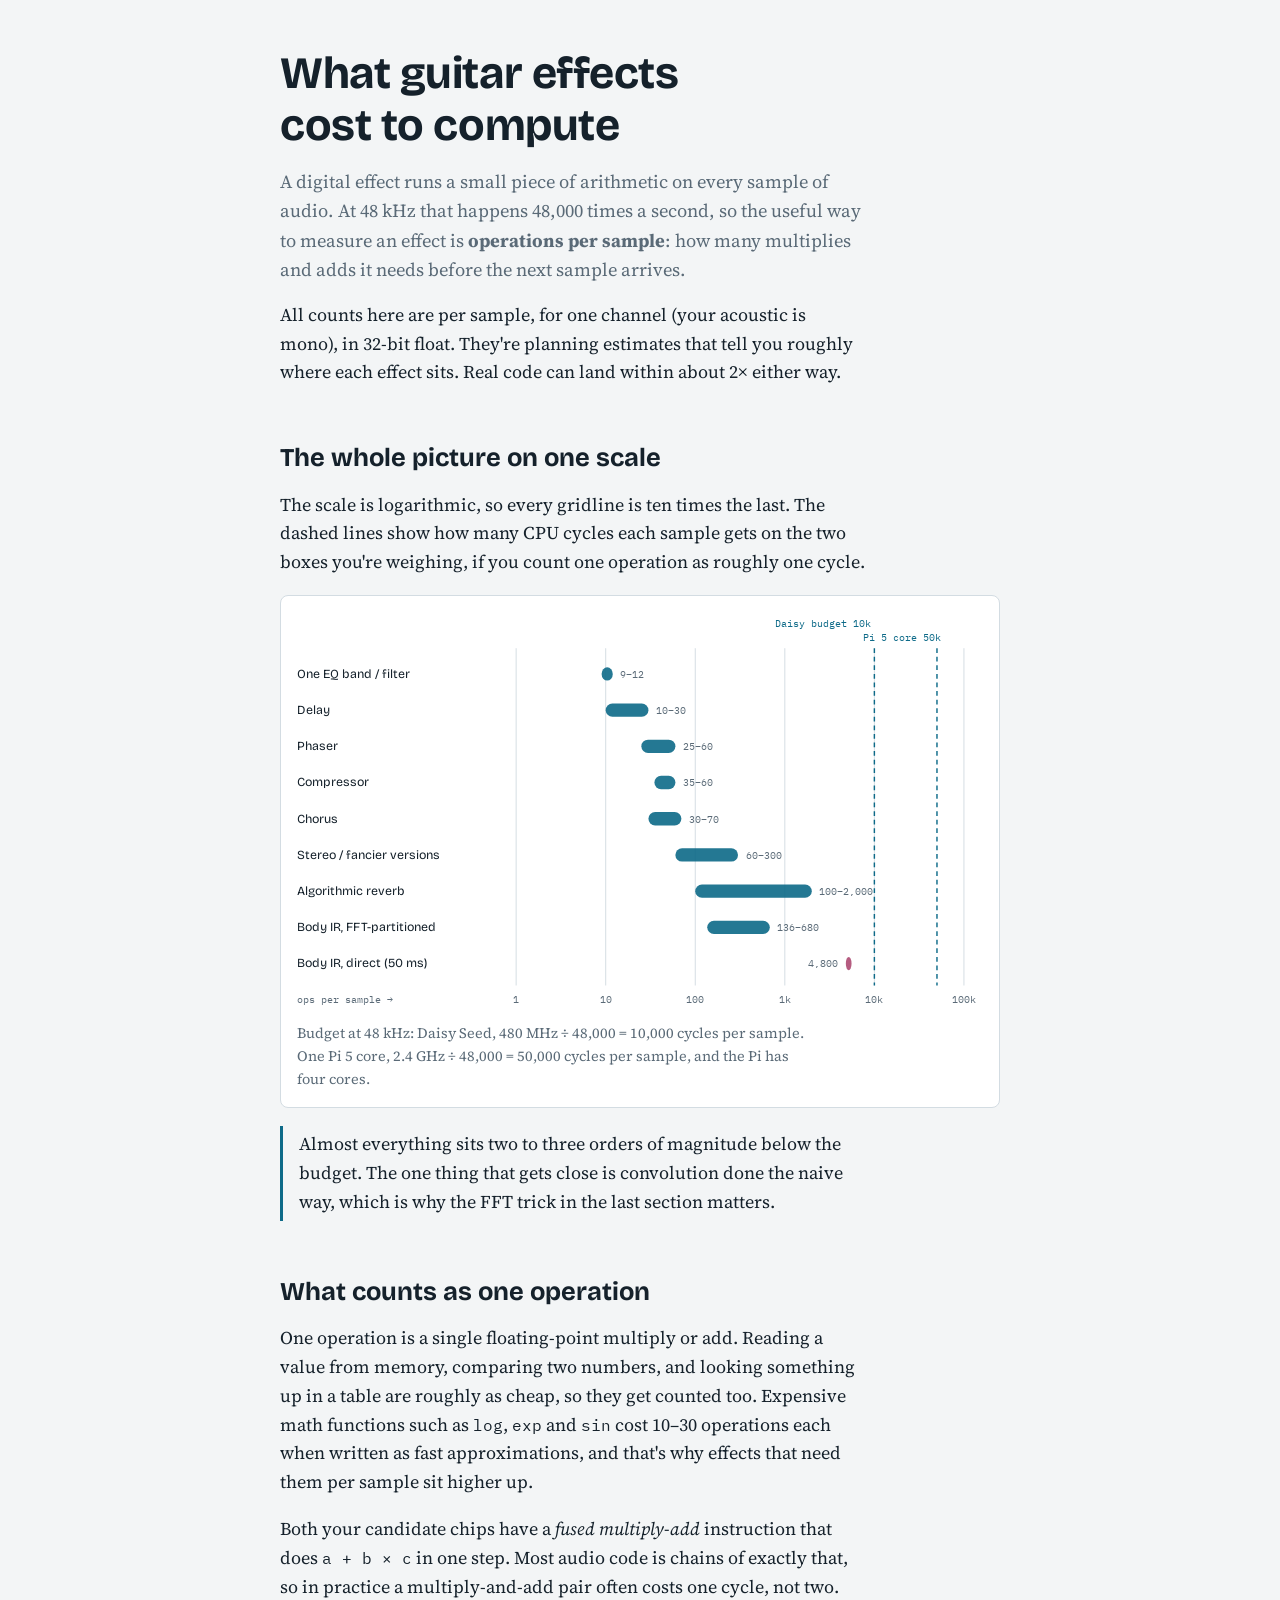
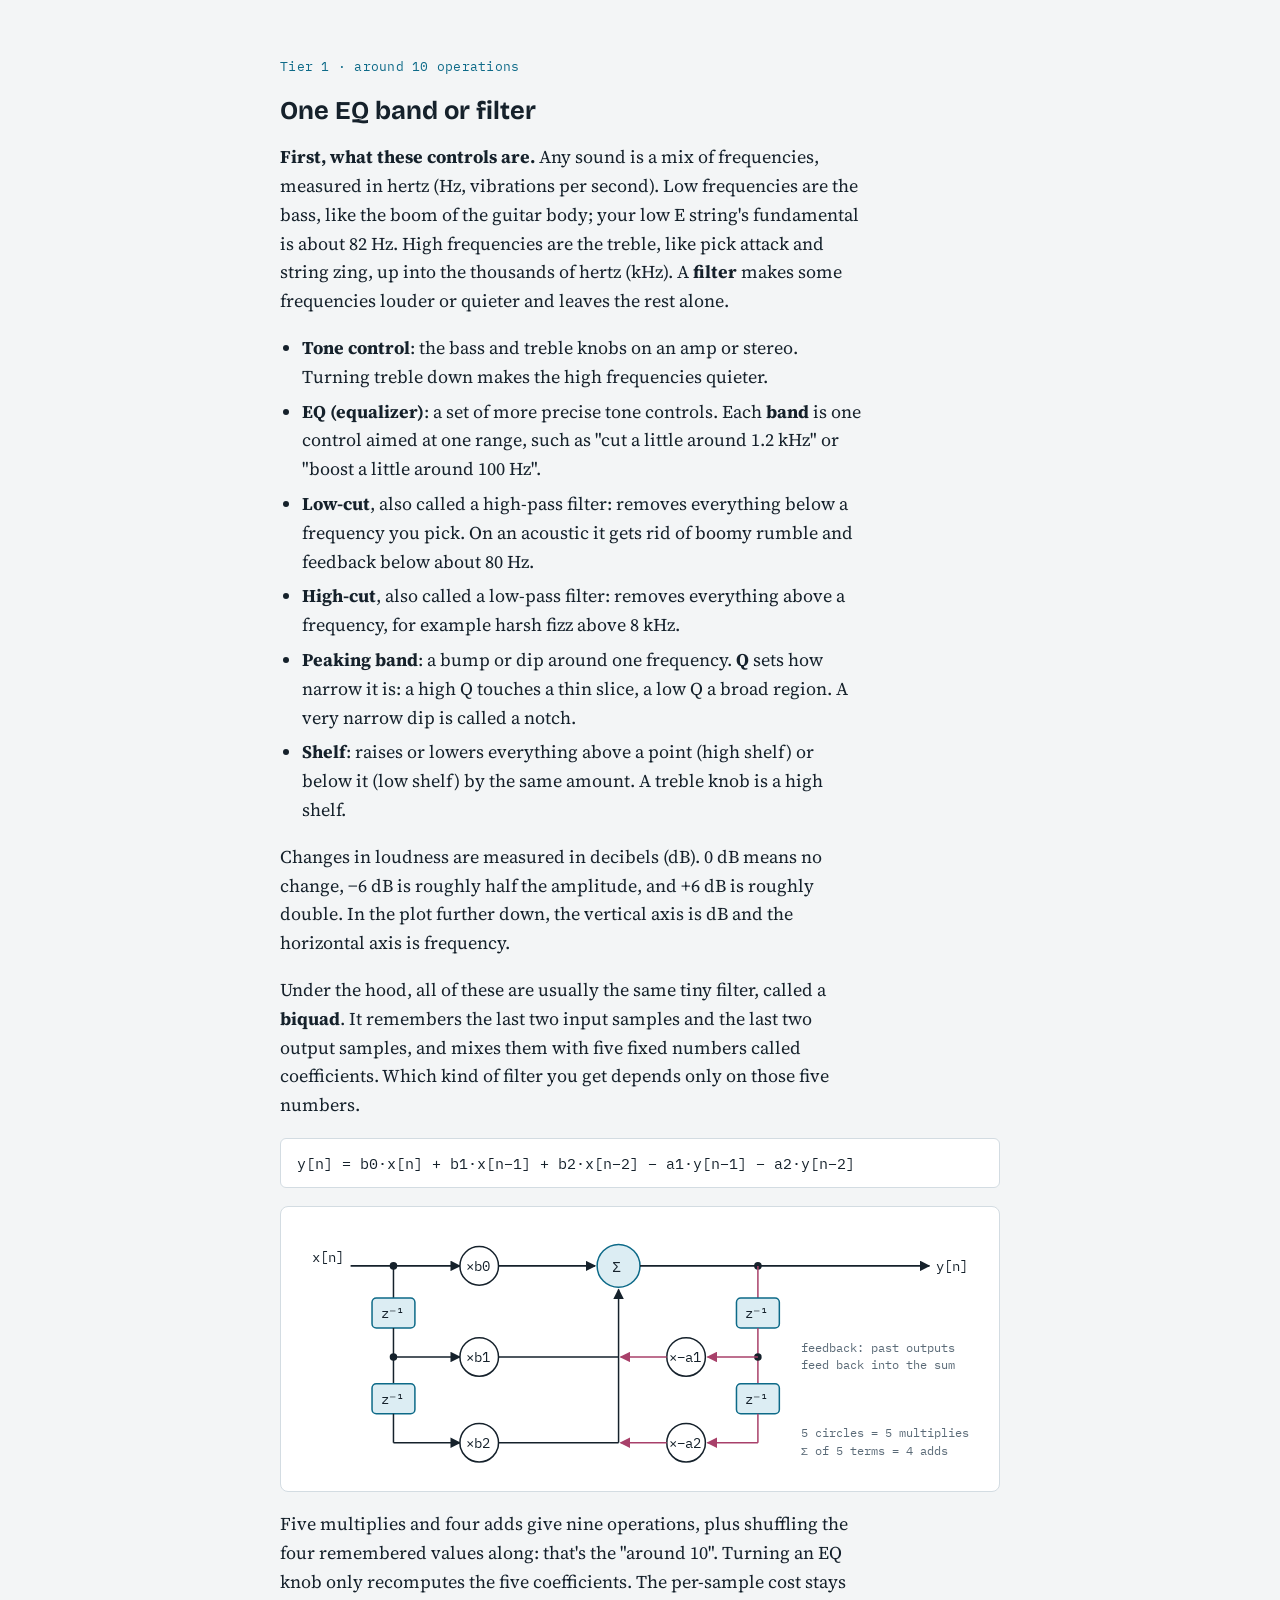
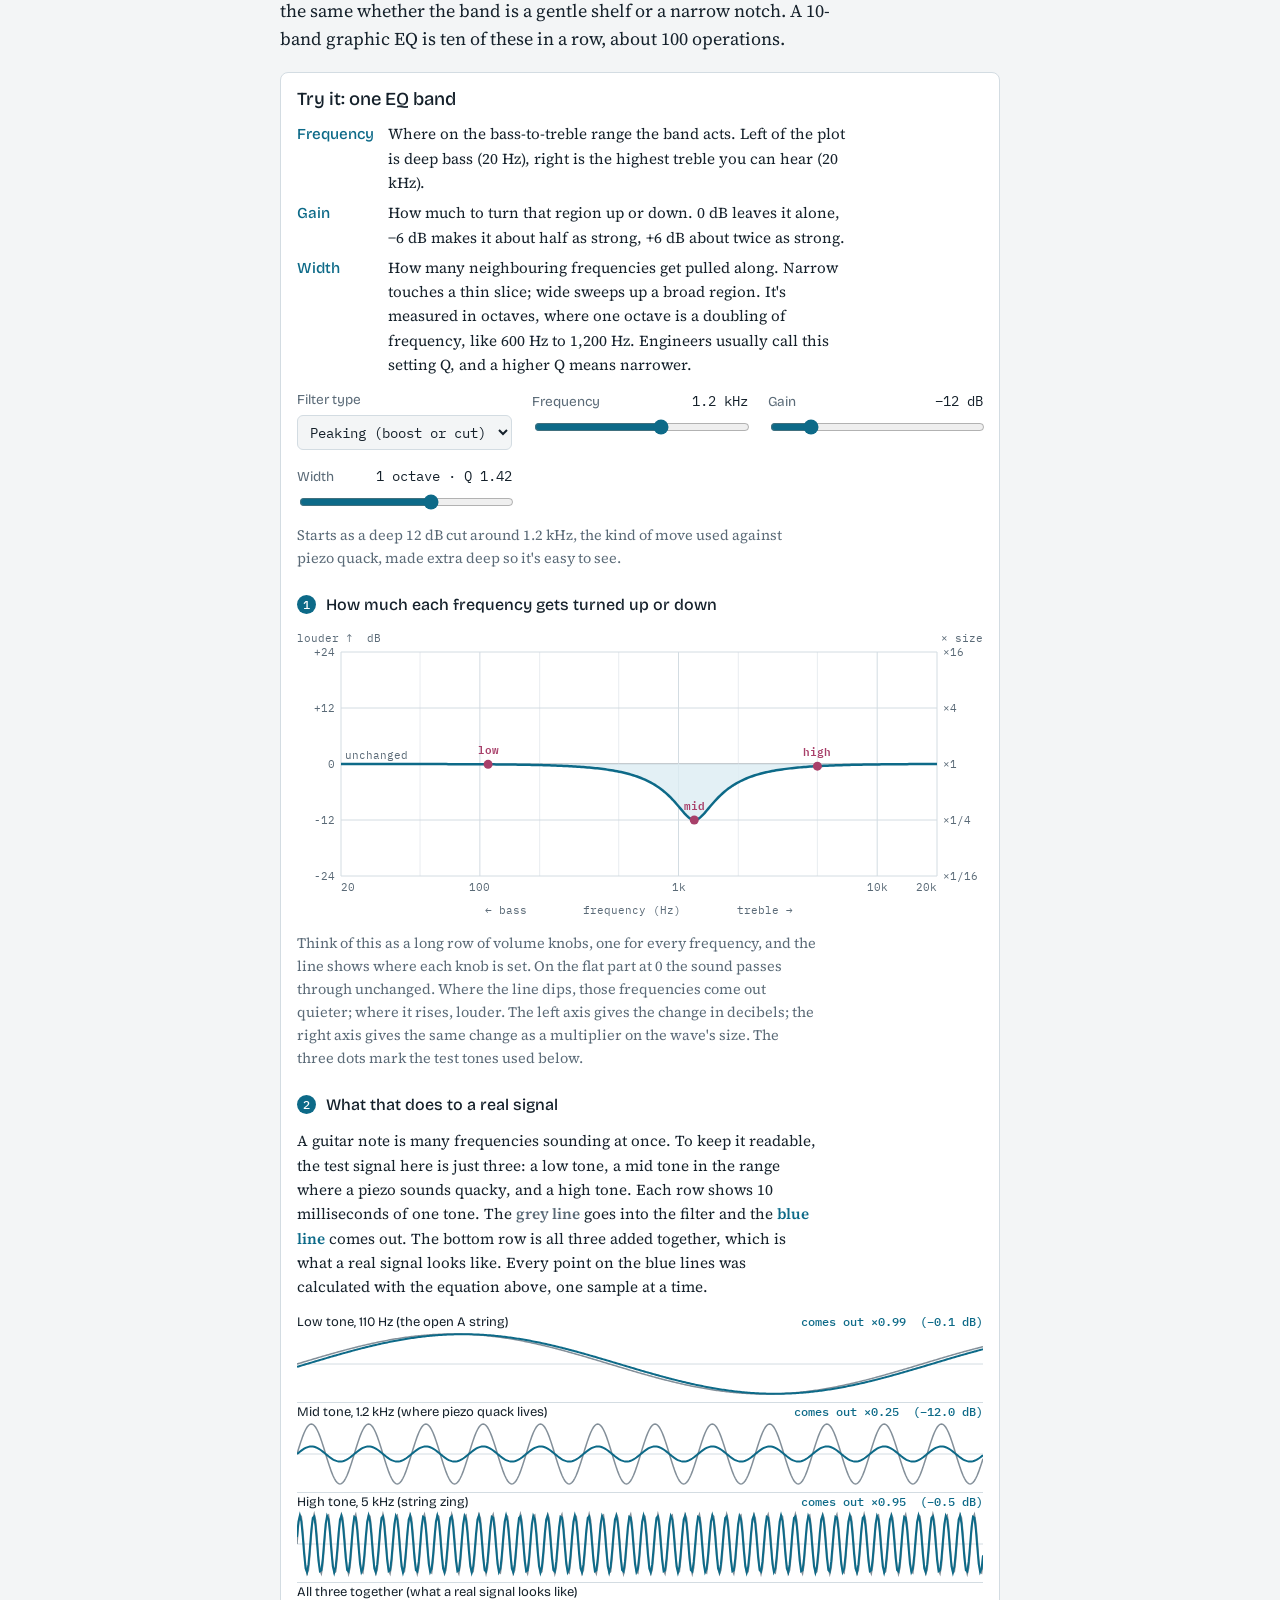
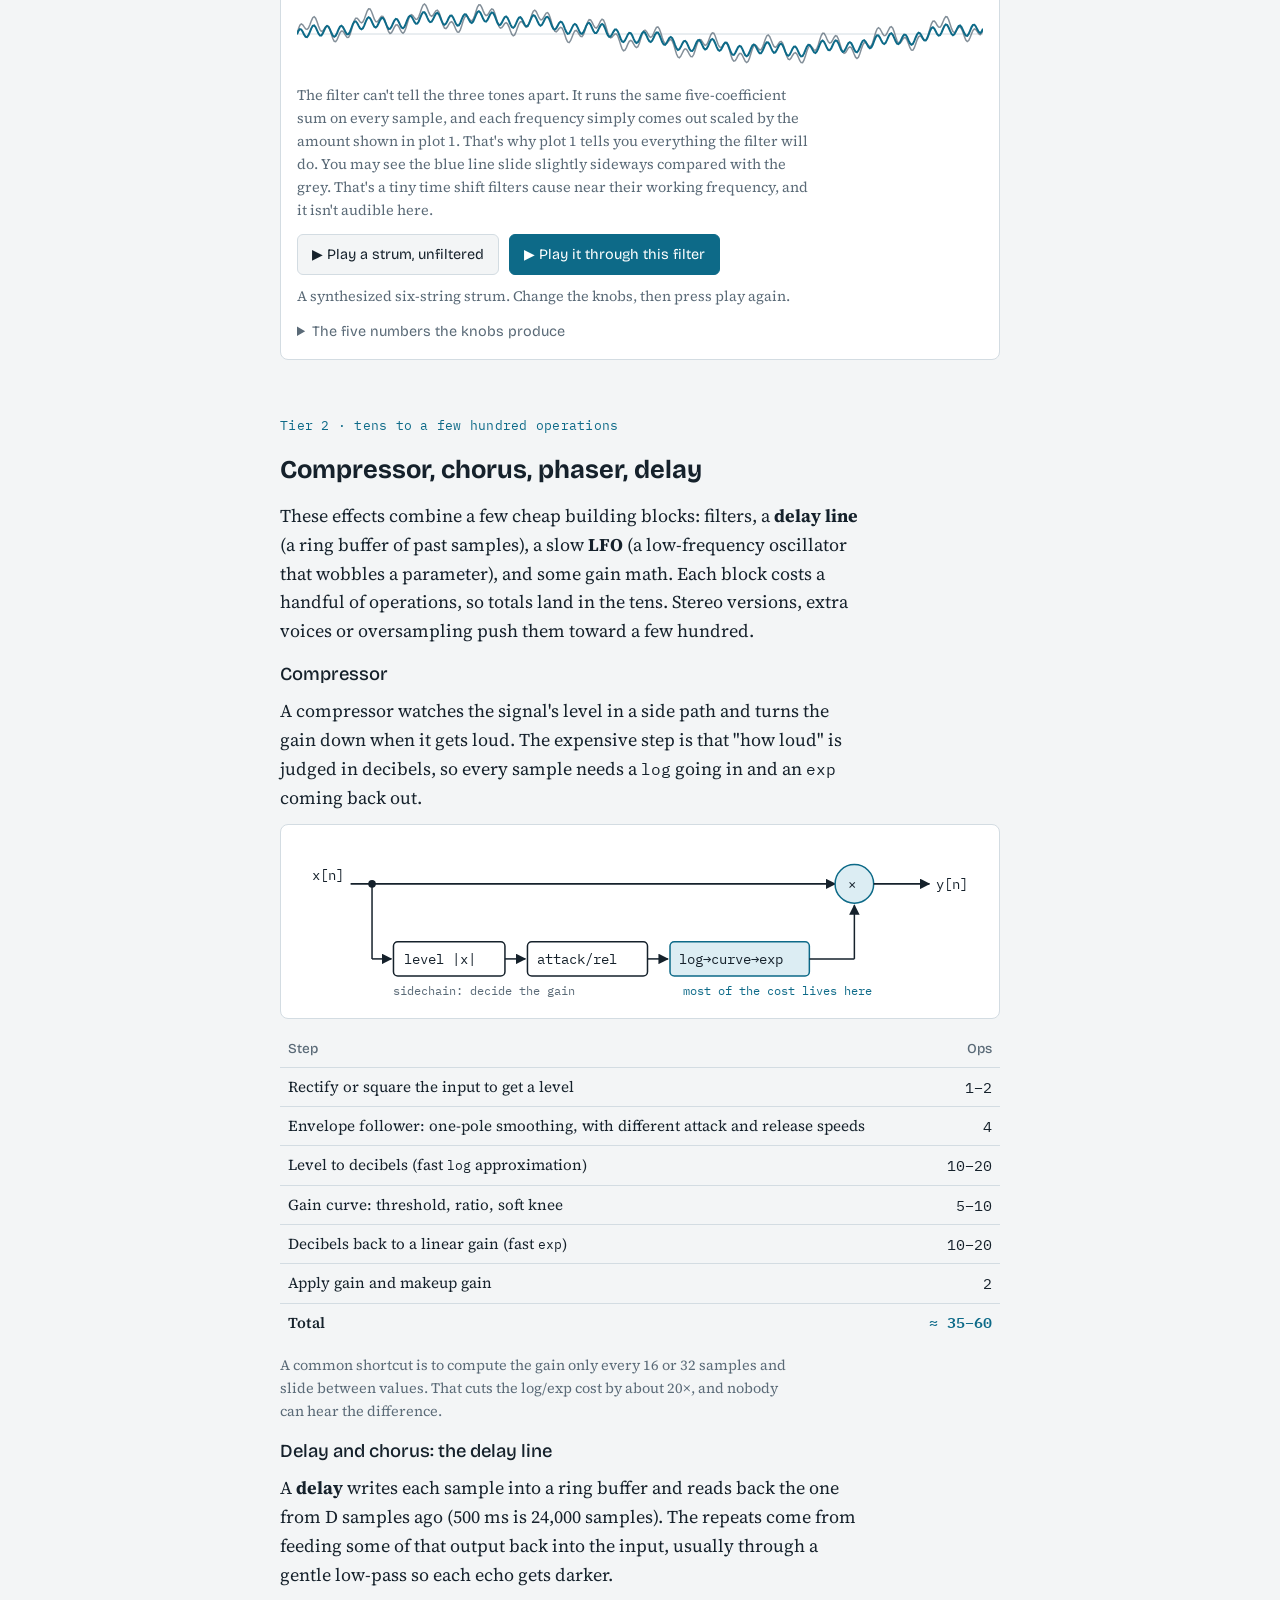
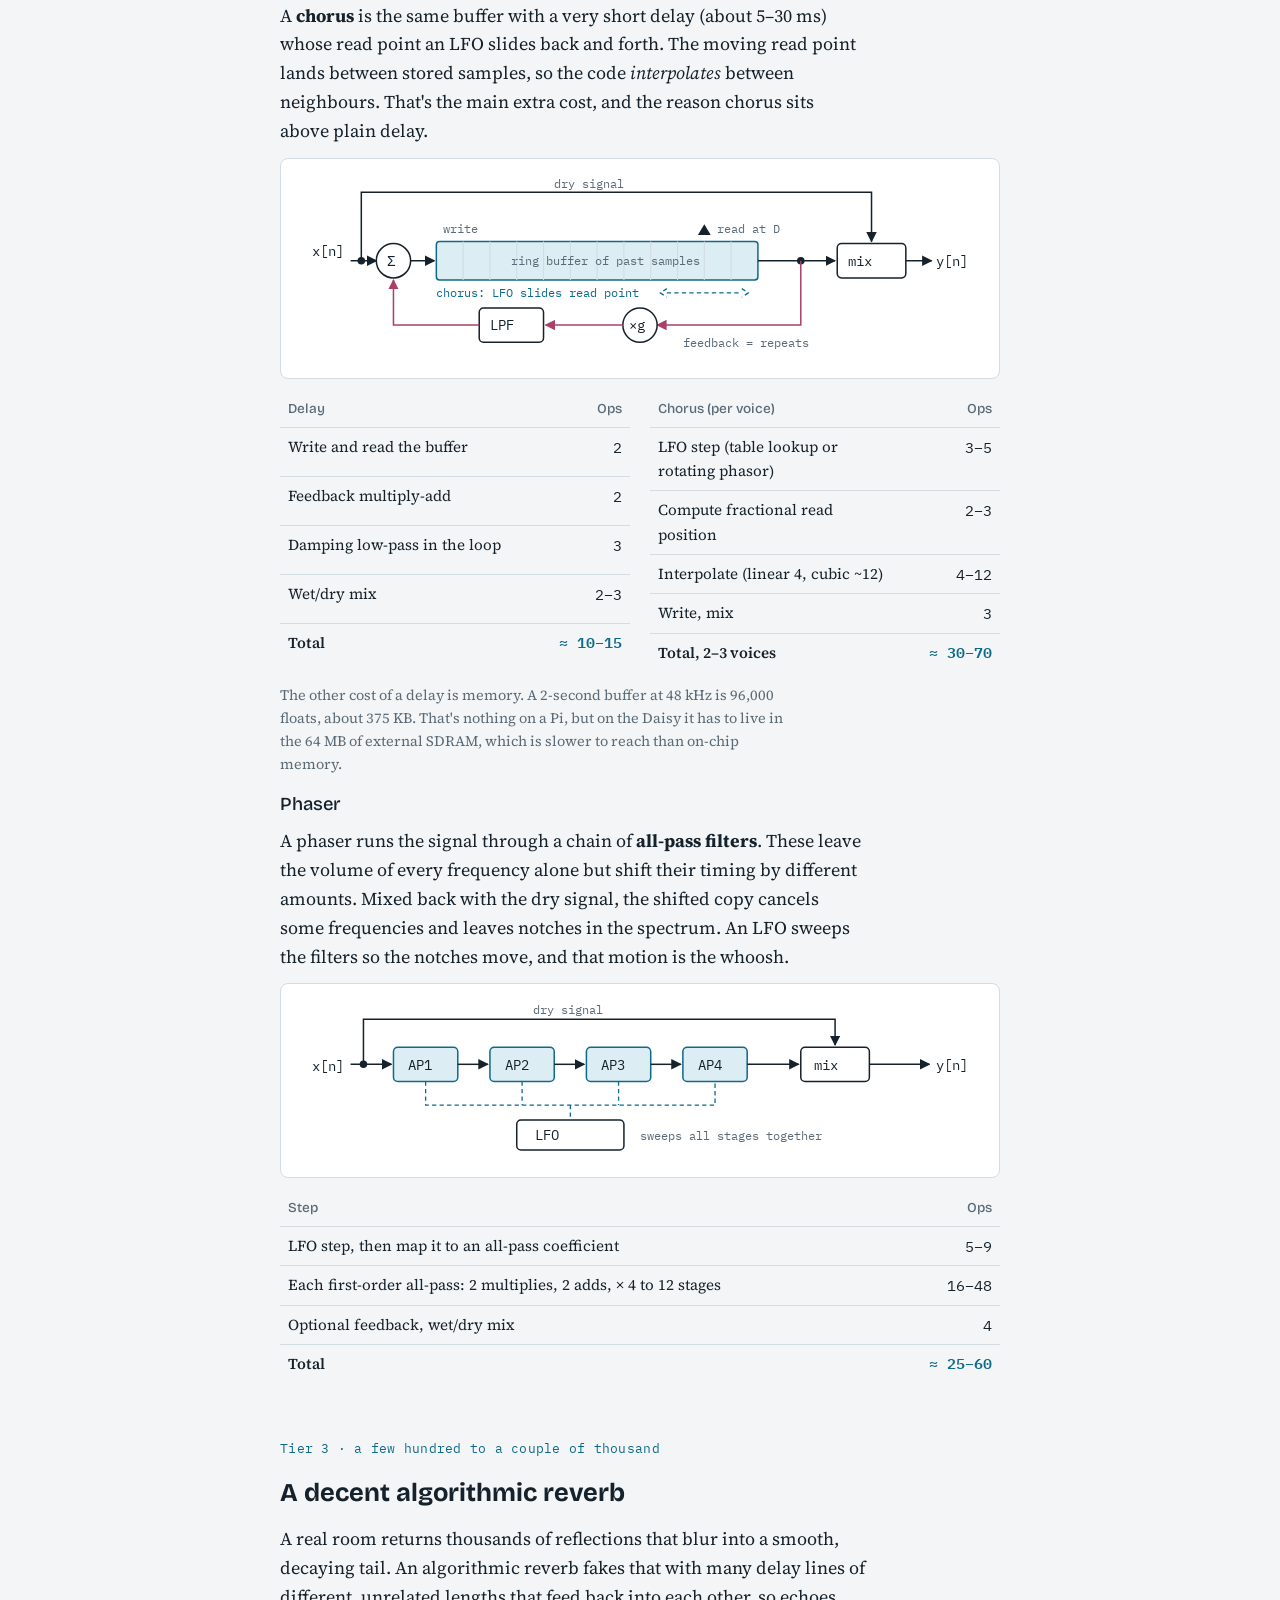
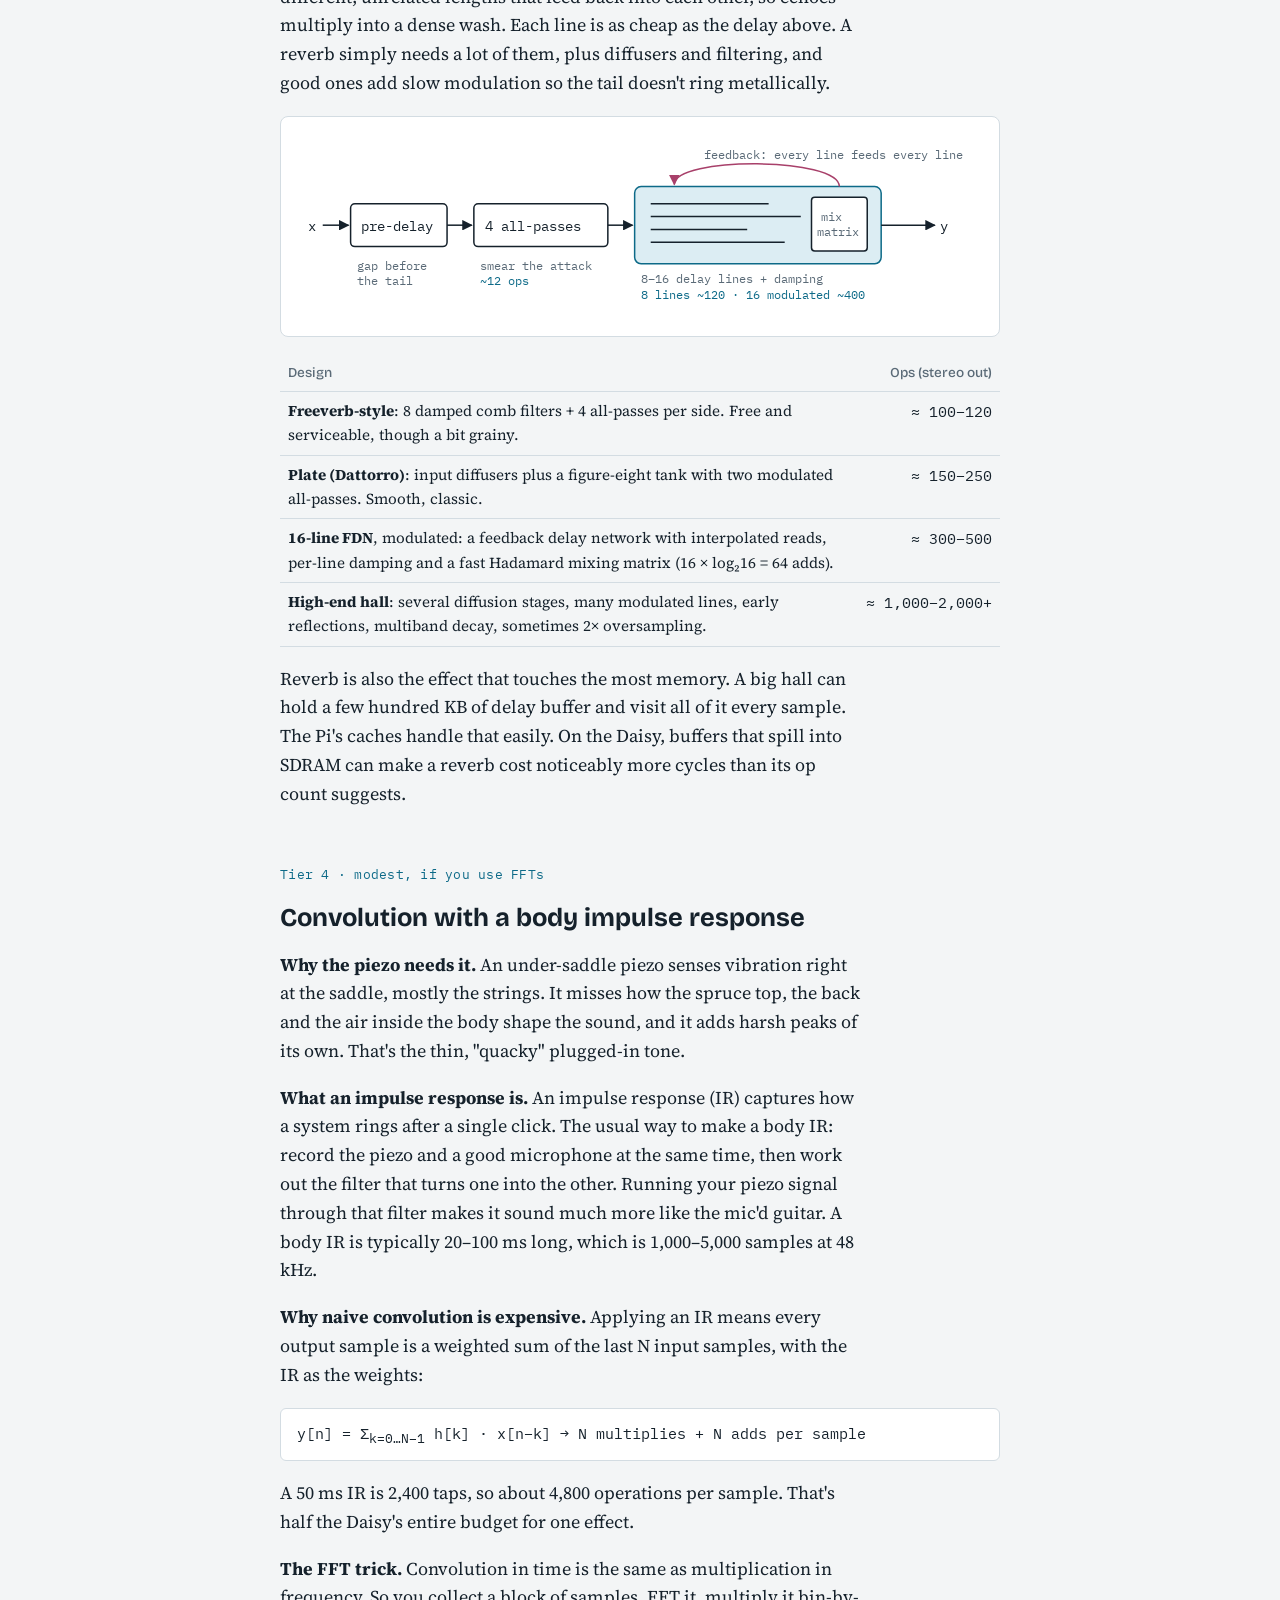
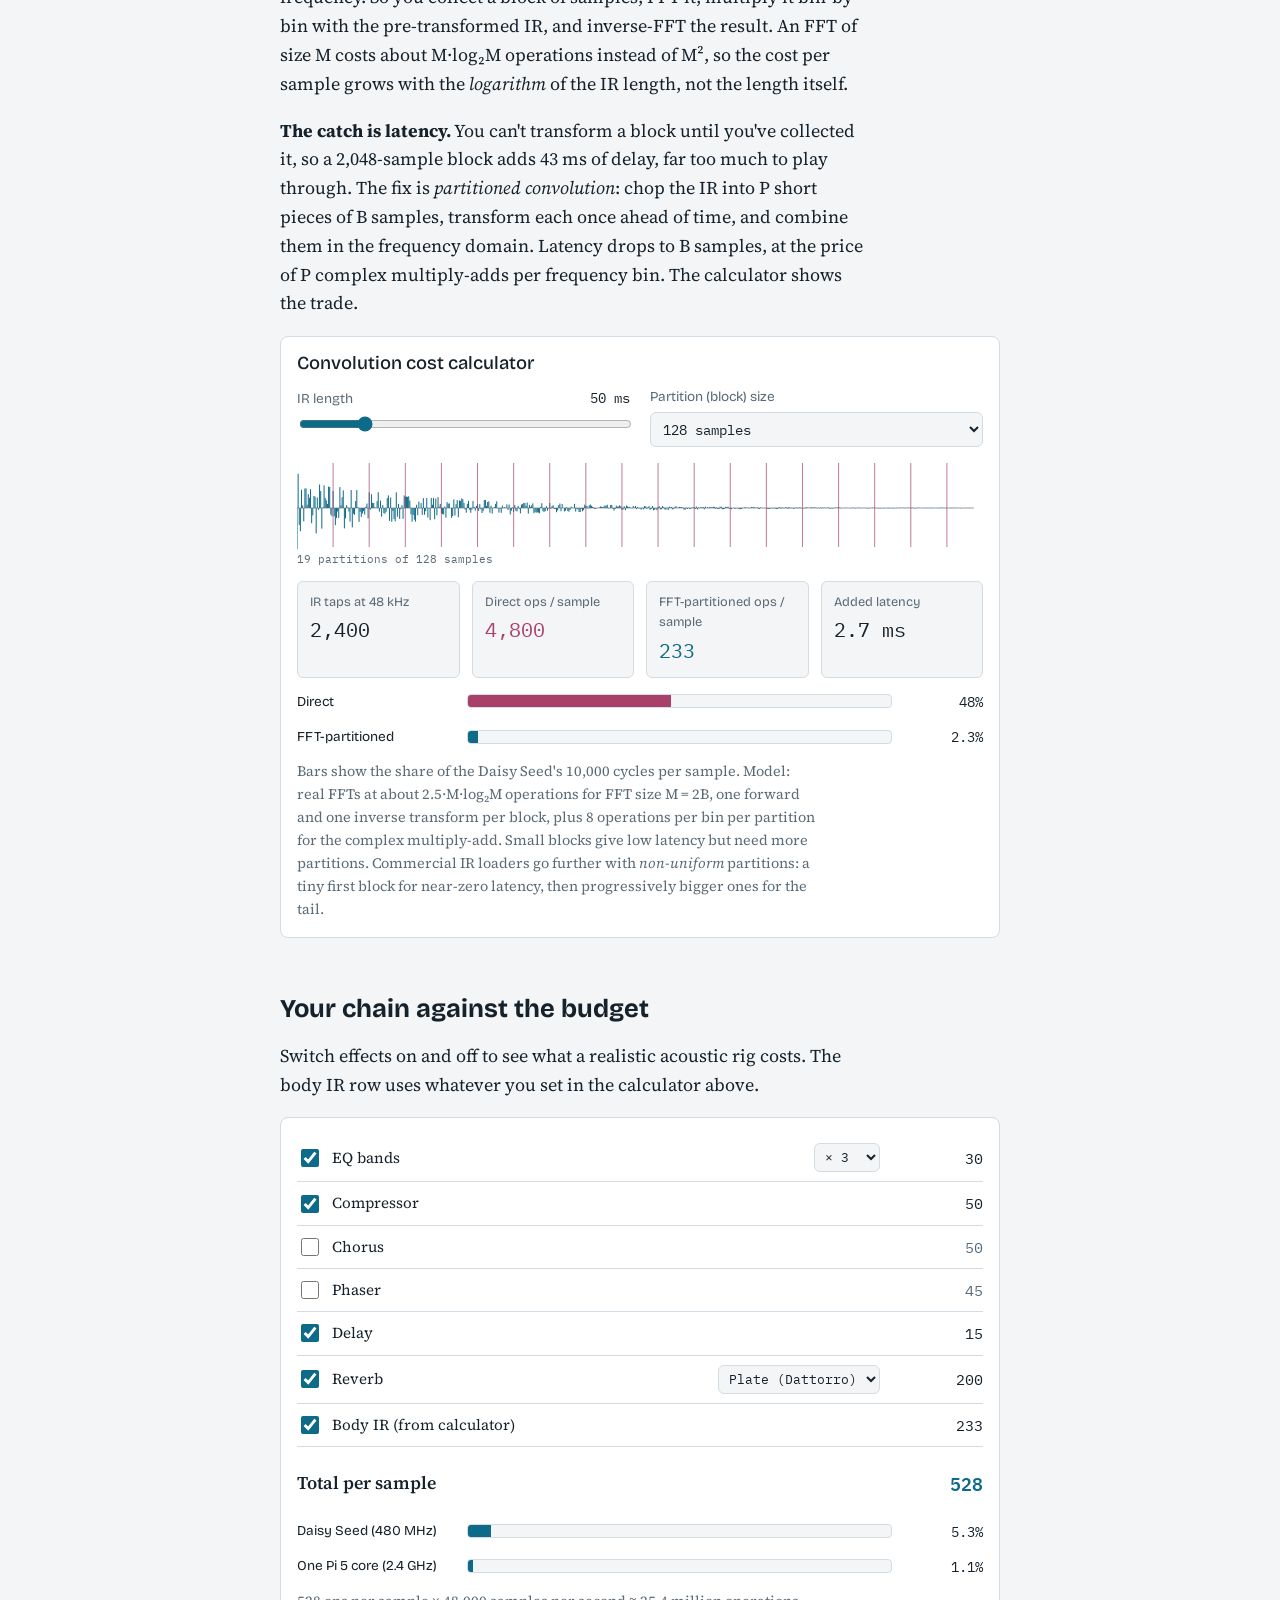
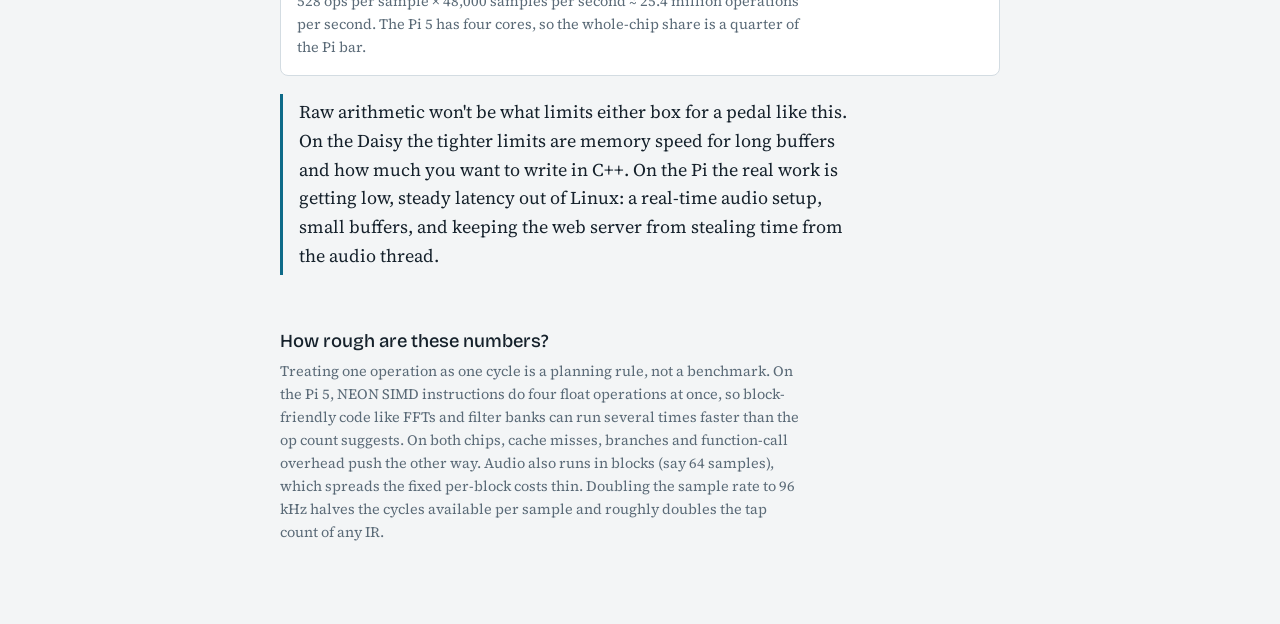
<file: explainers/effects-compute-cost.html>
<!DOCTYPE html>
<html lang="en">
<head>
<meta charset="utf-8">
<meta name="viewport" content="width=device-width, initial-scale=1">
<title>What Guitar Effects Cost to Compute</title>
<link rel="preconnect" href="https://fonts.googleapis.com">
<link rel="preconnect" href="https://fonts.gstatic.com" crossorigin>
<link href="https://fonts.googleapis.com/css2?family=Bricolage+Grotesque:opsz,wght@12..96,500;12..96,700&family=IBM+Plex+Mono:wght@400;500&family=Source+Serif+4:ital,opsz,wght@0,8..60,400;0,8..60,600;1,8..60,400&display=swap" rel="stylesheet">
<style>
/* Layout idea: one readable column with wider figures; each effect is a section with a diagram + an op-count ledger; interactive tools sit where the concept is explained. */
:root {
  --bg: #f3f5f6;
  --surface: #ffffff;
  --ink: #15212b;
  --muted: #5a6a77;
  --line: #d3dce2;
  --accent: #0d6a88;
  --accent-soft: #dcedf3;
  --accent-2: #a8406a;
  --accent-2-soft: #f5e1e9;
  --ok: #2f7d4f;
  --font-display: "Bricolage Grotesque", "Helvetica Neue", Arial, sans-serif;
  --font-body: "Source Serif 4", Georgia, "Times New Roman", serif;
  --font-mono: "IBM Plex Mono", ui-monospace, "SF Mono", Menlo, Consolas, monospace;
  color-scheme: light;
}
@media (prefers-color-scheme: dark) {
  :root:not([data-theme="light"]) {
    --bg: #0d141a;
    --surface: #141e26;
    --ink: #e3eaef;
    --muted: #91a2af;
    --line: #283741;
    --accent: #52b5d6;
    --accent-soft: #163341;
    --accent-2: #e2809f;
    --accent-2-soft: #3a1f2b;
    --ok: #6cc28f;
    color-scheme: dark;
  }
}
:root[data-theme="dark"] {
  --bg: #0d141a;
  --surface: #141e26;
  --ink: #e3eaef;
  --muted: #91a2af;
  --line: #283741;
  --accent: #52b5d6;
  --accent-soft: #163341;
  --accent-2: #e2809f;
  --accent-2-soft: #3a1f2b;
  --ok: #6cc28f;
  color-scheme: dark;
}

* { box-sizing: border-box; }
html { -webkit-text-size-adjust: 100%; }
body {
  margin: 0;
  background: var(--bg);
  color: var(--ink);
  font-family: var(--font-body);
  font-size: 18px;
  line-height: 1.6;
}
main {
  max-width: 760px;
  margin: 0 auto;
  padding: 48px 20px 80px;
  display: flex;
  flex-direction: column;
  gap: 56px;
}
h1, h2, h3 {
  font-family: var(--font-display);
  line-height: 1.15;
  text-wrap: balance;
  margin: 0;
}
h1 { font-size: clamp(2rem, 5vw, 2.8rem); font-weight: 700; letter-spacing: -0.01em; }
h2 { font-size: 1.6rem; font-weight: 700; }
h3 { font-size: 1.15rem; font-weight: 500; }
p { margin: 0; max-width: 65ch; }
section { display: flex; flex-direction: column; gap: 18px; }
.lede { font-size: 1.15rem; color: var(--muted); }
.tier {
  font-family: var(--font-mono);
  font-size: 0.8rem;
  color: var(--accent);
  letter-spacing: 0.02em;
}
header { display: flex; flex-direction: column; gap: 16px; }
code, .mono { font-family: var(--font-mono); font-size: 0.88em; }
.eq {
  font-family: var(--font-mono);
  font-size: 0.95rem;
  background: var(--surface);
  border: 1px solid var(--line);
  border-radius: 6px;
  padding: 12px 16px;
  overflow-x: auto;
  white-space: nowrap;
}
.figure {
  background: var(--surface);
  border: 1px solid var(--line);
  border-radius: 8px;
  padding: 16px;
  display: flex;
  flex-direction: column;
  gap: 12px;
}
.figure .scroll { overflow-x: auto; }
.caption { font-size: 0.9rem; color: var(--muted); }
.callout {
  border-left: 3px solid var(--accent);
  padding: 4px 0 4px 16px;
  color: var(--ink);
}

/* diagrams */
svg.diagram { display: block; width: 100%; min-width: 560px; height: auto; }
.d-box { fill: var(--surface); stroke: var(--ink); stroke-width: 1.4; }
.d-hl { fill: var(--accent-soft); stroke: var(--accent); stroke-width: 1.4; }
.d-line { stroke: var(--ink); stroke-width: 1.4; fill: none; }
.d-dash { stroke: var(--accent); stroke-width: 1.2; stroke-dasharray: 4 3; fill: none; }
.d-fb { stroke: var(--accent-2); stroke-width: 1.4; fill: none; }
.d-text { fill: var(--ink); font-family: var(--font-mono); font-size: 13px; }
.d-small { fill: var(--muted); font-family: var(--font-mono); font-size: 11px; }
.d-acc { fill: var(--accent); font-family: var(--font-mono); font-size: 11px; }
.d-dot { fill: var(--ink); }
.d-head { fill: var(--ink); }
.d-head-fb { fill: var(--accent-2); }
.d-cell { stroke: var(--line); stroke-width: 1; }

/* ledger tables */
table.ledger {
  width: 100%;
  border-collapse: collapse;
  font-size: 0.95rem;
}
.ledger th, .ledger td {
  text-align: left;
  padding: 7px 8px;
  border-bottom: 1px solid var(--line);
  vertical-align: top;
}
.ledger th { font-family: var(--font-display); font-weight: 500; font-size: 0.85rem; color: var(--muted); }
.ledger td.n { font-family: var(--font-mono); font-variant-numeric: tabular-nums; text-align: right; white-space: nowrap; width: 7em; }
.ledger th.n { text-align: right; }
.ledger tr.total td { font-weight: 600; border-bottom: none; }
.ledger tr.total td.n { color: var(--accent); }

.glossary { margin: 0; padding-left: 1.2em; display: flex; flex-direction: column; gap: 6px; max-width: 65ch; }
.knobs { margin: 0; display: grid; grid-template-columns: max-content 1fr; gap: 6px 14px; font-size: 0.95rem; max-width: 70ch; }
.knobs dt { font-family: var(--font-display); font-weight: 500; color: var(--accent); }
.knobs dd { margin: 0; }
.plot-title { font-family: var(--font-display); font-weight: 500; font-size: 1rem; margin: 10px 0 0; display: flex; gap: 10px; align-items: center; }
.plot-title .num { font-family: var(--font-mono); font-size: 0.75rem; color: var(--surface); background: var(--accent); border-radius: 50%; width: 1.6em; height: 1.6em; display: inline-flex; align-items: center; justify-content: center; flex: none; }
.sub { font-size: 0.95rem; }
.key-in { color: var(--muted); font-weight: 600; }
.key-out { color: var(--accent); font-weight: 600; }
.play { display: flex; flex-wrap: wrap; gap: 10px; align-items: center; }
.play button {
  font: inherit; font-family: var(--font-display); font-size: 0.9rem;
  padding: 8px 14px; border-radius: 6px; cursor: pointer;
  border: 1px solid var(--line); background: var(--bg); color: var(--ink);
}
.play button.primary { background: var(--accent); border-color: var(--accent); color: var(--surface); }
.play button:hover { border-color: var(--accent); }
.coef-details summary { cursor: pointer; font-family: var(--font-display); font-size: 0.9rem; color: var(--muted); }
.coef-details[open] summary { margin-bottom: 8px; }
.ctl.off { opacity: 0.45; }
@media (max-width: 520px) { .knobs { grid-template-columns: 1fr; } .knobs dd { margin-bottom: 6px; } }
.grid2 { display: grid; grid-template-columns: repeat(auto-fit, minmax(320px, 1fr)); gap: 20px; }
.effect { display: flex; flex-direction: column; gap: 12px; }

/* controls */
.controls { display: grid; grid-template-columns: repeat(auto-fit, minmax(180px, 1fr)); gap: 14px 20px; }
.ctl { display: flex; flex-direction: column; gap: 4px; font-family: var(--font-display); font-size: 0.85rem; color: var(--muted); }
.ctl output { font-family: var(--font-mono); color: var(--ink); font-size: 0.9rem; }
.ctl .row { display: flex; justify-content: space-between; align-items: baseline; gap: 8px; }
input[type="range"] { width: 100%; accent-color: var(--accent); }
select {
  font: inherit;
  font-family: var(--font-mono);
  font-size: 0.9rem;
  color: var(--ink);
  background: var(--bg);
  border: 1px solid var(--line);
  border-radius: 6px;
  padding: 6px 8px;
}
input:focus-visible, select:focus-visible, button:focus-visible {
  outline: 2px solid var(--accent);
  outline-offset: 2px;
}
canvas { display: block; width: 100%; }
.coefs {
  display: flex; flex-wrap: wrap; gap: 6px 18px;
  font-family: var(--font-mono); font-size: 0.85rem; font-variant-numeric: tabular-nums;
}
.coefs span b { color: var(--accent); font-weight: 500; }

.stats { display: grid; grid-template-columns: repeat(auto-fit, minmax(150px, 1fr)); gap: 12px; }
.stat {
  background: var(--bg);
  border: 1px solid var(--line);
  border-radius: 6px;
  padding: 10px 12px;
  display: flex; flex-direction: column; gap: 2px;
}
.stat .k { font-family: var(--font-display); font-size: 0.8rem; color: var(--muted); }
.stat .v { font-family: var(--font-mono); font-size: 1.25rem; font-variant-numeric: tabular-nums; }
.stat .v.acc { color: var(--accent); }
.stat .v.acc2 { color: var(--accent-2); }

.bars { display: flex; flex-direction: column; gap: 12px; }
.bar-row { display: grid; grid-template-columns: 11em 1fr 5.5em; gap: 12px; align-items: center; font-size: 0.9rem; }
.bar-row .lab { font-family: var(--font-display); font-size: 0.85rem; }
.bar-row .pct { font-family: var(--font-mono); text-align: right; font-variant-numeric: tabular-nums; }
.track { height: 14px; background: var(--bg); border: 1px solid var(--line); border-radius: 4px; overflow: hidden; }
.fill { height: 100%; background: var(--accent); width: 0; transition: width 0.25s ease; }
.fill.alt { background: var(--accent-2); }

.chain { display: flex; flex-direction: column; }
.chain-item {
  display: grid; grid-template-columns: 1fr auto 6em; gap: 12px; align-items: center;
  padding: 9px 0; border-bottom: 1px solid var(--line); font-size: 0.95rem;
}
.chain-item label { display: flex; gap: 10px; align-items: center; cursor: pointer; }
.chain-item input[type="checkbox"] { accent-color: var(--accent); width: 18px; height: 18px; }
.chain-item .n { font-family: var(--font-mono); text-align: right; font-variant-numeric: tabular-nums; color: var(--muted); }
.chain-item.on .n { color: var(--ink); }
.chain-item select { font-size: 0.8rem; padding: 4px 6px; }
.chain-total { display: grid; grid-template-columns: 1fr 6em; padding: 10px 0; font-weight: 600; }
.chain-total .n { font-family: var(--font-mono); text-align: right; color: var(--accent); }

.notes { font-size: 0.9rem; color: var(--muted); display: flex; flex-direction: column; gap: 8px; }
.notes h3 { color: var(--ink); }

@media (max-width: 520px) {
  body { font-size: 17px; }
  .bar-row { grid-template-columns: 1fr 4.5em; }
  .bar-row .track { grid-column: 1 / -1; grid-row: 2; }
  .chain-item { grid-template-columns: 1fr 5em; }
  .chain-item .extra { grid-column: 1 / -1; }
}
@media (prefers-reduced-motion: reduce) {
  .fill { transition: none; }
}
</style>
</head>
<body>
<main>

<header>
  <h1>What guitar effects cost to compute</h1>
  <p class="lede">A digital effect runs a small piece of arithmetic on every sample of audio. At 48&nbsp;kHz that happens 48,000 times a second, so the useful way to measure an effect is <strong>operations per sample</strong>: how many multiplies and adds it needs before the next sample arrives.</p>
  <p>All counts here are per sample, for one channel (your acoustic is mono), in 32-bit float. They're planning estimates that tell you roughly where each effect sits. Real code can land within about 2× either way.</p>
</header>

<section id="scale">
  <h2>The whole picture on one scale</h2>
  <p>The scale is logarithmic, so every gridline is ten times the last. The dashed lines show how many CPU cycles each sample gets on the two boxes you're weighing, if you count one operation as roughly one cycle.</p>
  <div class="figure">
    <div class="scroll"><svg id="scaleChart" class="diagram" viewBox="0 0 720 420" role="img" aria-label="Log-scale chart of operations per sample for each effect, against the per-sample cycle budgets of a Daisy Seed and one Raspberry Pi 5 core"></svg></div>
    <p class="caption">Budget at 48 kHz: Daisy Seed, 480 MHz ÷ 48,000 = 10,000 cycles per sample. One Pi 5 core, 2.4 GHz ÷ 48,000 = 50,000 cycles per sample, and the Pi has four cores.</p>
  </div>
  <p class="callout">Almost everything sits two to three orders of magnitude below the budget. The one thing that gets close is convolution done the naive way, which is why the FFT trick in the last section matters.</p>
</section>

<section id="unit">
  <h2>What counts as one operation</h2>
  <p>One operation is a single floating-point multiply or add. Reading a value from memory, comparing two numbers, and looking something up in a table are roughly as cheap, so they get counted too. Expensive math functions such as <code>log</code>, <code>exp</code> and <code>sin</code> cost 10–30 operations each when written as fast approximations, and that's why effects that need them per sample sit higher up.</p>
  <p>Both your candidate chips have a <em>fused multiply-add</em> instruction that does <code>a + b × c</code> in one step. Most audio code is chains of exactly that, so in practice a multiply-and-add pair often costs one cycle, not two.</p>
</section>

<!-- ============ TIER 1 ============ -->
<section id="filter">
  <span class="tier">Tier 1 · around 10 operations</span>
  <h2>One EQ band or filter</h2>
  <p><strong>First, what these controls are.</strong> Any sound is a mix of frequencies, measured in hertz (Hz, vibrations per second). Low frequencies are the bass, like the boom of the guitar body; your low E string's fundamental is about 82 Hz. High frequencies are the treble, like pick attack and string zing, up into the thousands of hertz (kHz). A <strong>filter</strong> makes some frequencies louder or quieter and leaves the rest alone.</p>
  <ul class="glossary">
    <li><strong>Tone control</strong>: the bass and treble knobs on an amp or stereo. Turning treble down makes the high frequencies quieter.</li>
    <li><strong>EQ (equalizer)</strong>: a set of more precise tone controls. Each <strong>band</strong> is one control aimed at one range, such as "cut a little around 1.2 kHz" or "boost a little around 100 Hz".</li>
    <li><strong>Low-cut</strong>, also called a high-pass filter: removes everything below a frequency you pick. On an acoustic it gets rid of boomy rumble and feedback below about 80 Hz.</li>
    <li><strong>High-cut</strong>, also called a low-pass filter: removes everything above a frequency, for example harsh fizz above 8 kHz.</li>
    <li><strong>Peaking band</strong>: a bump or dip around one frequency. <strong>Q</strong> sets how narrow it is: a high Q touches a thin slice, a low Q a broad region. A very narrow dip is called a notch.</li>
    <li><strong>Shelf</strong>: raises or lowers everything above a point (high shelf) or below it (low shelf) by the same amount. A treble knob is a high shelf.</li>
  </ul>
  <p>Changes in loudness are measured in decibels (dB). 0 dB means no change, −6 dB is roughly half the amplitude, and +6 dB is roughly double. In the plot further down, the vertical axis is dB and the horizontal axis is frequency.</p>
  <p>Under the hood, all of these are usually the same tiny filter, called a <strong>biquad</strong>. It remembers the last two input samples and the last two output samples, and mixes them with five fixed numbers called coefficients. Which kind of filter you get depends only on those five numbers.</p>
  <div class="eq">y[n] = b0·x[n] + b1·x[n−1] + b2·x[n−2] − a1·y[n−1] − a2·y[n−2]</div>
  <div class="figure">
    <div class="scroll">
    <svg class="diagram" viewBox="0 0 640 235" role="img" aria-label="Biquad filter block diagram, direct form one">
      <defs>
        <marker id="ah1" viewBox="0 0 10 10" refX="9" refY="5" markerWidth="7" markerHeight="7" orient="auto-start-reverse"><path d="M0,0 L10,5 L0,10 z" class="d-head"/></marker>
        <marker id="ah1fb" viewBox="0 0 10 10" refX="9" refY="5" markerWidth="7" markerHeight="7" orient="auto-start-reverse"><path d="M0,0 L10,5 L0,10 z" class="d-head-fb"/></marker>
      </defs>
      <text x="14" y="36" class="d-text">x[n]</text>
      <line x1="50" y1="40" x2="152" y2="40" class="d-line" marker-end="url(#ah1)"/>
      <circle cx="90" cy="40" r="3.5" class="d-dot"/>
      <!-- input delays -->
      <line x1="90" y1="40" x2="90" y2="70" class="d-line"/>
      <rect x="70" y="70" width="40" height="28" rx="4" class="d-hl"/><text x="78" y="89" class="d-text">z⁻¹</text>
      <line x1="90" y1="98" x2="90" y2="150" class="d-line"/>
      <circle cx="90" cy="125" r="3.5" class="d-dot"/>
      <rect x="70" y="150" width="40" height="28" rx="4" class="d-hl"/><text x="78" y="169" class="d-text">z⁻¹</text>
      <line x1="90" y1="178" x2="90" y2="205" class="d-line"/>
      <line x1="90" y1="125" x2="152" y2="125" class="d-line" marker-end="url(#ah1)"/>
      <line x1="90" y1="205" x2="152" y2="205" class="d-line" marker-end="url(#ah1)"/>
      <!-- feedforward gains -->
      <circle cx="170" cy="40" r="18" class="d-box"/><text x="158" y="45" class="d-text">×b0</text>
      <circle cx="170" cy="125" r="18" class="d-box"/><text x="158" y="130" class="d-text">×b1</text>
      <circle cx="170" cy="205" r="18" class="d-box"/><text x="158" y="210" class="d-text">×b2</text>
      <line x1="188" y1="40" x2="278" y2="40" class="d-line" marker-end="url(#ah1)"/>
      <line x1="188" y1="125" x2="300" y2="125" class="d-line"/>
      <line x1="188" y1="205" x2="300" y2="205" class="d-line"/>
      <line x1="300" y1="205" x2="300" y2="62" class="d-line" marker-end="url(#ah1)"/>
      <!-- sum -->
      <circle cx="300" cy="40" r="20" class="d-hl"/><text x="294" y="46" class="d-text">Σ</text>
      <line x1="320" y1="40" x2="590" y2="40" class="d-line" marker-end="url(#ah1)"/>
      <text x="596" y="45" class="d-text">y[n]</text>
      <circle cx="430" cy="40" r="3.5" class="d-dot"/>
      <!-- output delays (feedback) -->
      <line x1="430" y1="40" x2="430" y2="70" class="d-fb"/>
      <rect x="410" y="70" width="40" height="28" rx="4" class="d-hl"/><text x="418" y="89" class="d-text">z⁻¹</text>
      <line x1="430" y1="98" x2="430" y2="150" class="d-fb"/>
      <circle cx="430" cy="125" r="3.5" class="d-dot"/>
      <rect x="410" y="150" width="40" height="28" rx="4" class="d-hl"/><text x="418" y="169" class="d-text">z⁻¹</text>
      <line x1="430" y1="178" x2="430" y2="205" class="d-fb"/>
      <line x1="430" y1="125" x2="383" y2="125" class="d-fb" marker-end="url(#ah1fb)"/>
      <line x1="430" y1="205" x2="383" y2="205" class="d-fb" marker-end="url(#ah1fb)"/>
      <circle cx="363" cy="125" r="18" class="d-box"/><text x="347" y="130" class="d-text">×−a1</text>
      <circle cx="363" cy="205" r="18" class="d-box"/><text x="347" y="210" class="d-text">×−a2</text>
      <line x1="345" y1="125" x2="302" y2="125" class="d-fb" marker-end="url(#ah1fb)"/>
      <line x1="345" y1="205" x2="302" y2="205" class="d-fb" marker-end="url(#ah1fb)"/>
      <text x="470" y="120" class="d-small">feedback: past outputs</text>
      <text x="470" y="136" class="d-small">feed back into the sum</text>
      <text x="470" y="200" class="d-small">5 circles = 5 multiplies</text>
      <text x="470" y="216" class="d-small">Σ of 5 terms = 4 adds</text>
    </svg>
    </div>
  </div>
  <p>Five multiplies and four adds give nine operations, plus shuffling the four remembered values along: that's the "around 10". Turning an EQ knob only recomputes the five coefficients. The per-sample cost stays the same whether the band is a gentle shelf or a narrow notch. A 10-band graphic EQ is ten of these in a row, about 100 operations.</p>

  <div class="figure" id="biquadFig">
    <h3>Try it: one EQ band</h3>
    <dl class="knobs">
      <dt>Frequency</dt><dd>Where on the bass-to-treble range the band acts. Left of the plot is deep bass (20 Hz), right is the highest treble you can hear (20 kHz).</dd>
      <dt>Gain</dt><dd>How much to turn that region up or down. 0 dB leaves it alone, −6 dB makes it about half as strong, +6 dB about twice as strong.</dd>
      <dt>Width</dt><dd>How many neighbouring frequencies get pulled along. Narrow touches a thin slice; wide sweeps up a broad region. It's measured in octaves, where one octave is a doubling of frequency, like 600 Hz to 1,200 Hz. Engineers usually call this setting Q, and a higher Q means narrower.</dd>
    </dl>
    <div class="controls">
      <label class="ctl" for="bqType"><span class="row">Filter type</span>
        <select id="bqType">
          <option value="peak" selected>Peaking (boost or cut)</option>
          <option value="highpass">Low-cut</option>
          <option value="lowpass">High-cut</option>
        </select>
      </label>
      <label class="ctl" for="bqFreq"><span class="row">Frequency <output id="bqFreqOut">1.2 kHz</output></span>
        <input id="bqFreq" type="range" min="0" max="1000" value="593">
      </label>
      <label class="ctl" for="bqGain"><span class="row">Gain <output id="bqGainOut">−12 dB</output></span>
        <input id="bqGain" type="range" min="-18" max="18" step="0.5" value="-12">
      </label>
      <label class="ctl" for="bqWidth"><span class="row">Width <output id="bqWidthOut">1 octave</output></span>
        <input id="bqWidth" type="range" min="0" max="1000" value="624">
      </label>
    </div>
    <p class="caption" id="bqTypeNote"></p>

    <h4 class="plot-title"><span class="num">1</span> How much each frequency gets turned up or down</h4>
    <canvas id="bqCanvas" height="290" aria-label="How much the filter turns each frequency up or down"></canvas>
    <p class="caption">Think of this as a long row of volume knobs, one for every frequency, and the line shows where each knob is set. On the flat part at 0 the sound passes through unchanged. Where the line dips, those frequencies come out quieter; where it rises, louder. The left axis gives the change in decibels; the right axis gives the same change as a multiplier on the wave's size. The three dots mark the test tones used below.</p>

    <h4 class="plot-title"><span class="num">2</span> What that does to a real signal</h4>
    <p class="sub">A guitar note is many frequencies sounding at once. To keep it readable, the test signal here is just three: a low tone, a mid tone in the range where a piezo sounds quacky, and a high tone. Each row shows 10 milliseconds of one tone. The <span class="key-in">grey line</span> goes into the filter and the <span class="key-out">blue line</span> comes out. The bottom row is all three added together, which is what a real signal looks like. Every point on the blue lines was calculated with the equation above, one sample at a time.</p>
    <canvas id="sigCanvas" height="360" aria-label="Input and output waveforms for three test tones and their sum"></canvas>
    <p class="caption">The filter can't tell the three tones apart. It runs the same five-coefficient sum on every sample, and each frequency simply comes out scaled by the amount shown in plot 1. That's why plot 1 tells you everything the filter will do. You may see the blue line slide slightly sideways compared with the grey. That's a tiny time shift filters cause near their working frequency, and it isn't audible here.</p>

    <div class="play">
      <button type="button" id="playDry">▶ Play a strum, unfiltered</button>
      <button type="button" id="playWet" class="primary">▶ Play it through this filter</button>
      <span class="caption" id="playMsg">A synthesized six-string strum. Change the knobs, then press play again.</span>
    </div>

    <details class="coef-details">
      <summary>The five numbers the knobs produce</summary>
      <div class="coefs" id="bqCoefs"></div>
      <p class="caption">Moving a knob only changes these five coefficients. The work per sample is always 5 multiplies and 4 adds.</p>
    </details>
  </div>
</section>

<!-- ============ TIER 2 ============ -->
<section id="mod">
  <span class="tier">Tier 2 · tens to a few hundred operations</span>
  <h2>Compressor, chorus, phaser, delay</h2>
  <p>These effects combine a few cheap building blocks: filters, a <strong>delay line</strong> (a ring buffer of past samples), a slow <strong>LFO</strong> (a low-frequency oscillator that wobbles a parameter), and some gain math. Each block costs a handful of operations, so totals land in the tens. Stereo versions, extra voices or oversampling push them toward a few hundred.</p>

  <div class="effect" id="compressor">
    <h3>Compressor</h3>
    <p>A compressor watches the signal's level in a side path and turns the gain down when it gets loud. The expensive step is that "how loud" is judged in decibels, so every sample needs a <code>log</code> going in and an <code>exp</code> coming back out.</p>
    <div class="figure"><div class="scroll">
      <svg class="diagram" viewBox="0 0 640 150" role="img" aria-label="Compressor block diagram with a level-detection sidechain">
        <defs><marker id="ah2" viewBox="0 0 10 10" refX="9" refY="5" markerWidth="7" markerHeight="7" orient="auto"><path d="M0,0 L10,5 L0,10 z" class="d-head"/></marker></defs>
        <text x="14" y="36" class="d-text">x[n]</text>
        <line x1="50" y1="40" x2="502" y2="40" class="d-line" marker-end="url(#ah2)"/>
        <circle cx="70" cy="40" r="3.5" class="d-dot"/>
        <circle cx="520" cy="40" r="18" class="d-hl"/><text x="514" y="45" class="d-text">×</text>
        <line x1="538" y1="40" x2="590" y2="40" class="d-line" marker-end="url(#ah2)"/>
        <text x="596" y="45" class="d-text">y[n]</text>
        <line x1="70" y1="40" x2="70" y2="110" class="d-line"/>
        <line x1="70" y1="110" x2="88" y2="110" class="d-line" marker-end="url(#ah2)"/>
        <rect x="90" y="94" width="104" height="32" rx="4" class="d-box"/><text x="100" y="115" class="d-text">level |x|</text>
        <line x1="194" y1="110" x2="213" y2="110" class="d-line" marker-end="url(#ah2)"/>
        <rect x="215" y="94" width="112" height="32" rx="4" class="d-box"/><text x="224" y="115" class="d-text">attack/rel</text>
        <line x1="327" y1="110" x2="346" y2="110" class="d-line" marker-end="url(#ah2)"/>
        <rect x="348" y="94" width="130" height="32" rx="4" class="d-hl"/><text x="356" y="115" class="d-text">log→curve→exp</text>
        <line x1="478" y1="110" x2="520" y2="110" class="d-line"/>
        <line x1="520" y1="110" x2="520" y2="60" class="d-line" marker-end="url(#ah2)"/>
        <text x="90" y="144" class="d-small">sidechain: decide the gain</text>
        <text x="360" y="144" class="d-acc">most of the cost lives here</text>
      </svg>
    </div></div>
    <table class="ledger">
      <thead><tr><th>Step</th><th class="n">Ops</th></tr></thead>
      <tbody>
        <tr><td>Rectify or square the input to get a level</td><td class="n">1–2</td></tr>
        <tr><td>Envelope follower: one-pole smoothing, with different attack and release speeds</td><td class="n">4</td></tr>
        <tr><td>Level to decibels (fast <code>log</code> approximation)</td><td class="n">10–20</td></tr>
        <tr><td>Gain curve: threshold, ratio, soft knee</td><td class="n">5–10</td></tr>
        <tr><td>Decibels back to a linear gain (fast <code>exp</code>)</td><td class="n">10–20</td></tr>
        <tr><td>Apply gain and makeup gain</td><td class="n">2</td></tr>
        <tr class="total"><td>Total</td><td class="n">≈ 35–60</td></tr>
      </tbody>
    </table>
    <p class="caption">A common shortcut is to compute the gain only every 16 or 32 samples and slide between values. That cuts the log/exp cost by about 20×, and nobody can hear the difference.</p>
  </div>

  <div class="effect" id="delay">
    <h3>Delay and chorus: the delay line</h3>
    <p>A <strong>delay</strong> writes each sample into a ring buffer and reads back the one from D samples ago (500 ms is 24,000 samples). The repeats come from feeding some of that output back into the input, usually through a gentle low-pass so each echo gets darker.</p>
    <p>A <strong>chorus</strong> is the same buffer with a very short delay (about 5–30 ms) whose read point an LFO slides back and forth. The moving read point lands between stored samples, so the code <em>interpolates</em> between neighbours. That's the main extra cost, and the reason chorus sits above plain delay.</p>
    <div class="figure"><div class="scroll">
      <svg class="diagram" viewBox="0 0 640 175" role="img" aria-label="Delay line diagram with feedback path and a modulated read point for chorus">
        <defs>
          <marker id="ah3" viewBox="0 0 10 10" refX="9" refY="5" markerWidth="7" markerHeight="7" orient="auto"><path d="M0,0 L10,5 L0,10 z" class="d-head"/></marker>
          <marker id="ah3fb" viewBox="0 0 10 10" refX="9" refY="5" markerWidth="7" markerHeight="7" orient="auto"><path d="M0,0 L10,5 L0,10 z" class="d-head-fb"/></marker>
        </defs>
        <text x="14" y="76" class="d-text">x[n]</text>
        <line x1="50" y1="80" x2="74" y2="80" class="d-line" marker-end="url(#ah3)"/>
        <circle cx="60" cy="80" r="3.5" class="d-dot"/>
        <circle cx="90" cy="80" r="16" class="d-box"/><text x="84" y="85" class="d-text">Σ</text>
        <line x1="106" y1="80" x2="128" y2="80" class="d-line" marker-end="url(#ah3)"/>
        <rect x="130" y="62" width="300" height="36" rx="3" class="d-hl"/>
        <g class="d-cell">
          <line x1="155" y1="62" x2="155" y2="98"/><line x1="180" y1="62" x2="180" y2="98"/><line x1="205" y1="62" x2="205" y2="98"/><line x1="230" y1="62" x2="230" y2="98"/><line x1="255" y1="62" x2="255" y2="98"/><line x1="280" y1="62" x2="280" y2="98"/><line x1="305" y1="62" x2="305" y2="98"/><line x1="330" y1="62" x2="330" y2="98"/><line x1="355" y1="62" x2="355" y2="98"/><line x1="380" y1="62" x2="380" y2="98"/><line x1="405" y1="62" x2="405" y2="98"/>
        </g>
        <text x="136" y="54" class="d-small">write</text>
        <text x="200" y="84" class="d-small">ring buffer of past samples</text>
        <path d="M 380 46 L 386 56 L 374 56 z" class="d-head"/>
        <text x="392" y="54" class="d-small">read at D</text>
        <path d="M 345 110 L 415 110" class="d-dash"/>
        <path d="M 345 106 L 339 110 L 345 114 M 415 106 L 421 110 L 415 114" class="d-dash" stroke-dasharray="none"/>
        <text x="130" y="114" class="d-acc">chorus: LFO slides read point</text>
        <line x1="430" y1="80" x2="502" y2="80" class="d-line" marker-end="url(#ah3)"/>
        <circle cx="470" cy="80" r="3.5" class="d-dot"/>
        <rect x="504" y="64" width="64" height="32" rx="4" class="d-box"/><text x="514" y="85" class="d-text">mix</text>
        <line x1="568" y1="80" x2="592" y2="80" class="d-line" marker-end="url(#ah3)"/>
        <text x="596" y="85" class="d-text">y[n]</text>
        <path d="M 60 80 L 60 16 L 536 16 L 536 62" class="d-line" marker-end="url(#ah3)"/>
        <text x="240" y="12" class="d-small">dry signal</text>
        <path d="M 470 80 L 470 140 L 336 140" class="d-fb" marker-end="url(#ah3fb)"/>
        <circle cx="320" cy="140" r="16" class="d-box"/><text x="310" y="145" class="d-text">×g</text>
        <line x1="304" y1="140" x2="232" y2="140" class="d-fb" marker-end="url(#ah3fb)"/>
        <rect x="170" y="124" width="60" height="32" rx="4" class="d-box"/><text x="180" y="145" class="d-text">LPF</text>
        <path d="M 170 140 L 90 140 L 90 98" class="d-fb" marker-end="url(#ah3fb)"/>
        <text x="360" y="160" class="d-small">feedback = repeats</text>
      </svg>
    </div></div>
    <div class="grid2">
      <table class="ledger">
        <thead><tr><th>Delay</th><th class="n">Ops</th></tr></thead>
        <tbody>
          <tr><td>Write and read the buffer</td><td class="n">2</td></tr>
          <tr><td>Feedback multiply-add</td><td class="n">2</td></tr>
          <tr><td>Damping low-pass in the loop</td><td class="n">3</td></tr>
          <tr><td>Wet/dry mix</td><td class="n">2–3</td></tr>
          <tr class="total"><td>Total</td><td class="n">≈ 10–15</td></tr>
        </tbody>
      </table>
      <table class="ledger">
        <thead><tr><th>Chorus (per voice)</th><th class="n">Ops</th></tr></thead>
        <tbody>
          <tr><td>LFO step (table lookup or rotating phasor)</td><td class="n">3–5</td></tr>
          <tr><td>Compute fractional read position</td><td class="n">2–3</td></tr>
          <tr><td>Interpolate (linear 4, cubic ~12)</td><td class="n">4–12</td></tr>
          <tr><td>Write, mix</td><td class="n">3</td></tr>
          <tr class="total"><td>Total, 2–3 voices</td><td class="n">≈ 30–70</td></tr>
        </tbody>
      </table>
    </div>
    <p class="caption">The other cost of a delay is memory. A 2-second buffer at 48 kHz is 96,000 floats, about 375 KB. That's nothing on a Pi, but on the Daisy it has to live in the 64 MB of external SDRAM, which is slower to reach than on-chip memory.</p>
  </div>

  <div class="effect" id="phaser">
    <h3>Phaser</h3>
    <p>A phaser runs the signal through a chain of <strong>all-pass filters</strong>. These leave the volume of every frequency alone but shift their timing by different amounts. Mixed back with the dry signal, the shifted copy cancels some frequencies and leaves notches in the spectrum. An LFO sweeps the filters so the notches move, and that motion is the whoosh.</p>
    <div class="figure"><div class="scroll">
      <svg class="diagram" viewBox="0 0 640 150" role="img" aria-label="Phaser block diagram: chain of four all-pass filters swept by an LFO, mixed with the dry signal">
        <defs><marker id="ah4" viewBox="0 0 10 10" refX="9" refY="5" markerWidth="7" markerHeight="7" orient="auto"><path d="M0,0 L10,5 L0,10 z" class="d-head"/></marker></defs>
        <text x="14" y="66" class="d-text">x[n]</text>
        <line x1="50" y1="60" x2="88" y2="60" class="d-line" marker-end="url(#ah4)"/>
        <circle cx="62" cy="60" r="3.5" class="d-dot"/>
        <rect x="90" y="44" width="60" height="32" rx="4" class="d-hl"/><text x="104" y="65" class="d-text">AP1</text>
        <line x1="150" y1="60" x2="178" y2="60" class="d-line" marker-end="url(#ah4)"/>
        <rect x="180" y="44" width="60" height="32" rx="4" class="d-hl"/><text x="194" y="65" class="d-text">AP2</text>
        <line x1="240" y1="60" x2="268" y2="60" class="d-line" marker-end="url(#ah4)"/>
        <rect x="270" y="44" width="60" height="32" rx="4" class="d-hl"/><text x="284" y="65" class="d-text">AP3</text>
        <line x1="330" y1="60" x2="358" y2="60" class="d-line" marker-end="url(#ah4)"/>
        <rect x="360" y="44" width="60" height="32" rx="4" class="d-hl"/><text x="374" y="65" class="d-text">AP4</text>
        <line x1="420" y1="60" x2="468" y2="60" class="d-line" marker-end="url(#ah4)"/>
        <rect x="470" y="44" width="64" height="32" rx="4" class="d-box"/><text x="482" y="65" class="d-text">mix</text>
        <line x1="534" y1="60" x2="590" y2="60" class="d-line" marker-end="url(#ah4)"/>
        <text x="596" y="65" class="d-text">y[n]</text>
        <path d="M 62 60 L 62 18 L 502 18 L 502 42" class="d-line" marker-end="url(#ah4)"/>
        <text x="220" y="13" class="d-small">dry signal</text>
        <path d="M 120 76 L 120 98 L 390 98 L 390 76 M 210 76 L 210 98 M 300 76 L 300 98 M 255 98 L 255 112" class="d-dash"/>
        <rect x="205" y="112" width="100" height="28" rx="4" class="d-box"/><text x="222" y="131" class="d-text">LFO</text>
        <text x="320" y="131" class="d-small">sweeps all stages together</text>
      </svg>
    </div></div>
    <table class="ledger">
      <thead><tr><th>Step</th><th class="n">Ops</th></tr></thead>
      <tbody>
        <tr><td>LFO step, then map it to an all-pass coefficient</td><td class="n">5–9</td></tr>
        <tr><td>Each first-order all-pass: 2 multiplies, 2 adds, × 4 to 12 stages</td><td class="n">16–48</td></tr>
        <tr><td>Optional feedback, wet/dry mix</td><td class="n">4</td></tr>
        <tr class="total"><td>Total</td><td class="n">≈ 25–60</td></tr>
      </tbody>
    </table>
  </div>
</section>

<!-- ============ TIER 3 ============ -->
<section id="reverb">
  <span class="tier">Tier 3 · a few hundred to a couple of thousand</span>
  <h2>A decent algorithmic reverb</h2>
  <p>A real room returns thousands of reflections that blur into a smooth, decaying tail. An algorithmic reverb fakes that with many delay lines of different, unrelated lengths that feed back into each other, so echoes multiply into a dense wash. Each line is as cheap as the delay above. A reverb simply needs a lot of them, plus diffusers and filtering, and good ones add slow modulation so the tail doesn't ring metallically.</p>
  <div class="figure"><div class="scroll">
    <svg class="diagram" viewBox="0 0 640 175" role="img" aria-label="Reverb structure: pre-delay, diffusers, and a feedback tank of many delay lines">
      <defs><marker id="ah5" viewBox="0 0 10 10" refX="9" refY="5" markerWidth="7" markerHeight="7" orient="auto"><path d="M0,0 L10,5 L0,10 z" class="d-head"/></marker>
      <marker id="ah5fb" viewBox="0 0 10 10" refX="9" refY="5" markerWidth="7" markerHeight="7" orient="auto"><path d="M0,0 L10,5 L0,10 z" class="d-head-fb"/></marker></defs>
      <text x="10" y="91" class="d-text">x</text>
      <line x1="24" y1="86" x2="48" y2="86" class="d-line" marker-end="url(#ah5)"/>
      <rect x="50" y="66" width="90" height="40" rx="4" class="d-box"/><text x="60" y="91" class="d-text">pre-delay</text>
      <line x1="140" y1="86" x2="163" y2="86" class="d-line" marker-end="url(#ah5)"/>
      <rect x="165" y="66" width="125" height="40" rx="4" class="d-box"/><text x="175" y="91" class="d-text">4 all-passes</text>
      <line x1="290" y1="86" x2="313" y2="86" class="d-line" marker-end="url(#ah5)"/>
      <rect x="315" y="50" width="230" height="72" rx="6" class="d-hl"/>
      <g class="d-line">
        <line x1="330" y1="66" x2="440" y2="66"/><line x1="330" y1="78" x2="470" y2="78"/><line x1="330" y1="90" x2="420" y2="90"/><line x1="330" y1="102" x2="455" y2="102"/>
      </g>
      <rect x="480" y="60" width="52" height="50" rx="3" class="d-box"/><text x="489" y="82" class="d-small">mix</text><text x="485" y="96" class="d-small">matrix</text>
      <path d="M 506 50 C 506 22, 352 22, 352 48" class="d-fb" marker-end="url(#ah5fb)"/>
      <text x="380" y="24" class="d-small">feedback: every line feeds every line</text>
      <line x1="545" y1="86" x2="595" y2="86" class="d-line" marker-end="url(#ah5)"/>
      <text x="600" y="91" class="d-text">y</text>
      <text x="56" y="128" class="d-small">gap before</text>
      <text x="56" y="142" class="d-small">the tail</text>
      <text x="171" y="128" class="d-small">smear the attack</text>
      <text x="171" y="142" class="d-acc">~12 ops</text>
      <text x="321" y="140" class="d-small">8–16 delay lines + damping</text>
      <text x="321" y="155" class="d-acc">8 lines ~120 · 16 modulated ~400</text>
    </svg>
  </div></div>
  <table class="ledger">
    <thead><tr><th>Design</th><th class="n">Ops (stereo out)</th></tr></thead>
    <tbody>
      <tr><td><strong>Freeverb-style</strong>: 8 damped comb filters + 4 all-passes per side. Free and serviceable, though a bit grainy.</td><td class="n">≈ 100–120</td></tr>
      <tr><td><strong>Plate (Dattorro)</strong>: input diffusers plus a figure-eight tank with two modulated all-passes. Smooth, classic.</td><td class="n">≈ 150–250</td></tr>
      <tr><td><strong>16-line FDN</strong>, modulated: a feedback delay network with interpolated reads, per-line damping and a fast Hadamard mixing matrix (16 × log₂16 = 64 adds).</td><td class="n">≈ 300–500</td></tr>
      <tr><td><strong>High-end hall</strong>: several diffusion stages, many modulated lines, early reflections, multiband decay, sometimes 2× oversampling.</td><td class="n">≈ 1,000–2,000+</td></tr>
    </tbody>
  </table>
  <p>Reverb is also the effect that touches the most memory. A big hall can hold a few hundred KB of delay buffer and visit all of it every sample. The Pi's caches handle that easily. On the Daisy, buffers that spill into SDRAM can make a reverb cost noticeably more cycles than its op count suggests.</p>
</section>

<!-- ============ TIER 4 ============ -->
<section id="convolution">
  <span class="tier">Tier 4 · modest, if you use FFTs</span>
  <h2>Convolution with a body impulse response</h2>
  <p><strong>Why the piezo needs it.</strong> An under-saddle piezo senses vibration right at the saddle, mostly the strings. It misses how the spruce top, the back and the air inside the body shape the sound, and it adds harsh peaks of its own. That's the thin, "quacky" plugged-in tone.</p>
  <p><strong>What an impulse response is.</strong> An impulse response (IR) captures how a system rings after a single click. The usual way to make a body IR: record the piezo and a good microphone at the same time, then work out the filter that turns one into the other. Running your piezo signal through that filter makes it sound much more like the mic'd guitar. A body IR is typically 20–100 ms long, which is 1,000–5,000 samples at 48 kHz.</p>
  <p><strong>Why naive convolution is expensive.</strong> Applying an IR means every output sample is a weighted sum of the last N input samples, with the IR as the weights:</p>
  <div class="eq">y[n] = Σ<sub>k=0…N−1</sub> h[k] · x[n−k]   →   N multiplies + N adds per sample</div>
  <p>A 50 ms IR is 2,400 taps, so about 4,800 operations per sample. That's half the Daisy's entire budget for one effect.</p>
  <p><strong>The FFT trick.</strong> Convolution in time is the same as multiplication in frequency. So you collect a block of samples, FFT it, multiply it bin-by-bin with the pre-transformed IR, and inverse-FFT the result. An FFT of size M costs about M·log₂M operations instead of M², so the cost per sample grows with the <em>logarithm</em> of the IR length, not the length itself.</p>
  <p><strong>The catch is latency.</strong> You can't transform a block until you've collected it, so a 2,048-sample block adds 43 ms of delay, far too much to play through. The fix is <em>partitioned convolution</em>: chop the IR into P short pieces of B samples, transform each once ahead of time, and combine them in the frequency domain. Latency drops to B samples, at the price of P complex multiply-adds per frequency bin. The calculator shows the trade.</p>

  <div class="figure" id="convFig">
    <h3>Convolution cost calculator</h3>
    <div class="controls">
      <label class="ctl" for="irLen"><span class="row">IR length <output id="irLenOut">50 ms</output></span>
        <input id="irLen" type="range" min="5" max="250" step="1" value="50">
      </label>
      <label class="ctl" for="blk"><span class="row">Partition (block) size</span>
        <select id="blk">
          <option value="32">32 samples</option>
          <option value="64">64 samples</option>
          <option value="128" selected>128 samples</option>
          <option value="256">256 samples</option>
          <option value="512">512 samples</option>
          <option value="1024">1,024 samples</option>
          <option value="2048">2,048 samples</option>
          <option value="4096">4,096 samples</option>
        </select>
      </label>
    </div>
    <canvas id="irCanvas" height="110" aria-label="Sketch of a decaying impulse response divided into partitions"></canvas>
    <div class="stats">
      <div class="stat"><span class="k">IR taps at 48 kHz</span><span class="v" id="cTaps">2,400</span></div>
      <div class="stat"><span class="k">Direct ops / sample</span><span class="v acc2" id="cDirect">4,800</span></div>
      <div class="stat"><span class="k">FFT-partitioned ops / sample</span><span class="v acc" id="cFft">233</span></div>
      <div class="stat"><span class="k">Added latency</span><span class="v" id="cLat">2.7 ms</span></div>
    </div>
    <div class="bars">
      <div class="bar-row"><span class="lab">Direct</span><div class="track"><div class="fill alt" id="bDirect"></div></div><span class="pct" id="pDirect">48%</span></div>
      <div class="bar-row"><span class="lab">FFT-partitioned</span><div class="track"><div class="fill" id="bFft"></div></div><span class="pct" id="pFft">2.3%</span></div>
    </div>
    <p class="caption">Bars show the share of the Daisy Seed's 10,000 cycles per sample. Model: real FFTs at about 2.5·M·log₂M operations for FFT size M = 2B, one forward and one inverse transform per block, plus 8 operations per bin per partition for the complex multiply-add. Small blocks give low latency but need more partitions. Commercial IR loaders go further with <em>non-uniform</em> partitions: a tiny first block for near-zero latency, then progressively bigger ones for the tail.</p>
  </div>
</section>

<!-- ============ BUDGET ============ -->
<section id="budget">
  <h2>Your chain against the budget</h2>
  <p>Switch effects on and off to see what a realistic acoustic rig costs. The body IR row uses whatever you set in the calculator above.</p>
  <div class="figure">
    <div class="chain" id="chain"></div>
    <div class="chain-total"><span>Total per sample</span><span class="n" id="chainTotal">0</span></div>
    <div class="bars">
      <div class="bar-row"><span class="lab">Daisy Seed (480 MHz)</span><div class="track"><div class="fill" id="bDaisy"></div></div><span class="pct" id="pDaisy">0%</span></div>
      <div class="bar-row"><span class="lab">One Pi 5 core (2.4 GHz)</span><div class="track"><div class="fill" id="bPi"></div></div><span class="pct" id="pPi">0%</span></div>
    </div>
    <p class="caption" id="chainNote"></p>
  </div>
  <p class="callout">Raw arithmetic won't be what limits either box for a pedal like this. On the Daisy the tighter limits are memory speed for long buffers and how much you want to write in C++. On the Pi the real work is getting low, steady latency out of Linux: a real-time audio setup, small buffers, and keeping the web server from stealing time from the audio thread.</p>
</section>

<section class="notes" id="caveats">
  <h3>How rough are these numbers?</h3>
  <p>Treating one operation as one cycle is a planning rule, not a benchmark. On the Pi 5, NEON SIMD instructions do four float operations at once, so block-friendly code like FFTs and filter banks can run several times faster than the op count suggests. On both chips, cache misses, branches and function-call overhead push the other way. Audio also runs in blocks (say 64 samples), which spreads the fixed per-block costs thin. Doubling the sample rate to 96 kHz halves the cycles available per sample and roughly doubles the tap count of any IR.</p>
</section>

</main>

<script>
(function () {
  var FS = 48000;
  var DAISY = 480e6 / FS;  // cycles per sample
  var PI = 2.4e9 / FS;
  function cssVar(n) { return getComputedStyle(document.documentElement).getPropertyValue(n).trim(); }
  function fmt(n) { return Math.round(n).toLocaleString("en-US"); }
  function pct(x) { return x < 10 ? x.toFixed(1) + "%" : Math.round(x) + "%"; }

  /* ---------- log-scale overview chart ---------- */
  var rows = [
    { name: "One EQ band / filter", lo: 9, hi: 12, tier: "1" },
    { name: "Delay", lo: 10, hi: 30, tier: "2" },
    { name: "Phaser", lo: 25, hi: 60, tier: "2" },
    { name: "Compressor", lo: 35, hi: 60, tier: "2" },
    { name: "Chorus", lo: 30, hi: 70, tier: "2" },
    { name: "Stereo / fancier versions", lo: 60, hi: 300, tier: "2" },
    { name: "Algorithmic reverb", lo: 100, hi: 2000, tier: "3" },
    { name: "Body IR, FFT-partitioned", lo: 136, hi: 680, tier: "4" },
    { name: "Body IR, direct (50 ms)", lo: 4800, hi: 4800, tier: "x" }
  ];
  function drawScale() {
    var svg = document.getElementById("scaleChart");
    var W = 720, left = 230, right = 700, top = 46, rowH = 38;
    var H = top + rows.length * rowH + 30;
    svg.setAttribute("viewBox", "0 0 " + W + " " + H);
    function X(v) { return left + (Math.log10(v) / 5) * (right - left); }
    var ink = cssVar("--ink"), muted = cssVar("--muted"), line = cssVar("--line"),
        acc = cssVar("--accent"), acc2 = cssVar("--accent-2"), soft = cssVar("--accent-soft");
    var s = "";
    var ticks = [1, 10, 100, 1000, 10000, 100000], tl = ["1", "10", "100", "1k", "10k", "100k"];
    ticks.forEach(function (t, i) {
      var x = X(t);
      s += '<line x1="' + x + '" y1="' + (top - 8) + '" x2="' + x + '" y2="' + (H - 26) + '" stroke="' + line + '" stroke-width="1"/>';
      s += '<text x="' + x + '" y="' + (H - 8) + '" fill="' + muted + '" font-family="IBM Plex Mono, monospace" font-size="11" text-anchor="middle">' + tl[i] + '</text>';
    });
    [[DAISY, "Daisy budget 10k"], [PI, "Pi 5 core 50k"]].forEach(function (b, i) {
      var x = X(b[0]);
      s += '<line x1="' + x + '" y1="' + (top - 8) + '" x2="' + x + '" y2="' + (H - 26) + '" stroke="' + acc + '" stroke-width="1.5" stroke-dasharray="5 4"/>';
      s += '<text x="' + (x + (i === 0 ? -4 : 4)) + '" y="' + (top - 16 - (i === 0 ? 14 : 0)) + '" fill="' + acc + '" font-family="IBM Plex Mono, monospace" font-size="11" text-anchor="' + (i === 0 ? "end" : "end") + '">' + b[1] + '</text>';
    });
    rows.forEach(function (r, i) {
      var y = top + i * rowH + rowH / 2;
      s += '<text x="0" y="' + (y + 4) + '" fill="' + ink + '" font-family="Bricolage Grotesque, sans-serif" font-size="13">' + r.name + '</text>';
      var x1 = X(r.lo), x2 = Math.max(X(r.hi), x1 + 6);
      var col = r.tier === "x" ? acc2 : acc;
      s += '<rect x="' + x1 + '" y="' + (y - 7) + '" width="' + (x2 - x1) + '" height="14" rx="7" fill="' + col + '" fill-opacity="' + (r.tier === "x" ? 0.85 : 0.9) + '"/>';
      var label = r.lo === r.hi ? fmt(r.lo) : fmt(r.lo) + "–" + fmt(r.hi);
      var lx = r.tier === "x" ? x1 - 8 : x2 + 8, anchor = r.tier === "x" ? "end" : "start";
      s += '<text x="' + lx + '" y="' + (y + 4) + '" text-anchor="' + anchor + '" fill="' + muted + '" font-family="IBM Plex Mono, monospace" font-size="11">' + label + '</text>';
    });
    s += '<text x="0" y="' + (H - 8) + '" fill="' + muted + '" font-family="IBM Plex Mono, monospace" font-size="11">ops per sample →</text>';
    svg.innerHTML = s;
  }

  /* ---------- biquad ---------- */
  var bq = {
    type: document.getElementById("bqType"),
    f: document.getElementById("bqFreq"),
    g: document.getElementById("bqGain"),
    w: document.getElementById("bqWidth"),
    canvas: document.getElementById("bqCanvas"),
    sig: document.getElementById("sigCanvas")
  };
  var TONES = [
    { f: 110, a: 1.0, name: "Low tone, 110 Hz (the open A string)" },
    { f: 1200, a: 0.6, name: "Mid tone, 1.2 kHz (where piezo quack lives)" },
    { f: 5000, a: 0.35, name: "High tone, 5 kHz (string zing)" }
  ];
  function sliderFreq(v) { return 20 * Math.pow(1000, v / 1000); }
  function sliderOct(v) { return 0.1 * Math.pow(40, v / 1000); }
  function qFromOct(bw) { var p = Math.pow(2, bw); return Math.sqrt(p) / (p - 1); }
  function fmtHz(f) { return f >= 1000 ? (f / 1000).toFixed(f >= 10000 ? 0 : 1) + " kHz" : Math.round(f) + " Hz"; }
  function fmtMul(m) {
    if (m >= 0.995 && m <= 1.005) return "×1";
    return "×" + (m >= 10 ? m.toFixed(0) : m >= 1 ? m.toFixed(1) : m.toFixed(2));
  }
  function coeffs(type, f0, gain, Q, fs) {
    var A = Math.pow(10, gain / 40), w0 = 2 * Math.PI * f0 / fs;
    var c = Math.cos(w0), sn = Math.sin(w0), al = sn / (2 * Q);
    var b0, b1, b2, a0, a1, a2;
    if (type === "peak") {
      b0 = 1 + al * A; b1 = -2 * c; b2 = 1 - al * A; a0 = 1 + al / A; a1 = -2 * c; a2 = 1 - al / A;
    } else if (type === "lowpass") {
      b0 = (1 - c) / 2; b1 = 1 - c; b2 = (1 - c) / 2; a0 = 1 + al; a1 = -2 * c; a2 = 1 - al;
    } else {
      b0 = (1 + c) / 2; b1 = -(1 + c); b2 = (1 + c) / 2; a0 = 1 + al; a1 = -2 * c; a2 = 1 - al;
    }
    return { b0: b0 / a0, b1: b1 / a0, b2: b2 / a0, a1: a1 / a0, a2: a2 / a0 };
  }
  function magDb(k, f, fs) {
    var w = 2 * Math.PI * f / fs, c1 = Math.cos(w), s1 = Math.sin(w), c2 = Math.cos(2 * w), s2 = Math.sin(2 * w);
    var nr = k.b0 + k.b1 * c1 + k.b2 * c2, ni = -(k.b1 * s1 + k.b2 * s2);
    var dr = 1 + k.a1 * c1 + k.a2 * c2, di = -(k.a1 * s1 + k.a2 * s2);
    return 10 * Math.log10((nr * nr + ni * ni) / (dr * dr + di * di));
  }
  function runBiquad(k, x) {
    var y = new Float32Array(x.length), x1 = 0, x2 = 0, y1 = 0, y2 = 0;
    for (var i = 0; i < x.length; i++) {
      var v = k.b0 * x[i] + k.b1 * x1 + k.b2 * x2 - k.a1 * y1 - k.a2 * y2;
      x2 = x1; x1 = x[i]; y2 = y1; y1 = v; y[i] = v;
    }
    return y;
  }
  function setupCanvas(cv) {
    var dpr = window.devicePixelRatio || 1;
    var w = cv.clientWidth, h = +(cv.dataset.h || (cv.dataset.h = cv.getAttribute("height")));
    cv.style.height = h + "px";
    cv.width = Math.round(w * dpr); cv.height = Math.round(h * dpr);
    var ctx = cv.getContext("2d"); ctx.setTransform(dpr, 0, 0, dpr, 0, 0);
    return { ctx: ctx, w: w, h: h };
  }
  function params() {
    var type = bq.type.value, bw = sliderOct(+bq.w.value);
    return {
      type: type,
      f0: sliderFreq(+bq.f.value),
      gain: +bq.g.value,
      bw: bw,
      Q: type === "peak" ? qFromOct(bw) : Math.SQRT1_2
    };
  }

  function drawResponse(k, p) {
    var c = setupCanvas(bq.canvas), ctx = c.ctx, W = c.w, H = c.h;
    var padL = 44, padR = 46, padT = 22, padB = 44, pw = W - padL - padR, ph = H - padT - padB;
    var ink = cssVar("--ink"), muted = cssVar("--muted"), line = cssVar("--line"),
        acc = cssVar("--accent"), soft = cssVar("--accent-soft"), acc2 = cssVar("--accent-2");
    var dbMax = 24;
    function fx(f) { return padL + (Math.log10(f / 20) / 3) * pw; }
    function fy(db) { return padT + (1 - (db + dbMax) / (2 * dbMax)) * ph; }
    function clampDb(d) { return Math.max(-dbMax, Math.min(dbMax, d)); }
    ctx.clearRect(0, 0, W, H);
    ctx.font = "11px 'IBM Plex Mono', monospace";
    ctx.lineWidth = 1;
    // axis titles
    ctx.fillStyle = muted; ctx.textAlign = "left"; ctx.fillText("louder ↑  dB", 0, 12);
    ctx.textAlign = "right"; ctx.fillText("× size", W, 12);
    var mult = { "24": "×16", "12": "×4", "0": "×1", "-12": "×1/4", "-24": "×1/16" };
    [-24, -12, 0, 12, 24].forEach(function (d) {
      ctx.strokeStyle = d === 0 ? muted : line; ctx.globalAlpha = d === 0 ? 0.7 : 1;
      ctx.beginPath(); ctx.moveTo(padL, fy(d)); ctx.lineTo(W - padR, fy(d)); ctx.stroke(); ctx.globalAlpha = 1;
      ctx.fillStyle = muted;
      ctx.textAlign = "right"; ctx.fillText((d > 0 ? "+" : "") + d, padL - 6, fy(d) + 4);
      ctx.textAlign = "left"; ctx.fillText(mult[String(d)], W - padR + 6, fy(d) + 4);
    });
    ctx.fillStyle = muted; ctx.textAlign = "left";
    ctx.fillText("unchanged", padL + 4, fy(0) - 5);
    [[20, "20"], [100, "100"], [1000, "1k"], [10000, "10k"], [20000, "20k"]].forEach(function (t) {
      ctx.strokeStyle = line; ctx.beginPath(); ctx.moveTo(fx(t[0]), padT); ctx.lineTo(fx(t[0]), padT + ph); ctx.stroke();
      ctx.fillStyle = muted; ctx.textAlign = t[0] === 20 ? "left" : t[0] === 20000 ? "right" : "center"; ctx.fillText(t[1], fx(t[0]), padT + ph + 15);
    });
    [50, 200, 500, 2000, 5000].forEach(function (f) {
      ctx.strokeStyle = line; ctx.globalAlpha = 0.5; ctx.beginPath(); ctx.moveTo(fx(f), padT); ctx.lineTo(fx(f), padT + ph); ctx.stroke(); ctx.globalAlpha = 1;
    });
    ctx.fillStyle = muted; ctx.textAlign = "center";
    ctx.fillText("← bass        frequency (Hz)        treble →", padL + pw / 2, H - 6);
    // curve
    var pts = [];
    for (var i = 0; i <= 300; i++) {
      var f = 20 * Math.pow(1000, i / 300);
      pts.push([fx(f), fy(clampDb(magDb(k, Math.min(f, FS / 2 - 1), FS)))]);
    }
    ctx.beginPath(); ctx.moveTo(pts[0][0], fy(0));
    pts.forEach(function (q) { ctx.lineTo(q[0], q[1]); });
    ctx.lineTo(pts[pts.length - 1][0], fy(0)); ctx.closePath();
    ctx.fillStyle = soft; ctx.globalAlpha = 0.8; ctx.fill(); ctx.globalAlpha = 1;
    ctx.beginPath(); pts.forEach(function (q, j) { j ? ctx.lineTo(q[0], q[1]) : ctx.moveTo(q[0], q[1]); });
    ctx.strokeStyle = acc; ctx.lineWidth = 2.5; ctx.stroke();
    // test tones
    TONES.forEach(function (t, i) {
      var d = clampDb(magDb(k, t.f, FS)), x = fx(t.f), y = fy(d);
      ctx.fillStyle = acc2; ctx.beginPath(); ctx.arc(x, y, 4.5, 0, 2 * Math.PI); ctx.fill();
      ctx.font = "600 11px 'IBM Plex Mono', monospace"; ctx.textAlign = "center";
      var above = d > 12 ? 1 : d < -12 ? -1 : (i === 1 ? -1 : -1);
      ctx.fillText(["low", "mid", "high"][i], x, y + (d < -16 ? -10 : (d > 16 ? 18 : -10)));
      ctx.font = "11px 'IBM Plex Mono', monospace";
    });
  }

  function drawSignals(k) {
    var c = setupCanvas(bq.sig), ctx = c.ctx, W = c.w, H = c.h;
    var ink = cssVar("--ink"), muted = cssVar("--muted"), line = cssVar("--line"), acc = cssVar("--accent");
    var warm = 4800, view = 480, n = warm + view;
    var ins = [], outs = [], sumIn = new Float32Array(n), sumOut;
    TONES.forEach(function (t) {
      var x = new Float32Array(n);
      for (var i = 0; i < n; i++) { x[i] = t.a * Math.sin(2 * Math.PI * t.f * i / FS); sumIn[i] += x[i]; }
      ins.push(x); outs.push(runBiquad(k, x));
    });
    sumOut = runBiquad(k, sumIn);
    var rows = [];
    TONES.forEach(function (t, i) {
      rows.push({ name: t.name, x: ins[i], y: outs[i], mul: Math.pow(10, magDb(k, t.f, FS) / 20) });
    });
    rows.push({ name: "All three together (what a real signal looks like)", x: sumIn, y: sumOut, mul: null });
    var rowH = H / rows.length;
    ctx.clearRect(0, 0, W, H);
    rows.forEach(function (r, ri) {
      var top = ri * rowH, labelY = top + 14, y0 = top + 22, y1 = top + rowH - 8, mid = (y0 + y1) / 2, half = (y1 - y0) / 2;
      var peak = 0;
      for (var i = warm; i < n; i++) peak = Math.max(peak, Math.abs(r.x[i]), Math.abs(r.y[i]));
      var sc = half / (peak || 1);
      if (ri > 0) { ctx.strokeStyle = line; ctx.lineWidth = 1; ctx.beginPath(); ctx.moveTo(0, top + 0.5); ctx.lineTo(W, top + 0.5); ctx.stroke(); }
      ctx.font = "13px 'Bricolage Grotesque', sans-serif"; ctx.fillStyle = ink; ctx.textAlign = "left";
      ctx.fillText(r.name, 0, labelY);
      if (r.mul !== null) {
        var db = 20 * Math.log10(r.mul);
        ctx.font = "500 12px 'IBM Plex Mono', monospace"; ctx.fillStyle = acc; ctx.textAlign = "right";
        ctx.fillText("comes out " + fmtMul(r.mul) + "  (" + (db >= 0.05 ? "+" : db <= -0.05 ? "−" : "") + Math.abs(db).toFixed(1) + " dB)", W, labelY);
      }
      ctx.strokeStyle = line; ctx.beginPath(); ctx.moveTo(0, mid); ctx.lineTo(W, mid); ctx.stroke();
      function trace(arr, col, lw) {
        ctx.strokeStyle = col; ctx.lineWidth = lw; ctx.beginPath();
        for (var i = 0; i < view; i++) {
          var x = (i / (view - 1)) * W, y = mid - arr[warm + i] * sc;
          i ? ctx.lineTo(x, y) : ctx.moveTo(x, y);
        }
        ctx.stroke();
      }
      ctx.globalAlpha = 0.75; trace(r.x, muted, 1.5); ctx.globalAlpha = 1;
      trace(r.y, acc, 2);
    });
  }

  function drawBiquad() {
    var p = params(), peak = p.type === "peak";
    bq.g.disabled = !peak; bq.w.disabled = !peak;
    bq.g.closest(".ctl").classList.toggle("off", !peak);
    bq.w.closest(".ctl").classList.toggle("off", !peak);
    document.getElementById("bqFreqOut").textContent = fmtHz(p.f0);
    document.getElementById("bqGainOut").textContent = peak ? (p.gain > 0 ? "+" : p.gain < 0 ? "−" : "") + Math.abs(p.gain) + " dB" : "not used";
    document.getElementById("bqWidthOut").textContent = peak ? (p.bw < 0.95 || p.bw > 1.05 ? p.bw.toFixed(p.bw < 1 ? 2 : 1) + " octaves" : "1 octave") + " · Q " + p.Q.toFixed(2) : "not used";
    document.getElementById("bqTypeNote").textContent =
      p.type === "peak" ? "Starts as a deep 12 dB cut around 1.2 kHz, the kind of move used against piezo quack, made extra deep so it's easy to see."
      : p.type === "highpass" ? "Low-cut: everything below the frequency fades out, everything above passes. Gain and width don't apply."
      : "High-cut: everything above the frequency fades out, everything below passes. Gain and width don't apply.";
    var k = coeffs(p.type, p.f0, p.gain, p.Q, FS);
    document.getElementById("bqCoefs").innerHTML = ["b0", "b1", "b2", "a1", "a2"].map(function (n) {
      return "<span>" + n + " = <b>" + k[n].toFixed(4) + "</b></span>";
    }).join("");
    drawResponse(k, p);
    drawSignals(k);
  }
  [bq.type, bq.f, bq.g, bq.w].forEach(function (el) { el.addEventListener("input", drawBiquad); });

  /* audio demo */
  var actx = null, src = null, strumCache = null;
  function strum(fs) {
    var len = Math.floor(fs * 2.5), out = new Float32Array(len);
    var freqs = [82.41, 110, 146.83, 196, 246.94, 329.63], seed = 3;
    function r() { seed = (seed * 16807) % 2147483647; return seed / 2147483647 * 2 - 1; }
    freqs.forEach(function (f, s) {
      var N = Math.round(fs / f), buf = new Float32Array(N), i;
      for (i = 0; i < N; i++) buf[i] = r();
      var idx = 0;
      for (var n = Math.floor(s * 0.03 * fs); n < len; n++) {
        var nx = (idx + 1) % N, v = buf[idx];
        out[n] += v * 0.5;
        buf[idx] = 0.996 * 0.5 * (v + buf[nx]);
        idx = nx;
      }
    });
    var fade = Math.floor(fs * 0.3);
    for (var j = 0; j < fade; j++) out[len - 1 - j] *= j / fade;
    return out;
  }
  function play(wet) {
    var msg = document.getElementById("playMsg");
    try {
      if (!actx) actx = new (window.AudioContext || window.webkitAudioContext)();
      if (actx.state === "suspended") actx.resume();
      var fs = actx.sampleRate;
      if (!strumCache || strumCache.fs !== fs) strumCache = { fs: fs, x: strum(fs) };
      var x = strumCache.x, out = x, p = params(), i;
      if (wet) out = runBiquad(coeffs(p.type, p.f0, p.gain, p.Q, fs), x);
      var pk = 0;
      for (i = 0; i < x.length; i++) pk = Math.max(pk, Math.abs(x[i]));
      if (wet) for (i = 0; i < out.length; i++) pk = Math.max(pk, Math.abs(out[i]));
      var norm = 0.8 / (pk || 1);
      var b = actx.createBuffer(1, out.length, fs), d = b.getChannelData(0);
      for (i = 0; i < out.length; i++) d[i] = out[i] * norm;
      if (src) { try { src.stop(); } catch (e) {} }
      src = actx.createBufferSource(); src.buffer = b; src.connect(actx.destination); src.start();
      msg.textContent = wet ? "Playing through the filter as set above." : "Playing the unfiltered strum.";
    } catch (e) {
      msg.textContent = "Sound can't play in this view. Open the page in its own browser tab to hear it.";
    }
  }
  document.getElementById("playDry").addEventListener("click", function () { play(false); });
  document.getElementById("playWet").addEventListener("click", function () { play(true); });

  /* ---------- convolution ---------- */
  var conv = { len: document.getElementById("irLen"), blk: document.getElementById("blk"), canvas: document.getElementById("irCanvas"), fft: 233 };
  function convCost(N, B) {
    var M = 2 * B, P = Math.ceil(N / B);
    var perBlock = 2 * 2.5 * M * Math.log2(M) + 8 * P * (M / 2 + 1);
    return { fft: perBlock / B, P: P };
  }
  function drawIR(N, B, P) {
    var c = setupCanvas(conv.canvas), ctx = c.ctx, W = c.w, H = c.h;
    var ink = cssVar("--ink"), muted = cssVar("--muted"), line = cssVar("--line"), acc = cssVar("--accent"), acc2 = cssVar("--accent-2");
    ctx.clearRect(0, 0, W, H);
    var mid = H / 2 - 6, amp = H / 2 - 14, total = P * B;
    function x(i) { return (i / total) * W; }
    // seeded noise so the sketch is stable
    var seed = 7; function rnd() { seed = (seed * 16807) % 2147483647; return seed / 2147483647 - 0.5; }
    ctx.strokeStyle = acc; ctx.lineWidth = 1;
    ctx.beginPath();
    var step = Math.max(1, Math.floor(N / 600));
    for (var i = 0; i < N; i += step) {
      var env = Math.exp(-5 * i / N) * (i < N * 0.02 ? 1 : 0.8);
      var v = rnd() * 2 * env * amp;
      ctx.moveTo(x(i), mid); ctx.lineTo(x(i), mid - v);
    }
    ctx.stroke();
    ctx.strokeStyle = muted; ctx.globalAlpha = 0.6; ctx.lineWidth = 1;
    ctx.beginPath(); ctx.moveTo(0, mid); ctx.lineTo(x(N), mid); ctx.stroke(); ctx.globalAlpha = 1;
    if (P <= 160) {
      ctx.strokeStyle = acc2; ctx.globalAlpha = 0.7;
      for (var p = 1; p < P; p++) { ctx.beginPath(); ctx.moveTo(x(p * B), 4); ctx.lineTo(x(p * B), H - 22); ctx.stroke(); }
      ctx.globalAlpha = 1;
    }
    ctx.fillStyle = muted; ctx.font = "11px 'IBM Plex Mono', monospace"; ctx.textAlign = "left";
    ctx.fillText(P + (P === 1 ? " partition" : " partitions") + " of " + B + " samples", 0, H - 6);
  }
  function updateConv() {
    var ms = +conv.len.value, B = +conv.blk.value, N = Math.round(ms * FS / 1000);
    var r = convCost(N, B), direct = 2 * N;
    conv.fft = r.fft;
    document.getElementById("irLenOut").textContent = ms + " ms";
    document.getElementById("cTaps").textContent = fmt(N);
    document.getElementById("cDirect").textContent = fmt(direct);
    document.getElementById("cFft").textContent = fmt(r.fft);
    document.getElementById("cLat").textContent = (B / FS * 1000).toFixed(B / FS * 1000 < 10 ? 1 : 0) + " ms";
    var pd = direct / DAISY * 100, pf = r.fft / DAISY * 100;
    document.getElementById("bDirect").style.width = Math.min(100, pd) + "%";
    document.getElementById("bFft").style.width = Math.min(100, pf) + "%";
    document.getElementById("pDirect").textContent = pd > 100 ? ">100%" : pct(pd);
    document.getElementById("pFft").textContent = pct(pf);
    drawIR(N, B, r.P);
    updateChain();
  }
  conv.len.addEventListener("input", updateConv);
  conv.blk.addEventListener("input", updateConv);

  /* ---------- chain budget ---------- */
  var reverbOpts = [
    { label: "Freeverb-style", ops: 110 },
    { label: "Plate (Dattorro)", ops: 200 },
    { label: "16-line FDN", ops: 400 },
    { label: "High-end hall", ops: 2000 }
  ];
  var chainDef = [
    { id: "eq", label: "EQ bands", on: true, ops: 10, count: 3, counts: [1, 2, 3, 4, 5, 6, 8, 10] },
    { id: "comp", label: "Compressor", on: true, ops: 50 },
    { id: "chorus", label: "Chorus", on: false, ops: 50 },
    { id: "phaser", label: "Phaser", on: false, ops: 45 },
    { id: "delay", label: "Delay", on: true, ops: 15 },
    { id: "reverb", label: "Reverb", on: true, ops: 200, opts: reverbOpts, sel: 1 },
    { id: "ir", label: "Body IR (from calculator)", on: true, ops: 0 }
  ];
  var chainEl = document.getElementById("chain");
  chainDef.forEach(function (it) {
    var row = document.createElement("div"); row.className = "chain-item"; row.id = "ci-" + it.id;
    var extra = "";
    if (it.counts) {
      extra = '<select id="sel-' + it.id + '" aria-label="Number of EQ bands">' + it.counts.map(function (c) { return '<option value="' + c + '"' + (c === it.count ? " selected" : "") + ">× " + c + "</option>"; }).join("") + "</select>";
    } else if (it.opts) {
      extra = '<select id="sel-' + it.id + '" aria-label="Reverb type">' + it.opts.map(function (o, i) { return '<option value="' + i + '"' + (i === it.sel ? " selected" : "") + ">" + o.label + "</option>"; }).join("") + "</select>";
    }
    row.innerHTML = '<label for="chk-' + it.id + '"><input type="checkbox" id="chk-' + it.id + '"' + (it.on ? " checked" : "") + "> " + it.label + "</label>" +
      '<span class="extra">' + extra + "</span>" + '<span class="n" id="ops-' + it.id + '"></span>';
    chainEl.appendChild(row);
    row.querySelector("input").addEventListener("change", function (e) { it.on = e.target.checked; updateChain(); });
    var s = row.querySelector("select");
    if (s) s.addEventListener("input", function (e) {
      if (it.counts) it.count = +e.target.value; else { it.sel = +e.target.value; it.ops = it.opts[it.sel].ops; }
      updateChain();
    });
  });
  function updateChain() {
    var total = 0;
    chainDef.forEach(function (it) {
      var v = it.id === "eq" ? it.ops * it.count : it.id === "ir" ? conv.fft : it.ops;
      document.getElementById("ops-" + it.id).textContent = fmt(v);
      document.getElementById("ci-" + it.id).classList.toggle("on", it.on);
      if (it.on) total += v;
    });
    document.getElementById("chainTotal").textContent = fmt(total);
    var pd = total / DAISY * 100, pp = total / PI * 100;
    document.getElementById("bDaisy").style.width = Math.min(100, pd) + "%";
    document.getElementById("bPi").style.width = Math.min(100, pp) + "%";
    document.getElementById("pDaisy").textContent = pd > 100 ? ">100%" : pct(pd);
    document.getElementById("pPi").textContent = pp > 100 ? ">100%" : pct(pp);
    document.getElementById("chainNote").textContent = fmt(total) + " ops per sample × 48,000 samples per second ≈ " +
      (total * FS / 1e6).toFixed(1) + " million operations per second. The Pi 5 has four cores, so the whole-chip share is a quarter of the Pi bar.";
  }

  function drawAll() { drawScale(); drawBiquad(); updateConv(); }
  drawAll();
  window.addEventListener("resize", function () { drawBiquad(); updateConv(); });
  try {
    window.matchMedia("(prefers-color-scheme: dark)").addEventListener("change", drawAll);
    new MutationObserver(drawAll).observe(document.documentElement, { attributes: true, attributeFilter: ["data-theme"] });
  } catch (e) {}
  if (document.fonts && document.fonts.ready) document.fonts.ready.then(drawAll);
})();
</script>
</body>
</html>
</file>
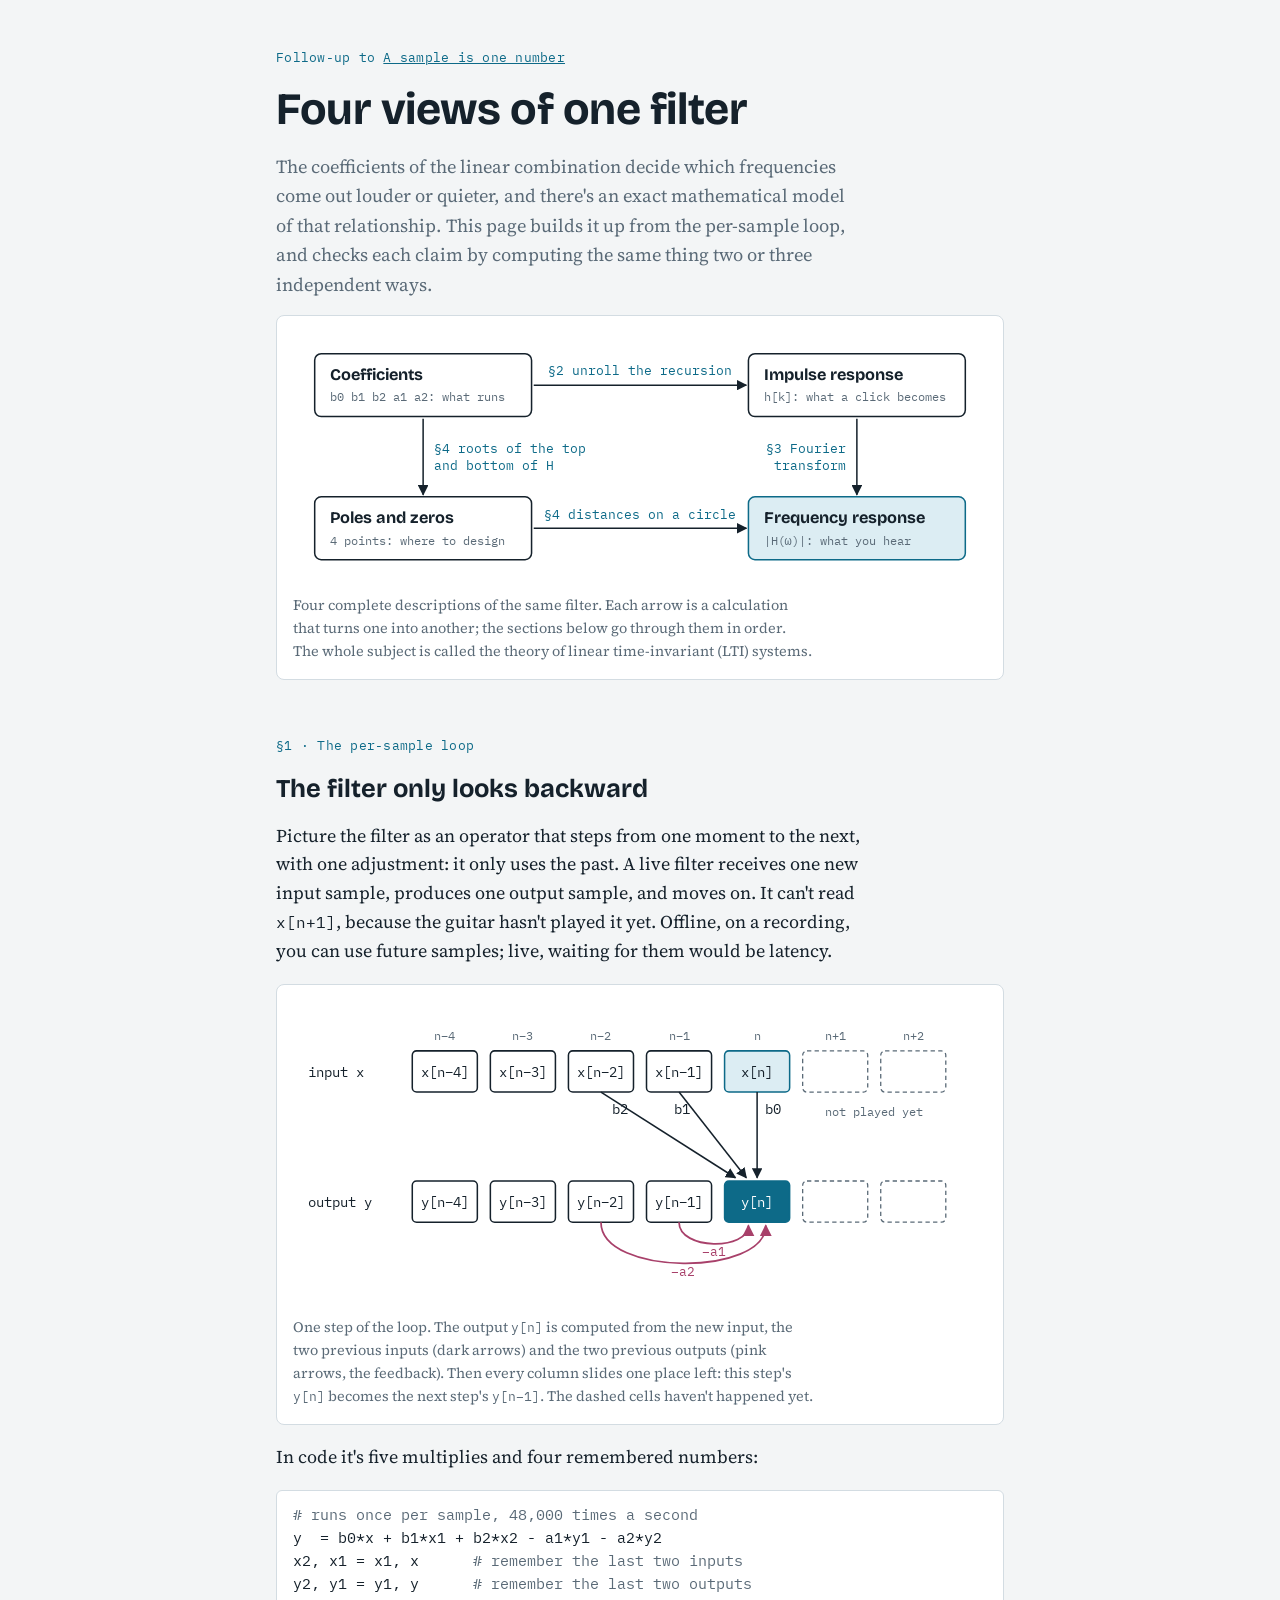
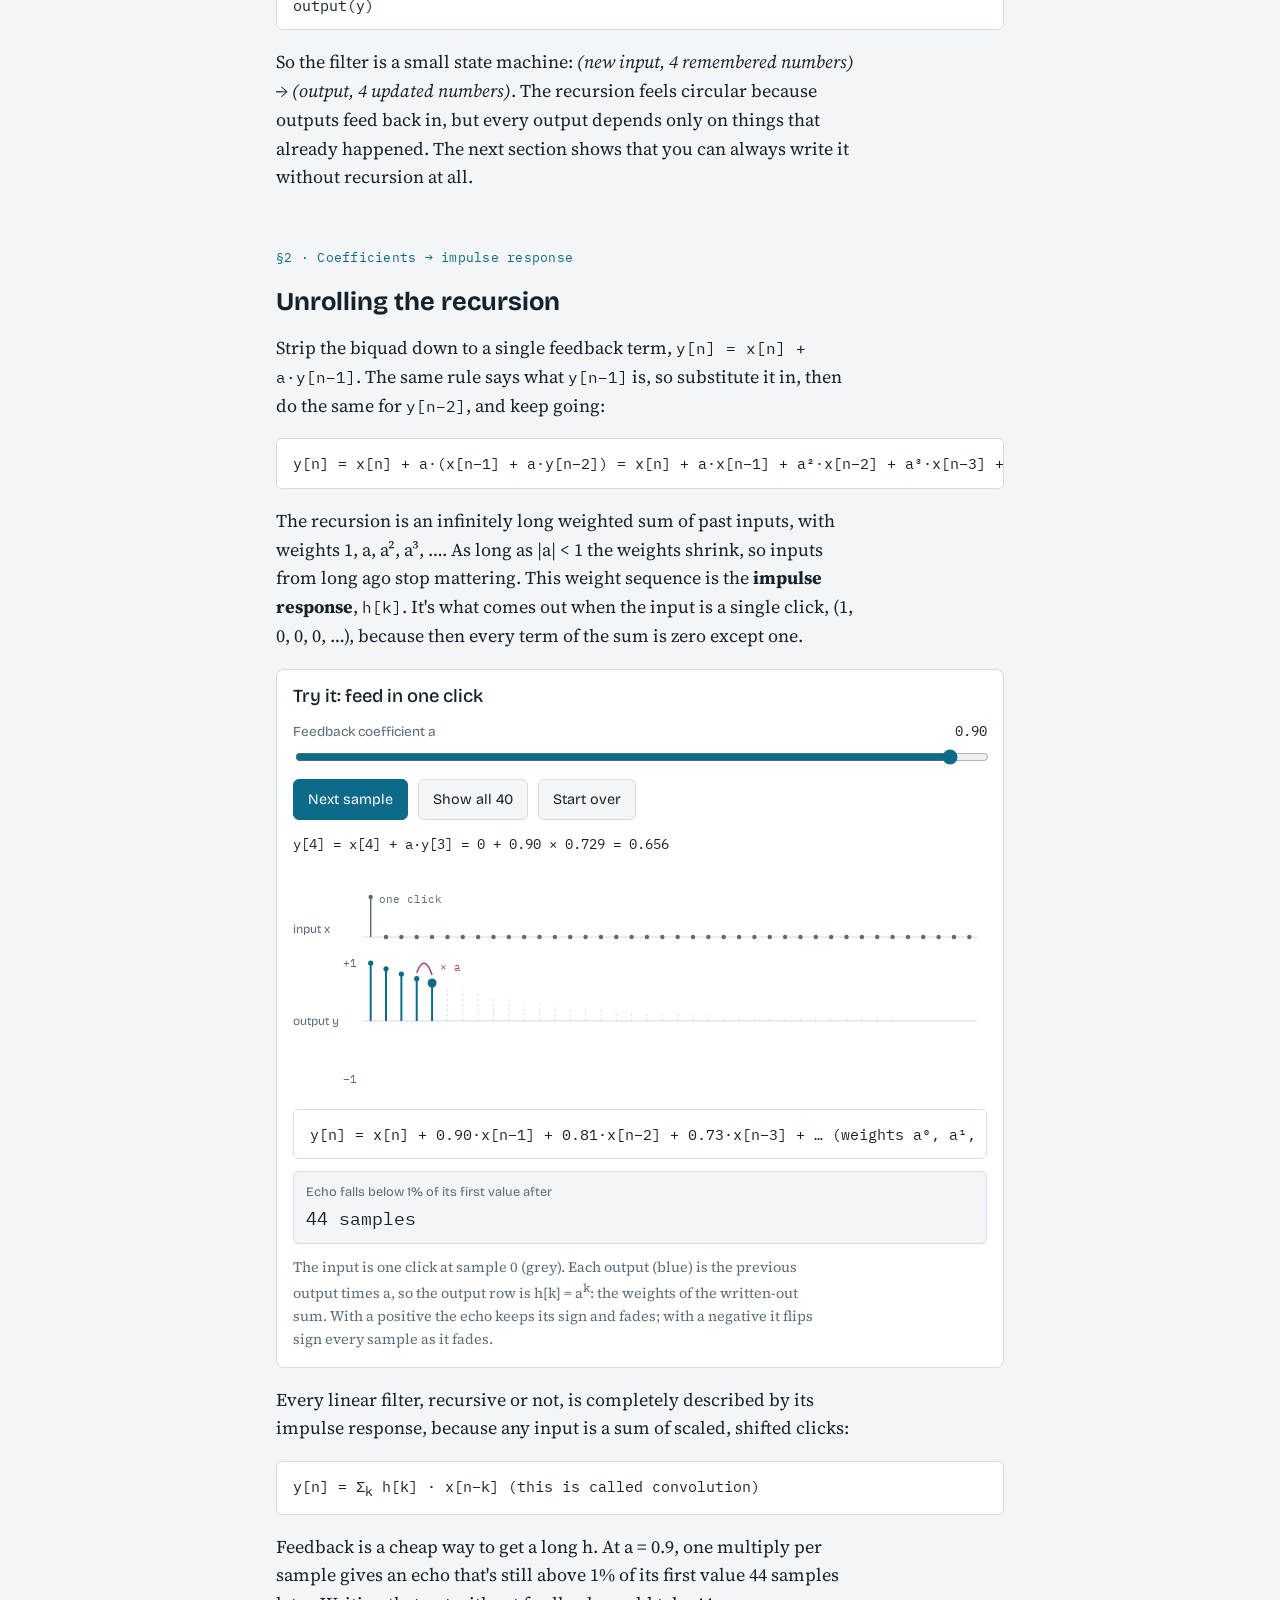
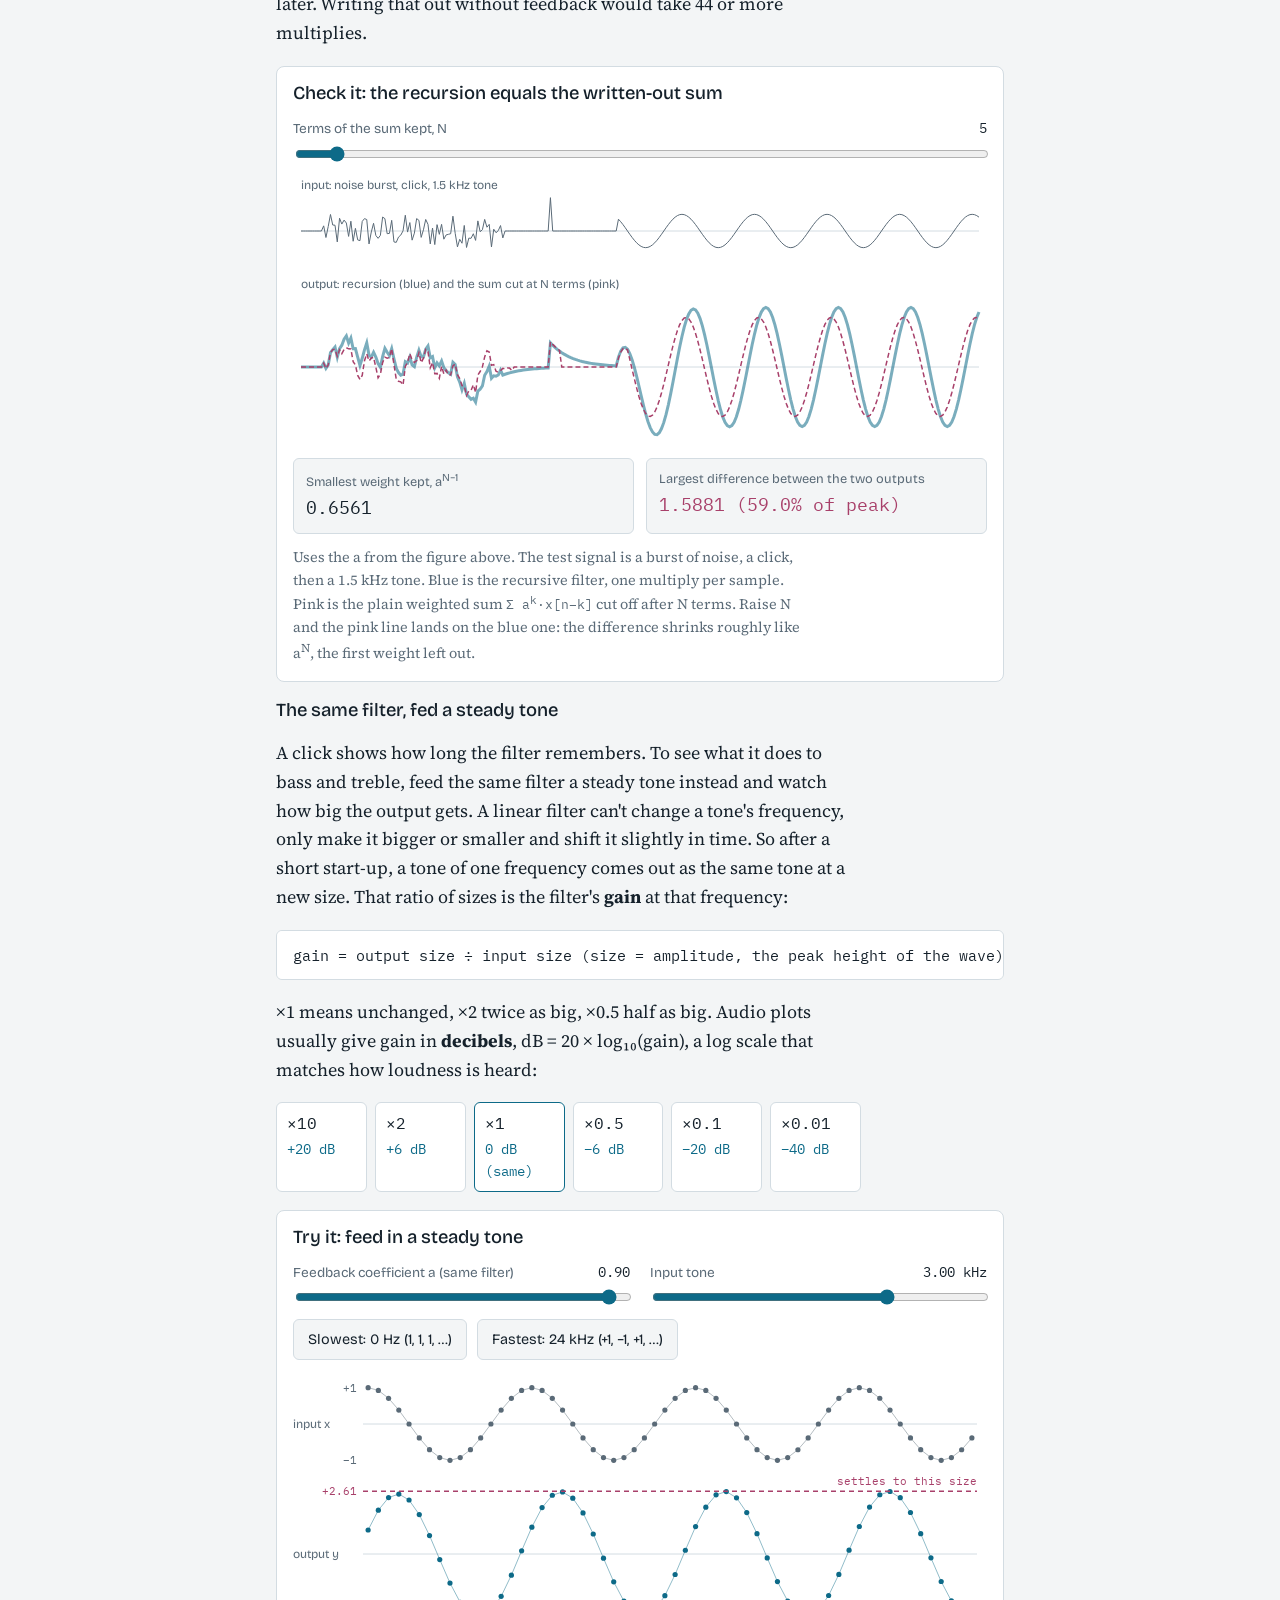
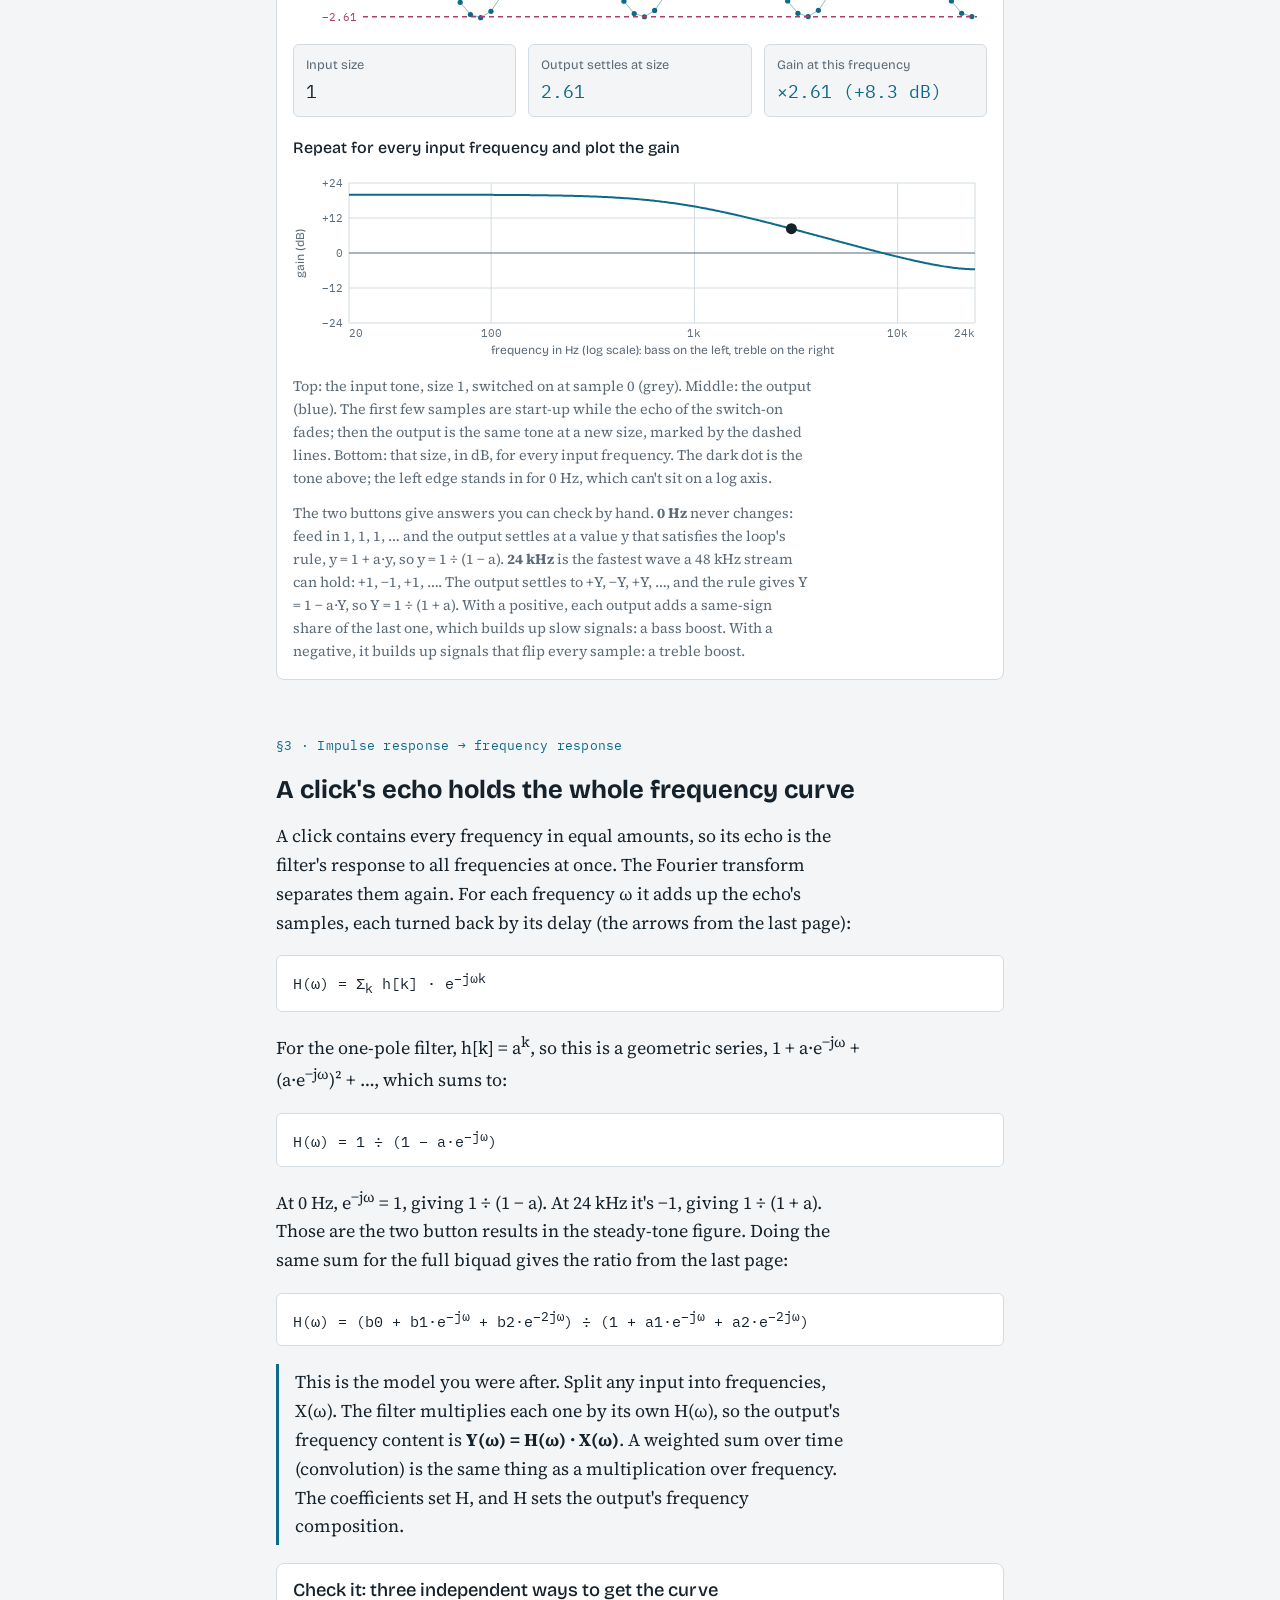
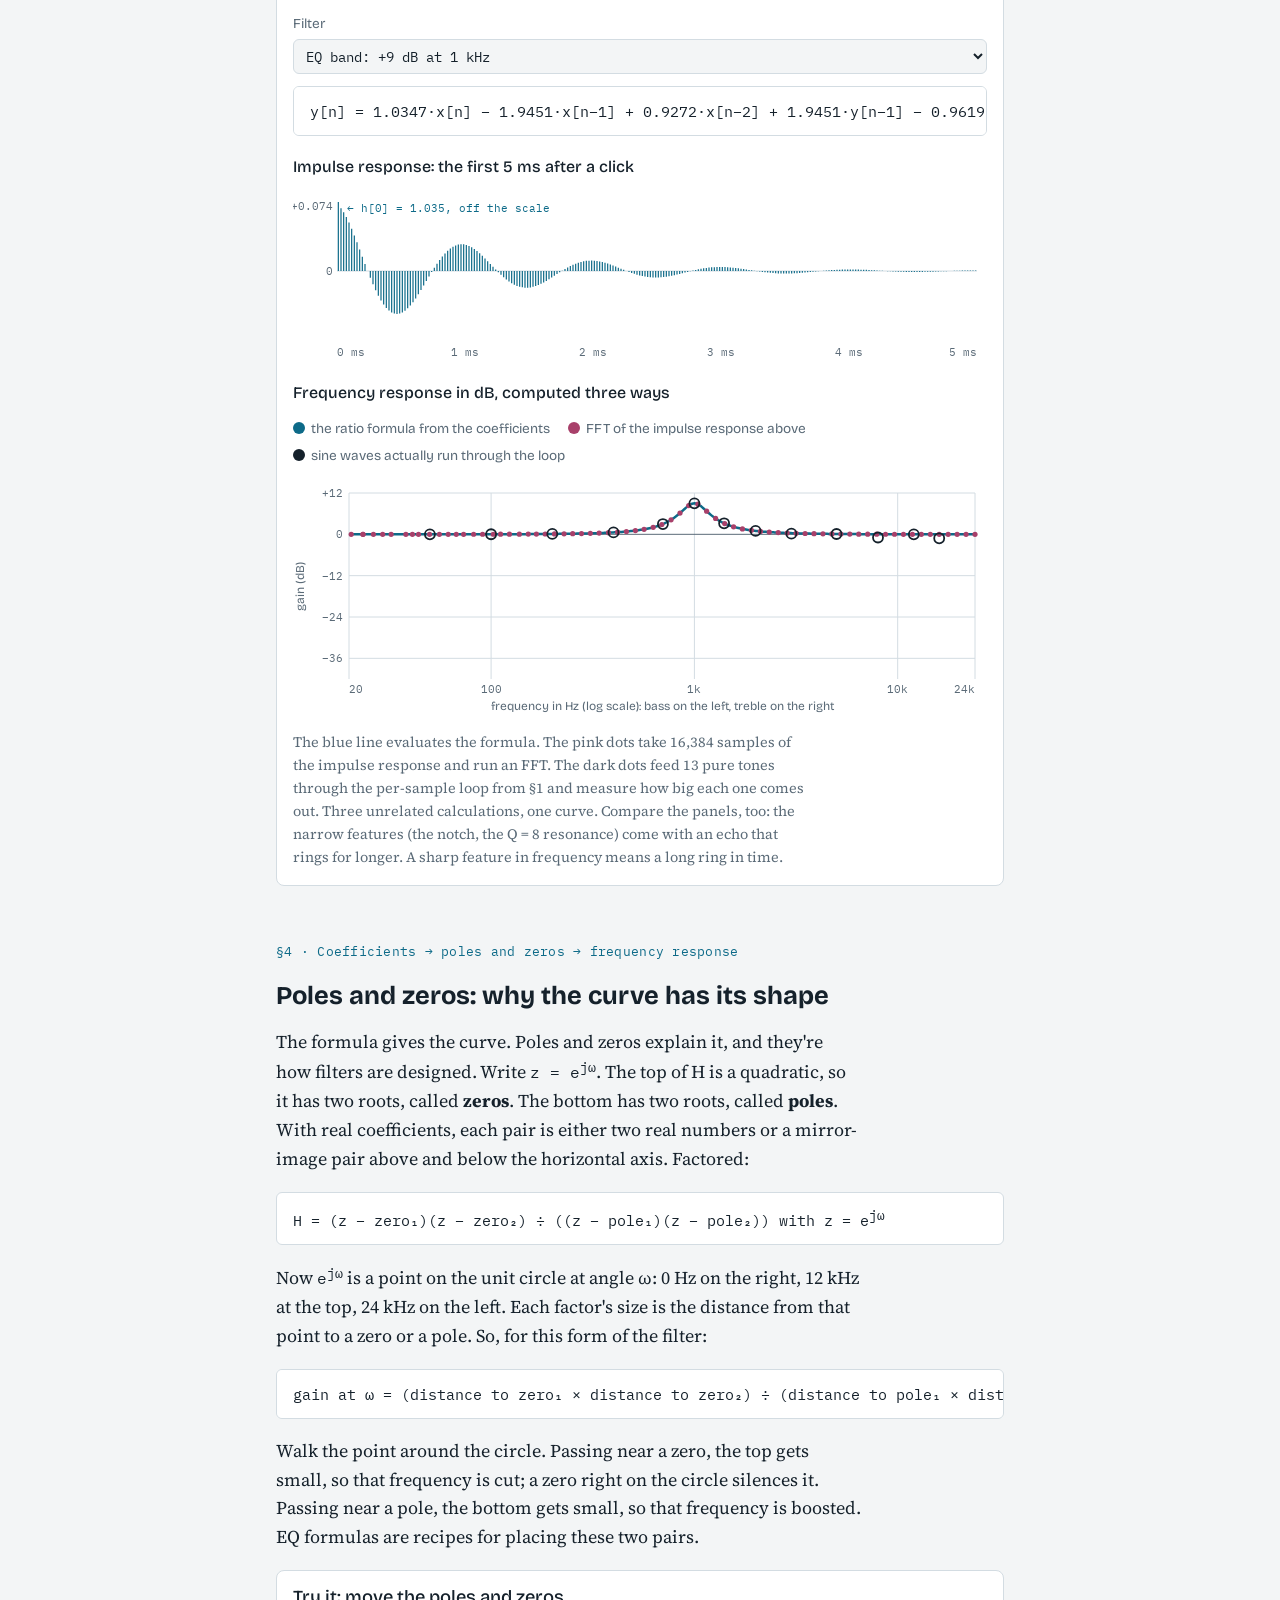
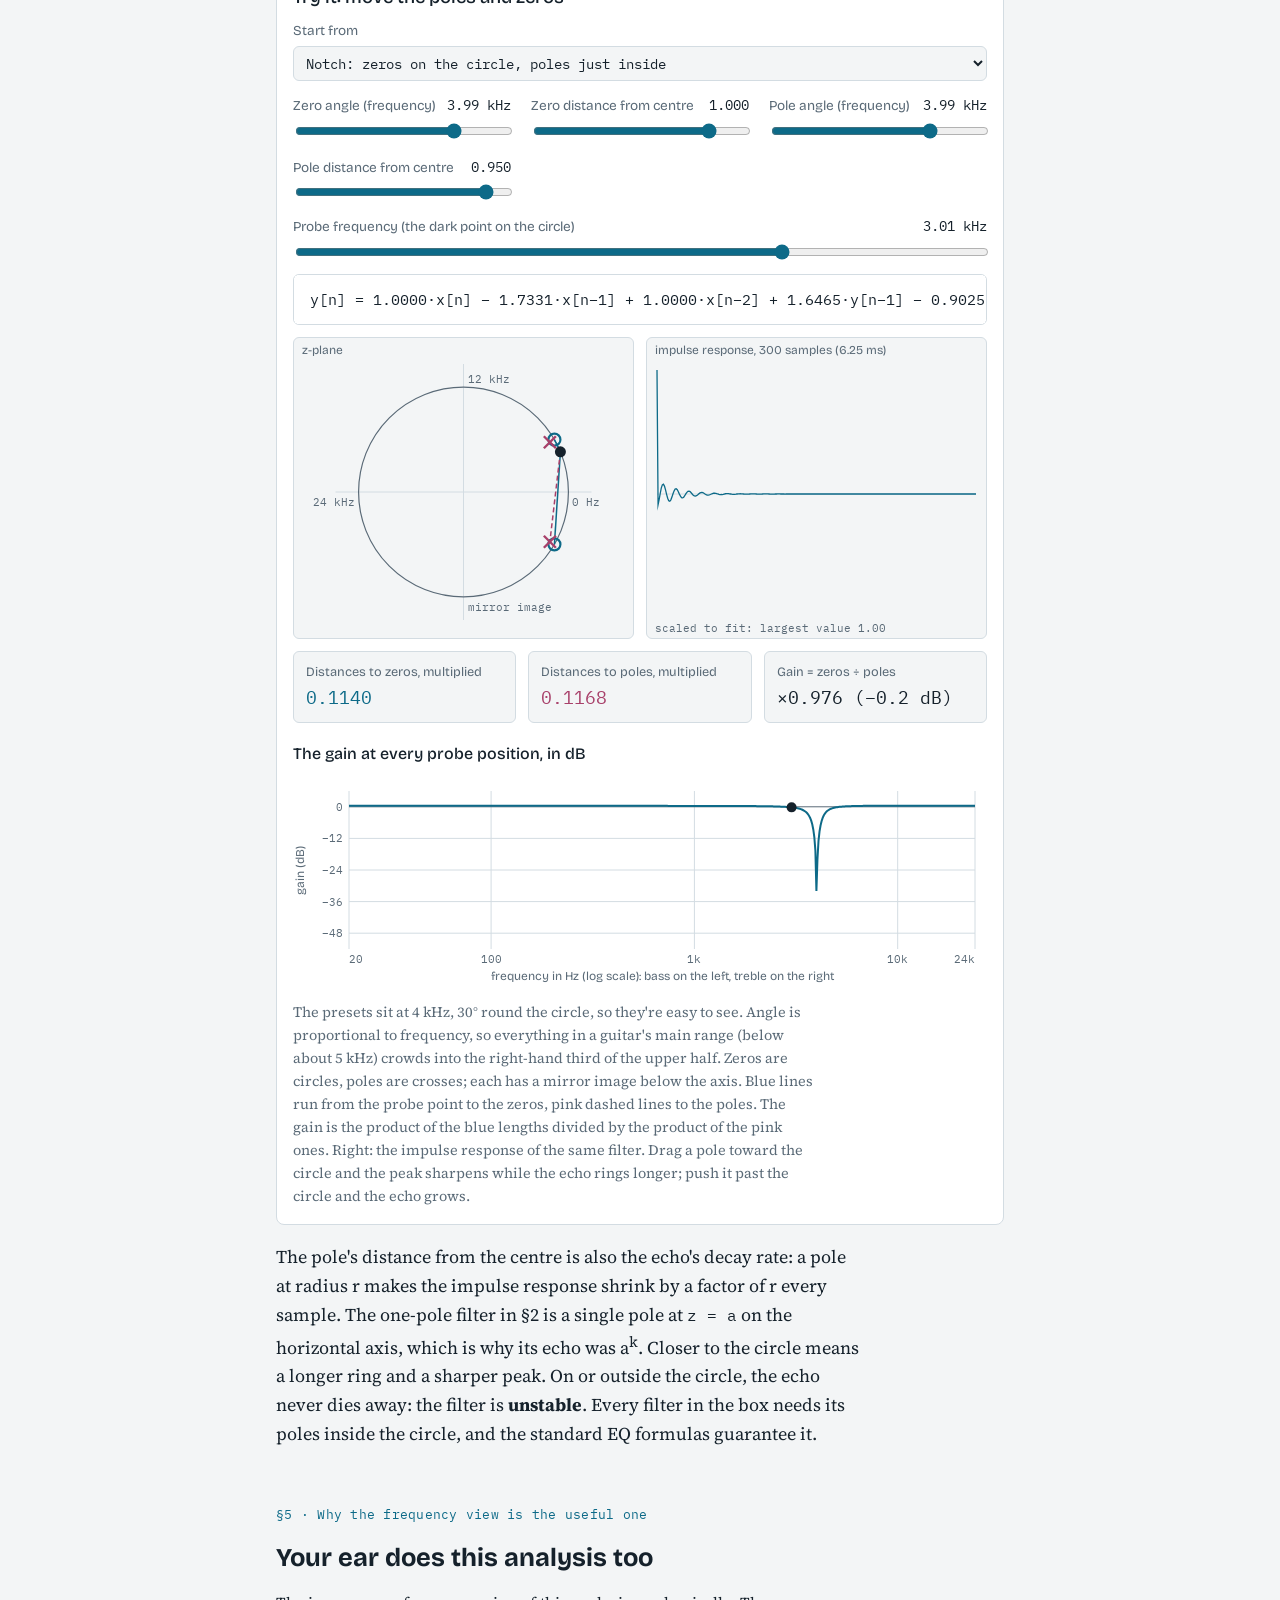
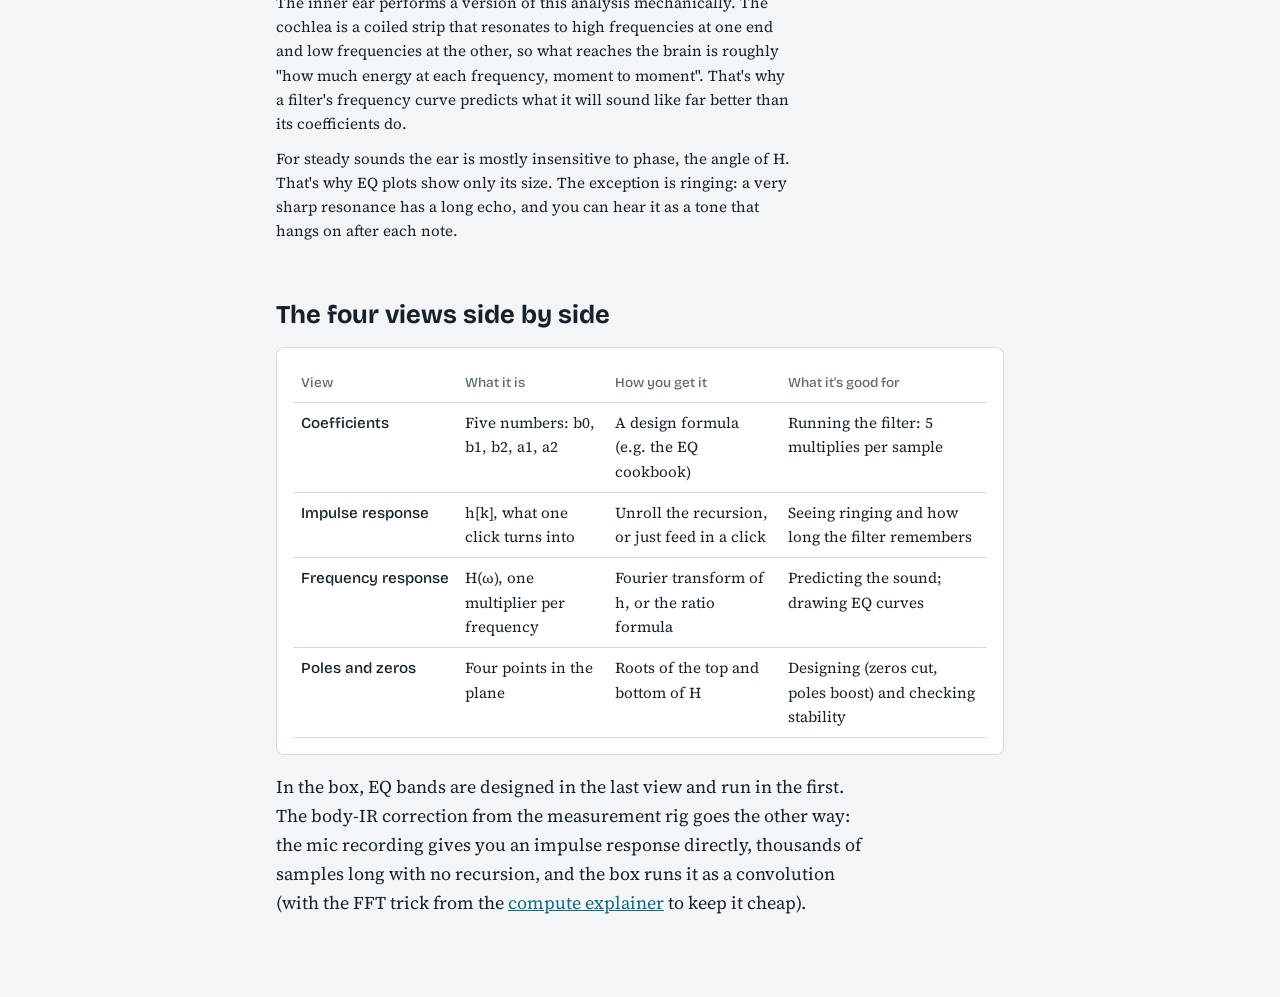
<file: explainers/feedback-unrolled.html>
<!DOCTYPE html>
<html lang="en">
<head>
<meta charset="utf-8">
<meta name="viewport" content="width=device-width, initial-scale=1">
<title>Feedback, Unrolled</title>
<link rel="preconnect" href="https://fonts.googleapis.com">
<link rel="preconnect" href="https://fonts.gstatic.com" crossorigin>
<link href="https://fonts.googleapis.com/css2?family=Bricolage+Grotesque:opsz,wght@12..96,500;12..96,700&family=IBM+Plex+Mono:wght@400;500&family=Source+Serif+4:ital,opsz,wght@0,8..60,400;0,8..60,600;1,8..60,400&display=swap" rel="stylesheet">
<style>
/* Layout idea: same column and palette as "What a sample is". The page walks the four equivalent
   views of a filter in order, and every figure checks a claim by computing it two or three ways. */
:root {
  --bg: #f3f5f6;
  --surface: #ffffff;
  --ink: #15212b;
  --muted: #5a6a77;
  --line: #d3dce2;
  --accent: #0d6a88;
  --accent-soft: #dcedf3;
  --accent-2: #a8406a;
  --accent-2-soft: #f5e1e9;
  --warn: #b4541a;
  --font-display: "Bricolage Grotesque", "Helvetica Neue", Arial, sans-serif;
  --font-body: "Source Serif 4", Georgia, "Times New Roman", serif;
  --font-mono: "IBM Plex Mono", ui-monospace, "SF Mono", Menlo, Consolas, monospace;
  color-scheme: light;
}
@media (prefers-color-scheme: dark) {
  :root:not([data-theme="light"]) {
    --bg: #0d141a;
    --surface: #141e26;
    --ink: #e3eaef;
    --muted: #91a2af;
    --line: #283741;
    --accent: #52b5d6;
    --accent-soft: #163341;
    --accent-2: #e2809f;
    --accent-2-soft: #3a1f2b;
    --warn: #f0a060;
    color-scheme: dark;
  }
}
:root[data-theme="dark"] {
  --bg: #0d141a;
  --surface: #141e26;
  --ink: #e3eaef;
  --muted: #91a2af;
  --line: #283741;
  --accent: #52b5d6;
  --accent-soft: #163341;
  --accent-2: #e2809f;
  --accent-2-soft: #3a1f2b;
  --warn: #f0a060;
  color-scheme: dark;
}

* { box-sizing: border-box; }
[hidden] { display: none !important; }
html { -webkit-text-size-adjust: 100%; }
body {
  margin: 0;
  background: var(--bg);
  color: var(--ink);
  font-family: var(--font-body);
  font-size: 18px;
  line-height: 1.6;
}
main {
  max-width: 760px;
  margin: 0 auto;
  padding: 48px 16px 80px;
  display: flex;
  flex-direction: column;
  gap: 56px;
}
h1, h2, h3 { font-family: var(--font-display); line-height: 1.15; text-wrap: balance; margin: 0; }
h1 { font-size: clamp(2rem, 5vw, 2.8rem); font-weight: 700; letter-spacing: -0.01em; }
h2 { font-size: 1.6rem; font-weight: 700; }
h3 { font-size: 1.15rem; font-weight: 500; }
p { margin: 0; max-width: 65ch; }
a { color: var(--accent); }
section { display: flex; flex-direction: column; gap: 18px; }
header { display: flex; flex-direction: column; gap: 16px; }
.lede { font-size: 1.15rem; color: var(--muted); }
.tier { font-family: var(--font-mono); font-size: 0.8rem; color: var(--accent); letter-spacing: 0.02em; }
code, .mono { font-family: var(--font-mono); font-size: 0.88em; }
.eq {
  font-family: var(--font-mono);
  font-size: 0.95rem;
  background: var(--surface);
  border: 1px solid var(--line);
  border-radius: 6px;
  padding: 12px 16px;
  overflow-x: auto;
  white-space: nowrap;
  margin: 0;
}
pre.eq { white-space: pre; line-height: 1.5; }
.eq .cm { color: var(--muted); }
.figure {
  background: var(--surface);
  border: 1px solid var(--line);
  border-radius: 8px;
  padding: 16px;
  display: flex;
  flex-direction: column;
  gap: 12px;
}
.figure .scroll { overflow-x: auto; }
.caption { font-size: 0.9rem; color: var(--muted); }
.callout { border-left: 3px solid var(--accent); padding: 4px 0 4px 16px; }
.warn { color: var(--warn); font-family: var(--font-display); font-size: 0.95rem; }

/* diagrams */
svg.diagram { display: block; width: 100%; min-width: 560px; height: auto; }
.d-box { fill: var(--surface); stroke: var(--ink); stroke-width: 1.4; }
.d-hl { fill: var(--accent-soft); stroke: var(--accent); stroke-width: 1.4; }
.d-out { fill: var(--accent); stroke: var(--accent); stroke-width: 1.4; }
.d-future { fill: none; stroke: var(--muted); stroke-width: 1.2; stroke-dasharray: 4 3; }
.d-line { stroke: var(--ink); stroke-width: 1.4; fill: none; }
.d-fb { stroke: var(--accent-2); stroke-width: 1.6; fill: none; }
.d-text { fill: var(--ink); font-family: var(--font-mono); font-size: 13px; }
.d-title { fill: var(--ink); font-family: var(--font-display); font-size: 15px; font-weight: 700; }
.d-inv { fill: var(--surface); font-family: var(--font-mono); font-size: 13px; }
.d-small { fill: var(--muted); font-family: var(--font-mono); font-size: 11px; }
.d-acc { fill: var(--accent); font-family: var(--font-mono); font-size: 12px; }
.d-acc2 { fill: var(--accent-2); font-family: var(--font-mono); font-size: 12px; }
.d-head { fill: var(--ink); }
.d-head-fb { fill: var(--accent-2); }

/* tables */
table.ledger { width: 100%; border-collapse: collapse; font-size: 0.95rem; }
.ledger th, .ledger td { text-align: left; padding: 8px 8px; border-bottom: 1px solid var(--line); vertical-align: top; }
.ledger th { font-family: var(--font-display); font-weight: 500; font-size: 0.85rem; color: var(--muted); }
.ledger td.name { font-family: var(--font-display); font-weight: 500; white-space: nowrap; }

/* controls */
.controls { display: grid; grid-template-columns: repeat(auto-fit, minmax(200px, 1fr)); gap: 14px 20px; }
.ctl { display: flex; flex-direction: column; gap: 4px; font-family: var(--font-display); font-size: 0.85rem; color: var(--muted); }
.ctl output { font-family: var(--font-mono); color: var(--ink); font-size: 0.9rem; }
.ctl .row { display: flex; justify-content: space-between; align-items: baseline; gap: 8px; }
input[type="range"] { width: 100%; accent-color: var(--accent); }
select {
  font: inherit; font-family: var(--font-mono); font-size: 0.9rem;
  color: var(--ink); background: var(--bg);
  border: 1px solid var(--line); border-radius: 6px; padding: 6px 8px;
}
input:focus-visible, select:focus-visible, button:focus-visible { outline: 2px solid var(--accent); outline-offset: 2px; }
canvas { display: block; width: 100%; }
.readout { font-family: var(--font-mono); font-size: 0.9rem; font-variant-numeric: tabular-nums; overflow-x: auto; white-space: nowrap; }
.play { display: flex; flex-wrap: wrap; gap: 10px; align-items: center; }
.play button {
  font: inherit; font-family: var(--font-display); font-size: 0.9rem;
  padding: 8px 14px; border-radius: 6px; cursor: pointer;
  border: 1px solid var(--line); background: var(--bg); color: var(--ink);
}
.play button.primary { background: var(--accent); border-color: var(--accent); color: var(--surface); }
.play button:hover { border-color: var(--accent); }
.stats { display: grid; grid-template-columns: repeat(auto-fit, minmax(150px, 1fr)); gap: 12px; }
.stat {
  background: var(--bg); border: 1px solid var(--line); border-radius: 6px;
  padding: 10px 12px; display: flex; flex-direction: column; gap: 2px;
}
.stat .k { font-family: var(--font-display); font-size: 0.8rem; color: var(--muted); }
.stat .v { font-family: var(--font-mono); font-size: 1.1rem; font-variant-numeric: tabular-nums; }
.stat .v.acc { color: var(--accent); }
.stat .v.acc2 { color: var(--accent-2); }
.pair { display: grid; grid-template-columns: repeat(auto-fit, minmax(260px, 1fr)); gap: 12px; }
.pair > div { background: var(--bg); border: 1px solid var(--line); border-radius: 6px; }
.plot-title { font-family: var(--font-display); font-weight: 500; font-size: 1rem; margin: 6px 0 0; }
.legend { display: flex; flex-wrap: wrap; gap: 6px 18px; font-family: var(--font-display); font-size: 0.85rem; color: var(--muted); }
.legend i { display: inline-block; width: 12px; height: 12px; border-radius: 50%; margin-right: 6px; vertical-align: -1px; }
.dbscale { display: grid; grid-template-columns: repeat(auto-fit, minmax(84px, 1fr)); gap: 8px; max-width: 65ch; }
.dbscale > div { background: var(--surface); border: 1px solid var(--line); border-radius: 6px; padding: 8px 10px; display: flex; flex-direction: column; gap: 2px; }
.dbscale > div.zero { border-color: var(--accent); }
.dbscale span:first-child { font-family: var(--font-mono); font-size: 1rem; }
.dbscale span:last-child { font-family: var(--font-mono); font-size: 0.85rem; color: var(--accent); }
.notes { font-size: 0.95rem; display: flex; flex-direction: column; gap: 10px; }

@media (max-width: 520px) {
  body { font-size: 17px; }
  main { padding-top: 32px; gap: 44px; }
  .figure { padding: 12px; }
}
</style>
</head>
<body>
<main>

<header>
  <span class="tier">Follow-up to <a href="what-is-a-sample.html">A sample is one number</a></span>
  <h1>Four views of one filter</h1>
  <p class="lede">The coefficients of the linear combination decide which frequencies come out louder or quieter, and there's an exact mathematical model of that relationship. This page builds it up from the per-sample loop, and checks each claim by computing the same thing two or three independent ways.</p>
  <div class="figure">
    <div class="scroll">
    <svg class="diagram" viewBox="0 0 640 230" role="img" aria-label="Four descriptions of a filter: coefficients, impulse response, poles and zeros, and frequency response, with the calculations that convert between them">
      <defs>
        <marker id="ah" viewBox="0 0 10 10" refX="9" refY="5" markerWidth="7" markerHeight="7" orient="auto-start-reverse"><path d="M0,0 L10,5 L0,10 z" class="d-head"/></marker>
      </defs>
      <rect x="20" y="20" width="200" height="58" rx="6" class="d-box"/>
      <text x="34" y="44" class="d-title">Coefficients</text>
      <text x="34" y="64" class="d-small">b0 b1 b2 a1 a2: what runs</text>
      <rect x="420" y="20" width="200" height="58" rx="6" class="d-box"/>
      <text x="434" y="44" class="d-title">Impulse response</text>
      <text x="434" y="64" class="d-small">h[k]: what a click becomes</text>
      <rect x="20" y="152" width="200" height="58" rx="6" class="d-box"/>
      <text x="34" y="176" class="d-title">Poles and zeros</text>
      <text x="34" y="196" class="d-small">4 points: where to design</text>
      <rect x="420" y="152" width="200" height="58" rx="6" class="d-hl"/>
      <text x="434" y="176" class="d-title">Frequency response</text>
      <text x="434" y="196" class="d-small">|H(ω)|: what you hear</text>
      <line x1="222" y1="49" x2="418" y2="49" class="d-line" marker-end="url(#ah)"/>
      <text x="320" y="40" class="d-acc" text-anchor="middle">§2 unroll the recursion</text>
      <line x1="520" y1="80" x2="520" y2="150" class="d-line" marker-end="url(#ah)"/>
      <text x="510" y="112" class="d-acc" text-anchor="end">§3 Fourier</text>
      <text x="510" y="127" class="d-acc" text-anchor="end">transform</text>
      <line x1="120" y1="80" x2="120" y2="150" class="d-line" marker-end="url(#ah)"/>
      <text x="130" y="112" class="d-acc">§4 roots of the top</text>
      <text x="130" y="127" class="d-acc">and bottom of H</text>
      <line x1="222" y1="181" x2="418" y2="181" class="d-line" marker-end="url(#ah)"/>
      <text x="320" y="172" class="d-acc" text-anchor="middle">§4 distances on a circle</text>
    </svg>
    </div>
    <p class="caption">Four complete descriptions of the same filter. Each arrow is a calculation that turns one into another; the sections below go through them in order. The whole subject is called the theory of linear time-invariant (LTI) systems.</p>
  </div>
</header>

<!-- ============ 1 ============ -->
<section id="causal">
  <span class="tier">§1 · The per-sample loop</span>
  <h2>The filter only looks backward</h2>
  <p>Picture the filter as an operator that steps from one moment to the next, with one adjustment: it only uses the past. A live filter receives one new input sample, produces one output sample, and moves on. It can't read <code>x[n+1]</code>, because the guitar hasn't played it yet. Offline, on a recording, you can use future samples; live, waiting for them would be latency.</p>
  <div class="figure">
    <div class="scroll">
    <svg class="diagram" viewBox="0 0 640 280" role="img" aria-label="Timeline of input and output samples. The output at the current moment is computed from the current and two previous inputs and the two previous outputs. Future samples are not available.">
      <defs>
        <marker id="ah1" viewBox="0 0 10 10" refX="9" refY="5" markerWidth="7" markerHeight="7" orient="auto"><path d="M0,0 L10,5 L0,10 z" class="d-head"/></marker>
        <marker id="ah1fb" viewBox="0 0 10 10" refX="9" refY="5" markerWidth="7" markerHeight="7" orient="auto"><path d="M0,0 L10,5 L0,10 z" class="d-head-fb"/></marker>
      </defs>
      <g id="timeline"></g>
    </svg>
    </div>
    <p class="caption">One step of the loop. The output <code>y[n]</code> is computed from the new input, the two previous inputs (dark arrows) and the two previous outputs (pink arrows, the feedback). Then every column slides one place left: this step's <code>y[n]</code> becomes the next step's <code>y[n−1]</code>. The dashed cells haven't happened yet.</p>
  </div>
  <p>In code it's five multiplies and four remembered numbers:</p>
<pre class="eq"><span class="cm"># runs once per sample, 48,000 times a second</span>
y  = b0*x + b1*x1 + b2*x2 - a1*y1 - a2*y2
x2, x1 = x1, x      <span class="cm"># remember the last two inputs</span>
y2, y1 = y1, y      <span class="cm"># remember the last two outputs</span>
output(y)</pre>
  <p>So the filter is a small state machine: <em>(new input, 4 remembered numbers) → (output, 4 updated numbers)</em>. The recursion feels circular because outputs feed back in, but every output depends only on things that already happened. The next section shows that you can always write it without recursion at all.</p>
</section>

<!-- ============ 2 ============ -->
<section id="unroll">
  <span class="tier">§2 · Coefficients → impulse response</span>
  <h2>Unrolling the recursion</h2>
  <p>Strip the biquad down to a single feedback term, <code>y[n] = x[n] + a·y[n−1]</code>. The same rule says what <code>y[n−1]</code> is, so substitute it in, then do the same for <code>y[n−2]</code>, and keep going:</p>
  <div class="eq">y[n] = x[n] + a·(x[n−1] + a·y[n−2]) = x[n] + a·x[n−1] + a²·x[n−2] + a³·x[n−3] + …</div>
  <p>The recursion is an infinitely long weighted sum of past inputs, with weights 1, a, a², a³, …. As long as |a| &lt; 1 the weights shrink, so inputs from long ago stop mattering. This weight sequence is the <strong>impulse response</strong>, <code>h[k]</code>. It's what comes out when the input is a single click, (1, 0, 0, 0, …), because then every term of the sum is zero except one.</p>

  <div class="figure">
    <h3>Try it: feed in one click</h3>
    <label class="ctl" for="aSl"><span class="row">Feedback coefficient a <output id="aOut"></output></span>
      <input id="aSl" type="range" min="-0.99" max="0.99" step="0.01" value="0.9">
    </label>
    <div class="play">
      <button type="button" id="stepBtn" class="primary">Next sample</button>
      <button type="button" id="allBtn">Show all 40</button>
      <button type="button" id="resetBtn">Start over</button>
    </div>
    <p class="readout" id="stepOut"></p>
    <canvas id="impCanvas" data-h="230" aria-label="Input click and the resulting output samples, which decay by a factor a each sample"></canvas>
    <div class="eq" id="unrollEq"></div>
    <div class="stats">
      <div class="stat"><span class="k">Echo falls below 1% of its first value after</span><span class="v" id="hl"></span></div>
    </div>
    <p class="caption">The input is one click at sample 0 (grey). Each output (blue) is the previous output times a, so the output row is h[k] = a<sup>k</sup>: the weights of the written-out sum. With a positive the echo keeps its sign and fades; with a negative it flips sign every sample as it fades.</p>
  </div>

  <p>Every linear filter, recursive or not, is completely described by its impulse response, because any input is a sum of scaled, shifted clicks:</p>
  <div class="eq">y[n] = Σ<sub>k</sub> h[k] · x[n−k]        (this is called convolution)</div>
  <p>Feedback is a cheap way to get a long h. At a = 0.9, one multiply per sample gives an echo that's still above 1% of its first value 44 samples later. Writing that out without feedback would take 44 or more multiplies.</p>

  <div class="figure">
    <h3>Check it: the recursion equals the written-out sum</h3>
    <label class="ctl" for="nSl"><span class="row">Terms of the sum kept, N <output id="nOut"></output></span>
      <input id="nSl" type="range" min="1" max="80" step="1" value="5">
    </label>
    <canvas id="truncCanvas" data-h="270" aria-label="A test signal, the output of the recursive filter, and the output of the sum truncated to N terms"></canvas>
    <div class="stats">
      <div class="stat"><span class="k">Smallest weight kept, a<sup>N−1</sup></span><span class="v" id="wN"></span></div>
      <div class="stat"><span class="k">Largest difference between the two outputs</span><span class="v acc2" id="errN"></span></div>
    </div>
    <p class="caption">Uses the a from the figure above. The test signal is a burst of noise, a click, then a 1.5 kHz tone. Blue is the recursive filter, one multiply per sample. Pink is the plain weighted sum <code>Σ a<sup>k</sup>·x[n−k]</code> cut off after N terms. Raise N and the pink line lands on the blue one: the difference shrinks roughly like a<sup>N</sup>, the first weight left out.</p>
  </div>

  <h3>The same filter, fed a steady tone</h3>
  <p>A click shows how long the filter remembers. To see what it does to bass and treble, feed the same filter a steady tone instead and watch how big the output gets. A linear filter can't change a tone's frequency, only make it bigger or smaller and shift it slightly in time. So after a short start-up, a tone of one frequency comes out as the same tone at a new size. That ratio of sizes is the filter's <strong>gain</strong> at that frequency:</p>
  <div class="eq">gain = output size ÷ input size        (size = amplitude, the peak height of the wave)</div>
  <p>×1 means unchanged, ×2 twice as big, ×0.5 half as big. Audio plots usually give gain in <strong>decibels</strong>, dB = 20 × log₁₀(gain), a log scale that matches how loudness is heard:</p>
  <div class="dbscale" role="table" aria-label="Gain multipliers and their decibel values">
    <div role="row"><span role="cell">×10</span><span role="cell">+20 dB</span></div>
    <div role="row"><span role="cell">×2</span><span role="cell">+6 dB</span></div>
    <div role="row" class="zero"><span role="cell">×1</span><span role="cell">0 dB (same)</span></div>
    <div role="row"><span role="cell">×0.5</span><span role="cell">−6 dB</span></div>
    <div role="row"><span role="cell">×0.1</span><span role="cell">−20 dB</span></div>
    <div role="row"><span role="cell">×0.01</span><span role="cell">−40 dB</span></div>
  </div>

  <div class="figure">
    <h3>Try it: feed in a steady tone</h3>
    <div class="controls">
      <label class="ctl" for="aSl2"><span class="row">Feedback coefficient a (same filter) <output id="aOut2"></output></span>
        <input id="aSl2" type="range" min="-0.99" max="0.99" step="0.01" value="0.9">
      </label>
      <label class="ctl" for="toneSl"><span class="row">Input tone <output id="toneOut"></output></span>
        <input id="toneSl" type="range" min="0" max="1000" value="707">
      </label>
    </div>
    <div class="play">
      <button type="button" id="tone0">Slowest: 0 Hz (1, 1, 1, …)</button>
      <button type="button" id="toneN">Fastest: 24 kHz (+1, −1, +1, …)</button>
    </div>
    <canvas id="toneCanvas" data-h="260" aria-label="An input tone of size 1 and the filter's output, which settles to a new size"></canvas>
    <div class="stats">
      <div class="stat"><span class="k">Input size</span><span class="v">1</span></div>
      <div class="stat"><span class="k">Output settles at size</span><span class="v acc" id="toneAmp"></span></div>
      <div class="stat"><span class="k">Gain at this frequency</span><span class="v acc" id="toneGain"></span></div>
    </div>
    <h4 class="plot-title">Repeat for every input frequency and plot the gain</h4>
    <canvas id="opResp" data-h="190" aria-label="Gain of the one-pole filter at every frequency, with the current tone marked"></canvas>
    <p class="caption">Top: the input tone, size 1, switched on at sample 0 (grey). Middle: the output (blue). The first few samples are start-up while the echo of the switch-on fades; then the output is the same tone at a new size, marked by the dashed lines. Bottom: that size, in dB, for every input frequency. The dark dot is the tone above; the left edge stands in for 0 Hz, which can't sit on a log axis.</p>
    <p class="caption">The two buttons give answers you can check by hand. <strong>0 Hz</strong> never changes: feed in 1, 1, 1, … and the output settles at a value y that satisfies the loop's rule, y = 1 + a·y, so y = 1 ÷ (1 − a). <strong>24 kHz</strong> is the fastest wave a 48 kHz stream can hold: +1, −1, +1, …. The output settles to +Y, −Y, +Y, …, and the rule gives Y = 1 − a·Y, so Y = 1 ÷ (1 + a). With a positive, each output adds a same-sign share of the last one, which builds up slow signals: a bass boost. With a negative, it builds up signals that flip every sample: a treble boost.</p>
  </div>
</section>

<!-- ============ 3 ============ -->
<section id="fourier">
  <span class="tier">§3 · Impulse response → frequency response</span>
  <h2>A click's echo holds the whole frequency curve</h2>
  <p>A click contains every frequency in equal amounts, so its echo is the filter's response to all frequencies at once. The Fourier transform separates them again. For each frequency ω it adds up the echo's samples, each turned back by its delay (the arrows from the last page):</p>
  <div class="eq">H(ω) = Σ<sub>k</sub> h[k] · e<sup>−jωk</sup></div>
  <p>For the one-pole filter, h[k] = a<sup>k</sup>, so this is a geometric series, 1 + a·e<sup>−jω</sup> + (a·e<sup>−jω</sup>)² + …, which sums to:</p>
  <div class="eq">H(ω) = 1 ÷ (1 − a·e<sup>−jω</sup>)</div>
  <p>At 0 Hz, e<sup>−jω</sup> = 1, giving 1 ÷ (1 − a). At 24 kHz it's −1, giving 1 ÷ (1 + a). Those are the two button results in the steady-tone figure. Doing the same sum for the full biquad gives the ratio from the last page:</p>
  <div class="eq">H(ω) = (b0 + b1·e<sup>−jω</sup> + b2·e<sup>−2jω</sup>) ÷ (1 + a1·e<sup>−jω</sup> + a2·e<sup>−2jω</sup>)</div>
  <p class="callout">This is the model you were after. Split any input into frequencies, X(ω). The filter multiplies each one by its own H(ω), so the output's frequency content is <strong>Y(ω) = H(ω) · X(ω)</strong>. A weighted sum over time (convolution) is the same thing as a multiplication over frequency. The coefficients set H, and H sets the output's frequency composition.</p>

  <div class="figure">
    <h3>Check it: three independent ways to get the curve</h3>
    <label class="ctl" for="bqPreset"><span class="row">Filter</span>
      <select id="bqPreset">
        <option value="peak" selected>EQ band: +9 dB at 1 kHz</option>
        <option value="notch">Notch at 1 kHz</option>
        <option value="lowcut">Low-cut at 100 Hz</option>
        <option value="reslp">Resonant high-cut at 2 kHz (Q = 8)</option>
      </select>
    </label>
    <div class="eq" id="bqEq"></div>
    <h4 class="plot-title">Impulse response: the first 5 ms after a click</h4>
    <canvas id="bqImp" data-h="170" aria-label="Impulse response of the selected biquad"></canvas>
    <h4 class="plot-title">Frequency response in dB, computed three ways</h4>
    <div class="legend">
      <span><i style="background:var(--accent)"></i>the ratio formula from the coefficients</span>
      <span><i style="background:var(--accent-2)"></i>FFT of the impulse response above</span>
      <span><i style="background:var(--ink)"></i>sine waves actually run through the loop</span>
    </div>
    <canvas id="bqResp" data-h="240" aria-label="Frequency response from the formula, from the FFT of the impulse response, and from test tones"></canvas>
    <p class="caption">The blue line evaluates the formula. The pink dots take 16,384 samples of the impulse response and run an FFT. The dark dots feed 13 pure tones through the per-sample loop from §1 and measure how big each one comes out. Three unrelated calculations, one curve. Compare the panels, too: the narrow features (the notch, the Q = 8 resonance) come with an echo that rings for longer. A sharp feature in frequency means a long ring in time.</p>
  </div>
</section>

<!-- ============ 4 ============ -->
<section id="poles">
  <span class="tier">§4 · Coefficients → poles and zeros → frequency response</span>
  <h2>Poles and zeros: why the curve has its shape</h2>
  <p>The formula gives the curve. Poles and zeros explain it, and they're how filters are designed. Write <code>z = e<sup>jω</sup></code>. The top of H is a quadratic, so it has two roots, called <strong>zeros</strong>. The bottom has two roots, called <strong>poles</strong>. With real coefficients, each pair is either two real numbers or a mirror-image pair above and below the horizontal axis. Factored:</p>
  <div class="eq">H = (z − zero₁)(z − zero₂) ÷ ((z − pole₁)(z − pole₂))        with z = e<sup>jω</sup></div>
  <p>Now <code>e<sup>jω</sup></code> is a point on the unit circle at angle ω: 0 Hz on the right, 12 kHz at the top, 24 kHz on the left. Each factor's size is the distance from that point to a zero or a pole. So, for this form of the filter:</p>
  <div class="eq">gain at ω = (distance to zero₁ × distance to zero₂) ÷ (distance to pole₁ × distance to pole₂)</div>
  <p>Walk the point around the circle. Passing near a zero, the top gets small, so that frequency is cut; a zero right on the circle silences it. Passing near a pole, the bottom gets small, so that frequency is boosted. EQ formulas are recipes for placing these two pairs.</p>

  <div class="figure">
    <h3>Try it: move the poles and zeros</h3>
    <label class="ctl" for="zPreset"><span class="row">Start from</span>
      <select id="zPreset">
        <option value="notch" selected>Notch: zeros on the circle, poles just inside</option>
        <option value="peak">Peak: zeros inside, poles closer to the circle</option>
        <option value="reson">Pure resonance: zeros at the centre</option>
        <option value="lowcut">Low-cut: zeros at 0 Hz</option>
        <option value="unstable">Unstable: poles outside the circle</option>
        <option value="custom">Custom (any slider moved)</option>
      </select>
    </label>
    <div class="controls">
      <label class="ctl" for="zfSl"><span class="row">Zero angle (frequency) <output id="zfOut"></output></span><input id="zfSl" type="range" min="0" max="1000" value="552"></label>
      <label class="ctl" for="zrSl"><span class="row">Zero distance from centre <output id="zrOut"></output></span><input id="zrSl" type="range" min="0" max="1.2" step="0.005" value="1"></label>
      <label class="ctl" for="pfSl"><span class="row">Pole angle (frequency) <output id="pfOut"></output></span><input id="pfSl" type="range" min="0" max="1000" value="552"></label>
      <label class="ctl" for="prSl"><span class="row">Pole distance from centre <output id="prOut"></output></span><input id="prSl" type="range" min="0" max="1.05" step="0.001" value="0.95"></label>
    </div>
    <label class="ctl" for="probeSl"><span class="row">Probe frequency (the dark point on the circle) <output id="probeOut"></output></span>
      <input id="probeSl" type="range" min="0" max="1000" value="707">
    </label>
    <div class="eq" id="zEq"></div>
    <div class="pair">
      <div><canvas id="zPlane" data-h="300" aria-label="Unit circle with zeros as circles and poles as crosses, and lines from the probe frequency to each"></canvas></div>
      <div><canvas id="zImp" data-h="300" aria-label="Impulse response of the filter defined by these poles and zeros"></canvas></div>
    </div>
    <div class="stats">
      <div class="stat"><span class="k">Distances to zeros, multiplied</span><span class="v acc" id="dz"></span></div>
      <div class="stat"><span class="k">Distances to poles, multiplied</span><span class="v acc2" id="dp"></span></div>
      <div class="stat"><span class="k">Gain = zeros ÷ poles</span><span class="v" id="dg"></span></div>
    </div>
    <p class="warn" id="zWarn" hidden>A pole is on or outside the circle, so each echo is at least as big as the last and the output never dies away. The filter is unstable; the frequency curve below no longer describes anything you'd hear.</p>
    <h4 class="plot-title">The gain at every probe position, in dB</h4>
    <canvas id="zResp" data-h="210" aria-label="Frequency response of the filter defined by these poles and zeros"></canvas>
    <p class="caption">The presets sit at 4 kHz, 30° round the circle, so they're easy to see. Angle is proportional to frequency, so everything in a guitar's main range (below about 5 kHz) crowds into the right-hand third of the upper half. Zeros are circles, poles are crosses; each has a mirror image below the axis. Blue lines run from the probe point to the zeros, pink dashed lines to the poles. The gain is the product of the blue lengths divided by the product of the pink ones. Right: the impulse response of the same filter. Drag a pole toward the circle and the peak sharpens while the echo rings longer; push it past the circle and the echo grows.</p>
  </div>
  <p>The pole's distance from the centre is also the echo's decay rate: a pole at radius r makes the impulse response shrink by a factor of r every sample. The one-pole filter in §2 is a single pole at <code>z = a</code> on the horizontal axis, which is why its echo was a<sup>k</sup>. Closer to the circle means a longer ring and a sharper peak. On or outside the circle, the echo never dies away: the filter is <strong>unstable</strong>. Every filter in the box needs its poles inside the circle, and the standard EQ formulas guarantee it.</p>
</section>

<!-- ============ 5 ============ -->
<section id="ear">
  <span class="tier">§5 · Why the frequency view is the useful one</span>
  <h2>Your ear does this analysis too</h2>
  <div class="notes">
    <p>The inner ear performs a version of this analysis mechanically. The cochlea is a coiled strip that resonates to high frequencies at one end and low frequencies at the other, so what reaches the brain is roughly "how much energy at each frequency, moment to moment". That's why a filter's frequency curve predicts what it will sound like far better than its coefficients do.</p>
    <p>For steady sounds the ear is mostly insensitive to phase, the angle of H. That's why EQ plots show only its size. The exception is ringing: a very sharp resonance has a long echo, and you can hear it as a tone that hangs on after each note.</p>
  </div>
</section>

<!-- ============ 6 ============ -->
<section id="summary">
  <h2>The four views side by side</h2>
  <div class="figure">
    <div class="scroll">
    <table class="ledger">
      <thead><tr><th>View</th><th>What it is</th><th>How you get it</th><th>What it's good for</th></tr></thead>
      <tbody>
        <tr><td class="name">Coefficients</td><td>Five numbers: b0, b1, b2, a1, a2</td><td>A design formula (e.g. the EQ cookbook)</td><td>Running the filter: 5 multiplies per sample</td></tr>
        <tr><td class="name">Impulse response</td><td>h[k], what one click turns into</td><td>Unroll the recursion, or just feed in a click</td><td>Seeing ringing and how long the filter remembers</td></tr>
        <tr><td class="name">Frequency response</td><td>H(ω), one multiplier per frequency</td><td>Fourier transform of h, or the ratio formula</td><td>Predicting the sound; drawing EQ curves</td></tr>
        <tr><td class="name">Poles and zeros</td><td>Four points in the plane</td><td>Roots of the top and bottom of H</td><td>Designing (zeros cut, poles boost) and checking stability</td></tr>
      </tbody>
    </table>
    </div>
  </div>
  <p>In the box, EQ bands are designed in the last view and run in the first. The body-IR correction from the measurement rig goes the other way: the mic recording gives you an impulse response directly, thousands of samples long with no recursion, and the box runs it as a convolution (with the FFT trick from the <a href="effects-compute-cost.html">compute explainer</a> to keep it cheap).</p>
</section>

</main>

<script>
(function () {
  "use strict";
  var FS = 48000, FMIN = 20, FMAX = 24000;
  var MONO = '11px "IBM Plex Mono", ui-monospace, Menlo, monospace';
  var SANS = '12px "Bricolage Grotesque", "Helvetica Neue", Arial, sans-serif';

  function $(id) { return document.getElementById(id); }
  function cssVar(n) { return getComputedStyle(document.documentElement).getPropertyValue(n).trim(); }
  function colors() {
    return { ink: cssVar("--ink"), muted: cssVar("--muted"), line: cssVar("--line"), acc: cssVar("--accent"),
      soft: cssVar("--accent-soft"), acc2: cssVar("--accent-2"), soft2: cssVar("--accent-2-soft"),
      surface: cssVar("--surface"), bg: cssVar("--bg"), warn: cssVar("--warn") };
  }
  function prep(cv) {
    var dpr = window.devicePixelRatio || 1, w = cv.clientWidth, h = +cv.dataset.h;
    cv.style.height = h + "px";
    cv.width = Math.round(w * dpr); cv.height = Math.round(h * dpr);
    var ctx = cv.getContext("2d");
    ctx.setTransform(dpr, 0, 0, dpr, 0, 0);
    ctx.clearRect(0, 0, w, h);
    return { ctx: ctx, w: w, h: h };
  }
  function num(v, d) {
    d = d === undefined ? 2 : d;
    if (Math.abs(v) < 0.5 * Math.pow(10, -d)) v = 0;
    var s = v.toFixed(d);
    return s.charAt(0) === "-" ? "−" + s.slice(1) : s;
  }
  function fmtHz(f) { return f < 1000 ? Math.round(f) + " Hz" : (f / 1000).toFixed(f < 10000 ? 2 : 1) + " kHz"; }
  function db(g) { return 20 * Math.log10(Math.max(g, 1e-12)); }
  function dbStr(g) { if (g < 1e-5) return "below −100 dB"; var d = db(g); return (d >= 0.05 ? "+" : "") + num(d, 1) + " dB"; }
  function sliderToHz(v) { return FMIN * Math.pow(FMAX / FMIN, v / 1000); }
  function logX(f, x0, x1) { return x0 + Math.log(f / FMIN) / Math.log(FMAX / FMIN) * (x1 - x0); }
  function dot(ctx, x, y, r, fill) { ctx.beginPath(); ctx.arc(x, y, r, 0, 2 * Math.PI); ctx.fillStyle = fill; ctx.fill(); }
  function ring(ctx, x, y, r, col, lw) { ctx.beginPath(); ctx.arc(x, y, r, 0, 2 * Math.PI); ctx.strokeStyle = col; ctx.lineWidth = lw || 1.5; ctx.stroke(); }
  function seg(ctx, x0, y0, x1, y1, col, lw) { ctx.strokeStyle = col; ctx.lineWidth = lw || 1; ctx.beginPath(); ctx.moveTo(x0, y0); ctx.lineTo(x1, y1); ctx.stroke(); }
  function label(ctx, text, x, y, col, font, align) {
    ctx.font = font || SANS; ctx.fillStyle = col; ctx.textAlign = align || "left"; ctx.fillText(text, x, y); ctx.textAlign = "left";
  }
  function freqTicks(ctx, x0, x1, yTop, yBot, c) {
    [[20, "20"], [100, "100"], [1000, "1k"], [10000, "10k"], [24000, "24k"]].forEach(function (t) {
      var x = logX(t[0], x0, x1);
      seg(ctx, x, yTop, x, yBot, c.line, 1);
      label(ctx, t[1], x, yBot + 14, c.muted, MONO, t[0] === 24000 ? "right" : (t[0] === 20 ? "left" : "center"));
    });
    label(ctx, "frequency in Hz (log scale): bass on the left, treble on the right", (x0 + x1) / 2, yBot + 31, c.muted, SANS, "center");
  }
  function yTitle(ctx, text, y0, y1, c) {
    ctx.save(); ctx.translate(11, (y0 + y1) / 2); ctx.rotate(-Math.PI / 2);
    label(ctx, text, 0, 0, c.muted, SANS, "center"); ctx.restore();
  }
  // dB axis with a range chosen from the data; returns the y mapping
  function dbAxis(ctx, x0, x1, y0, y1, lo, hi, c) {
    var step = hi - lo > 40 ? 12 : 6;
    function DY(d) { return y1 - (Math.max(lo, Math.min(hi, d)) - lo) / (hi - lo) * (y1 - y0); }
    for (var d = Math.ceil(lo / step) * step; d <= hi + 1e-9; d += step) {
      seg(ctx, x0, DY(d), x1, DY(d), d === 0 ? c.muted : c.line, 1);
      label(ctx, (d > 0 ? "+" : "") + num(d, 0), x0 - 6, DY(d) + 4, c.muted, MONO, "right");
    }
    yTitle(ctx, "gain (dB)", y0, y1, c);
    return DY;
  }
  function rangeFor(dbs, span) {
    var mx = -Infinity; dbs.forEach(function (v) { if (isFinite(v)) mx = Math.max(mx, v); });
    var hi = Math.ceil((mx + 3) / 6) * 6;
    return [hi - span, hi];
  }
  function logFreqs(n) { var out = []; for (var i = 0; i <= n; i++) out.push(FMIN * Math.pow(FMAX / FMIN, i / n)); return out; }

  // complex helpers for H(ω) = B(e^{-jω}) / A(e^{-jω})
  function polyMag(co, om) {
    var re = 0, im = 0;
    for (var k = 0; k < co.length; k++) { re += co[k] * Math.cos(k * om); im -= co[k] * Math.sin(k * om); }
    return Math.hypot(re, im);
  }
  function Hmag(F, om) { return polyMag(F.b, om) / polyMag(F.a, om); }
  function impulse(F, n) {
    var h = new Float64Array(n), x1 = 0, x2 = 0, y1 = 0, y2 = 0;
    for (var i = 0; i < n; i++) {
      var x = i === 0 ? 1 : 0;
      var y = F.b[0] * x + F.b[1] * x1 + F.b[2] * x2 - F.a[1] * y1 - F.a[2] * y2;
      x2 = x1; x1 = x; y2 = y1; y1 = y; h[i] = y;
    }
    return h;
  }
  function coefStr(F) {
    var t = [[F.b[0], "x[n]"], [F.b[1], "x[n−1]"], [F.b[2], "x[n−2]"], [-F.a[1], "y[n−1]"], [-F.a[2], "y[n−2]"]], s = "y[n] =", first = true;
    t.forEach(function (q) {
      if (Math.abs(q[0]) < 1e-9) return;
      var v = Math.abs(q[0]).toFixed(4);
      s += first ? " " + (q[0] < 0 ? "−" : "") + v + "·" + q[1] : (q[0] < 0 ? " − " : " + ") + v + "·" + q[1];
      first = false;
    });
    return s;
  }

  /* ---------- §1 timeline diagram (static, built once) ---------- */
  function buildTimeline() {
    var g = $("timeline"), s = "", cols = ["n−4", "n−3", "n−2", "n−1", "n", "n+1", "n+2"];
    var cw = 60, gap = 12, x0 = 110, yx = 46, yy = 166, ch = 38;
    function cx(i) { return x0 + i * (cw + gap) + cw / 2; }
    s += '<text x="14" y="' + (yx + 24) + '" class="d-text">input x</text>';
    s += '<text x="14" y="' + (yy + 24) + '" class="d-text">output y</text>';
    cols.forEach(function (lab, i) {
      var x = x0 + i * (cw + gap), fut = i > 4;
      s += '<text x="' + cx(i) + '" y="' + (yx - 10) + '" class="d-small" text-anchor="middle">' + lab + '</text>';
      s += '<rect x="' + x + '" y="' + yx + '" width="' + cw + '" height="' + ch + '" rx="4" class="' + (fut ? "d-future" : (i === 4 ? "d-hl" : "d-box")) + '"/>';
      s += '<rect x="' + x + '" y="' + yy + '" width="' + cw + '" height="' + ch + '" rx="4" class="' + (fut ? "d-future" : (i === 4 ? "d-out" : "d-box")) + '"/>';
      if (!fut) {
        s += '<text x="' + cx(i) + '" y="' + (yx + 24) + '" class="d-text" text-anchor="middle">x[' + lab + ']</text>';
        s += '<text x="' + cx(i) + '" y="' + (yy + 24) + '" class="' + (i === 4 ? "d-inv" : "d-text") + '" text-anchor="middle">' + (i === 4 ? "y[n]" : "y[" + lab + "]") + '</text>';
      }
    });
    var fx = x0 + 5 * (cw + gap);
    s += '<text x="' + (fx + cw + gap / 2) + '" y="' + (yx + ch + 22) + '" class="d-small" text-anchor="middle">not played yet</text>';
    // feedforward arrows: x[n-2], x[n-1], x[n] -> y[n]
    [[2, "b2"], [3, "b1"], [4, "b0"]].forEach(function (q) {
      var xa = cx(q[0]), xb = cx(4) - (4 - q[0]) * 10;
      s += '<line x1="' + xa + '" y1="' + (yx + ch) + '" x2="' + xb + '" y2="' + (yy - 3) + '" class="d-line" marker-end="url(#ah1)"/>';
      // label sits just below the input cell, to the left of its arrow (right of the vertical b0 arrow)
      var ly = yx + ch + 20, lx = xa + (xb - xa) * (ly - yx - ch) / (yy - 3 - yx - ch);
      s += '<text x="' + (q[0] === 4 ? lx + 7 : lx - 6) + '" y="' + ly + '" class="d-text"' + (q[0] === 4 ? '' : ' text-anchor="end"') + '>' + q[1] + '</text>';
    });
    // feedback arrows: y[n-1], y[n-2] -> y[n], curving underneath
    [[3, "−a1", 26], [2, "−a2", 50]].forEach(function (q) {
      var xa = cx(q[0]), xb = cx(4) - 8 + (3 - q[0]) * 16, yb = yy + ch, dep = q[2];
      s += '<path d="M' + xa + ' ' + yb + ' C ' + xa + ' ' + (yb + dep) + ', ' + xb + ' ' + (yb + dep) + ', ' + xb + ' ' + (yb + 3) + '" class="d-fb" marker-end="url(#ah1fb)"/>';
      s += '<text x="' + ((xa + xb) / 2) + '" y="' + (yb + dep * 0.75 + 12) + '" class="d-acc2" text-anchor="middle">' + q[1] + '</text>';
    });
    g.innerHTML = s;
  }

  /* ---------- §2 one-pole: click → echo ---------- */
  var OP = { K: 5, N: 40 };
  function aVal() { return +$("aSl").value; }
  function drawOnePole() {
    var a = aVal(), c = colors();
    $("aOut").textContent = num(a);
    $("hl").textContent = Math.abs(a) < 0.01 ? "1 sample" : Math.ceil(Math.log(0.01) / Math.log(Math.abs(a))) + " samples";
    var terms = ["x[n]"];
    for (var k = 1; k <= 3; k++) terms.push(num(Math.pow(a, k)) + "·x[n−" + k + "]");
    $("unrollEq").textContent = "y[n] = " + terms.join(" + ").replace(/\+ −/g, "− ") + " + …   (weights a⁰, a¹, a², a³ …)";

    // step text
    var k = OP.K - 1, hk = Math.pow(a, k);
    $("stepOut").textContent = k === 0
      ? "y[0] = x[0] + a·y[−1] = 1 + " + num(a) + " × 0 = 1"
      : "y[" + k + "] = x[" + k + "] + a·y[" + (k - 1) + "] = 0 + " + num(a) + " × " + num(Math.pow(a, k - 1), 3) + " = " + num(hk, 3);
    if (a === 0) $("stepOut").textContent += "   (a = 0: no feedback, so the output is just the input)";

    var cv = $("impCanvas");
    if (cv.clientWidth) {
      var p = prep(cv), ctx = p.ctx, w = p.w, h = p.h, x0 = 70, x1 = w - 10;
      var dx = (x1 - x0) / OP.N;
      function X(i) { return x0 + (i + 0.5) * dx; }
      // input row
      var iy0 = 30, iy1 = 70;
      seg(ctx, x0, iy1, x1, iy1, c.line, 1);
      label(ctx, "input x", 0, iy1 - 4, c.muted);
      for (var i = 0; i < OP.N; i++) {
        var v = i === 0 ? 1 : 0;
        seg(ctx, X(i), iy1, X(i), iy1 - v * (iy1 - iy0), c.muted, 1.5);
        dot(ctx, X(i), iy1 - v * (iy1 - iy0), 2.2, c.muted);
      }
      label(ctx, "one click", X(0) + 8, iy0 + 6, c.muted, MONO);
      // output row
      var oy0 = 96, oy1 = h - 18, om = (oy0 + oy1) / 2, oa = (oy1 - oy0) / 2;
      seg(ctx, x0, om, x1, om, c.line, 1);
      label(ctx, "output y", 0, om + 4, c.muted);
      label(ctx, "+1", x0 - 6, oy0 + 4, c.muted, MONO, "right");
      label(ctx, "−1", x0 - 6, oy1 + 4, c.muted, MONO, "right");
      for (i = 0; i < OP.N; i++) {
        var hv = Math.pow(a, i), Y = om - hv * oa, shown = i < OP.K;
        if (shown) {
          seg(ctx, X(i), om, X(i), Y, c.acc, 2);
          dot(ctx, X(i), Y, i === OP.K - 1 ? 4.5 : 2.6, c.acc);
        } else {
          ctx.save(); ctx.setLineDash([2, 3]); seg(ctx, X(i), om, X(i), Y, c.line, 1); ctx.restore();
        }
      }
      if (OP.K >= 2 && OP.K <= OP.N) {
        // feedback hint: previous output × a → current output
        var xa = X(OP.K - 2), xb = X(OP.K - 1), ya = om - Math.pow(a, OP.K - 2) * oa, yb = om - Math.pow(a, OP.K - 1) * oa;
        ctx.save(); ctx.strokeStyle = c.acc2; ctx.lineWidth = 1.5;
        // keep the arc and its label inside the output row, clear of the input row above
        var top = Math.max(Math.min(ya, yb) - 26, oy0 - 12);
        ctx.beginPath(); ctx.moveTo(xa, ya - 6); ctx.quadraticCurveTo((xa + xb) / 2, top, xb, yb - 8); ctx.stroke(); ctx.restore();
        label(ctx, "× a", xb + 8, Math.max(Math.min(ya, yb) - 8, oy0 + 4), c.acc2, MONO);
      }
    }
  }

  /* ---------- §2 the same filter, fed a steady tone ---------- */
  function toneHz(v) { return v <= 0 ? 0 : FMIN * Math.pow(FMAX / FMIN, (v - 1) / 999); }
  function drawTone() {
    var a = aVal(), c = colors(), f = toneHz(+$("toneSl").value), om = 2 * Math.PI * f / FS;
    $("aOut2").textContent = num(a);
    $("toneOut").textContent = f === 0 ? "0 Hz" : fmtHz(f);
    var G = 1 / Math.sqrt(1 - 2 * a * Math.cos(om) + a * a);
    $("toneAmp").textContent = num(G, 2);
    $("toneGain").textContent = "×" + num(G, 2) + " (" + dbStr(G) + ")";
    var N = 60, x = [], y = [], prev = 0, i, ymax = 0;
    for (i = 0; i < N; i++) { x.push(Math.cos(om * i)); prev = x[i] + a * prev; y.push(prev); ymax = Math.max(ymax, Math.abs(prev)); }

    var cv = $("toneCanvas");
    if (cv.clientWidth) {
      var p = prep(cv), ctx = p.ctx, w = p.w, h = p.h, x0 = 70, x1 = w - 10, dx = (x1 - x0) / N;
      function X(j) { return x0 + (j + 0.5) * dx; }
      function row(vals, top, bot, scale, col, name) {
        var mid = (top + bot) / 2, amp = (bot - top) / 2 / scale;
        seg(ctx, x0, mid, x1, mid, c.line, 1);
        label(ctx, name, 0, mid + 4, c.muted);
        ctx.save(); ctx.globalAlpha = 0.45; ctx.strokeStyle = col; ctx.lineWidth = 1; ctx.beginPath();
        vals.forEach(function (v, j) { if (j) ctx.lineTo(X(j), mid - v * amp); else ctx.moveTo(X(j), mid - v * amp); });
        ctx.stroke(); ctx.restore();
        vals.forEach(function (v, j) { dot(ctx, X(j), mid - v * amp, 2.6, col); });
        return function (v) { return mid - v * amp; };
      }
      var IY = row(x, 12, 92, 1.1, c.muted, "input x");
      label(ctx, "+1", x0 - 6, IY(1) + 4, c.muted, MONO, "right");
      label(ctx, "−1", x0 - 6, IY(-1) + 4, c.muted, MONO, "right");
      var S = Math.max(G, ymax, 1) * 1.1;
      var OY = row(y, 112, h - 8, S, c.acc, "output y");
      ctx.save(); ctx.setLineDash([5, 4]);
      seg(ctx, x0, OY(G), x1, OY(G), c.acc2, 1.5);
      seg(ctx, x0, OY(-G), x1, OY(-G), c.acc2, 1.5);
      ctx.restore();
      label(ctx, "+" + num(G, 2), x0 - 6, OY(G) + 4, c.acc2, MONO, "right");
      label(ctx, "−" + num(G, 2), x0 - 6, OY(-G) + 4, c.acc2, MONO, "right");
      label(ctx, "settles to this size", x1, OY(G) - 6, c.acc2, MONO, "right");
    }

    var rv = $("opResp");
    if (rv.clientWidth) {
      var rp = prep(rv), rc = rp.ctx, rx0 = 56, rx1 = rp.w - 12, ry0 = 10, ry1 = rp.h - 40;
      var fs = logFreqs(400), F = { b: [1, 0, 0], a: [1, -a, 0] };
      var dbs = fs.map(function (ff) { return db(Hmag(F, 2 * Math.PI * ff / FS)); });
      var r = rangeFor(dbs, 48);
      freqTicks(rc, rx0, rx1, ry0, ry1, c);
      var DY = dbAxis(rc, rx0, rx1, ry0, ry1, r[0], r[1], c);
      rc.strokeStyle = c.acc; rc.lineWidth = 2; rc.beginPath();
      fs.forEach(function (ff, j) { var xx = logX(ff, rx0, rx1), yy = DY(dbs[j]); if (j) rc.lineTo(xx, yy); else rc.moveTo(xx, yy); });
      rc.stroke();
      dot(rc, logX(Math.max(f, FMIN), rx0, rx1), DY(db(G)), 5.5, c.ink);
    }
  }

  /* ---------- §2 check: recursion vs truncated sum ---------- */
  var TEST = (function () {
    var n = 300, x = new Float64Array(n), seed = 12345;
    function rnd() { seed = (seed * 1103515245 + 12345) % 2147483648; return seed / 2147483648 - 0.5; }
    for (var i = 10; i < 90; i++) x[i] = rnd();
    x[110] = 1;
    for (i = 140; i < n; i++) x[i] = 0.5 * Math.sin(2 * Math.PI * 1500 * i / FS);
    return x;
  })();
  function drawTrunc() {
    var a = aVal(), N = +$("nSl").value, c = colors(), x = TEST, L = x.length;
    $("nOut").textContent = N;
    var yr = new Float64Array(L), yt = new Float64Array(L), prev = 0, i, k;
    for (i = 0; i < L; i++) { prev = x[i] + a * prev; yr[i] = prev; }
    for (i = 0; i < L; i++) { var s = 0, w = 1; for (k = 0; k < N && k <= i; k++) { s += w * x[i - k]; w *= a; } yt[i] = s; }
    var err = 0, ymax = 0;
    for (i = 0; i < L; i++) { err = Math.max(err, Math.abs(yr[i] - yt[i])); ymax = Math.max(ymax, Math.abs(yr[i]), Math.abs(yt[i])); }
    $("wN").textContent = num(Math.pow(a, N - 1), 4);
    $("errN").textContent = num(err, 4) + " (" + (100 * err / ymax).toFixed(err / ymax < 0.01 ? 2 : 1) + "% of peak)";
    var cv = $("truncCanvas"); if (!cv.clientWidth) return;
    var p = prep(cv), ctx = p.ctx, w = p.w, h = p.h, x0 = 8, x1 = w - 8;
    function X(j) { return x0 + j / (L - 1) * (x1 - x0); }
    var r1 = [20, 90], r2 = [120, h - 8];
    function row(arr, r, scale, col, lw, alpha, dash) {
      var mid = (r[0] + r[1]) / 2, amp = (r[1] - r[0]) / 2 / scale;
      ctx.save(); ctx.globalAlpha = alpha; ctx.strokeStyle = col; ctx.lineWidth = lw; if (dash) ctx.setLineDash(dash);
      ctx.beginPath(); for (var j = 0; j < L; j++) { var yy = mid - arr[j] * amp; if (j) ctx.lineTo(X(j), yy); else ctx.moveTo(X(j), yy); }
      ctx.stroke(); ctx.restore();
    }
    var xmax = 0; for (i = 0; i < L; i++) xmax = Math.max(xmax, Math.abs(x[i]));
    seg(ctx, x0, (r1[0] + r1[1]) / 2, x1, (r1[0] + r1[1]) / 2, c.line, 1);
    seg(ctx, x0, (r2[0] + r2[1]) / 2, x1, (r2[0] + r2[1]) / 2, c.line, 1);
    row(x, r1, xmax * 1.05, c.muted, 1, 1);
    row(yr, r2, ymax * 1.05, c.acc, 3, 0.55);
    row(yt, r2, ymax * 1.05, c.acc2, 1.5, 1, [5, 3]);
    label(ctx, "input: noise burst, click, 1.5 kHz tone", x0, 13, c.muted);
    label(ctx, "output: recursion (blue) and the sum cut at N terms (pink)", x0, r2[0] - 8, c.muted);
  }

  /* ---------- §3 biquads computed three ways ---------- */
  function rbj(type, f0, Q, gainDb) {
    var w0 = 2 * Math.PI * f0 / FS, cs = Math.cos(w0), al = Math.sin(w0) / (2 * Q), b, a;
    a = [1 + al, -2 * cs, 1 - al];
    if (type === "notch") b = [1, -2 * cs, 1];
    else if (type === "hp") b = [(1 + cs) / 2, -(1 + cs), (1 + cs) / 2];
    else if (type === "lp") b = [(1 - cs) / 2, 1 - cs, (1 - cs) / 2];
    else { var A = Math.pow(10, gainDb / 40); b = [1 + al * A, -2 * cs, 1 - al * A]; a = [1 + al / A, -2 * cs, 1 - al / A]; }
    return { b: b.map(function (v) { return v / a[0]; }), a: a.map(function (v) { return v / a[0]; }) };
  }
  var BQ = {
    peak: rbj("peak", 1000, 2, 9),
    notch: rbj("notch", 1000, 2),
    lowcut: rbj("hp", 100, 0.7071),
    reslp: rbj("lp", 2000, 8)
  };
  var TONES = [50, 100, 200, 400, 700, 1000, 1400, 2000, 3000, 5000, 8000, 12000, 16000];
  var bqCache = {};
  function fftMag(h) {
    var n = h.length, re = Float64Array.from(h), im = new Float64Array(n), i, j, k, len, t;
    for (i = 1, j = 0; i < n; i++) {
      var bit = n >> 1; for (; j & bit; bit >>= 1) j ^= bit; j ^= bit;
      if (i < j) { t = re[i]; re[i] = re[j]; re[j] = t; t = im[i]; im[i] = im[j]; im[j] = t; }
    }
    for (len = 2; len <= n; len <<= 1) {
      var ang = -2 * Math.PI / len, half = len >> 1;
      for (k = 0; k < half; k++) {
        var cr = Math.cos(ang * k), ci = Math.sin(ang * k);
        for (i = k; i < n; i += len) {
          var b = i + half, tr = re[b] * cr - im[b] * ci, ti = re[b] * ci + im[b] * cr;
          re[b] = re[i] - tr; im[b] = im[i] - ti; re[i] += tr; im[i] += ti;
        }
      }
    }
    var m = new Float64Array(n / 2 + 1); for (i = 0; i <= n / 2; i++) m[i] = Math.hypot(re[i], im[i]);
    return m;
  }
  function toneGain(F, f) {
    var om = 2 * Math.PI * f / FS, x1 = 0, x2 = 0, y1 = 0, y2 = 0, peak = 0, N = 12000;
    for (var n = 0; n < N; n++) {
      var x = Math.sin(om * n), y = F.b[0] * x + F.b[1] * x1 + F.b[2] * x2 - F.a[1] * y1 - F.a[2] * y2;
      x2 = x1; x1 = x; y2 = y1; y1 = y;
      if (n >= N - 4800) peak = Math.max(peak, Math.abs(y));
    }
    return peak;
  }
  function bqData(key) {
    if (bqCache[key]) return bqCache[key];
    var F = BQ[key], NF = 16384, h = impulse(F, NF), M = fftMag(h), df = FS / NF;
    var fftPts = logFreqs(70).map(function (f) { var k = Math.max(1, Math.round(f / df)); return [k * df, M[Math.min(k, NF / 2)]]; });
    var tonePts = TONES.map(function (f) { return [f, toneGain(F, f)]; });
    return (bqCache[key] = { F: F, h: h, fftPts: fftPts, tonePts: tonePts });
  }
  function drawBQ() {
    var key = $("bqPreset").value, D = bqData(key), F = D.F, c = colors();
    $("bqEq").textContent = coefStr(F);
    var cv = $("bqImp");
    if (cv.clientWidth) {
      var p = prep(cv), ctx = p.ctx, w = p.w, h = p.h, x0 = 44, x1 = w - 10, y0 = 10, y1 = h - 22, NS = 240;
      var tail = 0; for (var i = 1; i < NS; i++) tail = Math.max(tail, Math.abs(D.h[i]));
      var clip = Math.abs(D.h[0]) > 1.6 * tail, scale = (clip ? tail : Math.max(tail, Math.abs(D.h[0]))) * 1.1;
      var mid = (y0 + y1) / 2, amp = (y1 - y0) / 2;
      seg(ctx, x0, mid, x1, mid, c.line, 1);
      label(ctx, "+" + num(scale, 3), x0 - 4, y0 + 8, c.muted, MONO, "right");
      label(ctx, "0", x0 - 4, mid + 4, c.muted, MONO, "right");
      for (i = 0; i < NS; i++) {
        var X = x0 + (i + 0.5) / NS * (x1 - x0), v = Math.max(-1, Math.min(1, D.h[i] / scale));
        seg(ctx, X, mid, X, mid - v * amp, c.acc, 1.2);
      }
      if (clip) label(ctx, "← h[0] = " + num(D.h[0], 3) + ", off the scale", x0 + 10, y0 + 10, c.acc, MONO);
      [0, 1, 2, 3, 4, 5].forEach(function (ms) {
        var X = x0 + ms * 48 / NS * (x1 - x0);
        label(ctx, ms + " ms", X, h - 6, c.muted, MONO, ms === 0 ? "left" : (ms === 5 ? "right" : "center"));
      });
    }
    var rv = $("bqResp");
    if (rv.clientWidth) {
      var rp = prep(rv), rc = rp.ctx, rx0 = 56, rx1 = rp.w - 12, ry0 = 14, ry1 = rp.h - 40;
      var fs = logFreqs(500), dbs = fs.map(function (f) { return db(Hmag(F, 2 * Math.PI * f / FS)); });
      var r = rangeFor(dbs, 54);
      freqTicks(rc, rx0, rx1, ry0, ry1, c);
      var DY = dbAxis(rc, rx0, rx1, ry0, ry1, r[0], r[1], c);
      rc.save(); rc.beginPath(); rc.rect(rx0, ry0 - 4, rx1 - rx0, ry1 - ry0 + 8); rc.clip();
      rc.strokeStyle = c.acc; rc.lineWidth = 2.5; rc.beginPath();
      fs.forEach(function (f, j) { var xx = logX(f, rx0, rx1), yy = DY(dbs[j]); if (j) rc.lineTo(xx, yy); else rc.moveTo(xx, yy); });
      rc.stroke(); rc.restore();
      D.fftPts.forEach(function (q) { if (q[0] >= FMIN && q[0] <= FMAX) dot(rc, logX(q[0], rx0, rx1), DY(db(q[1])), 2.6, c.acc2); });
      D.tonePts.forEach(function (q) { ring(rc, logX(q[0], rx0, rx1), DY(db(q[1])), 5, c.ink, 1.8); });
    }
  }

  /* ---------- §4 poles and zeros ---------- */
  var ZP = {
    notch: [4000, 1, 4000, 0.95],
    peak: [4000, 0.9, 4000, 0.97],
    reson: [4000, 0, 4000, 0.98],
    lowcut: [20, 1, 70, 0.99],
    unstable: [4000, 1, 4000, 1.01]
  };
  function hzToSlider(f) { return 1000 * Math.log(f / FMIN) / Math.log(FMAX / FMIN); }
  function applyZPreset() {
    var p = ZP[$("zPreset").value]; if (!p) return;
    $("zfSl").value = hzToSlider(p[0]); $("zrSl").value = p[1];
    $("pfSl").value = hzToSlider(p[2]); $("prSl").value = p[3];
  }
  function zFilter() {
    var zf = sliderToHz(+$("zfSl").value), zr = +$("zrSl").value, pf = sliderToHz(+$("pfSl").value), pr = +$("prSl").value;
    var tz = 2 * Math.PI * zf / FS, tp = 2 * Math.PI * pf / FS;
    return { zf: zf, zr: zr, pf: pf, pr: pr, tz: tz, tp: tp,
      b: [1, -2 * zr * Math.cos(tz), zr * zr], a: [1, -2 * pr * Math.cos(tp), pr * pr] };
  }
  function drawZ() {
    var Z = zFilter(), c = colors(), probe = sliderToHz(+$("probeSl").value), om = 2 * Math.PI * probe / FS;
    $("zfOut").textContent = fmtHz(Z.zf); $("zrOut").textContent = num(Z.zr, 3);
    $("pfOut").textContent = fmtHz(Z.pf); $("prOut").textContent = num(Z.pr, 3);
    $("probeOut").textContent = fmtHz(probe);
    $("zEq").textContent = coefStr(Z);
    $("zWarn").hidden = Z.pr < 1;
    var zeros = [[Z.zr * Math.cos(Z.tz), Z.zr * Math.sin(Z.tz)], [Z.zr * Math.cos(Z.tz), -Z.zr * Math.sin(Z.tz)]];
    var poles = [[Z.pr * Math.cos(Z.tp), Z.pr * Math.sin(Z.tp)], [Z.pr * Math.cos(Z.tp), -Z.pr * Math.sin(Z.tp)]];
    var P = [Math.cos(om), Math.sin(om)];
    function dist(q) { return Math.hypot(P[0] - q[0], P[1] - q[1]); }
    var dz = dist(zeros[0]) * dist(zeros[1]), dp = dist(poles[0]) * dist(poles[1]);
    $("dz").textContent = num(dz, 4); $("dp").textContent = num(dp, 4);
    $("dg").textContent = "×" + num(dz / dp, 3) + " (" + dbStr(dz / dp) + ")";

    var cv = $("zPlane");
    if (cv.clientWidth) {
      var p = prep(cv), ctx = p.ctx, w = p.w, h = p.h, cx = w / 2, cy = h / 2 + 4, U = (Math.min(w, h) / 2 - 22) / 1.22;
      function SX(q) { return cx + q[0] * U; }
      function SY(q) { return cy - q[1] * U; }
      seg(ctx, cx - 1.22 * U, cy, cx + 1.22 * U, cy, c.line, 1);
      seg(ctx, cx, cy - 1.22 * U, cx, cy + 1.22 * U, c.line, 1);
      ctx.strokeStyle = c.muted; ctx.lineWidth = 1.2; ctx.beginPath(); ctx.arc(cx, cy, U, 0, 2 * Math.PI); ctx.stroke();
      label(ctx, "0 Hz", cx + U + 4, cy + 14, c.muted, MONO);
      label(ctx, "24 kHz", cx - U - 4, cy + 14, c.muted, MONO, "right");
      label(ctx, "12 kHz", cx + 4, cy - U - 4, c.muted, MONO);
      label(ctx, "mirror image", cx + 4, cy + U + 14, c.muted, MONO);
      zeros.forEach(function (q) { seg(ctx, SX(P), SY(P), SX(q), SY(q), c.acc, 1.5); });
      ctx.save(); ctx.setLineDash([5, 3]);
      poles.forEach(function (q) { seg(ctx, SX(P), SY(P), SX(q), SY(q), c.acc2, 1.5); });
      ctx.restore();
      zeros.forEach(function (q) { ring(ctx, SX(q), SY(q), 6, c.acc, 2.2); });
      poles.forEach(function (q) {
        var x = SX(q), y = SY(q), r = 6;
        seg(ctx, x - r, y - r, x + r, y + r, c.acc2, 2.4); seg(ctx, x - r, y + r, x + r, y - r, c.acc2, 2.4);
      });
      dot(ctx, SX(P), SY(P), 5.5, c.ink);
      label(ctx, "z-plane", 8, 16, c.muted);
    }
    var iv = $("zImp");
    if (iv.clientWidth) {
      var ip = prep(iv), ic = ip.ctx, iw = ip.w, ih = ip.h, NS = 300, hh = impulse(Z, NS);
      var mx = 0; for (var i = 0; i < NS; i++) mx = Math.max(mx, Math.abs(hh[i]));
      var mid = ih / 2 + 6, amp = ih / 2 - 26, ix0 = 10, ix1 = iw - 10;
      seg(ic, ix0, mid, ix1, mid, c.line, 1);
      ic.strokeStyle = Z.pr >= 1 ? c.warn : c.acc; ic.lineWidth = 1.3; ic.beginPath();
      for (i = 0; i < NS; i++) { var X = ix0 + i / (NS - 1) * (ix1 - ix0), Y = mid - hh[i] / (mx || 1) * amp; if (i) ic.lineTo(X, Y); else ic.moveTo(X, Y); }
      ic.stroke();
      label(ic, "impulse response, 300 samples (6.25 ms)", 8, 16, c.muted);
      label(ic, "scaled to fit: largest value " + (mx > 1e4 ? mx.toExponential(1) : num(mx, 2)), 8, ih - 6, c.muted, MONO);
    }
    var rv = $("zResp");
    if (rv.clientWidth) {
      var rp = prep(rv), rc = rp.ctx, rx0 = 56, rx1 = rp.w - 12, ry0 = 12, ry1 = rp.h - 40;
      var fs = logFreqs(600), dbs = fs.map(function (f) { return db(Hmag(Z, 2 * Math.PI * f / FS)); });
      var r = rangeFor(dbs, 60);
      freqTicks(rc, rx0, rx1, ry0, ry1, c);
      var DY = dbAxis(rc, rx0, rx1, ry0, ry1, r[0], r[1], c);
      rc.save(); rc.beginPath(); rc.rect(rx0, ry0 - 4, rx1 - rx0, ry1 - ry0 + 8); rc.clip();
      rc.strokeStyle = Z.pr >= 1 ? c.warn : c.acc; rc.lineWidth = 2; rc.beginPath();
      fs.forEach(function (f, j) { var xx = logX(f, rx0, rx1), yy = DY(dbs[j]); if (j) rc.lineTo(xx, yy); else rc.moveTo(xx, yy); });
      rc.stroke(); rc.restore();
      dot(rc, logX(probe, rx0, rx1), DY(db(dz / dp)), 5, c.ink);
    }
  }

  /* ---------- wiring ---------- */
  function drawAll() { drawOnePole(); drawTrunc(); drawTone(); drawBQ(); drawZ(); }
  // the click figure and the tone figure share one filter: keep their a sliders in step
  $("aSl").addEventListener("input", function () { $("aSl2").value = $("aSl").value; drawOnePole(); drawTrunc(); drawTone(); });
  $("aSl2").addEventListener("input", function () { $("aSl").value = $("aSl2").value; drawOnePole(); drawTrunc(); drawTone(); });
  $("toneSl").addEventListener("input", drawTone);
  $("tone0").addEventListener("click", function () { $("toneSl").value = 0; drawTone(); });
  $("toneN").addEventListener("click", function () { $("toneSl").value = 1000; drawTone(); });
  $("stepBtn").addEventListener("click", function () { OP.K = OP.K >= OP.N ? 1 : OP.K + 1; drawOnePole(); });
  $("allBtn").addEventListener("click", function () { OP.K = OP.N; drawOnePole(); });
  $("resetBtn").addEventListener("click", function () { OP.K = 1; drawOnePole(); });
  $("nSl").addEventListener("input", drawTrunc);
  $("bqPreset").addEventListener("input", drawBQ);
  $("zPreset").addEventListener("input", function () { applyZPreset(); drawZ(); });
  ["zfSl", "zrSl", "pfSl", "prSl"].forEach(function (id) {
    $(id).addEventListener("input", function () { $("zPreset").value = "custom"; drawZ(); });
  });
  $("probeSl").addEventListener("input", drawZ);
  var raf = 0;
  window.addEventListener("resize", function () { cancelAnimationFrame(raf); raf = requestAnimationFrame(drawAll); });
  if (window.matchMedia) {
    var mq = window.matchMedia("(prefers-color-scheme: dark)");
    if (mq.addEventListener) mq.addEventListener("change", drawAll);
  }
  new MutationObserver(drawAll).observe(document.documentElement, { attributes: true, attributeFilter: ["data-theme"] });
  if (document.fonts && document.fonts.ready) document.fonts.ready.then(drawAll);
  buildTimeline();
  applyZPreset();
  drawAll();
})();
</script>
</body>
</html>
</file>
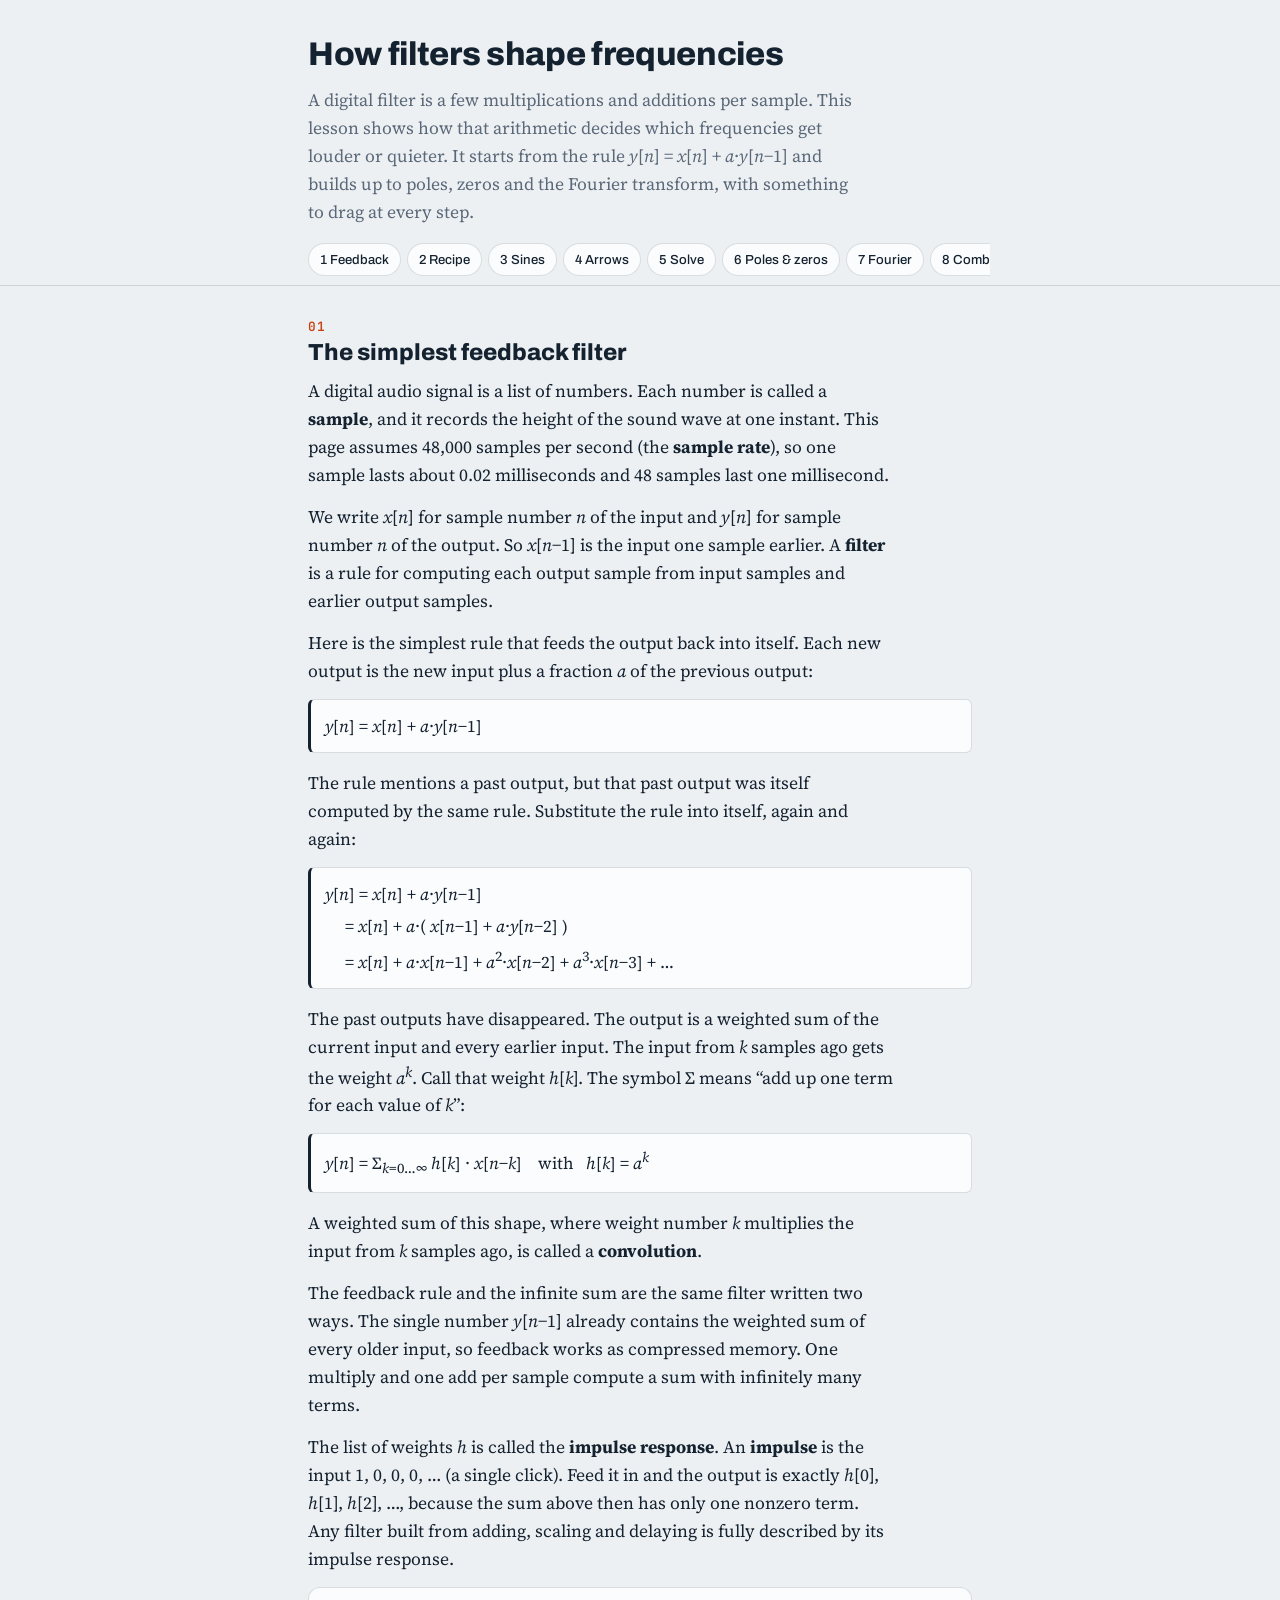
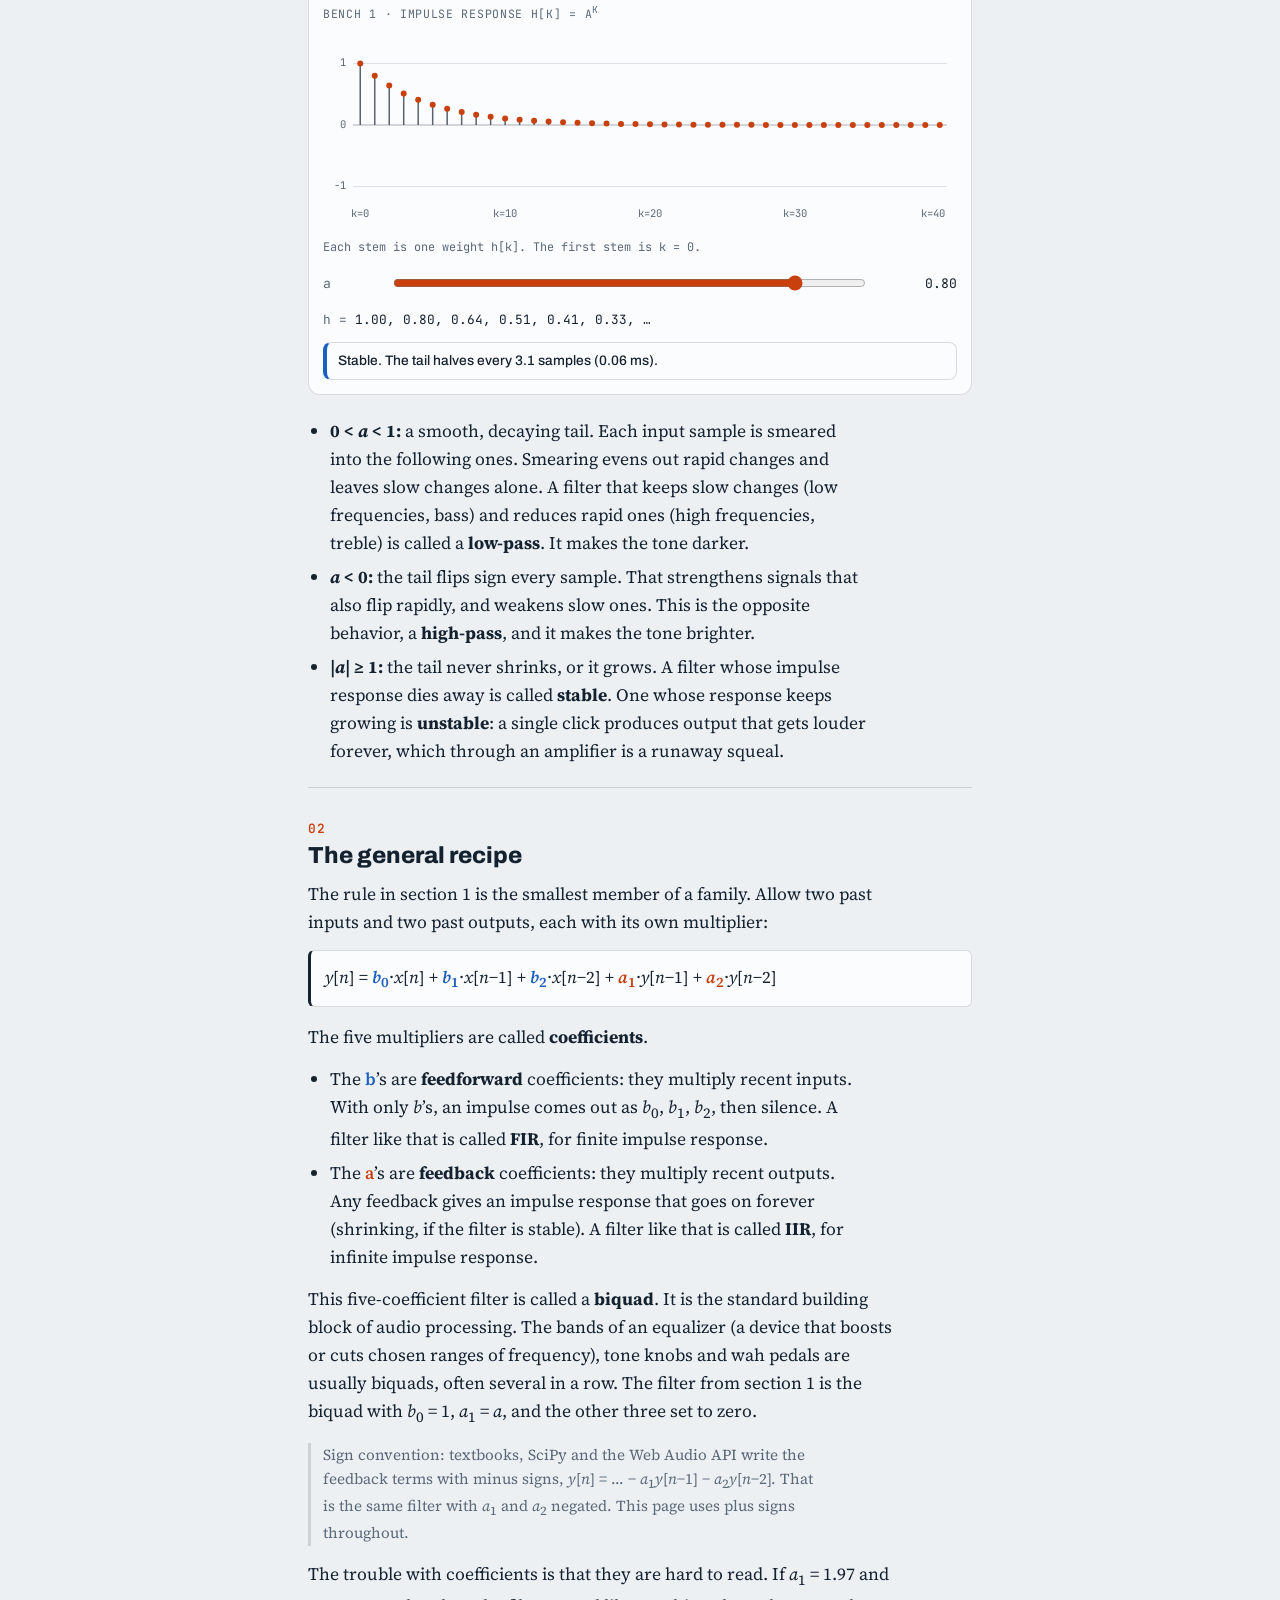
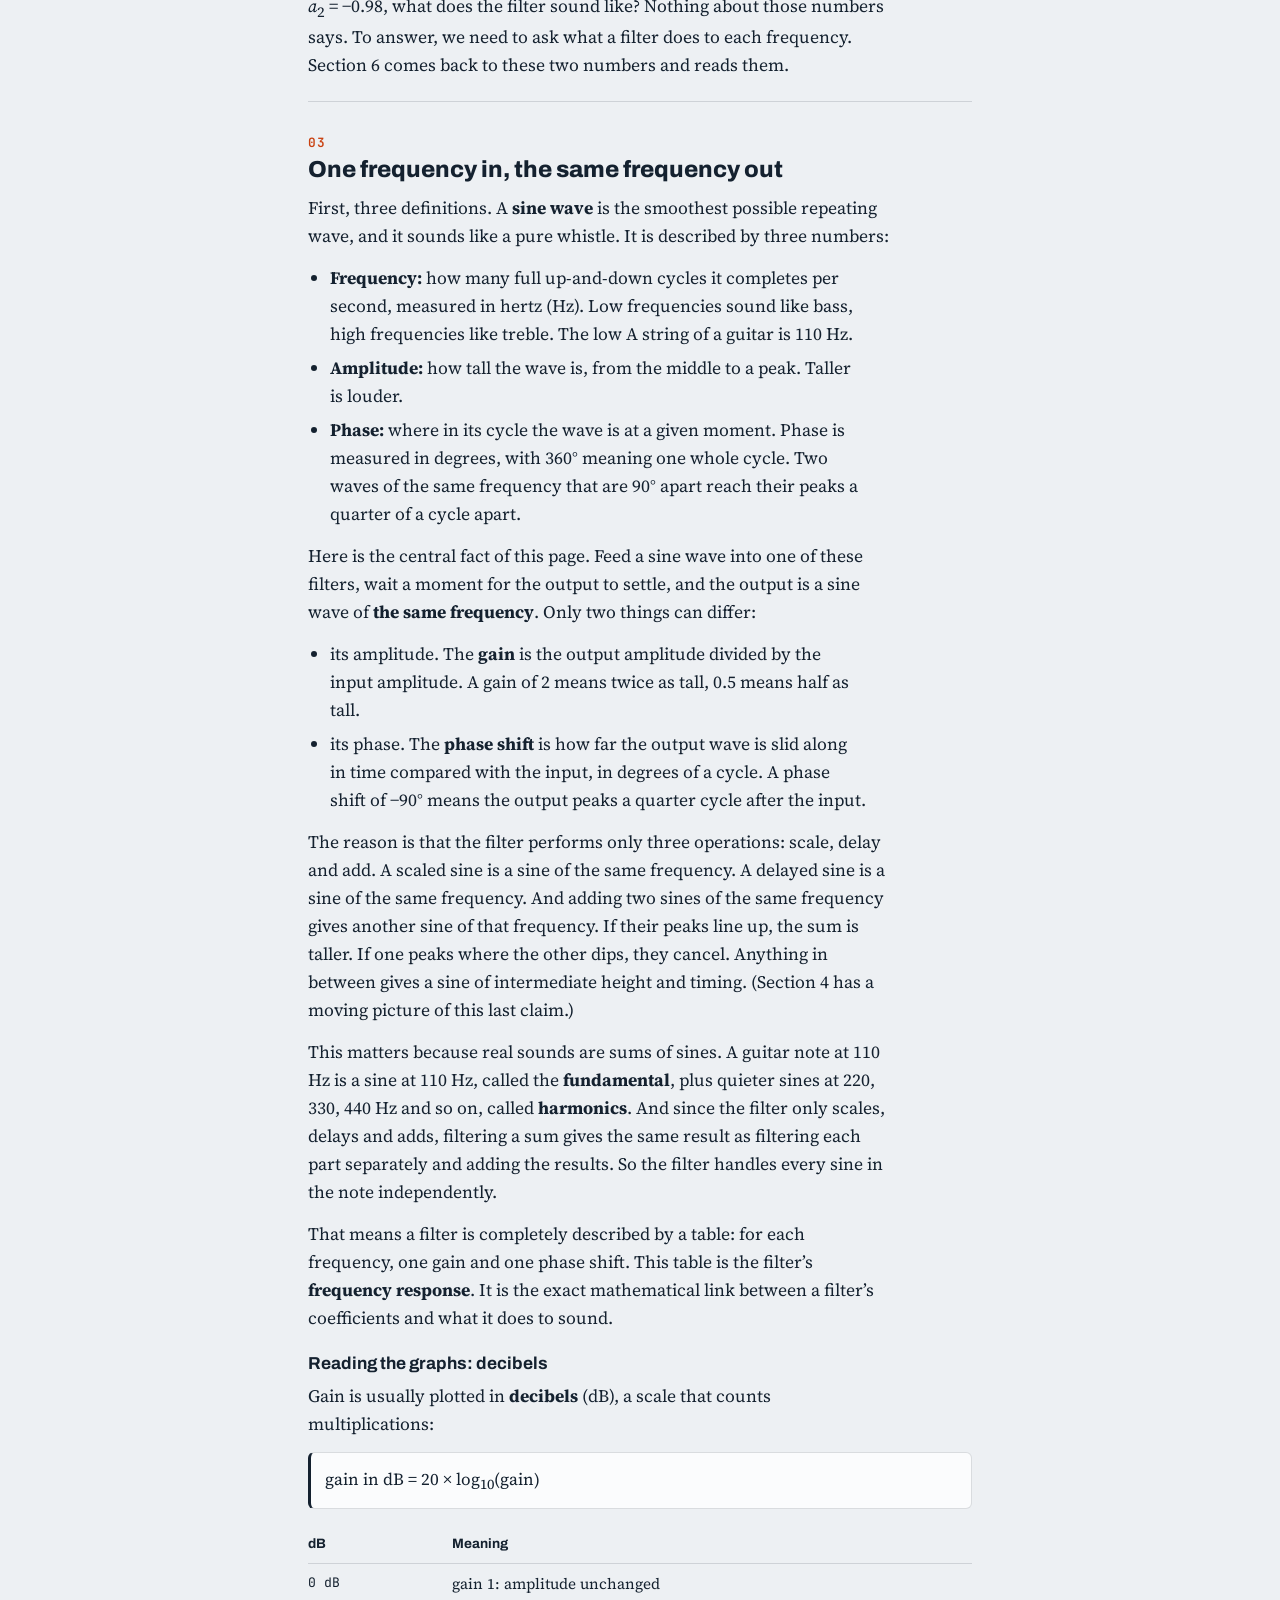
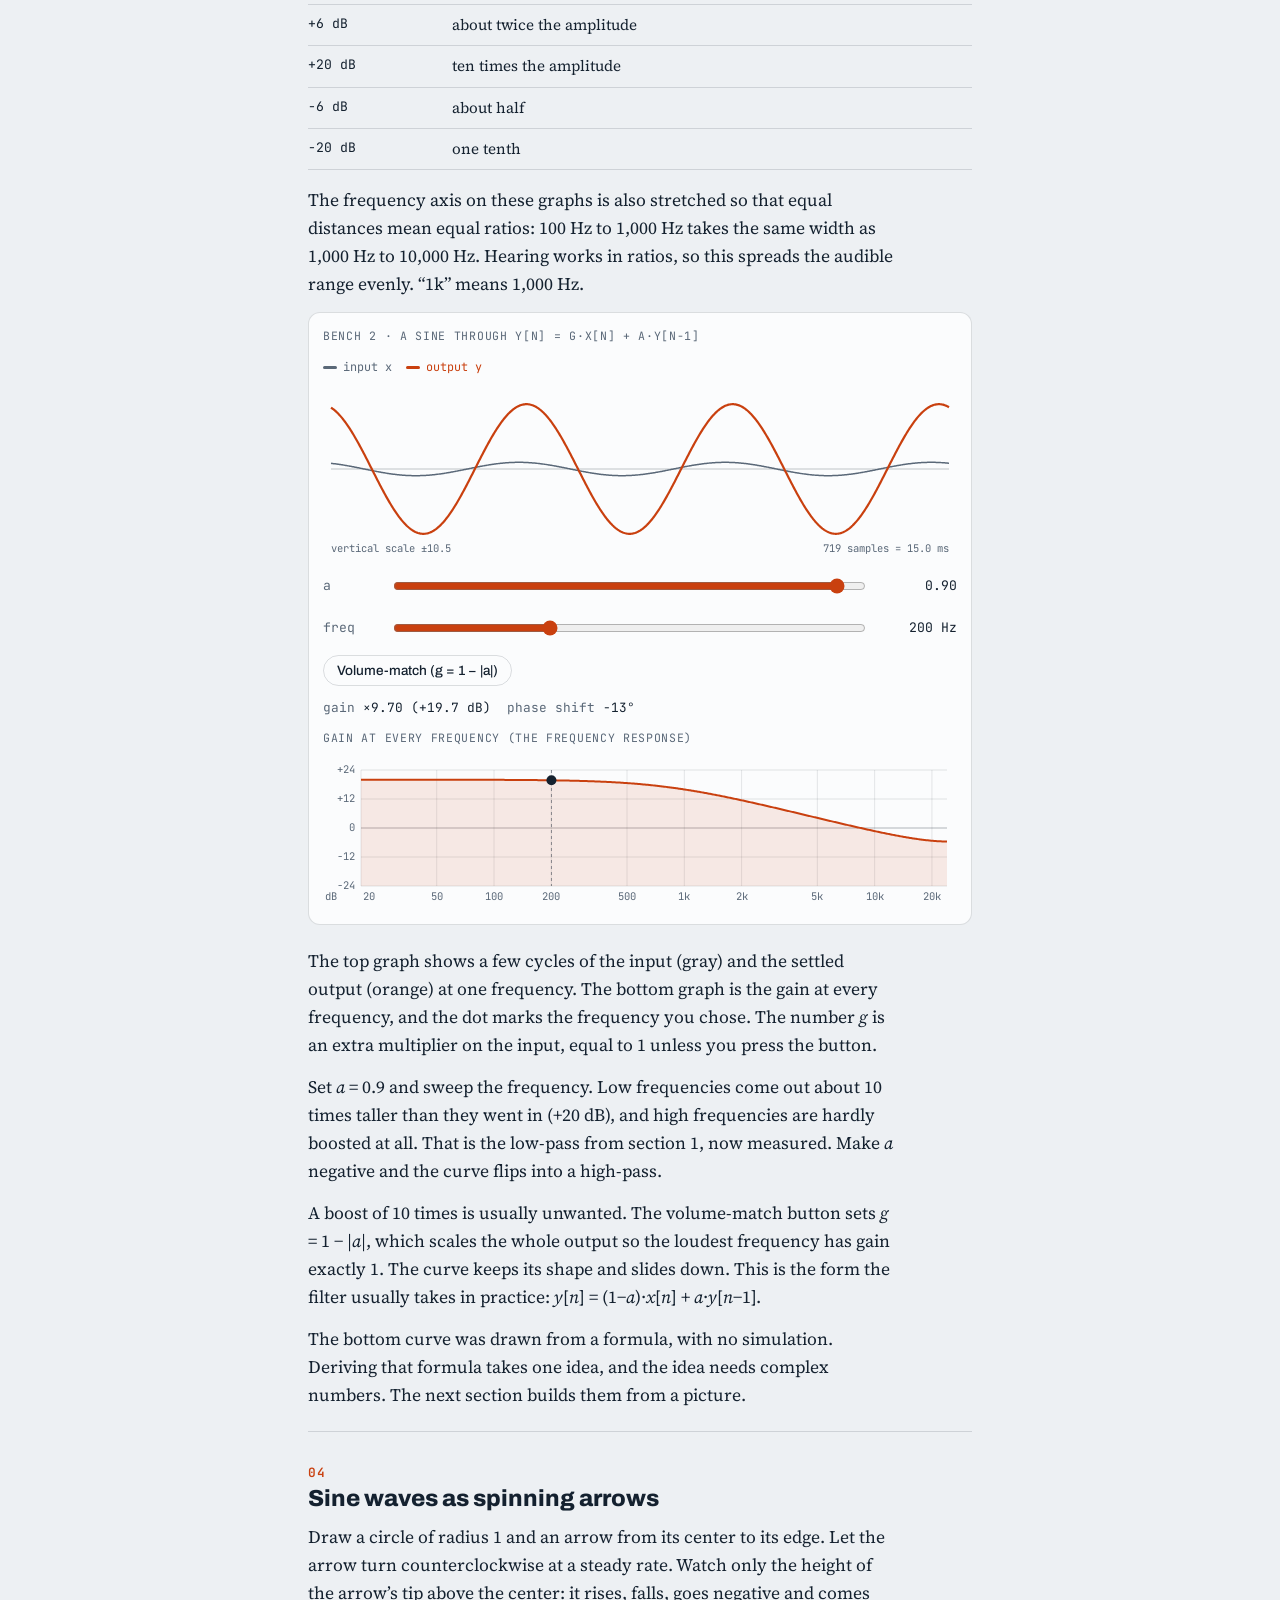
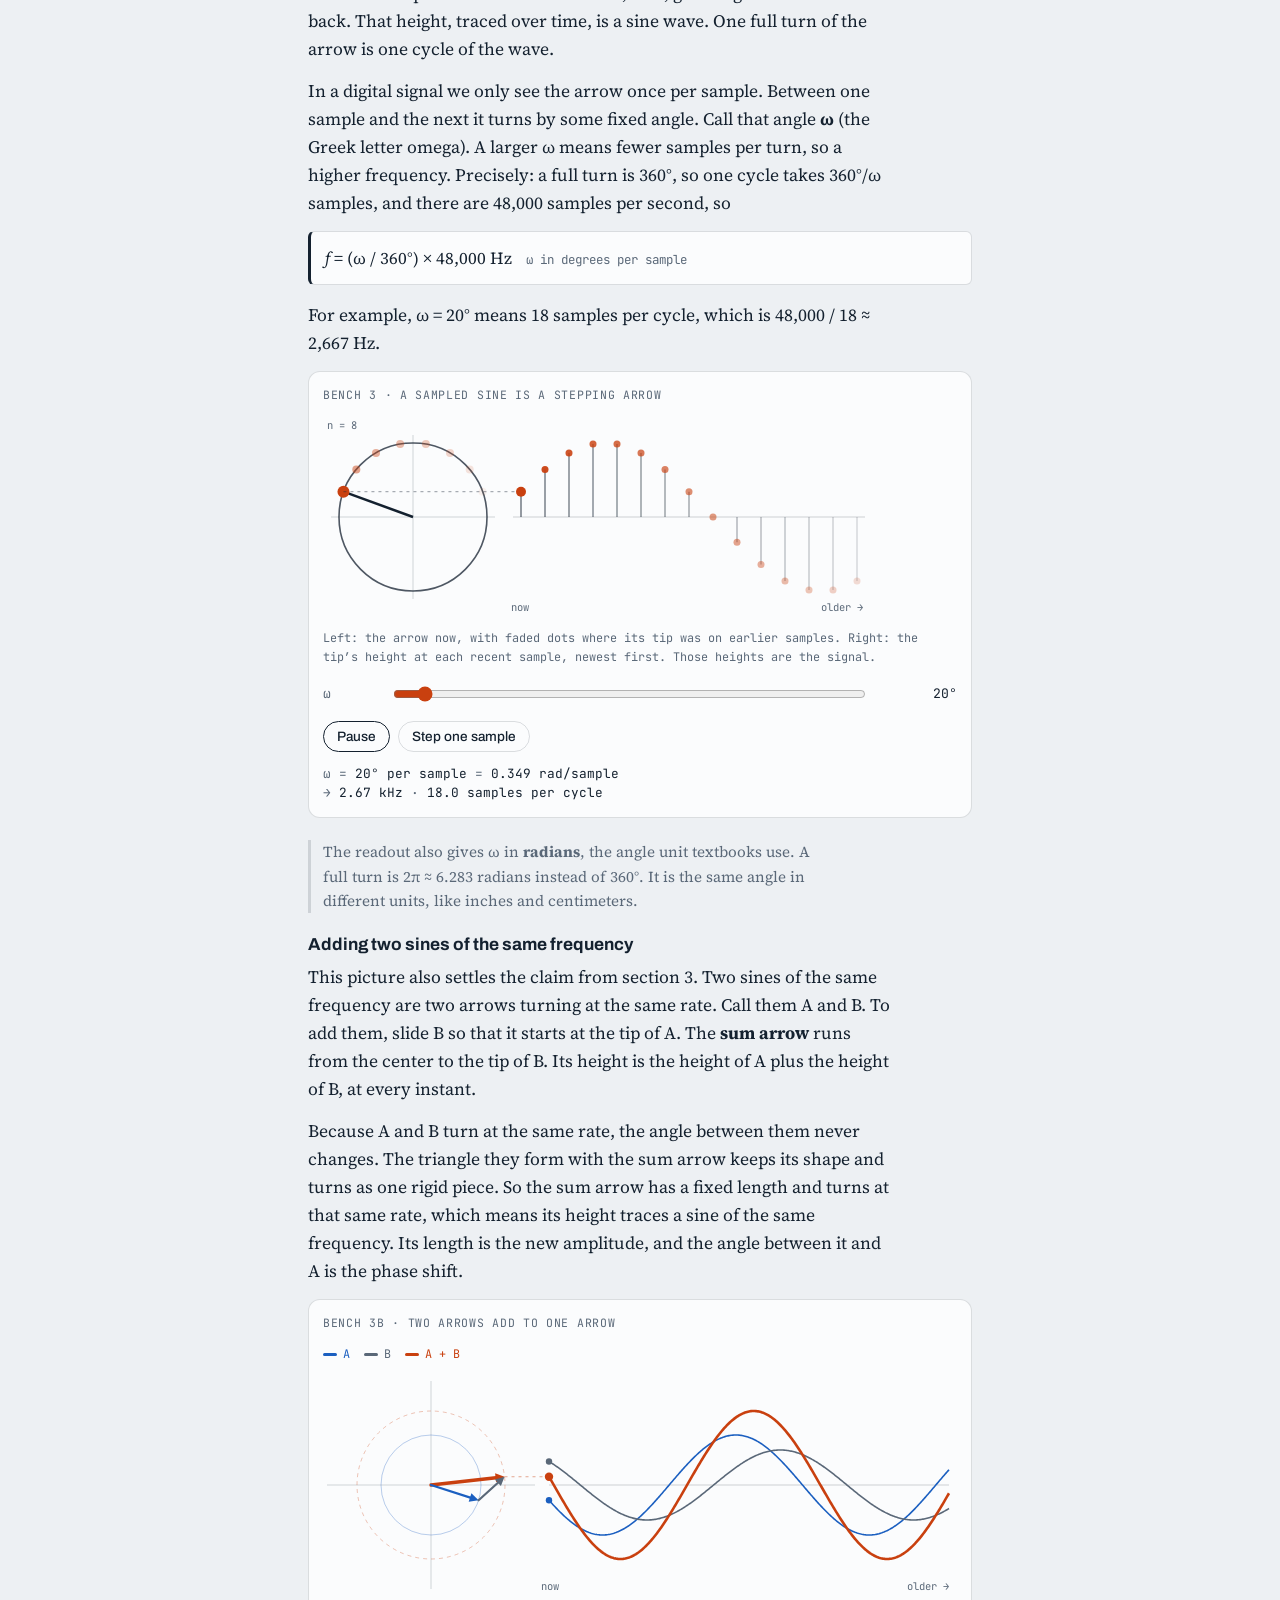
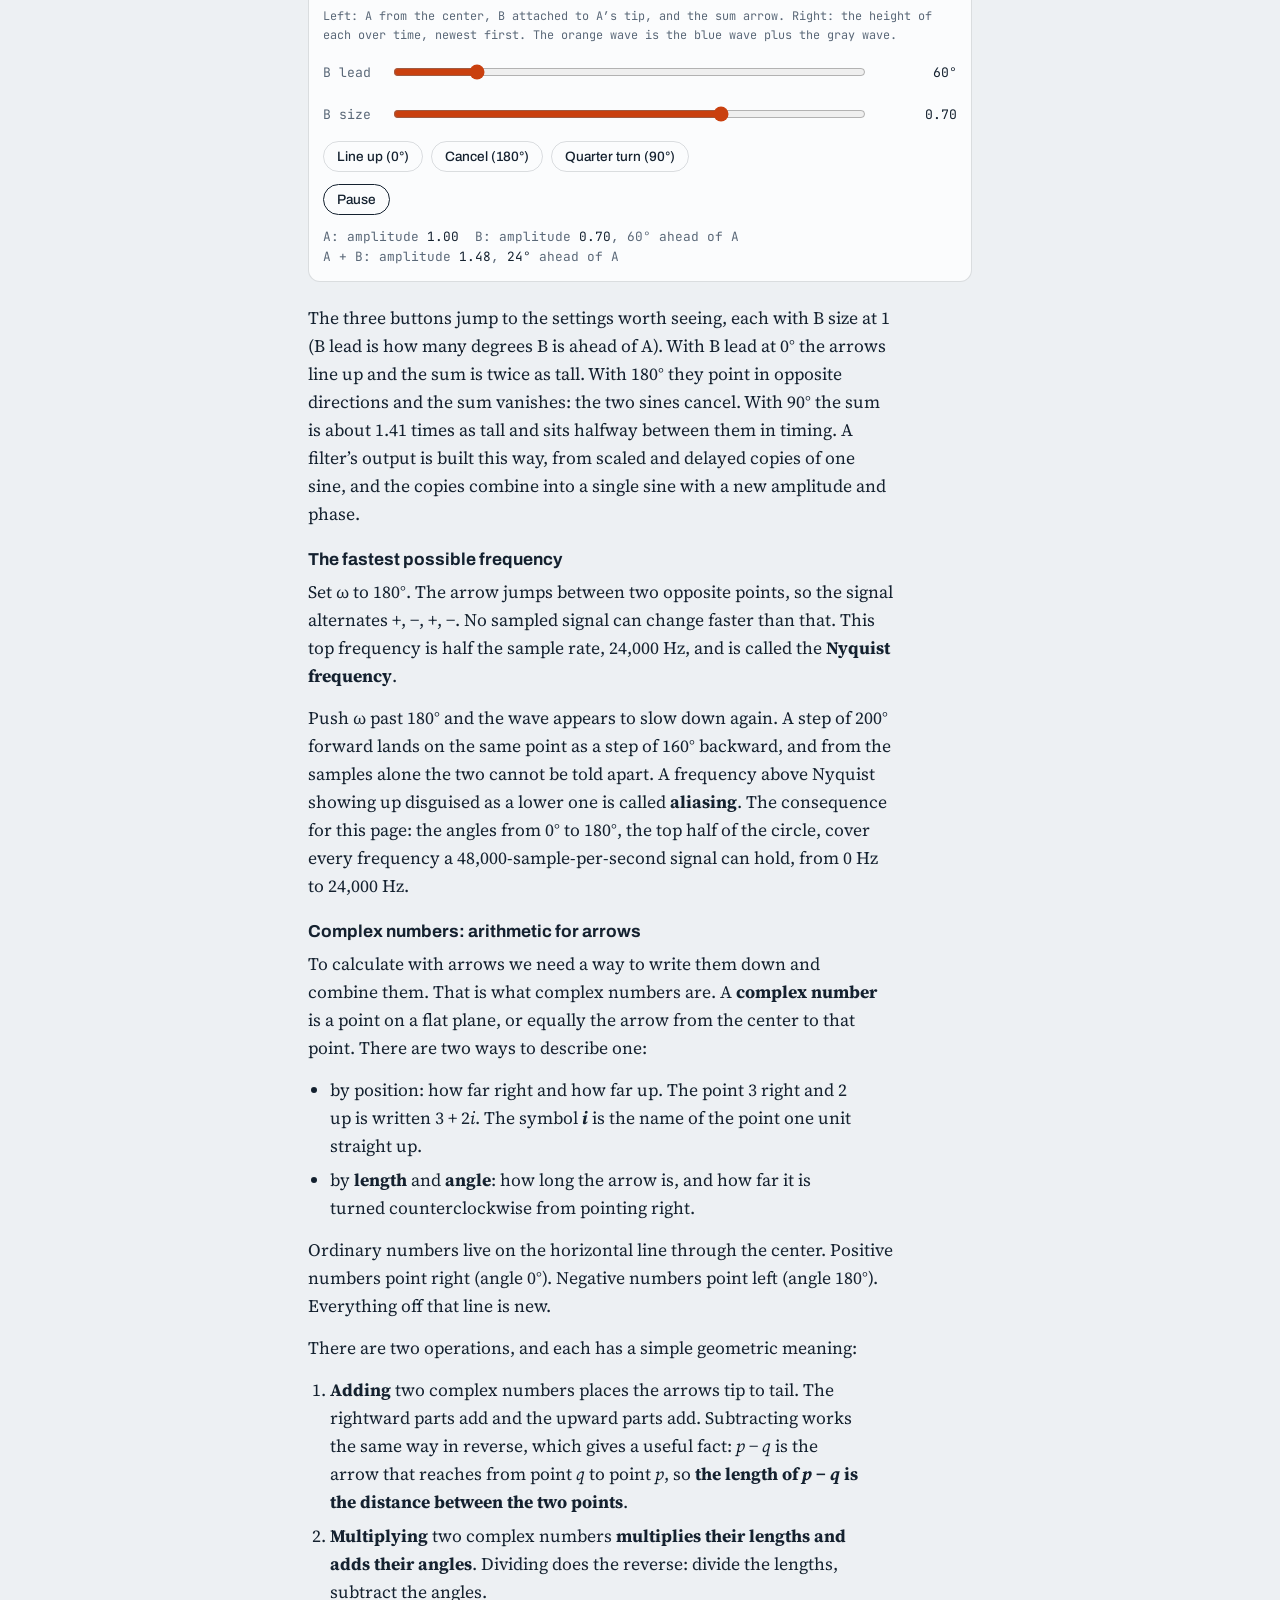
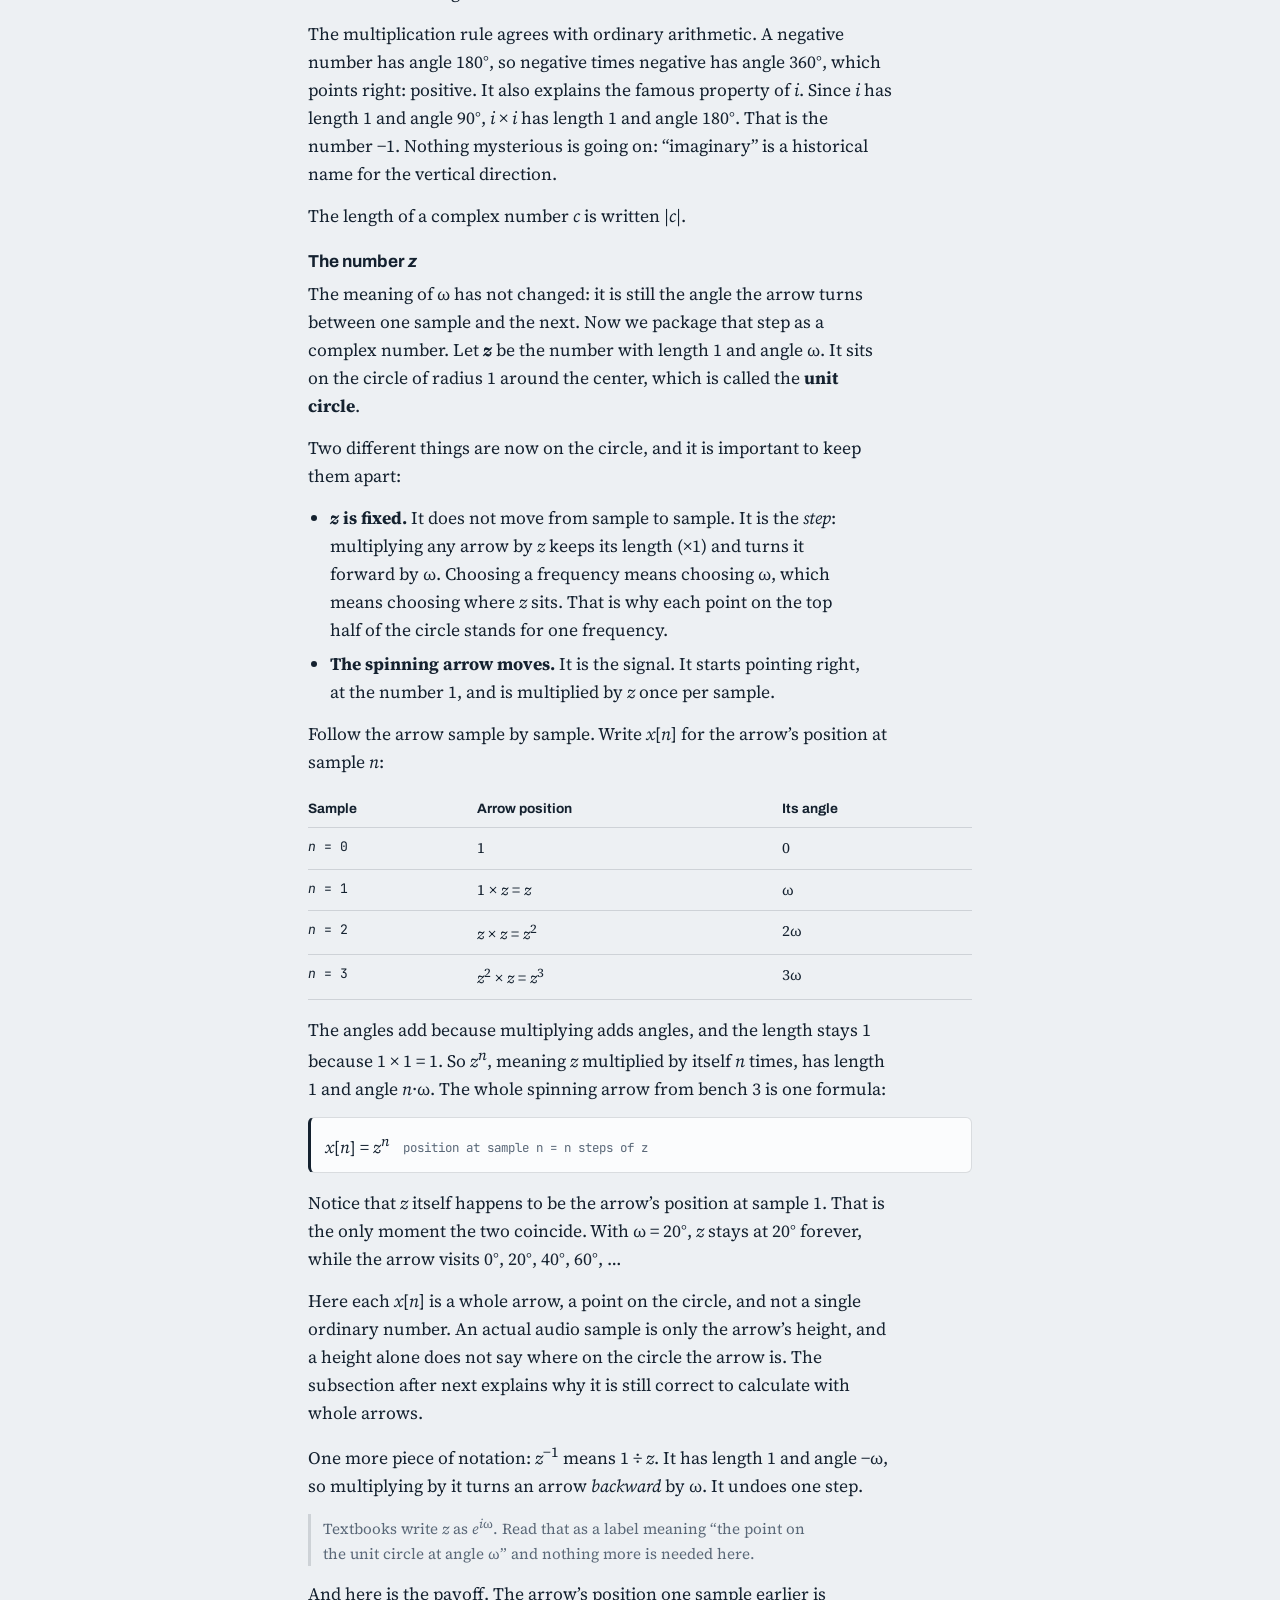
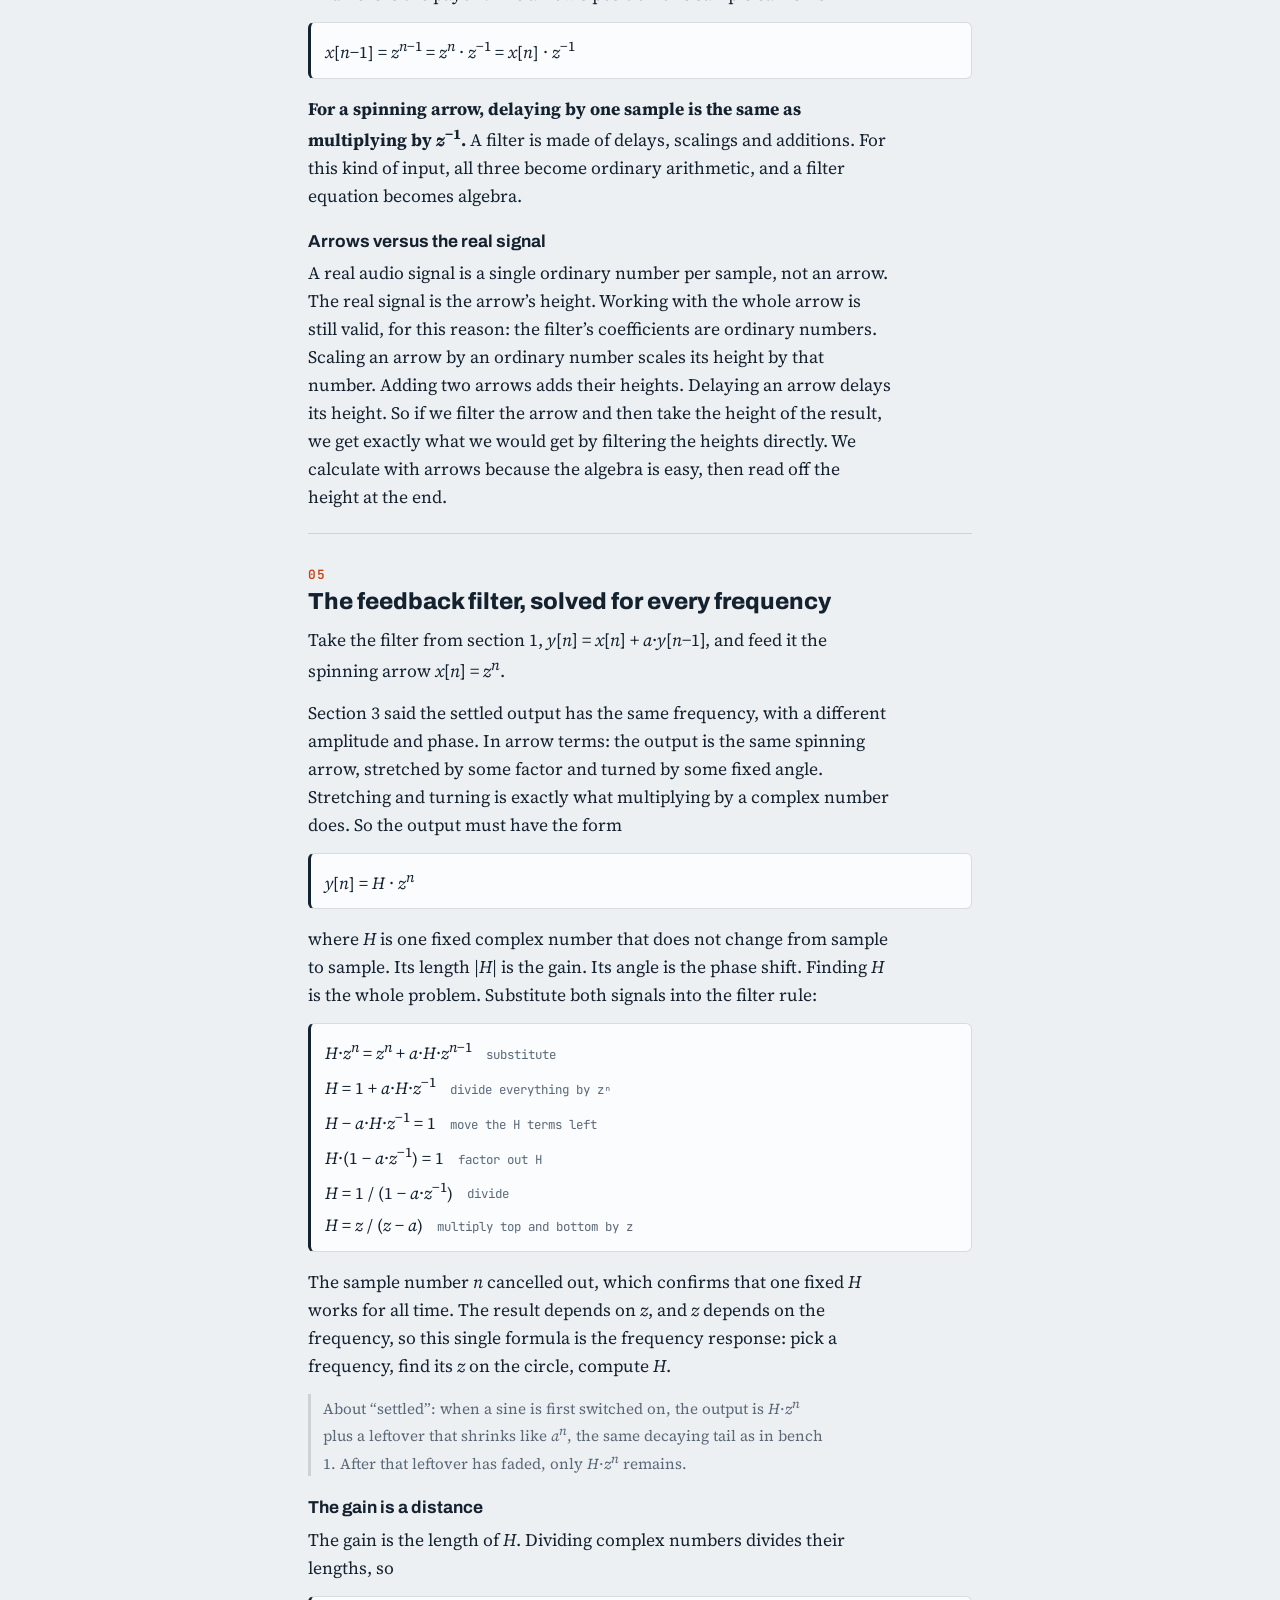
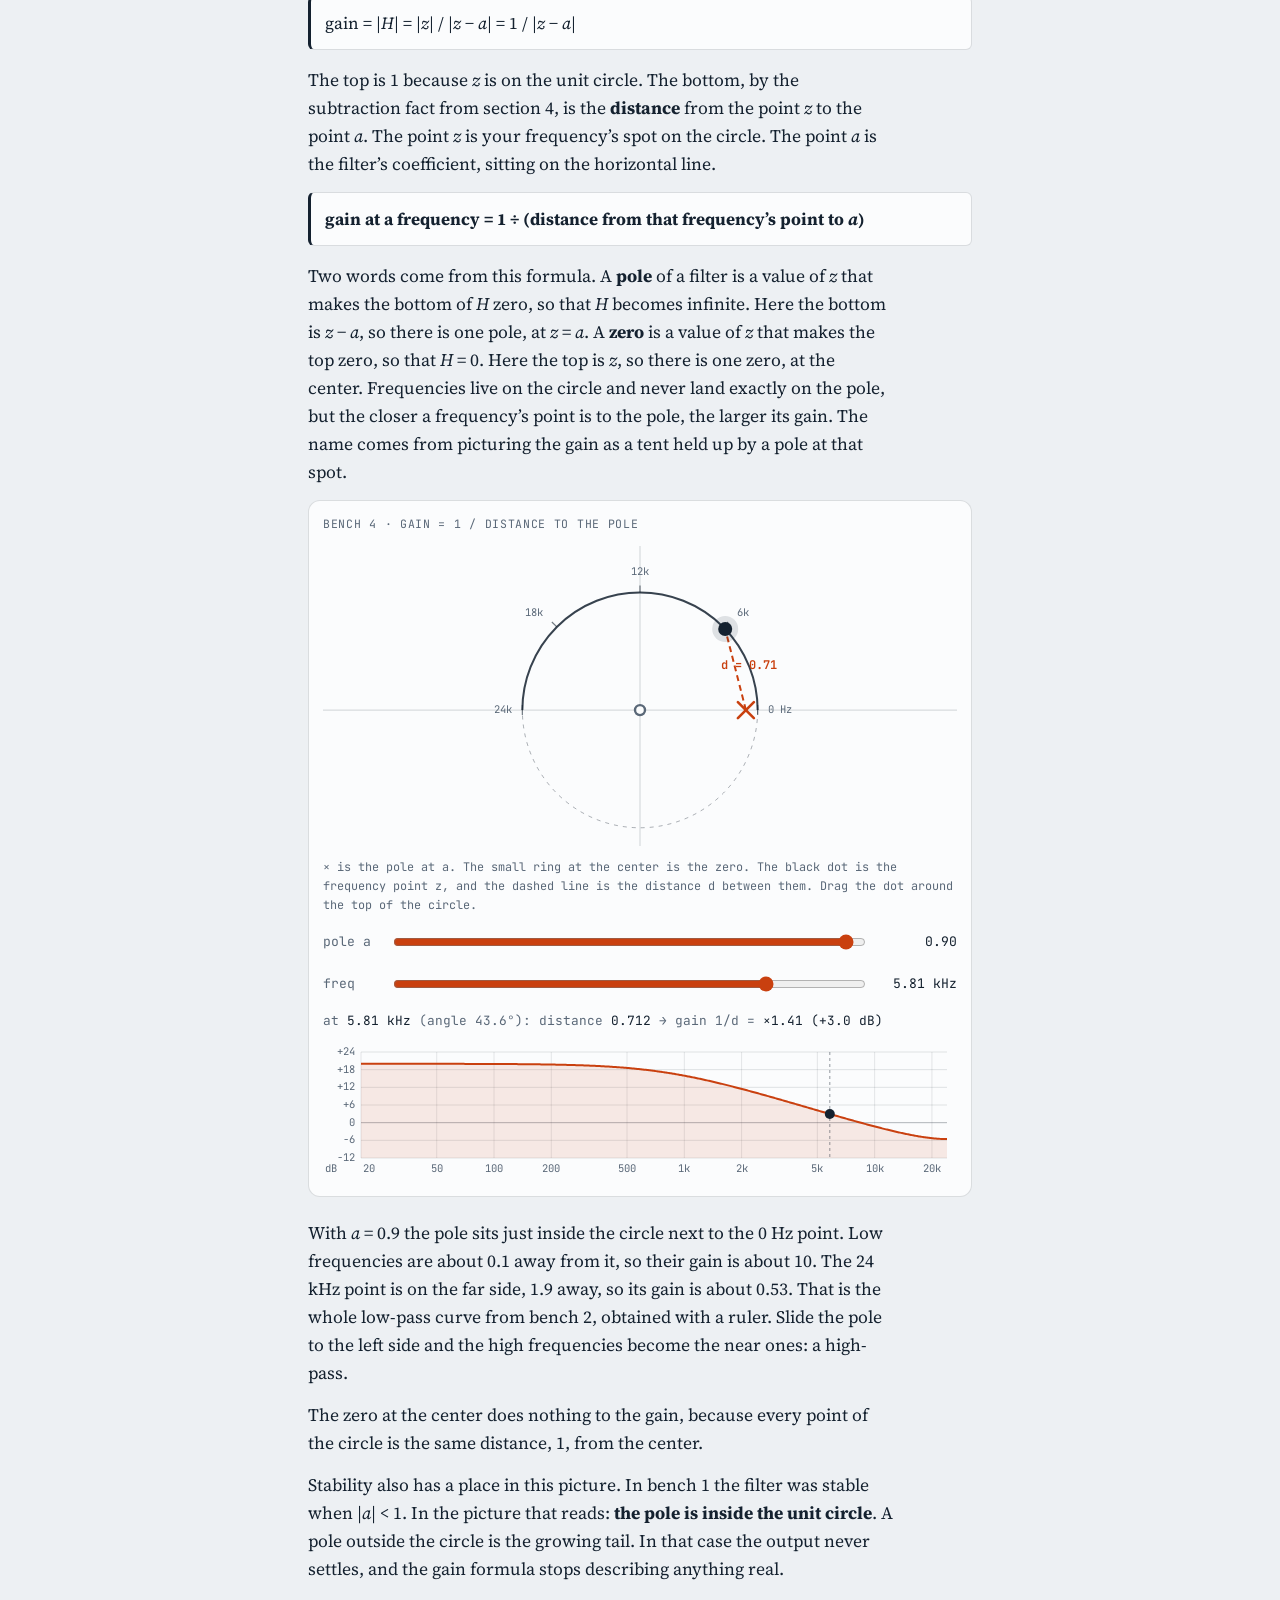
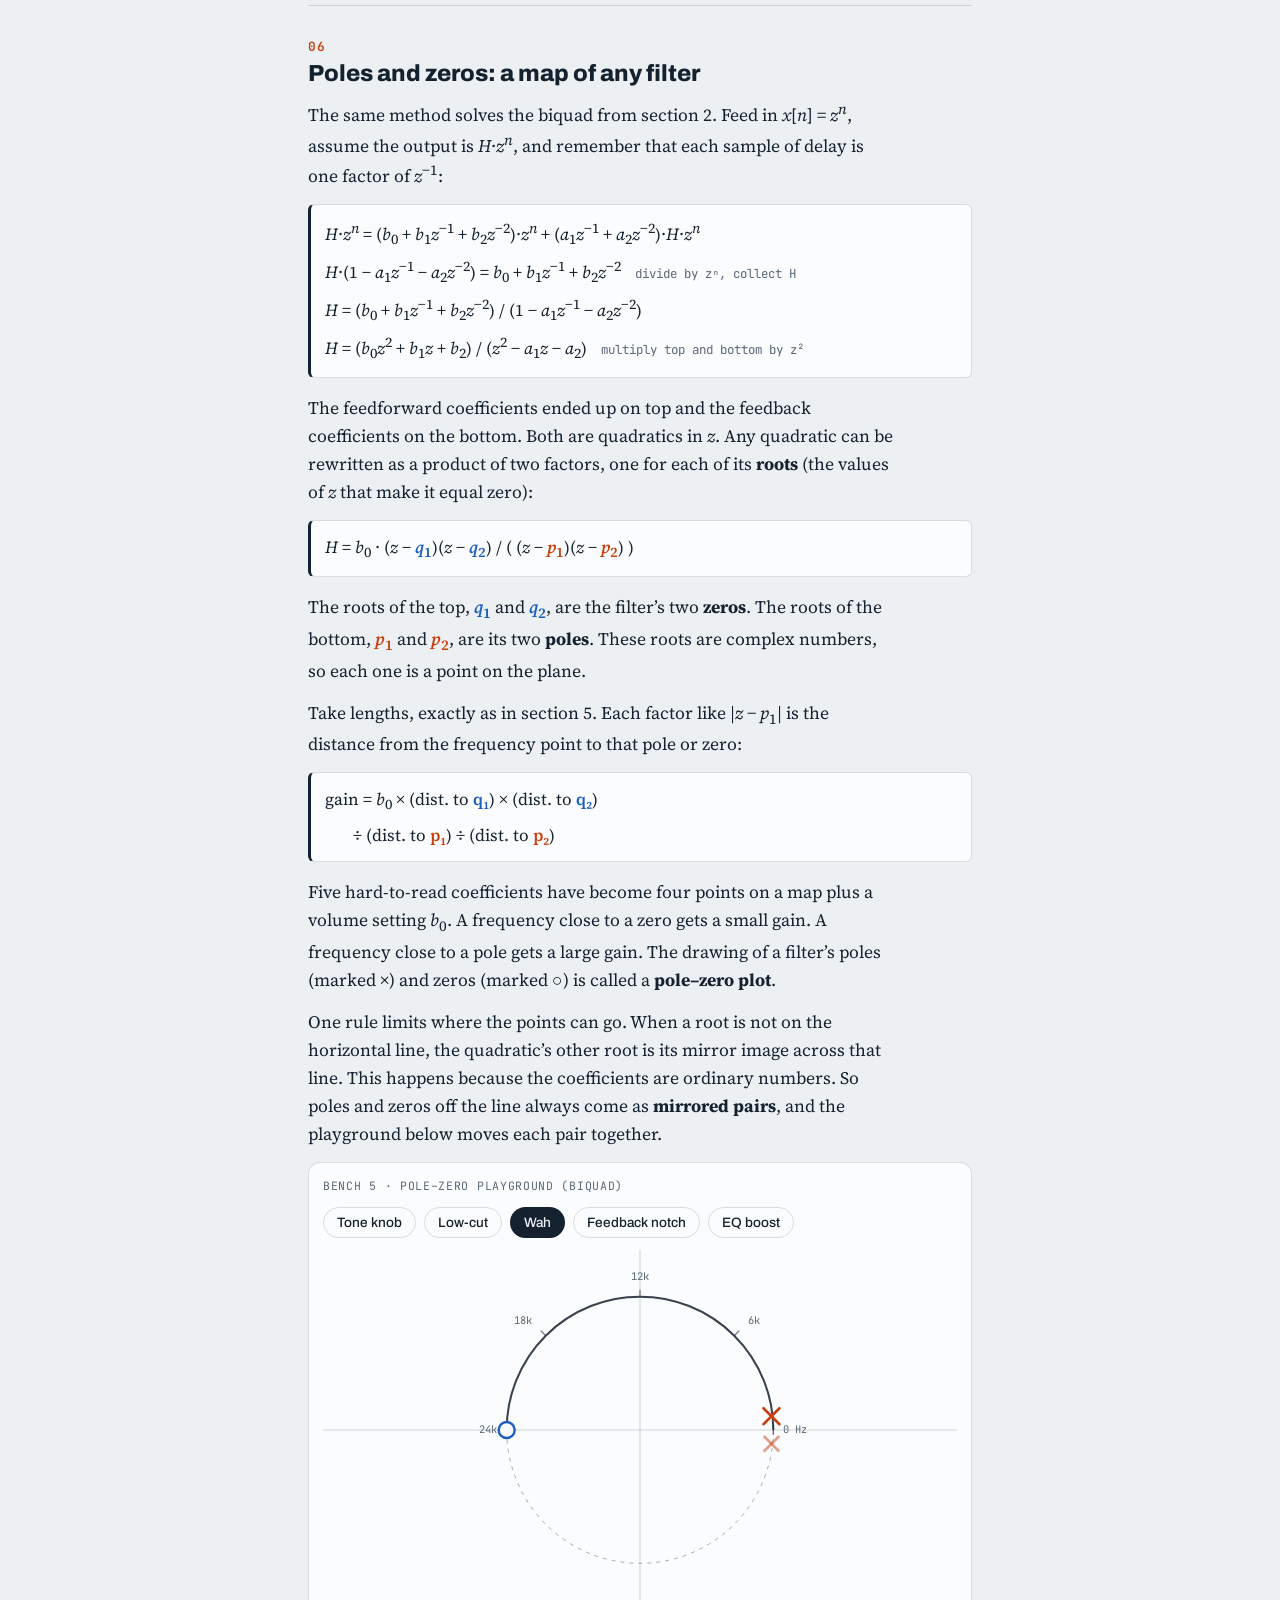
<file: explainers/filters-and-frequencies.html>
<!DOCTYPE html>
<html lang="en">
<head>
<meta charset="utf-8">
<meta name="viewport" content="width=device-width, initial-scale=1">
<title>How Filters Shape Frequencies</title>
<link rel="preconnect" href="https://fonts.googleapis.com">
<link rel="preconnect" href="https://fonts.gstatic.com" crossorigin>
<link href="https://fonts.googleapis.com/css2?family=Archivo:wght@500;700;800&family=JetBrains+Mono:wght@400;600&family=Source+Serif+4:ital,opsz,wght@0,8..60,400;0,8..60,600;1,8..60,400&display=swap" rel="stylesheet">
<style>
:root{
  /* Layout: one reading column; each idea is followed by a "bench" panel holding a live instrument. Poles = vermilion ×, zeros = blue ○ (standard pole-zero plot marks). */
  --bg:#edf0f3;
  --panel:#fbfcfd;
  --ink:#14212f;
  --muted:#5a6878;
  --pole:#c9400f;
  --zero:#1b5fc0;
  --rule:rgba(20,33,47,.14);
  --display:"Archivo","Helvetica Neue",Arial,sans-serif;
  --body:"Source Serif 4",Georgia,"Times New Roman",serif;
  --mono:"JetBrains Mono",ui-monospace,Menlo,Consolas,monospace;
  color-scheme:light;
}
@media (prefers-color-scheme: dark){
  :root:not([data-theme="light"]){
    --bg:#0e141b; --panel:#151e28; --ink:#e4e9ef; --muted:#97a4b3; --pole:#ff8052; --zero:#6aa9ff; --rule:rgba(228,233,239,.15);
    color-scheme:dark;
  }
}
:root[data-theme="dark"]{
  --bg:#0e141b; --panel:#151e28; --ink:#e4e9ef; --muted:#97a4b3; --pole:#ff8052; --zero:#6aa9ff; --rule:rgba(228,233,239,.15);
  color-scheme:dark;
}
*{box-sizing:border-box}
html{-webkit-text-size-adjust:100%}
body{margin:0;background:var(--bg);color:var(--ink);font-family:var(--body);font-size:17.5px;line-height:1.6}
main{max-width:700px;margin:0 auto;padding:0 18px 80px}
header{max-width:700px;margin:0 auto;padding:36px 18px 8px}
h1,h2,h3{font-family:var(--display);text-wrap:balance;line-height:1.15;margin:0}
h1{font-size:2.05rem;font-weight:800;letter-spacing:-.01em}
.deck{color:var(--muted);margin:12px 0 0;max-width:62ch}
h2{font-size:1.45rem;font-weight:800;margin:0 0 10px}
h2 .num{font-family:var(--mono);font-weight:600;font-size:.8rem;color:var(--pole);display:block;margin-bottom:6px;letter-spacing:.04em}
h3{font-size:1.08rem;font-weight:700;margin:22px 0 8px}
p{margin:0 0 14px;max-width:65ch}
section{padding:34px 0 8px;border-top:1px solid var(--rule);scroll-margin-top:56px}
section:first-of-type{border-top:0}
nav.toc{position:sticky;top:0;z-index:5;background:var(--bg);border-bottom:1px solid var(--rule)}
nav.toc .in{max-width:700px;margin:0 auto;display:flex;gap:6px;overflow-x:auto;padding:9px 18px;scrollbar-width:none}
nav.toc .in::-webkit-scrollbar{display:none}
nav.toc a{flex:none;font-family:var(--display);font-weight:500;font-size:.82rem;color:var(--ink);text-decoration:none;border:1px solid var(--rule);border-radius:999px;padding:5px 11px;background:var(--panel)}
nav.toc a:focus-visible,button:focus-visible,select:focus-visible,input:focus-visible{outline:2px solid var(--zero);outline-offset:2px}
.eq{font-family:var(--body);font-size:1.06rem;background:var(--panel);border:1px solid var(--rule);border-left:3px solid var(--ink);border-radius:6px;padding:10px 14px;margin:4px 0 16px;overflow-x:auto;white-space:nowrap;line-height:1.9}
.eq i,p i,li i{font-style:italic}
.eq .c{color:var(--muted);font-family:var(--mono);font-size:.78rem;margin-left:10px}
.hl-p{color:var(--pole);font-weight:600}
.hl-z{color:var(--zero);font-weight:600}
ul,ol{margin:0 0 14px;padding-left:1.25em;max-width:62ch}
li{margin:0 0 6px}
.bench{background:var(--panel);border:1px solid var(--rule);border-radius:12px;padding:14px;margin:6px 0 22px;display:grid;gap:12px}
.bench .tag{font-family:var(--mono);font-size:.72rem;letter-spacing:.06em;text-transform:uppercase;color:var(--muted)}
canvas{display:block;width:100%;border-radius:6px}
canvas.drag{touch-action:none;cursor:pointer}
.ctrl{display:grid;grid-template-columns:4.6em 1fr 6.2em;gap:10px;align-items:center;font-family:var(--mono);font-size:.82rem}
.ctrl label{color:var(--muted)}
.ctrl output{text-align:right;font-variant-numeric:tabular-nums}
input[type=range]{width:100%;height:30px;accent-color:var(--pole);margin:0}
.read{font-family:var(--mono);font-size:.8rem;line-height:1.55;color:var(--ink);font-variant-numeric:tabular-nums;overflow-wrap:anywhere}
.read .m{color:var(--muted)}
.status{font-family:var(--display);font-size:.86rem;font-weight:500;padding:7px 11px;border-radius:8px;border:1px solid var(--rule)}
.status.ok{border-left:4px solid var(--zero)}
.status.bad{border-left:4px solid var(--pole);color:var(--pole)}
.row{display:flex;flex-wrap:wrap;gap:8px;align-items:center}
button,select{font-family:var(--display);font-weight:500;font-size:.85rem;color:var(--ink);background:transparent;border:1px solid var(--ink);border-radius:999px;padding:7px 13px;cursor:pointer}
select{border-radius:8px;padding:6px 10px;background:var(--panel)}
button.on{background:var(--ink);color:var(--bg)}
button.ghost{border-color:var(--rule)}
.legend{display:flex;gap:14px;flex-wrap:wrap;font-family:var(--mono);font-size:.74rem;color:var(--muted)}
.legend span::before{content:"";display:inline-block;width:14px;height:3px;border-radius:2px;margin-right:6px;vertical-align:middle;background:currentColor}
.legend .in{color:var(--muted)}
.legend .out{color:var(--pole)}
.note{font-size:.95rem;color:var(--muted);border-left:3px solid var(--rule);padding-left:12px}
pre{font-family:var(--mono);font-size:.78rem;line-height:1.55;background:var(--panel);border:1px solid var(--rule);border-radius:8px;padding:12px 14px;overflow-x:auto;margin:4px 0 16px}
code{font-family:var(--mono);font-size:.86em}
table{border-collapse:collapse;width:100%;font-size:.95rem;margin:4px 0 16px}
td,th{text-align:left;vertical-align:top;padding:8px 8px 8px 0;border-bottom:1px solid var(--rule)}
th{font-family:var(--display);font-weight:700;font-size:.85rem}
td:first-child{font-family:var(--mono);font-size:.82rem;white-space:nowrap;padding-right:12px}
.sub{font-family:var(--mono);font-size:.74rem;color:var(--muted)}
@media (max-width:420px){ body{font-size:16.5px} h1{font-size:1.75rem} .ctrl{grid-template-columns:3.9em 1fr 5.6em} }
@media (prefers-reduced-motion: reduce){ *{scroll-behavior:auto} }
</style>
</head>
<body>
<header>
  <h1>How filters shape frequencies</h1>
  <p class="deck">A digital filter is a few multiplications and additions per sample. This lesson shows how that arithmetic decides which frequencies get louder or quieter. It starts from the rule <i>y</i>[<i>n</i>] = <i>x</i>[<i>n</i>] + <i>a</i>·<i>y</i>[<i>n</i>−1] and builds up to poles, zeros and the Fourier transform, with something to drag at every step.</p>
</header>
<nav class="toc" aria-label="Sections"><div class="in">
  <a href="#unroll">1 Feedback</a><a href="#recipe">2 Recipe</a><a href="#sines">3 Sines</a><a href="#arrows">4 Arrows</a><a href="#solve">5 Solve</a><a href="#poles">6 Poles &amp; zeros</a><a href="#fourier">7 Fourier</a><a href="#combs">8 Combs</a><a href="#code">9 In code</a><a href="#cheat">Cheat sheet</a>
</div></nav>
<main>

<section id="unroll">
  <h2><span class="num">01</span>The simplest feedback filter</h2>
  <p>A digital audio signal is a list of numbers. Each number is called a <b>sample</b>, and it records the height of the sound wave at one instant. This page assumes 48,000 samples per second (the <b>sample rate</b>), so one sample lasts about 0.02 milliseconds and 48 samples last one millisecond.</p>
  <p>We write <i>x</i>[<i>n</i>] for sample number <i>n</i> of the input and <i>y</i>[<i>n</i>] for sample number <i>n</i> of the output. So <i>x</i>[<i>n</i>−1] is the input one sample earlier. A <b>filter</b> is a rule for computing each output sample from input samples and earlier output samples.</p>
  <p>Here is the simplest rule that feeds the output back into itself. Each new output is the new input plus a fraction <i>a</i> of the previous output:</p>
  <div class="eq"><i>y</i>[<i>n</i>] = <i>x</i>[<i>n</i>] + <i>a</i>·<i>y</i>[<i>n</i>−1]</div>
  <p>The rule mentions a past output, but that past output was itself computed by the same rule. Substitute the rule into itself, again and again:</p>
  <div class="eq">
    <i>y</i>[<i>n</i>] = <i>x</i>[<i>n</i>] + <i>a</i>·<i>y</i>[<i>n</i>−1]<br>
    &nbsp;&nbsp;&nbsp;&nbsp;&nbsp;= <i>x</i>[<i>n</i>] + <i>a</i>·( <i>x</i>[<i>n</i>−1] + <i>a</i>·<i>y</i>[<i>n</i>−2] )<br>
    &nbsp;&nbsp;&nbsp;&nbsp;&nbsp;= <i>x</i>[<i>n</i>] + <i>a</i>·<i>x</i>[<i>n</i>−1] + <i>a</i><sup>2</sup>·<i>x</i>[<i>n</i>−2] + <i>a</i><sup>3</sup>·<i>x</i>[<i>n</i>−3] + …
  </div>
  <p>The past outputs have disappeared. The output is a weighted sum of the current input and every earlier input. The input from <i>k</i> samples ago gets the weight <i>a</i><sup><i>k</i></sup>. Call that weight <i>h</i>[<i>k</i>]. The symbol Σ means “add up one term for each value of <i>k</i>”:</p>
  <div class="eq"><i>y</i>[<i>n</i>] = Σ<sub><i>k</i>=0…∞</sub> <i>h</i>[<i>k</i>] · <i>x</i>[<i>n</i>−<i>k</i>] &nbsp;&nbsp; with &nbsp; <i>h</i>[<i>k</i>] = <i>a</i><sup><i>k</i></sup></div>
  <p>A weighted sum of this shape, where weight number <i>k</i> multiplies the input from <i>k</i> samples ago, is called a <b>convolution</b>.</p>
  <p>The feedback rule and the infinite sum are the same filter written two ways. The single number <i>y</i>[<i>n</i>−1] already contains the weighted sum of every older input, so feedback works as compressed memory. One multiply and one add per sample compute a sum with infinitely many terms.</p>
  <p>The list of weights <i>h</i> is called the <b>impulse response</b>. An <b>impulse</b> is the input 1, 0, 0, 0, … (a single click). Feed it in and the output is exactly <i>h</i>[0], <i>h</i>[1], <i>h</i>[2], …, because the sum above then has only one nonzero term. Any filter built from adding, scaling and delaying is fully described by its impulse response.</p>

  <div class="bench">
    <div class="tag">Bench 1 · impulse response h[k] = a<sup>k</sup></div>
    <canvas id="w1c" aria-label="Impulse response stems for the one-pole filter"></canvas>
    <div class="sub">Each stem is one weight h[k]. The first stem is k = 0.</div>
    <div class="ctrl"><label for="w1a">a</label><input id="w1a" type="range" min="-1.1" max="1.1" step="0.01" value="0.8"><output id="w1av">0.80</output></div>
    <div class="read" id="w1h"></div>
    <div class="status ok" id="w1s"></div>
  </div>
  <ul>
    <li><b>0 &lt; <i>a</i> &lt; 1:</b> a smooth, decaying tail. Each input sample is smeared into the following ones. Smearing evens out rapid changes and leaves slow changes alone. A filter that keeps slow changes (low frequencies, bass) and reduces rapid ones (high frequencies, treble) is called a <b>low-pass</b>. It makes the tone darker.</li>
    <li><b><i>a</i> &lt; 0:</b> the tail flips sign every sample. That strengthens signals that also flip rapidly, and weakens slow ones. This is the opposite behavior, a <b>high-pass</b>, and it makes the tone brighter.</li>
    <li><b>|<i>a</i>| ≥ 1:</b> the tail never shrinks, or it grows. A filter whose impulse response dies away is called <b>stable</b>. One whose response keeps growing is <b>unstable</b>: a single click produces output that gets louder forever, which through an amplifier is a runaway squeal.</li>
  </ul>
</section>

<section id="recipe">
  <h2><span class="num">02</span>The general recipe</h2>
  <p>The rule in section 1 is the smallest member of a family. Allow two past inputs and two past outputs, each with its own multiplier:</p>
  <div class="eq"><i>y</i>[<i>n</i>] = <span class="hl-z"><i>b</i><sub>0</sub></span>·<i>x</i>[<i>n</i>] + <span class="hl-z"><i>b</i><sub>1</sub></span>·<i>x</i>[<i>n</i>−1] + <span class="hl-z"><i>b</i><sub>2</sub></span>·<i>x</i>[<i>n</i>−2] + <span class="hl-p"><i>a</i><sub>1</sub></span>·<i>y</i>[<i>n</i>−1] + <span class="hl-p"><i>a</i><sub>2</sub></span>·<i>y</i>[<i>n</i>−2]</div>
  <p>The five multipliers are called <b>coefficients</b>.</p>
  <ul>
    <li>The <span class="hl-z">b</span>’s are <b>feedforward</b> coefficients: they multiply recent inputs. With only <i>b</i>’s, an impulse comes out as <i>b</i><sub>0</sub>, <i>b</i><sub>1</sub>, <i>b</i><sub>2</sub>, then silence. A filter like that is called <b>FIR</b>, for finite impulse response.</li>
    <li>The <span class="hl-p">a</span>’s are <b>feedback</b> coefficients: they multiply recent outputs. Any feedback gives an impulse response that goes on forever (shrinking, if the filter is stable). A filter like that is called <b>IIR</b>, for infinite impulse response.</li>
  </ul>
  <p>This five-coefficient filter is called a <b>biquad</b>. It is the standard building block of audio processing. The bands of an equalizer (a device that boosts or cuts chosen ranges of frequency), tone knobs and wah pedals are usually biquads, often several in a row. The filter from section 1 is the biquad with <i>b</i><sub>0</sub> = 1, <i>a</i><sub>1</sub> = <i>a</i>, and the other three set to zero.</p>
  <p class="note">Sign convention: textbooks, SciPy and the Web Audio API write the feedback terms with minus signs, <i>y</i>[<i>n</i>] = … − <i>a</i><sub>1</sub><i>y</i>[<i>n</i>−1] − <i>a</i><sub>2</sub><i>y</i>[<i>n</i>−2]. That is the same filter with <i>a</i><sub>1</sub> and <i>a</i><sub>2</sub> negated. This page uses plus signs throughout.</p>
  <p>The trouble with coefficients is that they are hard to read. If <i>a</i><sub>1</sub> = 1.97 and <i>a</i><sub>2</sub> = −0.98, what does the filter sound like? Nothing about those numbers says. To answer, we need to ask what a filter does to each frequency. Section 6 comes back to these two numbers and reads them.</p>
</section>

<section id="sines">
  <h2><span class="num">03</span>One frequency in, the same frequency out</h2>
  <p>First, three definitions. A <b>sine wave</b> is the smoothest possible repeating wave, and it sounds like a pure whistle. It is described by three numbers:</p>
  <ul>
    <li><b>Frequency:</b> how many full up-and-down cycles it completes per second, measured in hertz (Hz). Low frequencies sound like bass, high frequencies like treble. The low A string of a guitar is 110 Hz.</li>
    <li><b>Amplitude:</b> how tall the wave is, from the middle to a peak. Taller is louder.</li>
    <li><b>Phase:</b> where in its cycle the wave is at a given moment. Phase is measured in degrees, with 360° meaning one whole cycle. Two waves of the same frequency that are 90° apart reach their peaks a quarter of a cycle apart.</li>
  </ul>
  <p>Here is the central fact of this page. Feed a sine wave into one of these filters, wait a moment for the output to settle, and the output is a sine wave of <b>the same frequency</b>. Only two things can differ:</p>
  <ul>
    <li>its amplitude. The <b>gain</b> is the output amplitude divided by the input amplitude. A gain of 2 means twice as tall, 0.5 means half as tall.</li>
    <li>its phase. The <b>phase shift</b> is how far the output wave is slid along in time compared with the input, in degrees of a cycle. A phase shift of −90° means the output peaks a quarter cycle after the input.</li>
  </ul>
  <p>The reason is that the filter performs only three operations: scale, delay and add. A scaled sine is a sine of the same frequency. A delayed sine is a sine of the same frequency. And adding two sines of the same frequency gives another sine of that frequency. If their peaks line up, the sum is taller. If one peaks where the other dips, they cancel. Anything in between gives a sine of intermediate height and timing. (Section 4 has a moving picture of this last claim.)</p>
  <p>This matters because real sounds are sums of sines. A guitar note at 110 Hz is a sine at 110 Hz, called the <b>fundamental</b>, plus quieter sines at 220, 330, 440 Hz and so on, called <b>harmonics</b>. And since the filter only scales, delays and adds, filtering a sum gives the same result as filtering each part separately and adding the results. So the filter handles every sine in the note independently.</p>
  <p>That means a filter is completely described by a table: for each frequency, one gain and one phase shift. This table is the filter’s <b>frequency response</b>. It is the exact mathematical link between a filter’s coefficients and what it does to sound.</p>

  <h3>Reading the graphs: decibels</h3>
  <p>Gain is usually plotted in <b>decibels</b> (dB), a scale that counts multiplications:</p>
  <div class="eq">gain in dB = 20 × log<sub>10</sub>(gain)</div>
  <table>
    <thead><tr><th scope="col">dB</th><th scope="col">Meaning</th></tr></thead>
    <tbody>
      <tr><td>0 dB</td><td>gain 1: amplitude unchanged</td></tr>
      <tr><td>+6 dB</td><td>about twice the amplitude</td></tr>
      <tr><td>+20 dB</td><td>ten times the amplitude</td></tr>
      <tr><td>−6 dB</td><td>about half</td></tr>
      <tr><td>−20 dB</td><td>one tenth</td></tr>
    </tbody>
  </table>
  <p>The frequency axis on these graphs is also stretched so that equal distances mean equal ratios: 100 Hz to 1,000 Hz takes the same width as 1,000 Hz to 10,000 Hz. Hearing works in ratios, so this spreads the audible range evenly. “1k” means 1,000 Hz.</p>

  <div class="bench">
    <div class="tag">Bench 2 · a sine through y[n] = g·x[n] + a·y[n−1]</div>
    <div class="legend"><span class="in">input x</span><span class="out">output y</span></div>
    <canvas id="w2c" aria-label="Input and output sine waves"></canvas>
    <div class="ctrl"><label for="w2a">a</label><input id="w2a" type="range" min="-0.99" max="0.99" step="0.01" value="0.9"><output id="w2av">0.90</output></div>
    <div class="ctrl"><label for="w2f">freq</label><input id="w2f" type="range" min="0" max="1000" step="1" value="325"><output id="w2fv">200 Hz</output></div>
    <div class="row"><button id="w2n" class="ghost" aria-pressed="false">Volume-match (g = 1 − |a|)</button></div>
    <div class="read" id="w2r"></div>
    <div class="tag">Gain at every frequency (the frequency response)</div>
    <canvas id="w2m" aria-label="Gain versus frequency"></canvas>
  </div>
  <p>The top graph shows a few cycles of the input (gray) and the settled output (orange) at one frequency. The bottom graph is the gain at every frequency, and the dot marks the frequency you chose. The number <i>g</i> is an extra multiplier on the input, equal to 1 unless you press the button.</p>
  <p>Set <i>a</i> = 0.9 and sweep the frequency. Low frequencies come out about 10 times taller than they went in (+20 dB), and high frequencies are hardly boosted at all. That is the low-pass from section 1, now measured. Make <i>a</i> negative and the curve flips into a high-pass.</p>
  <p>A boost of 10 times is usually unwanted. The volume-match button sets <i>g</i> = 1 − |<i>a</i>|, which scales the whole output so the loudest frequency has gain exactly 1. The curve keeps its shape and slides down. This is the form the filter usually takes in practice: <i>y</i>[<i>n</i>] = (1−<i>a</i>)·<i>x</i>[<i>n</i>] + <i>a</i>·<i>y</i>[<i>n</i>−1].</p>
  <p>The bottom curve was drawn from a formula, with no simulation. Deriving that formula takes one idea, and the idea needs complex numbers. The next section builds them from a picture.</p>
</section>

<section id="arrows">
  <h2><span class="num">04</span>Sine waves as spinning arrows</h2>
  <p>Draw a circle of radius 1 and an arrow from its center to its edge. Let the arrow turn counterclockwise at a steady rate. Watch only the height of the arrow’s tip above the center: it rises, falls, goes negative and comes back. That height, traced over time, is a sine wave. One full turn of the arrow is one cycle of the wave.</p>
  <p>In a digital signal we only see the arrow once per sample. Between one sample and the next it turns by some fixed angle. Call that angle <b>ω</b> (the Greek letter omega). A larger ω means fewer samples per turn, so a higher frequency. Precisely: a full turn is 360°, so one cycle takes 360°/ω samples, and there are 48,000 samples per second, so</p>
  <div class="eq"><i>f</i> = (ω / 360°) × 48,000 Hz <span class="c">ω in degrees per sample</span></div>
  <p>For example, ω = 20° means 18 samples per cycle, which is 48,000 / 18 ≈ 2,667 Hz.</p>
  <div class="bench">
    <div class="tag">Bench 3 · a sampled sine is a stepping arrow</div>
    <canvas id="w3c" aria-label="Rotating arrow and its height over time"></canvas>
    <div class="sub">Left: the arrow now, with faded dots where its tip was on earlier samples. Right: the tip’s height at each recent sample, newest first. Those heights are the signal.</div>
    <div class="ctrl"><label for="w3w">ω</label><input id="w3w" type="range" min="1" max="360" step="1" value="20"><output id="w3wv">20°</output></div>
    <div class="row"><button id="w3p" aria-pressed="true">Pause</button><button id="w3s" class="ghost">Step one sample</button></div>
    <div class="read" id="w3r"></div>
  </div>
  <p class="note">The readout also gives ω in <b>radians</b>, the angle unit textbooks use. A full turn is 2π ≈ 6.283 radians instead of 360°. It is the same angle in different units, like inches and centimeters.</p>
  <h3>Adding two sines of the same frequency</h3>
  <p>This picture also settles the claim from section 3. Two sines of the same frequency are two arrows turning at the same rate. Call them A and B. To add them, slide B so that it starts at the tip of A. The <b>sum arrow</b> runs from the center to the tip of B. Its height is the height of A plus the height of B, at every instant.</p>
  <p>Because A and B turn at the same rate, the angle between them never changes. The triangle they form with the sum arrow keeps its shape and turns as one rigid piece. So the sum arrow has a fixed length and turns at that same rate, which means its height traces a sine of the same frequency. Its length is the new amplitude, and the angle between it and A is the phase shift.</p>
  <div class="bench">
    <div class="tag">Bench 3b · two arrows add to one arrow</div>
    <div class="legend"><span style="color:var(--zero)">A</span><span style="color:var(--muted)">B</span><span style="color:var(--pole)">A + B</span></div>
    <canvas id="w3bc" aria-label="Two rotating arrows joined tip to tail, their sum arrow, and the three sine waves they trace"></canvas>
    <div class="sub">Left: A from the center, B attached to A’s tip, and the sum arrow. Right: the height of each over time, newest first. The orange wave is the blue wave plus the gray wave.</div>
    <div class="ctrl"><label for="w3bp">B lead</label><input id="w3bp" type="range" min="0" max="360" step="1" value="60"><output id="w3bpv">60°</output></div>
    <div class="ctrl"><label for="w3bl">B size</label><input id="w3bl" type="range" min="0" max="1" step="0.01" value="0.7"><output id="w3blv">0.70</output></div>
    <div class="row" id="w3bPre"><button class="ghost" data-phi="0">Line up (0°)</button><button class="ghost" data-phi="180">Cancel (180°)</button><button class="ghost" data-phi="90">Quarter turn (90°)</button></div>
    <div class="row"><button id="w3bb" aria-pressed="true">Pause</button></div>
    <div class="read" id="w3br"></div>
  </div>
  <p>The three buttons jump to the settings worth seeing, each with B size at 1 (B lead is how many degrees B is ahead of A). With B lead at 0° the arrows line up and the sum is twice as tall. With 180° they point in opposite directions and the sum vanishes: the two sines cancel. With 90° the sum is about 1.41 times as tall and sits halfway between them in timing. A filter’s output is built this way, from scaled and delayed copies of one sine, and the copies combine into a single sine with a new amplitude and phase.</p>

  <h3>The fastest possible frequency</h3>
  <p>Set ω to 180°. The arrow jumps between two opposite points, so the signal alternates +, −, +, −. No sampled signal can change faster than that. This top frequency is half the sample rate, 24,000 Hz, and is called the <b>Nyquist frequency</b>.</p>
  <p>Push ω past 180° and the wave appears to slow down again. A step of 200° forward lands on the same point as a step of 160° backward, and from the samples alone the two cannot be told apart. A frequency above Nyquist showing up disguised as a lower one is called <b>aliasing</b>. The consequence for this page: the angles from 0° to 180°, the top half of the circle, cover every frequency a 48,000-sample-per-second signal can hold, from 0 Hz to 24,000 Hz.</p>

  <h3>Complex numbers: arithmetic for arrows</h3>
  <p>To calculate with arrows we need a way to write them down and combine them. That is what complex numbers are. A <b>complex number</b> is a point on a flat plane, or equally the arrow from the center to that point. There are two ways to describe one:</p>
  <ul>
    <li>by position: how far right and how far up. The point 3 right and 2 up is written 3 + 2<i>i</i>. The symbol <b><i>i</i></b> is the name of the point one unit straight up.</li>
    <li>by <b>length</b> and <b>angle</b>: how long the arrow is, and how far it is turned counterclockwise from pointing right.</li>
  </ul>
  <p>Ordinary numbers live on the horizontal line through the center. Positive numbers point right (angle 0°). Negative numbers point left (angle 180°). Everything off that line is new.</p>
  <p>There are two operations, and each has a simple geometric meaning:</p>
  <ol>
    <li><b>Adding</b> two complex numbers places the arrows tip to tail. The rightward parts add and the upward parts add. Subtracting works the same way in reverse, which gives a useful fact: <i>p</i> − <i>q</i> is the arrow that reaches from point <i>q</i> to point <i>p</i>, so <b>the length of <i>p</i> − <i>q</i> is the distance between the two points</b>.</li>
    <li><b>Multiplying</b> two complex numbers <b>multiplies their lengths and adds their angles</b>. Dividing does the reverse: divide the lengths, subtract the angles.</li>
  </ol>
  <p>The multiplication rule agrees with ordinary arithmetic. A negative number has angle 180°, so negative times negative has angle 360°, which points right: positive. It also explains the famous property of <i>i</i>. Since <i>i</i> has length 1 and angle 90°, <i>i</i> × <i>i</i> has length 1 and angle 180°. That is the number −1. Nothing mysterious is going on: “imaginary” is a historical name for the vertical direction.</p>
  <p>The length of a complex number <i>c</i> is written |<i>c</i>|.</p>

  <h3>The number <i>z</i></h3>
  <p>The meaning of ω has not changed: it is still the angle the arrow turns between one sample and the next. Now we package that step as a complex number. Let <b><i>z</i></b> be the number with length 1 and angle ω. It sits on the circle of radius 1 around the center, which is called the <b>unit circle</b>.</p>
  <p>Two different things are now on the circle, and it is important to keep them apart:</p>
  <ul>
    <li><b><i>z</i> is fixed.</b> It does not move from sample to sample. It is the <i>step</i>: multiplying any arrow by <i>z</i> keeps its length (×1) and turns it forward by ω. Choosing a frequency means choosing ω, which means choosing where <i>z</i> sits. That is why each point on the top half of the circle stands for one frequency.</li>
    <li><b>The spinning arrow moves.</b> It is the signal. It starts pointing right, at the number 1, and is multiplied by <i>z</i> once per sample.</li>
  </ul>
  <p>Follow the arrow sample by sample. Write <i>x</i>[<i>n</i>] for the arrow’s position at sample <i>n</i>:</p>
  <table>
    <thead><tr><th scope="col">Sample</th><th scope="col">Arrow position</th><th scope="col">Its angle</th></tr></thead>
    <tbody>
      <tr><td><i>n</i> = 0</td><td>1</td><td>0</td></tr>
      <tr><td><i>n</i> = 1</td><td>1 × <i>z</i> = <i>z</i></td><td>ω</td></tr>
      <tr><td><i>n</i> = 2</td><td><i>z</i> × <i>z</i> = <i>z</i><sup>2</sup></td><td>2ω</td></tr>
      <tr><td><i>n</i> = 3</td><td><i>z</i><sup>2</sup> × <i>z</i> = <i>z</i><sup>3</sup></td><td>3ω</td></tr>
    </tbody>
  </table>
  <p>The angles add because multiplying adds angles, and the length stays 1 because 1 × 1 = 1. So <i>z</i><sup><i>n</i></sup>, meaning <i>z</i> multiplied by itself <i>n</i> times, has length 1 and angle <i>n</i>·ω. The whole spinning arrow from bench 3 is one formula:</p>
  <div class="eq"><i>x</i>[<i>n</i>] = <i>z</i><sup><i>n</i></sup> <span class="c">position at sample n = n steps of z</span></div>
  <p>Notice that <i>z</i> itself happens to be the arrow’s position at sample 1. That is the only moment the two coincide. With ω = 20°, <i>z</i> stays at 20° forever, while the arrow visits 0°, 20°, 40°, 60°, …</p>
  <p>Here each <i>x</i>[<i>n</i>] is a whole arrow, a point on the circle, and not a single ordinary number. An actual audio sample is only the arrow’s height, and a height alone does not say where on the circle the arrow is. The subsection after next explains why it is still correct to calculate with whole arrows.</p>
  <p>One more piece of notation: <i>z</i><sup>−1</sup> means 1 ÷ <i>z</i>. It has length 1 and angle −ω, so multiplying by it turns an arrow <i>backward</i> by ω. It undoes one step.</p>
  <p class="note">Textbooks write <i>z</i> as <i>e</i><sup><i>i</i>ω</sup>. Read that as a label meaning “the point on the unit circle at angle ω” and nothing more is needed here.</p>
  <p>And here is the payoff. The arrow’s position one sample earlier is</p>
  <div class="eq"><i>x</i>[<i>n</i>−1] = <i>z</i><sup><i>n</i>−1</sup> = <i>z</i><sup><i>n</i></sup> · <i>z</i><sup>−1</sup> = <i>x</i>[<i>n</i>] · <i>z</i><sup>−1</sup></div>
  <p><b>For a spinning arrow, delaying by one sample is the same as multiplying by <i>z</i><sup>−1</sup>.</b> A filter is made of delays, scalings and additions. For this kind of input, all three become ordinary arithmetic, and a filter equation becomes algebra.</p>

  <h3>Arrows versus the real signal</h3>
  <p>A real audio signal is a single ordinary number per sample, not an arrow. The real signal is the arrow’s height. Working with the whole arrow is still valid, for this reason: the filter’s coefficients are ordinary numbers. Scaling an arrow by an ordinary number scales its height by that number. Adding two arrows adds their heights. Delaying an arrow delays its height. So if we filter the arrow and then take the height of the result, we get exactly what we would get by filtering the heights directly. We calculate with arrows because the algebra is easy, then read off the height at the end.</p>
</section>

<section id="solve">
  <h2><span class="num">05</span>The feedback filter, solved for every frequency</h2>
  <p>Take the filter from section 1, <i>y</i>[<i>n</i>] = <i>x</i>[<i>n</i>] + <i>a</i>·<i>y</i>[<i>n</i>−1], and feed it the spinning arrow <i>x</i>[<i>n</i>] = <i>z</i><sup><i>n</i></sup>.</p>
  <p>Section 3 said the settled output has the same frequency, with a different amplitude and phase. In arrow terms: the output is the same spinning arrow, stretched by some factor and turned by some fixed angle. Stretching and turning is exactly what multiplying by a complex number does. So the output must have the form</p>
  <div class="eq"><i>y</i>[<i>n</i>] = <i>H</i> · <i>z</i><sup><i>n</i></sup></div>
  <p>where <i>H</i> is one fixed complex number that does not change from sample to sample. Its length |<i>H</i>| is the gain. Its angle is the phase shift. Finding <i>H</i> is the whole problem. Substitute both signals into the filter rule:</p>
  <div class="eq">
    <i>H</i>·<i>z</i><sup><i>n</i></sup> = <i>z</i><sup><i>n</i></sup> + <i>a</i>·<i>H</i>·<i>z</i><sup><i>n</i>−1</sup> <span class="c">substitute</span><br>
    <i>H</i> = 1 + <i>a</i>·<i>H</i>·<i>z</i><sup>−1</sup> <span class="c">divide everything by zⁿ</span><br>
    <i>H</i> − <i>a</i>·<i>H</i>·<i>z</i><sup>−1</sup> = 1 <span class="c">move the H terms left</span><br>
    <i>H</i>·(1 − <i>a</i>·<i>z</i><sup>−1</sup>) = 1 <span class="c">factor out H</span><br>
    <i>H</i> = 1 / (1 − <i>a</i>·<i>z</i><sup>−1</sup>) <span class="c">divide</span><br>
    <i>H</i> = <i>z</i> / (<i>z</i> − <i>a</i>) <span class="c">multiply top and bottom by z</span>
  </div>
  <p>The sample number <i>n</i> cancelled out, which confirms that one fixed <i>H</i> works for all time. The result depends on <i>z</i>, and <i>z</i> depends on the frequency, so this single formula is the frequency response: pick a frequency, find its <i>z</i> on the circle, compute <i>H</i>.</p>
  <p class="note">About “settled”: when a sine is first switched on, the output is <i>H</i>·<i>z</i><sup><i>n</i></sup> plus a leftover that shrinks like <i>a</i><sup><i>n</i></sup>, the same decaying tail as in bench 1. After that leftover has faded, only <i>H</i>·<i>z</i><sup><i>n</i></sup> remains.</p>
  <h3>The gain is a distance</h3>
  <p>The gain is the length of <i>H</i>. Dividing complex numbers divides their lengths, so</p>
  <div class="eq">gain = |<i>H</i>| = |<i>z</i>| / |<i>z</i> − <i>a</i>| = 1 / |<i>z</i> − <i>a</i>|</div>
  <p>The top is 1 because <i>z</i> is on the unit circle. The bottom, by the subtraction fact from section 4, is the <b>distance</b> from the point <i>z</i> to the point <i>a</i>. The point <i>z</i> is your frequency’s spot on the circle. The point <i>a</i> is the filter’s coefficient, sitting on the horizontal line.</p>
  <div class="eq"><b>gain at a frequency = 1 ÷ (distance from that frequency’s point to <i>a</i>)</b></div>
  <p>Two words come from this formula. A <b>pole</b> of a filter is a value of <i>z</i> that makes the bottom of <i>H</i> zero, so that <i>H</i> becomes infinite. Here the bottom is <i>z</i> − <i>a</i>, so there is one pole, at <i>z</i> = <i>a</i>. A <b>zero</b> is a value of <i>z</i> that makes the top zero, so that <i>H</i> = 0. Here the top is <i>z</i>, so there is one zero, at the center. Frequencies live on the circle and never land exactly on the pole, but the closer a frequency’s point is to the pole, the larger its gain. The name comes from picturing the gain as a tent held up by a pole at that spot.</p>
  <div class="bench">
    <div class="tag">Bench 4 · gain = 1 / distance to the pole</div>
    <canvas id="w4c" class="drag" aria-label="Unit circle with a pole and a draggable frequency point"></canvas>
    <div class="sub">× is the pole at a. The small ring at the center is the zero. The black dot is the frequency point z, and the dashed line is the distance d between them. Drag the dot around the top of the circle.</div>
    <div class="ctrl"><label for="w4a">pole a</label><input id="w4a" type="range" min="-0.95" max="0.95" step="0.01" value="0.9"><output id="w4av">0.90</output></div>
    <div class="ctrl"><label for="w4f">freq</label><input id="w4f" type="range" min="0" max="1000" step="1" value="800"><output id="w4fv"></output></div>
    <div class="read" id="w4r"></div>
    <canvas id="w4m" aria-label="Gain versus frequency for the one-pole filter"></canvas>
  </div>
  <p>With <i>a</i> = 0.9 the pole sits just inside the circle next to the 0 Hz point. Low frequencies are about 0.1 away from it, so their gain is about 10. The 24 kHz point is on the far side, 1.9 away, so its gain is about 0.53. That is the whole low-pass curve from bench 2, obtained with a ruler. Slide the pole to the left side and the high frequencies become the near ones: a high-pass.</p>
  <p>The zero at the center does nothing to the gain, because every point of the circle is the same distance, 1, from the center.</p>
  <p>Stability also has a place in this picture. In bench 1 the filter was stable when |<i>a</i>| &lt; 1. In the picture that reads: <b>the pole is inside the unit circle</b>. A pole outside the circle is the growing tail. In that case the output never settles, and the gain formula stops describing anything real.</p>
</section>

<section id="poles">
  <h2><span class="num">06</span>Poles and zeros: a map of any filter</h2>
  <p>The same method solves the biquad from section 2. Feed in <i>x</i>[<i>n</i>] = <i>z</i><sup><i>n</i></sup>, assume the output is <i>H</i>·<i>z</i><sup><i>n</i></sup>, and remember that each sample of delay is one factor of <i>z</i><sup>−1</sup>:</p>
  <div class="eq">
    <i>H</i>·<i>z</i><sup><i>n</i></sup> = (<i>b</i><sub>0</sub> + <i>b</i><sub>1</sub><i>z</i><sup>−1</sup> + <i>b</i><sub>2</sub><i>z</i><sup>−2</sup>)·<i>z</i><sup><i>n</i></sup> + (<i>a</i><sub>1</sub><i>z</i><sup>−1</sup> + <i>a</i><sub>2</sub><i>z</i><sup>−2</sup>)·<i>H</i>·<i>z</i><sup><i>n</i></sup><br>
    <i>H</i>·(1 − <i>a</i><sub>1</sub><i>z</i><sup>−1</sup> − <i>a</i><sub>2</sub><i>z</i><sup>−2</sup>) = <i>b</i><sub>0</sub> + <i>b</i><sub>1</sub><i>z</i><sup>−1</sup> + <i>b</i><sub>2</sub><i>z</i><sup>−2</sup> <span class="c">divide by zⁿ, collect H</span><br>
    <i>H</i> = (<i>b</i><sub>0</sub> + <i>b</i><sub>1</sub><i>z</i><sup>−1</sup> + <i>b</i><sub>2</sub><i>z</i><sup>−2</sup>) / (1 − <i>a</i><sub>1</sub><i>z</i><sup>−1</sup> − <i>a</i><sub>2</sub><i>z</i><sup>−2</sup>)<br>
    <i>H</i> = (<i>b</i><sub>0</sub><i>z</i><sup>2</sup> + <i>b</i><sub>1</sub><i>z</i> + <i>b</i><sub>2</sub>) / (<i>z</i><sup>2</sup> − <i>a</i><sub>1</sub><i>z</i> − <i>a</i><sub>2</sub>) <span class="c">multiply top and bottom by z²</span>
  </div>
  <p>The feedforward coefficients ended up on top and the feedback coefficients on the bottom. Both are quadratics in <i>z</i>. Any quadratic can be rewritten as a product of two factors, one for each of its <b>roots</b> (the values of <i>z</i> that make it equal zero):</p>
  <div class="eq"><i>H</i> = <i>b</i><sub>0</sub> · (<i>z</i> − <span class="hl-z"><i>q</i><sub>1</sub></span>)(<i>z</i> − <span class="hl-z"><i>q</i><sub>2</sub></span>) / ( (<i>z</i> − <span class="hl-p"><i>p</i><sub>1</sub></span>)(<i>z</i> − <span class="hl-p"><i>p</i><sub>2</sub></span>) )</div>
  <p>The roots of the top, <span class="hl-z"><i>q</i><sub>1</sub></span> and <span class="hl-z"><i>q</i><sub>2</sub></span>, are the filter’s two <b>zeros</b>. The roots of the bottom, <span class="hl-p"><i>p</i><sub>1</sub></span> and <span class="hl-p"><i>p</i><sub>2</sub></span>, are its two <b>poles</b>. These roots are complex numbers, so each one is a point on the plane.</p>
  <p>Take lengths, exactly as in section 5. Each factor like |<i>z</i> − <i>p</i><sub>1</sub>| is the distance from the frequency point to that pole or zero:</p>
  <div class="eq">gain = <i>b</i><sub>0</sub> × (dist. to <span class="hl-z">q₁</span>) × (dist. to <span class="hl-z">q₂</span>)<br>&nbsp;&nbsp;&nbsp;&nbsp;&nbsp;&nbsp;&nbsp;÷ (dist. to <span class="hl-p">p₁</span>) ÷ (dist. to <span class="hl-p">p₂</span>)</div>
  <p>Five hard-to-read coefficients have become four points on a map plus a volume setting <i>b</i><sub>0</sub>. A frequency close to a zero gets a small gain. A frequency close to a pole gets a large gain. The drawing of a filter’s poles (marked ×) and zeros (marked ○) is called a <b>pole–zero plot</b>.</p>
  <p>One rule limits where the points can go. When a root is not on the horizontal line, the quadratic’s other root is its mirror image across that line. This happens because the coefficients are ordinary numbers. So poles and zeros off the line always come as <b>mirrored pairs</b>, and the playground below moves each pair together.</p>

  <div class="bench" id="playground">
    <div class="tag">Bench 5 · pole–zero playground (biquad)</div>
    <div class="row" id="pgPresets">
      <button data-preset="tone" class="ghost">Tone knob</button>
      <button data-preset="lowcut" class="ghost">Low-cut</button>
      <button data-preset="wah" class="ghost">Wah</button>
      <button data-preset="notch" class="ghost">Feedback notch</button>
      <button data-preset="eq" class="ghost">EQ boost</button>
    </div>
    <canvas id="pgz" class="drag" aria-label="Pole-zero plot with a draggable pole pair and zero pair"></canvas>
    <div class="row"><span class="sub">Drag × (poles) or ○ (zeros). The faded marks are the mirror twins.</span><button id="pgZoom" class="ghost" aria-pressed="false">Zoom to guitar range</button></div>
    <div class="read" id="pgr"></div>
    <div class="status ok" id="pgs"></div>
    <div class="tag">Frequency response (loudest point scaled to 0 dB)</div>
    <canvas id="pgm" aria-label="Magnitude response of the biquad"></canvas>
    <div class="tag">Impulse response (first 5 ms)</div>
    <canvas id="pgi" aria-label="Impulse response of the biquad"></canvas>
    <div class="row">
      <button id="pgPlay" aria-pressed="false">Listen</button>
      <label class="sub" for="pgSrc">source</label>
      <select id="pgSrc"><option value="saw">Buzz (A string, 110 Hz)</option><option value="noise">Noise</option></select>
      <button id="pgSweep" class="ghost" aria-pressed="false">Rock the pedal</button>
    </div>
    <div class="sub" id="pgAudioNote">Starts quiet. Headphones help. Audio runs the exact five-number loop shown above, one sample at a time.</div>
  </div>

  <h3>How to read the playground</h3>
  <ul>
    <li>The readout gives each pair’s distance from the center (<i>r</i> for the poles, ρ for the zeros) and the frequency its angle corresponds to. Below that is the filter rule with its five coefficients, computed from the positions.</li>
    <li>The playground picks <i>b</i><sub>0</sub> automatically so the loudest frequency sits at 0 dB. Only the shape of the curve changes as you drag.</li>
    <li><b>Listen</b> plays a test sound through the filter. “Buzz” is a harsh tone at 110 Hz that contains every harmonic (110, 220, 330 Hz, …) at substantial strength, so you can hear which ones the filter keeps. “Noise” contains all frequencies equally.</li>
  </ul>
  <p>The five presets, in plain terms:</p>
  <table>
    <thead><tr><th scope="col">Preset</th><th scope="col">What it is</th></tr></thead>
    <tbody>
      <tr><td>Tone knob</td><td>A low-pass. Keeps everything below about 1,500 Hz and fades out the treble above it.</td></tr>
      <tr><td>Low-cut</td><td>A high-pass. Removes rumble below about 120 Hz and keeps the rest.</td></tr>
      <tr><td>Wah</td><td>A tall, narrow peak near 800 Hz. A wah pedal moves such a peak up and down in frequency as the foot rocks.</td></tr>
      <tr><td>Feedback notch</td><td>Removes one narrow band at 1,000 Hz and leaves the rest. Used when an amplified acoustic guitar howls at a single frequency.</td></tr>
      <tr><td>EQ boost</td><td>A gentle 9 dB bump around 2,500 Hz, like one band of an equalizer.</td></tr>
    </tbody>
  </table>

  <h3>What to notice while you drag</h3>
  <ul>
    <li><b>Pole angle</b> chooses which frequency is boosted, since the nearest point of the circle is at that same angle.</li>
    <li><b>Pole distance from the circle</b> sets how narrow and tall the peak is. A strong, narrow peak is called a <b>resonance</b>. It also sets how long the filter <b>rings</b>, meaning how long it keeps oscillating after the input stops. The impulse response shrinks by a factor of <i>r</i> every sample, so the closer <i>r</i> is to 1, the longer the ring. The readout’s “rings” figure is the time for the tail to fall to one thousandth of its size.</li>
    <li>Load “Wah” and press “Rock the pedal”. The pole pair sweeps back and forth in angle, staying close to the circle. That moving resonance is the wah sound.</li>
    <li>A <b>zero exactly on the circle</b> has distance 0 to one frequency point, so that frequency’s gain is 0. It is removed completely. A narrow cut like this is called a <b>notch</b>.</li>
    <li>A <b>pole outside the circle</b> makes the filter unstable, as in section 5. Drag one out and watch the impulse response grow.</li>
    <li>A pole and a zero <b>at the same spot</b> cancel, because their distances are equal and one multiplies while the other divides. Slightly apart, they nearly cancel everywhere except at nearby frequencies. The EQ boost preset is exactly this: the pole a little closer to the circle than the zero, producing a small bump.</li>
    <li>Press <b>Zoom</b>. A guitar’s useful range, roughly 80 Hz to 5,000 Hz, occupies only the first 37° of the circle, because 5,000 / 48,000 × 360° ≈ 37°. Nearly all tone shaping happens in that sliver, which is why audio poles and zeros crowd together near the 0 Hz point.</li>
  </ul>

  <h3>From the picture back to coefficients</h3>
  <p>Suppose the pole pair is at distance <i>r</i> from the center, at angles +θ and −θ. The two poles have the same rightward part, <i>r</i> cos θ, and opposite upward parts. Multiplying out the bottom of <i>H</i> gives</p>
  <div class="eq">(<i>z</i> − <i>p</i><sub>1</sub>)(<i>z</i> − <i>p</i><sub>2</sub>) = <i>z</i><sup>2</sup> − (2<i>r</i> cos θ)·<i>z</i> + <i>r</i><sup>2</sup></div>
  <p>The middle term is <i>p</i><sub>1</sub> + <i>p</i><sub>2</sub>, where the upward parts cancel. The last term is <i>p</i><sub>1</sub> × <i>p</i><sub>2</sub>: lengths multiply to <i>r</i><sup>2</sup> and the angles +θ and −θ add to zero. Compare with the bottom of <i>H</i>, which was <i>z</i><sup>2</sup> − <i>a</i><sub>1</sub><i>z</i> − <i>a</i><sub>2</sub>. The same steps work for a zero pair at distance ρ and angle φ. Matching terms:</p>
  <div class="eq">
    <i>a</i><sub>1</sub> = 2<i>r</i> cos θ &nbsp;&nbsp; <i>a</i><sub>2</sub> = −<i>r</i><sup>2</sup><br>
    <i>b</i><sub>1</sub> = −2ρ cos φ · <i>b</i><sub>0</sub> &nbsp;&nbsp; <i>b</i><sub>2</sub> = ρ<sup>2</sup> · <i>b</i><sub>0</sub>
  </div>
  <p>These formulas convert a design made on the map into the five numbers a program needs. They also run backward. Section 2 asked what <i>a</i><sub>1</sub> = 1.97 and <i>a</i><sub>2</sub> = −0.98 sound like. From <i>a</i><sub>2</sub> = −<i>r</i><sup>2</sup>, <i>r</i> ≈ 0.99. From <i>a</i><sub>1</sub> = 2<i>r</i> cos θ, θ ≈ 5.7°. That is a pole pair very close to the circle at 5.7° / 360° × 48,000 ≈ 760 Hz: a sharp, ringing resonance near 760 Hz.</p>
</section>

<section id="fourier">
  <h2><span class="num">07</span>Where Fourier comes in</h2>
  <p>There is a second route to the frequency response, and it starts from the impulse response. Section 1 showed that any of these filters can be written as a weighted sum of past inputs, <i>y</i>[<i>n</i>] = Σ <i>h</i>[<i>k</i>]·<i>x</i>[<i>n</i>−<i>k</i>]. Feed in the spinning arrow <i>x</i>[<i>n</i>] = <i>z</i><sup><i>n</i></sup>:</p>
  <div class="eq">
    <i>y</i>[<i>n</i>] = Σ<sub><i>k</i></sub> <i>h</i>[<i>k</i>] · <i>z</i><sup><i>n</i>−<i>k</i></sup> = <i>z</i><sup><i>n</i></sup> · Σ<sub><i>k</i></sub> <i>h</i>[<i>k</i>] · <i>z</i><sup>−<i>k</i></sup>
  </div>
  <p>The output is <i>z</i><sup><i>n</i></sup> times something that does not depend on <i>n</i>. That something must be <i>H</i>:</p>
  <div class="eq"><i>H</i> = Σ<sub><i>k</i></sub> <i>h</i>[<i>k</i>] · <i>z</i><sup>−<i>k</i></sup> &nbsp;&nbsp; <span class="c">z = the point at angle ω</span></div>
  <p>This formula is the <b>Fourier transform</b> of the list <i>h</i>. In general, a Fourier transform takes any list of numbers and, for each frequency, returns one complex number. Its length says how much of that frequency the list contains. Its angle says how that component is positioned in time.</p>
  <p>Here is why the formula measures “how much of a frequency”. Each term <i>h</i>[<i>k</i>]·<i>z</i><sup>−<i>k</i></sup> is an arrow of length <i>h</i>[<i>k</i>], turned backward by <i>k</i> steps of ω. Suppose <i>h</i> itself rises and falls at the frequency belonging to ω. Then the backward turning cancels that rhythm, the arrows end up pointing in a common direction, and they add to a long arrow. If <i>h</i> has no rhythm at that frequency, the arrows point in scattered directions and mostly cancel. The transform runs this test for every frequency.</p>
  <p>So the frequency response of a filter is the Fourier transform of its impulse response. The two descriptions of a filter, one in time and one in frequency, carry the same information.</p>
  <p>Check it on the filter from section 1, where <i>h</i>[<i>k</i>] = <i>a</i><sup><i>k</i></sup>. Each term is (<i>a</i>·<i>z</i><sup>−1</sup>)<sup><i>k</i></sup>. A sum of the form <i>S</i> = 1 + <i>c</i> + <i>c</i><sup>2</sup> + <i>c</i><sup>3</sup> + … satisfies <i>S</i> = 1 + <i>c</i>·<i>S</i>, which gives <i>S</i> = 1/(1 − <i>c</i>), provided the terms shrink (|<i>c</i>| &lt; 1). With <i>c</i> = <i>a</i>·<i>z</i><sup>−1</sup>:</p>
  <div class="eq">Σ<sub><i>k</i></sub> <i>a</i><sup><i>k</i></sup><i>z</i><sup>−<i>k</i></sup> = 1 / (1 − <i>a</i>·<i>z</i><sup>−1</sup>)</div>
  <p>That is the same <i>H</i> found in section 5. The condition for the sum to work, |<i>a</i>| &lt; 1, is the stability condition once more.</p>
  <h3>Three consequences</h3>
  <ul>
    <li><b>Chaining filters multiplies their responses.</b> Send a spinning arrow through one filter and it is multiplied by <i>H</i><sub>1</sub>. Send the result through a second and it is multiplied by <i>H</i><sub>2</sub>. The pair acts as the single response <i>H</i><sub>1</sub>·<i>H</i><sub>2</sub>: gains multiply and phase shifts add. In decibels the gains add, because decibels are logarithms. So the curve of a chain of effects is the sum of the individual dB curves.</li>
    <li><b>Signals have Fourier transforms too.</b> The transform of a signal is called its <b>spectrum</b>: how much of each frequency it contains. Filtering multiplies the signal’s spectrum by <i>H</i>, frequency by frequency. The convolution of section 1, a complicated sliding sum in time, is plain multiplication in frequency.</li>
    <li><b>The z-plane.</b> The formula for <i>H</i> makes sense for any complex number <i>z</i>, not only those on the unit circle. Treated that way, as a function over the whole plane, it is called the <b>z-transform</b>, and the plane is called the <b>z-plane</b>. Poles and zeros are features of that function. The frequency response is the part of it that lies along the unit circle.</li>
  </ul>
</section>

<section id="combs">
  <h2><span class="num">08</span>Long delays make combs</h2>
  <p>So far the feedback reached back one or two samples. Now reach back <i>D</i> samples, with a feedback multiplier <i>g</i>:</p>
  <div class="eq"><i>y</i>[<i>n</i>] = <i>x</i>[<i>n</i>] + <i>g</i>·<i>y</i>[<i>n</i>−<i>D</i>]</div>
  <p>A delay of <i>D</i> samples is a factor of <i>z</i><sup>−<i>D</i></sup>, so the same algebra as section 5 gives</p>
  <div class="eq"><i>H</i> = 1 / (1 − <i>g</i>·<i>z</i><sup>−<i>D</i></sup>) = <i>z</i><sup><i>D</i></sup> / (<i>z</i><sup><i>D</i></sup> − <i>g</i>)</div>
  <p>The poles are where the bottom is zero: <i>z</i><sup><i>D</i></sup> = <i>g</i>. Raising <i>z</i> to the power <i>D</i> raises its length to that power and multiplies its angle by <i>D</i>. For the result to equal the positive number <i>g</i>, the length must be the <i>D</i>-th root of <i>g</i>, and <i>D</i> times the angle must be a whole number of full turns. That allows the angles 0°, 360°/<i>D</i>, 2 × 360°/<i>D</i>, and so on. So there are <b><i>D</i> poles, evenly spaced around a circle</b> just inside the unit circle.</p>
  <p>Each pole lifts the gain at the frequency nearest to it, so the response has evenly spaced peaks, one every 48,000/<i>D</i> Hz. The shape looks like the teeth of a comb, and the filter is called a <b>comb filter</b>.</p>
  <div class="bench">
    <div class="tag">Bench 6 · comb filter</div>
    <canvas id="w6z" aria-label="Comb filter poles on the circle"></canvas>
    <div class="ctrl"><label for="w6d">delay D</label><input id="w6d" type="range" min="1" max="40" step="1" value="8"><output id="w6dv">8</output></div>
    <div class="ctrl"><label for="w6g">g</label><input id="w6g" type="range" min="0" max="0.95" step="0.01" value="0.7"><output id="w6gv">0.70</output></div>
    <div class="read" id="w6r"></div>
    <canvas id="w6m" aria-label="Comb filter frequency response, linear frequency axis"></canvas>
    <div class="sub">This graph uses an evenly spaced frequency axis (0 to 24 kHz) so the equal spacing of the peaks is visible. Peaks are scaled to 0 dB.</div>
  </div>
  <p>Raising <i>g</i> moves the poles toward the unit circle, which makes the peaks sharper and the ringing longer. Two familiar effects are comb filters:</p>
  <ul>
    <li>A <b>flanger</b> uses a short delay, roughly 1 to 10 milliseconds (48 to 480 samples), and slowly varies it. The peaks slide up and down the spectrum, which gives a sweeping, jet-like sound.</li>
    <li>An <b>echo</b> uses a delay of hundreds of milliseconds. The peaks are then packed so densely that the ear no longer hears a change in tone. It hears the repeats themselves, each one <i>g</i> times as loud as the last.</li>
  </ul>
</section>

<section id="code">
  <h2><span class="num">09</span>In code</h2>
  <p>A biquad costs five multiplications and four additions per sample, which is very little work. Even a small computer such as a Raspberry Pi can run hundreds of them on live audio.</p>
  <p>Here is the biquad as a plain loop. The four variables hold the two previous inputs and two previous outputs. They are the filter’s memory, and they must persist between calls.</p>
<pre><code>x1 = x2 = y1 = y2 = 0.0     # previous inputs and outputs

def tick(x):                # one input sample in, one output sample out
    global x1, x2, y1, y2
    y = b0*x + b1*x1 + b2*x2 + a1*y1 + a2*y2
    x2, x1 = x1, x          # shift the input history
    y2, y1 = y1, y          # shift the output history
    return y</code></pre>
  <p>Live audio software receives samples in groups called <b>blocks</b>, typically 64 to 512 samples at a time. In Python a per-sample loop is slow, so the usual approach is to hand each whole block to SciPy’s <code>lfilter</code>, which runs the same loop in compiled code. The filter’s memory has to be carried from one block to the next. If it is reset, the output jumps at every block boundary and you hear a click.</p>
<pre><code>import numpy as np
from scipy.signal import lfilter

b = [b0, b1, b2]
a_scipy = [1.0, -a1, -a2]   # SciPy uses the minus-sign convention
state = np.zeros(2)         # the filter's memory between blocks

def process(block):         # block: array of samples from the audio interface
    global state
    out, state = lfilter(b, a_scipy, block, zi=state)
    return out</code></pre>
  <p>The design workflow follows from section 6. Choose where the poles and zeros should go, convert the positions to <i>a</i><sub>1</sub>, <i>a</i><sub>2</sub>, <i>b</i><sub>1</sub>, <i>b</i><sub>2</sub> with the formulas there, and set <i>b</i><sub>0</sub> for the volume you want. The coefficient line in the playground does this conversion live.</p>
</section>

<section id="cheat">
  <h2>Cheat sheet</h2>
  <table>
    <thead><tr><th scope="col">Control</th><th scope="col">What it does to the sound</th></tr></thead>
    <tbody>
      <tr><td>pole angle</td><td>Which frequency is boosted. Frequency = angle ÷ 360° × 48,000 Hz.</td></tr>
      <tr><td>pole radius</td><td>How narrow the peak is and how long it rings. Must stay below 1.</td></tr>
      <tr><td>zero angle</td><td>Which frequency is cut.</td></tr>
      <tr><td>zero radius</td><td>How deep the cut is. Exactly 1 removes the frequency completely.</td></tr>
      <tr><td>b₀</td><td>Overall volume. It does not change the shape of the curve.</td></tr>
      <tr><td>pole ≈ zero</td><td>They cancel. Slightly apart gives a gentle bump or dip.</td></tr>
      <tr><td>chain filters</td><td>Gains multiply. Decibel curves add.</td></tr>
    </tbody>
  </table>
  <h3>Glossary</h3>
  <table>
    <thead><tr><th scope="col">Term</th><th scope="col">Meaning</th></tr></thead>
    <tbody>
      <tr><td>sample</td><td>One number of a digital signal. Here, 48,000 per second.</td></tr>
      <tr><td>impulse response</td><td>The filter’s output when the input is 1, 0, 0, 0, … Written <i>h</i>.</td></tr>
      <tr><td>convolution</td><td>Output = Σ <i>h</i>[<i>k</i>]·<i>x</i>[<i>n</i>−<i>k</i>], a sliding weighted sum.</td></tr>
      <tr><td>FIR / IIR</td><td>No feedback, finite impulse response / feedback, infinite impulse response.</td></tr>
      <tr><td>gain</td><td>Output amplitude ÷ input amplitude at one frequency.</td></tr>
      <tr><td>phase shift</td><td>How far the output sine is slid in time, in degrees of a cycle.</td></tr>
      <tr><td>decibel</td><td>20 × log₁₀(gain). +6 dB ≈ double, −6 dB ≈ half.</td></tr>
      <tr><td>ω</td><td>Angle a sine’s arrow turns per sample. Sets the frequency.</td></tr>
      <tr><td><i>z</i></td><td>The point on the unit circle at angle ω. Multiplying by <i>z</i><sup>−1</sup> is a one-sample delay.</td></tr>
      <tr><td><i>H</i></td><td>Frequency response. Length = gain, angle = phase shift.</td></tr>
      <tr><td>pole / zero</td><td>Where <i>H</i> is infinite / where <i>H</i> is zero.</td></tr>
      <tr><td>Nyquist</td><td>Half the sample rate, 24,000 Hz. The highest frequency a signal can hold.</td></tr>
    </tbody>
  </table>
  <p>The whole page in one sentence: a filter only adds, scales and delays; delaying a spinning arrow just turns it; so the gain at each frequency is a product and quotient of distances on a circle.</p>
</section>
</main>

<script>
(function(){
"use strict";
var FS = 48000, TAU = Math.PI * 2;
function $(s){ return document.querySelector(s); }
var reduced = !!(window.matchMedia && matchMedia('(prefers-reduced-motion: reduce)').matches);
var COL = {};
var MONO = '"JetBrains Mono", ui-monospace, Menlo, monospace';
function readColors(){
  var s = getComputedStyle(document.documentElement);
  ['ink','muted','pole','zero','panel','bg'].forEach(function(k){ COL[k] = s.getPropertyValue('--'+k).trim() || '#888'; });
}
function prep(cv, h){
  var w = cv.clientWidth || (cv.parentElement && cv.parentElement.clientWidth) || 320;
  w = Math.max(200, w);
  var r = Math.min(window.devicePixelRatio || 1, 3);
  cv.style.height = h + 'px';
  var W = Math.round(w*r), H = Math.round(h*r);
  if (cv.width !== W) cv.width = W;
  if (cv.height !== H) cv.height = H;
  var ctx = cv.getContext('2d');
  ctx.setTransform(r,0,0,r,0,0);
  ctx.clearRect(0,0,w,h);
  ctx.globalAlpha = 1; ctx.setLineDash([]);
  return {ctx:ctx, w:w, h:h};
}
function line(ctx,x1,y1,x2,y2){ ctx.beginPath(); ctx.moveTo(x1,y1); ctx.lineTo(x2,y2); ctx.stroke(); }
function fmtHz(f){ if (f < 1000) return Math.round(f) + ' Hz'; return (f/1000).toFixed(f < 10000 ? 2 : 1) + ' kHz'; }
function fmtDb(m){ var d = 20*Math.log10(Math.max(m,1e-12)); return (d >= 0 ? '+' : '−') + Math.abs(d).toFixed(1) + ' dB'; }
function fmtN(v, d){ var s = Math.abs(v).toFixed(d); return (v < 0 && parseFloat(s) !== 0 ? '−' : '') + s; }
function slToF(t){ return 20 * Math.pow(1200, t/1000); }
function fToSl(f){ return 1000 * Math.log(f/20) / Math.log(1200); }

// H(e^{iw}) for y = b0 x + b1 x1 + b2 x2 + a1 y1 + a2 y2
function biquadH(c, w){
  var c1 = Math.cos(w), s1 = Math.sin(w), c2 = Math.cos(2*w), s2 = Math.sin(2*w);
  var nr = c.b0 + c.b1*c1 + c.b2*c2, ni = -(c.b1*s1 + c.b2*s2);
  var dr = 1 - c.a1*c1 - c.a2*c2, di = c.a1*s1 + c.a2*s2;
  var den = Math.max(dr*dr + di*di, 1e-24);
  return {re:(nr*dr + ni*di)/den, im:(ni*dr - nr*di)/den};
}
function cabs(c){ return Math.hypot(c.re, c.im); }

function plotResponse(cv, hgt, magFn, o){
  var P = prep(cv, hgt), ctx = P.ctx, w = P.w, h = P.h;
  var L = 38, R = 10, T = 10, B = 24, W = w-L-R, H = h-T-B;
  var logx = o.logx !== false;
  var fmin = logx ? 20 : 0, fmax = 24000;
  function fx(f){ return logx ? L + Math.log(f/fmin)/Math.log(fmax/fmin)*W : L + (f-fmin)/(fmax-fmin)*W; }
  function xf(x){ return logx ? fmin*Math.pow(fmax/fmin,(x-L)/W) : fmin + (x-L)/W*(fmax-fmin); }
  var ymin = o.ymin, ymax = o.ymax;
  function yd(d){ d = Math.max(ymin, Math.min(ymax, d)); return T + (ymax-d)/(ymax-ymin)*H; }
  ctx.font = '10.5px ' + MONO; ctx.lineWidth = 1;
  var step = (ymax-ymin) > 36 ? 12 : 6;
  ctx.textAlign = 'right'; ctx.textBaseline = 'middle';
  for (var d = Math.ceil(ymin/step)*step; d <= ymax + 1e-9; d += step){
    ctx.strokeStyle = COL.ink; ctx.globalAlpha = d === 0 ? .32 : .12; line(ctx, L, yd(d), L+W, yd(d));
    ctx.globalAlpha = 1; ctx.fillStyle = COL.muted; ctx.fillText((d > 0 ? '+' : d < 0 ? '−' : '') + Math.abs(d), L-6, yd(d));
  }
  ctx.textAlign = 'left'; ctx.textBaseline = 'top'; ctx.fillText('dB', 2, T+H+6);
  var ticks, labels;
  if (logx){
    ticks = [20,50,100,200,500,1000,2000,5000,10000,20000];
    labels = W > 420 ? ticks : [20,100,1000,10000];
  } else { ticks = [0,6000,12000,18000,24000]; labels = ticks; }
  ctx.textAlign = 'center'; ctx.textBaseline = 'top';
  ticks.forEach(function(f){
    var x = fx(f); ctx.strokeStyle = COL.ink; ctx.globalAlpha = .1; line(ctx, x, T, x, T+H); ctx.globalAlpha = 1;
    if (labels.indexOf(f) >= 0){ ctx.fillStyle = COL.muted; var s = f >= 1000 ? (f/1000) + 'k' : String(f); ctx.fillText(s, Math.min(Math.max(x, L+8), L+W-8), T+H+6); }
  });
  var pts = [];
  for (var x = L; x <= L+W + 0.01; x += 1){
    var f = Math.max(xf(x), logx ? 20 : 1);
    var m = magFn(TAU*f/FS);
    pts.push([x, yd(20*Math.log10(Math.max(isFinite(m) ? m : 1e9, 1e-9)))]);
  }
  var col = o.color || COL.pole;
  ctx.beginPath(); ctx.moveTo(pts[0][0], T+H);
  pts.forEach(function(p){ ctx.lineTo(p[0], p[1]); });
  ctx.lineTo(pts[pts.length-1][0], T+H); ctx.closePath();
  ctx.fillStyle = col; ctx.globalAlpha = .1; ctx.fill(); ctx.globalAlpha = 1;
  ctx.beginPath(); pts.forEach(function(p,i){ if (i) ctx.lineTo(p[0],p[1]); else ctx.moveTo(p[0],p[1]); });
  ctx.strokeStyle = col; ctx.lineWidth = 2; ctx.lineJoin = 'round'; ctx.stroke();
  if (o.markerF){
    var mx = fx(o.markerF), mm = magFn(TAU*o.markerF/FS), my = yd(20*Math.log10(Math.max(mm,1e-9)));
    ctx.strokeStyle = COL.ink; ctx.globalAlpha = .45; ctx.lineWidth = 1; ctx.setLineDash([3,3]); line(ctx, mx, T, mx, T+H); ctx.setLineDash([]); ctx.globalAlpha = 1;
    ctx.beginPath(); ctx.arc(mx, my, 5, 0, TAU); ctx.fillStyle = COL.ink; ctx.fill();
  }
}

function zplane(cv, hgt, view){
  var P = prep(cv, hgt), ctx = P.ctx, w = P.w, h = P.h;
  var s = Math.min(w, h) / view.span;
  function X(x){ return w/2 + (x-view.cx)*s; }
  function Y(y){ return h/2 - (y-view.cy)*s; }
  function inv(px,py){ return [(px-w/2)/s + view.cx, -(py-h/2)/s + view.cy]; }
  ctx.strokeStyle = COL.ink; ctx.lineWidth = 1; ctx.globalAlpha = .18;
  line(ctx, 0, Y(0), w, Y(0)); line(ctx, X(0), 0, X(0), h);
  ctx.globalAlpha = .35; ctx.setLineDash([4,5]);
  ctx.beginPath(); ctx.arc(X(0), Y(0), s, 0, Math.PI); ctx.stroke(); ctx.setLineDash([]);
  ctx.globalAlpha = .85; ctx.lineWidth = 2;
  ctx.beginPath(); ctx.arc(X(0), Y(0), s, Math.PI, TAU); ctx.stroke();
  ctx.globalAlpha = 1;
  ctx.font = '10.5px ' + MONO; ctx.fillStyle = COL.muted; ctx.textBaseline = 'middle';
  (view.ticks || []).forEach(function(f){
    var th = TAU*f/FS, c = Math.cos(th), sn = Math.sin(th);
    var x1 = X(c), y1 = Y(sn), x2 = X(c*(1+7/s)), y2 = Y(sn*(1+7/s) + (f===0||f===24000 ? 0 : 0));
    if (x1 < -20 || x1 > w+20 || y1 < -20 || y1 > h+20) return;
    ctx.strokeStyle = COL.ink; ctx.globalAlpha = .6; ctx.lineWidth = 1.2;
    if (f === 0 || f === 24000){ line(ctx, x1, y1-5, x1, y1+5); } else { line(ctx, x1, y1, x2, y2); }
    ctx.globalAlpha = 1;
    var lr = 1 + 20/s, lx = X(c*lr), ly = Y(sn*lr);
    if (f === 0 || f === 24000){ ly = Y(0); lx = X(c*(1+10/s)); }
    ctx.textAlign = c > 0.3 ? 'left' : c < -0.3 ? 'right' : 'center';
    if (f === 0) ctx.textAlign = 'left';
    if (f === 24000) ctx.textAlign = 'right';
    var lab = f === 0 ? '0 Hz' : (f >= 1000 ? (f/1000) + 'k' : f + '');
    if (lx > 2 && lx < w-2 && ly > 6 && ly < h-6) ctx.fillText(lab, lx, ly);
  });
  return {ctx:ctx, w:w, h:h, X:X, Y:Y, inv:inv, s:s};
}
function markPole(ctx, x, y, col, sz){
  sz = sz || 7; ctx.strokeStyle = col; ctx.lineWidth = 2.6; ctx.lineCap = 'round';
  line(ctx, x-sz, y-sz, x+sz, y+sz); line(ctx, x-sz, y+sz, x+sz, y-sz); ctx.lineCap = 'butt';
}
function markZero(ctx, x, y, col, sz){
  sz = sz || 7; ctx.beginPath(); ctx.arc(x, y, sz, 0, TAU); ctx.fillStyle = COL.panel; ctx.fill();
  ctx.strokeStyle = col; ctx.lineWidth = 2.4; ctx.stroke();
}

/* ---------- Bench 1 ---------- */
var w1 = {a: 0.8};
function drawW1(){
  var P = prep($('#w1c'), 190), ctx = P.ctx, w = P.w, h = P.h;
  var L = 30, R = 10, T = 12, B = 24, W = w-L-R, H = h-T-B, K = 40, ymax = 1.25, a = w1.a;
  function X(k){ return L + (k+0.5)*W/(K+1); }
  function Y(v){ return T + H/2 - v/ymax*H/2; }
  ctx.font = '10.5px ' + MONO; ctx.lineWidth = 1;
  [-1,0,1].forEach(function(v){
    ctx.strokeStyle = COL.ink; ctx.globalAlpha = v === 0 ? .35 : .12; line(ctx, L, Y(v), w-R, Y(v)); ctx.globalAlpha = 1;
    ctx.fillStyle = COL.muted; ctx.textAlign = 'right'; ctx.textBaseline = 'middle'; ctx.fillText(v < 0 ? '−1' : String(v), L-7, Y(v));
  });
  ctx.textAlign = 'center'; ctx.textBaseline = 'top';
  [0,10,20,30,40].forEach(function(k){ ctx.fillText('k=' + k, Math.min(X(k), w-R-14), T+H+7); });
  for (var k = 0; k <= K; k++){
    var v = Math.pow(a, k), clip = Math.abs(v) > ymax, vv = Math.max(-ymax, Math.min(ymax, v));
    ctx.strokeStyle = COL.ink; ctx.globalAlpha = .7; ctx.lineWidth = 1.5; line(ctx, X(k), Y(0), X(k), Y(vv)); ctx.globalAlpha = 1;
    ctx.fillStyle = COL.pole;
    if (clip){
      var dir = v > 0 ? 1 : -1, yy = Y(vv);
      ctx.beginPath(); ctx.moveTo(X(k), yy - dir*4); ctx.lineTo(X(k)-4, yy + dir*3); ctx.lineTo(X(k)+4, yy + dir*3); ctx.closePath(); ctx.fill();
    } else { ctx.beginPath(); ctx.arc(X(k), Y(vv), 3, 0, TAU); ctx.fill(); }
  }
  var vals = []; for (var j = 0; j < 6; j++) vals.push(fmtN(Math.pow(a,j), 2));
  $('#w1h').innerHTML = '<span class="m">h =</span> ' + vals.join(', ') + ', …';
  var st = $('#w1s'), aa = Math.abs(a);
  if (aa < 1){
    st.className = 'status ok';
    var hl = aa === 0 ? 0 : Math.log(0.5)/Math.log(aa);
    st.textContent = aa === 0 ? 'Stable. No feedback: the click passes straight through.' : 'Stable. The tail halves every ' + (hl < 10 ? hl.toFixed(1) : Math.round(hl)) + ' samples (' + (hl/48).toFixed(2) + ' ms).';
  } else if (aa === 1){ st.className = 'status bad'; st.textContent = 'Borderline. The tail never dies away.'; }
  else { st.className = 'status bad'; st.textContent = 'Unstable. Each echo is bigger than the last.'; }
}

/* ---------- Bench 2 ---------- */
var w2 = {a: 0.9, t: 325, norm: false};
function drawW2(){
  var a = w2.a, f = slToF(w2.t), om = TAU*f/FS, g = w2.norm ? (1 - Math.abs(a)) : 1;
  var aa = Math.max(Math.abs(a), 1e-6);
  var warm = Math.min(60000, Math.max(800, Math.ceil(Math.log(1e-6)/Math.log(aa))));
  var period = FS/f, Wn = Math.max(12, Math.min(7200, Math.round(3*period)));
  var xs = new Float64Array(Wn), ys = new Float64Array(Wn), y = 0, peak = 0;
  for (var n = 0; n < warm + Wn; n++){
    var x = Math.sin(om*n); y = g*x + a*y;
    if (n >= warm){ xs[n-warm] = x; ys[n-warm] = y; peak = Math.max(peak, Math.abs(y)); }
  }
  var P = prep($('#w2c'), 170), ctx = P.ctx, w = P.w, h = P.h;
  var L = 8, R = 8, T = 10, B = 20, W = w-L-R, H = h-T-B;
  var sc = Math.max(1, peak) * 1.08;
  function X(i){ return L + i/(Wn-1)*W; }
  function Y(v){ return T + H/2 - v/sc*H/2; }
  ctx.strokeStyle = COL.ink; ctx.globalAlpha = .25; ctx.lineWidth = 1; line(ctx, L, Y(0), L+W, Y(0)); ctx.globalAlpha = 1;
  function trace(arr, col, lw){
    ctx.beginPath(); for (var i = 0; i < Wn; i++){ if (i) ctx.lineTo(X(i), Y(arr[i])); else ctx.moveTo(X(i), Y(arr[i])); }
    ctx.strokeStyle = col; ctx.lineWidth = lw; ctx.lineJoin = 'round'; ctx.stroke();
    if (Wn <= 60){ ctx.fillStyle = col; for (var j = 0; j < Wn; j++){ ctx.beginPath(); ctx.arc(X(j), Y(arr[j]), 2.6, 0, TAU); ctx.fill(); } }
  }
  trace(xs, COL.muted, 1.5); trace(ys, COL.pole, 2.2);
  ctx.font = '10.5px ' + MONO; ctx.fillStyle = COL.muted; ctx.textAlign = 'right'; ctx.textBaseline = 'top';
  ctx.fillText(Wn + ' samples = ' + (Wn/48).toFixed(Wn/48 < 1 ? 2 : 1) + ' ms', L+W, T+H+5);
  if (sc > 1.5){ ctx.textAlign = 'left'; ctx.fillText('vertical scale ±' + (sc).toFixed(1), L, T+H+5); }
  var Hc = biquadH({b0:g,b1:0,b2:0,a1:a,a2:0}, om), m = cabs(Hc), ph = Math.atan2(Hc.im, Hc.re)*180/Math.PI;
  $('#w2av').textContent = fmtN(a, 2); $('#w2fv').textContent = fmtHz(f);
  $('#w2r').innerHTML = '<span class="m">gain</span> ×' + (m < 10 ? m.toFixed(2) : m.toFixed(1)) + ' (' + fmtDb(m) + ') &nbsp;<span class="m">phase shift</span> ' + fmtN(ph, 0) + '°';
  var maxDb = 20*Math.log10(g/(1-Math.abs(a))), ymax = Math.ceil((maxDb + 3)/6)*6;
  plotResponse($('#w2m'), 150, function(wv){ return cabs(biquadH({b0:g,b1:0,b2:0,a1:a,a2:0}, wv)); }, {ymin: ymax-48, ymax: ymax, markerF: f});
}

/* ---------- Bench 3 ---------- */
var w3 = {deg: 20, n: 0, playing: !reduced, last: 0};
function drawW3(){
  var P = prep($('#w3c'), 200), ctx = P.ctx, w = P.w, h = P.h;
  var R = h/2 - 26, cx = R + 16, cy = h/2, om = w3.deg*Math.PI/180, n = w3.n;
  ctx.strokeStyle = COL.ink; ctx.lineWidth = 1; ctx.globalAlpha = .18;
  line(ctx, cx-R-8, cy, cx+R+8, cy); line(ctx, cx, cy-R-8, cx, cy+R+8);
  ctx.globalAlpha = .75; ctx.lineWidth = 1.6; ctx.beginPath(); ctx.arc(cx, cy, R, 0, TAU); ctx.stroke(); ctx.globalAlpha = 1;
  for (var j = 7; j >= 1; j--){
    var th = om*(n-j); ctx.fillStyle = COL.pole; ctx.globalAlpha = .55*(1 - j/8);
    ctx.beginPath(); ctx.arc(cx + R*Math.cos(th), cy - R*Math.sin(th), 4, 0, TAU); ctx.fill();
  }
  ctx.globalAlpha = 1;
  var th0 = om*n, tx = cx + R*Math.cos(th0), ty = cy - R*Math.sin(th0);
  ctx.strokeStyle = COL.ink; ctx.lineWidth = 2.4; line(ctx, cx, cy, tx, ty);
  ctx.fillStyle = COL.pole; ctx.beginPath(); ctx.arc(tx, ty, 6, 0, TAU); ctx.fill();
  var x0 = cx + R + 34, N = 15, dx = Math.min(24, (w - x0 - 12)/(N-1));
  ctx.strokeStyle = COL.ink; ctx.globalAlpha = .2; ctx.lineWidth = 1; line(ctx, x0-8, cy, x0 + dx*(N-1) + 8, cy);
  ctx.globalAlpha = .45; ctx.setLineDash([3,4]); line(ctx, tx, ty, x0, ty); ctx.setLineDash([]); ctx.globalAlpha = 1;
  for (var k = 0; k < N; k++){
    var v = Math.sin(om*(n-k)), xx = x0 + k*dx, yy = cy - R*v;
    ctx.strokeStyle = COL.ink; ctx.globalAlpha = .6 * (1 - k/(N+4)); ctx.lineWidth = 1.5; line(ctx, xx, cy, xx, yy);
    ctx.globalAlpha = 1 - k/(N+2); ctx.fillStyle = COL.pole; ctx.beginPath(); ctx.arc(xx, yy, k === 0 ? 5 : 3.5, 0, TAU); ctx.fill();
  }
  ctx.globalAlpha = 1; ctx.font = '10.5px ' + MONO; ctx.fillStyle = COL.muted; ctx.textBaseline = 'top'; ctx.textAlign = 'left';
  ctx.fillText('now', x0 - 10, h - 14);
  ctx.textAlign = 'right'; ctx.fillText('older →', x0 + dx*(N-1) + 6, h - 14);
  ctx.textAlign = 'left'; ctx.fillText('n = ' + n, 4, 4);
  var deg = w3.deg, f = deg/360*FS, txt;
  $('#w3wv').textContent = deg + '°';
  txt = '<span class="m">ω =</span> ' + deg + '° per sample <span class="m">=</span> ' + (deg*Math.PI/180).toFixed(3) + ' rad/sample<br>';
  if (deg < 180) txt += '<span class="m">→</span> ' + fmtHz(f) + ' <span class="m">·</span> ' + (360/deg).toFixed(1) + ' samples per cycle';
  else if (deg === 180) txt += '<span class="m">→</span> 24 kHz, the Nyquist frequency: +1, −1, +1, −1 …';
  else if (deg < 360) txt += '<span class="m">→ aliased:</span> looks exactly like ' + fmtHz((360-deg)/360*FS) + ' (flipped upside down)';
  else txt += '<span class="m">→</span> a full turn per sample looks like no motion at all: 0 Hz';
  $('#w3r').innerHTML = txt;
}
function w3loop(ts){
  if (w3.playing && ts - w3.last > 520){ w3.n++; w3.last = ts; drawW3(); }
  requestAnimationFrame(w3loop);
}

/* ---------- Bench 3b: adding arrows ---------- */
var w3b = {phi: 60, L: 0.7, th: 0.6, playing: !reduced, last: 0};
function arrowTo(ctx, x1, y1, x2, y2, col, lw){
  var d = Math.hypot(x2-x1, y2-y1); if (d < 1.5) return;
  var ux = (x2-x1)/d, uy = (y2-y1)/d, hd = Math.min(9, d*0.6);
  ctx.strokeStyle = col; ctx.fillStyle = col; ctx.lineWidth = lw; ctx.lineCap = 'round';
  line(ctx, x1, y1, x2 - ux*hd*0.7, y2 - uy*hd*0.7); ctx.lineCap = 'butt';
  ctx.beginPath(); ctx.moveTo(x2, y2); ctx.lineTo(x2 - ux*hd - uy*hd*0.5, y2 - uy*hd + ux*hd*0.5); ctx.lineTo(x2 - ux*hd + uy*hd*0.5, y2 - uy*hd - ux*hd*0.5); ctx.closePath(); ctx.fill();
}
function drawW3b(){
  var P = prep($('#w3bc'), 220), ctx = P.ctx, w = P.w, h = P.h;
  var u = Math.max(26, Math.min(50, (w*0.56 - 12)/4)), cx = 2*u + 8, cy = h/2;
  var th = w3b.th, ph = w3b.phi*Math.PI/180, L = w3b.L;
  var ax = Math.cos(th), ay = Math.sin(th), bx = L*Math.cos(th+ph), by = L*Math.sin(th+ph);
  var sx = ax+bx, sy = ay+by, S = Math.hypot(sx, sy), ps = Math.atan2(L*Math.sin(ph), 1 + L*Math.cos(ph));
  ctx.strokeStyle = COL.ink; ctx.lineWidth = 1; ctx.globalAlpha = .18;
  line(ctx, cx-2*u-4, cy, cx+2*u+4, cy); line(ctx, cx, cy-2*u-4, cx, cy+2*u+4);
  ctx.globalAlpha = .3; ctx.strokeStyle = COL.zero; ctx.beginPath(); ctx.arc(cx, cy, u, 0, TAU); ctx.stroke();
  if (S > 0.02){ ctx.strokeStyle = COL.pole; ctx.setLineDash([4,4]); ctx.beginPath(); ctx.arc(cx, cy, S*u, 0, TAU); ctx.stroke(); ctx.setLineDash([]); }
  ctx.globalAlpha = 1;
  var Ax = cx + ax*u, Ay = cy - ay*u, Sx = cx + sx*u, Sy = cy - sy*u;
  arrowTo(ctx, cx, cy, Sx, Sy, COL.pole, 3.4);
  arrowTo(ctx, cx, cy, Ax, Ay, COL.zero, 2.2);
  arrowTo(ctx, Ax, Ay, Sx, Sy, COL.muted, 2.2);
  var x0 = cx + 2*u + 18, W = w - 8 - x0, k = TAU*1.5/W;
  ctx.strokeStyle = COL.ink; ctx.globalAlpha = .2; ctx.lineWidth = 1; line(ctx, x0, cy, x0+W, cy);
  ctx.globalAlpha = .45; ctx.strokeStyle = COL.pole; ctx.setLineDash([3,4]); line(ctx, Sx, Sy, x0, Sy); ctx.setLineDash([]); ctx.globalAlpha = 1;
  function trace(amp, off, col, lw){
    ctx.beginPath();
    for (var x = 0; x <= W; x += 1){ var y = cy - amp*u*Math.sin(th + off - x*k); if (x) ctx.lineTo(x0+x, y); else ctx.moveTo(x0+x, y); }
    ctx.strokeStyle = col; ctx.lineWidth = lw; ctx.lineJoin = 'round'; ctx.stroke();
    ctx.beginPath(); ctx.arc(x0, cy - amp*u*Math.sin(th+off), lw + 1.6, 0, TAU); ctx.fillStyle = col; ctx.fill();
  }
  trace(1, 0, COL.zero, 1.6); trace(L, ph, COL.muted, 1.6); trace(S, ps, COL.pole, 2.6);
  ctx.font = '10.5px ' + MONO; ctx.fillStyle = COL.muted; ctx.textBaseline = 'top';
  ctx.textAlign = 'left'; ctx.fillText('now', x0 - 8, h - 13); ctx.textAlign = 'right'; ctx.fillText('older →', x0 + W, h - 13);
  $('#w3bpv').textContent = w3b.phi + '°'; $('#w3blv').textContent = L.toFixed(2);
  var psd = ps*180/Math.PI;
  $('#w3br').innerHTML = '<span class="m">A: amplitude</span> 1.00 &nbsp;<span class="m">B: amplitude</span> ' + L.toFixed(2) + '<span class="m">, ' + w3b.phi + '° ahead of A</span><br>' +
    (S < 0.02 ? '<span class="m">A + B:</span> the two cancel completely' :
    '<span class="m">A + B: amplitude</span> ' + S.toFixed(2) + '<span class="m">, </span>' + Math.abs(psd).toFixed(0) + '°<span class="m"> ' + (psd < -0.5 ? 'behind' : 'ahead of') + ' A</span>');
}
function w3bloop(ts){
  if (w3b.playing){ var dt = w3b.last ? Math.min(0.1, (ts - w3b.last)/1000) : 0; w3b.th += dt*1.3; drawW3b(); }
  w3b.last = ts; requestAnimationFrame(w3bloop);
}

/* ---------- Bench 4 ---------- */
var w4 = {a: 0.9, t: 800};
var V4 = {cx: 0, cy: 0.12, span: 2.55, ticks: [0, 6000, 12000, 18000, 24000]};
var w4map = null;
function drawW4(){
  var cv = $('#w4c'), wd = cv.clientWidth || 320, hh = Math.min(300, Math.max(230, wd*0.72));
  var Z = zplane(cv, hh, V4), ctx = Z.ctx; w4map = Z;
  var f = slToF(w4.t), om = TAU*f/FS, a = w4.a;
  var px = Z.X(Math.cos(om)), py = Z.Y(Math.sin(om)), qx = Z.X(a), qy = Z.Y(0);
  markZero(ctx, Z.X(0), Z.Y(0), COL.muted, 5);
  ctx.strokeStyle = COL.pole; ctx.lineWidth = 2; ctx.setLineDash([6,4]); line(ctx, qx, qy, px, py); ctx.setLineDash([]);
  var d = Math.hypot(Math.cos(om) - a, Math.sin(om));
  ctx.font = '600 12px ' + MONO; ctx.fillStyle = COL.pole; ctx.textAlign = 'center'; ctx.textBaseline = 'bottom';
  var mx = (qx+px)/2, my = (qy+py)/2;
  var nx = -(py-qy), ny = (px-qx), nl = Math.hypot(nx,ny) || 1;
  ctx.fillText('d = ' + d.toFixed(2), mx + nx/nl*14, my + ny/nl*14 + 6);
  markPole(ctx, qx, qy, COL.pole, 8);
  ctx.beginPath(); ctx.arc(px, py, 13, 0, TAU); ctx.fillStyle = COL.ink; ctx.globalAlpha = .12; ctx.fill(); ctx.globalAlpha = 1;
  ctx.beginPath(); ctx.arc(px, py, 7, 0, TAU); ctx.fillStyle = COL.ink; ctx.fill();
  $('#w4av').textContent = fmtN(a, 2); $('#w4fv').textContent = fmtHz(f);
  $('#w4r').innerHTML = '<span class="m">at</span> ' + fmtHz(f) + ' <span class="m">(angle ' + (om*180/Math.PI).toFixed(1) + '°): distance</span> ' + d.toFixed(3) + ' <span class="m">→ gain 1/d =</span> ×' + (1/d).toFixed(2) + ' (' + fmtDb(1/d) + ')';
  var maxDb = 20*Math.log10(1/(1-Math.abs(a))), ymax = Math.ceil((maxDb + 3)/6)*6;
  plotResponse($('#w4m'), 140, function(wv){ return 1/Math.hypot(Math.cos(wv) - a, Math.sin(wv)); }, {ymin: ymax-36, ymax: ymax, markerF: f});
}
function w4pointer(e){
  if (!w4map) return;
  var r = e.currentTarget.getBoundingClientRect(), p = w4map.inv(e.clientX - r.left, e.clientY - r.top);
  var om = Math.abs(Math.atan2(p[1], p[0]));
  var f = Math.max(20, Math.min(24000, om/TAU*FS));
  w4.t = Math.max(0, Math.min(1000, fToSl(f)));
  $('#w4f').value = Math.round(w4.t);
  drawW4();
}

/* ---------- Bench 5: playground ---------- */
var pg = {pr: 0.99, pt: 0.1, zr: 1, zt: Math.PI, zoom: false, drag: null, coef: null, stable: true, sweep: false};
var VFULL = {cx: 0, cy: 0, span: 2.7, ticks: [0, 6000, 12000, 18000, 24000]};
var VZOOM = {cx: 0.76, cy: 0.27, span: 0.82, ticks: [0, 250, 500, 1000, 2000, 3000, 5000]};
var pgmap = null;
function rbj(type, f0, Q, dB){
  var w0 = TAU*f0/FS, c = Math.cos(w0), al = Math.sin(w0)/(2*Q), b, a;
  if (type === 'lp'){ b = [(1-c)/2, 1-c, (1-c)/2]; a = [1+al, -2*c, 1-al]; }
  else if (type === 'hp'){ b = [(1+c)/2, -(1+c), (1+c)/2]; a = [1+al, -2*c, 1-al]; }
  else if (type === 'notch'){ b = [1, -2*c, 1]; a = [1+al, -2*c, 1-al]; }
  else { var A = Math.pow(10, dB/40); b = [1+al*A, -2*c, 1-al*A]; a = [1+al/A, -2*c, 1-al/A]; }
  return {b: b, a: a};
}
function root2(A, B, C){
  var d = B*B - 4*A*C;
  if (d < 0){ var re = -B/(2*A), im = Math.sqrt(-d)/(2*A); return [Math.hypot(re, im), Math.abs(Math.atan2(im, re))]; }
  var s = Math.sqrt(d), r1 = (-B + s)/(2*A), r2 = (-B - s)/(2*A), x = Math.abs(r1) >= Math.abs(r2) ? r1 : r2;
  return [Math.abs(x), x < 0 ? Math.PI : 0];
}
var PRESETS = {
  tone:   function(){ return rbj('lp', 1500, 0.707); },
  lowcut: function(){ return rbj('hp', 120, 0.707); },
  wah:    function(){ return rbj('lp', 800, 6); },
  notch:  function(){ return rbj('notch', 1000, 4); },
  eq:     function(){ return rbj('peak', 2500, 1.2, 9); }
};
function applyPreset(name){
  var c = PRESETS[name](), p = root2(c.a[0], c.a[1], c.a[2]), z = root2(c.b[0], c.b[1], c.b[2]);
  pg.pr = p[0]; pg.pt = p[1]; pg.zr = z[0]; pg.zt = z[1];
  document.querySelectorAll('#pgPresets button').forEach(function(b){ b.classList.toggle('on', b.getAttribute('data-preset') === name); });
  pgCompute(); pgDraw();
}
function pgCompute(){
  var a1 = 2*pg.pr*Math.cos(pg.pt), a2 = -pg.pr*pg.pr;
  var n1 = -2*pg.zr*Math.cos(pg.zt), n2 = pg.zr*pg.zr;
  var raw = {b0:1, b1:n1, b2:n2, a1:a1, a2:a2}, mx = 0;
  function test(wv){ var m = cabs(biquadH(raw, wv)); if (isFinite(m) && m > mx) mx = m; }
  for (var i = 0; i <= 900; i++) test(TAU*(10*Math.pow(2400, i/900))/FS);
  test(0); test(Math.PI); test(pg.pt);
  var g = mx > 0 ? 1/mx : 1;
  pg.coef = {b0: g, b1: n1*g, b2: n2*g, a1: a1, a2: a2};
  pg.stable = pg.pr < 0.9995;
}
function fc(v){ var a = Math.abs(v); return a === 0 ? '0' : a < 0.001 ? a.toPrecision(3) : a < 0.1 ? a.toFixed(4) : a.toFixed(3); }
function pgDraw(){
  var cv = $('#pgz'), wd = cv.clientWidth || 320, hh = Math.min(360, Math.max(250, wd*0.85));
  var V = pg.zoom ? VZOOM : VFULL;
  var Z = zplane(cv, hh, V), ctx = Z.ctx; pgmap = Z;
  var zx = pg.zr*Math.cos(pg.zt), zy = pg.zr*Math.sin(pg.zt), px = pg.pr*Math.cos(pg.pt), py = pg.pr*Math.sin(pg.pt);
  ctx.globalAlpha = .5; markZero(ctx, Z.X(zx), Z.Y(-zy), COL.zero, 7); markPole(ctx, Z.X(px), Z.Y(-py), COL.pole, 7); ctx.globalAlpha = 1;
  markZero(ctx, Z.X(zx), Z.Y(zy), COL.zero, 8); markPole(ctx, Z.X(px), Z.Y(py), COL.pole, 8);
  if (pg.drag){
    var dx = pg.drag === 'p' ? px : zx, dy = pg.drag === 'p' ? py : zy;
    ctx.beginPath(); ctx.arc(Z.X(dx), Z.Y(dy), 18, 0, TAU); ctx.strokeStyle = pg.drag === 'p' ? COL.pole : COL.zero; ctx.globalAlpha = .35; ctx.lineWidth = 2; ctx.stroke(); ctx.globalAlpha = 1;
  }
  var c = pg.coef;
  var pf = pg.pt/TAU*FS, zf = pg.zt/TAU*FS;
  var ring = pg.pr <= 0.0001 ? 'no ring' : pg.pr >= 1 ? 'rings forever' : 'rings ~' + (Math.log(0.001)/Math.log(pg.pr)/48).toFixed(1) + ' ms';
  function sgn(v, first){ if (first) return (v < 0 ? '−' : ''); return v < 0 ? ' − ' : ' + '; }
  var eq = 'y[n] = ' + sgn(c.b0, true) + fc(c.b0) + '·x[n]' + sgn(c.b1) + fc(c.b1) + '·x[n−1]' + sgn(c.b2) + fc(c.b2) + '·x[n−2]' + sgn(c.a1) + fc(c.a1) + '·y[n−1]' + sgn(c.a2) + fc(c.a2) + '·y[n−2]';
  $('#pgr').innerHTML =
    '<span style="color:var(--pole)">× pole</span> <span class="m">r =</span> ' + pg.pr.toFixed(4) + ' <span class="m">at</span> ' + fmtHz(pf) + ' <span class="m">· ' + ring + '</span><br>' +
    '<span style="color:var(--zero)">○ zero</span> <span class="m">ρ =</span> ' + pg.zr.toFixed(4) + ' <span class="m">at</span> ' + fmtHz(zf) + '<br>' +
    '<span class="m">' + eq + '</span>';
  var st = $('#pgs');
  if (pg.stable){ st.className = 'status ok'; st.textContent = 'Stable: poles inside the circle.'; }
  else { st.className = 'status bad'; st.textContent = 'Unstable: a pole is on or outside the circle. The impulse response grows forever; audio is muted.'; }
  plotResponse($('#pgm'), 160, function(wv){ return cabs(biquadH(c, wv)); }, {ymin: -48, ymax: 6});
  // impulse response
  var P = prep($('#pgi'), 110), ic = P.ctx, w = P.w, h = P.h, N = 240;
  var hs = new Float64Array(N), x1 = 0, x2 = 0, y1 = 0, y2 = 0, mxv = 1e-9;
  for (var n = 0; n < N; n++){
    var x = n === 0 ? 1 : 0, y = c.b0*x + c.b1*x1 + c.b2*x2 + c.a1*y1 + c.a2*y2;
    x2 = x1; x1 = x; y2 = y1; y1 = y; hs[n] = y; if (isFinite(y)) mxv = Math.max(mxv, Math.abs(y));
  }
  var L = 8, R = 8, T = 8, B = 18, W = w-L-R, H = h-T-B, sc = mxv*1.1;
  ic.strokeStyle = COL.ink; ic.globalAlpha = .25; ic.lineWidth = 1; line(ic, L, T+H/2, L+W, T+H/2); ic.globalAlpha = 1;
  ic.beginPath();
  for (var k = 0; k < N; k++){
    var xx = L + k/(N-1)*W, yy = T + H/2 - Math.max(-1, Math.min(1, hs[k]/sc))*H/2;
    if (k) ic.lineTo(xx, yy); else ic.moveTo(xx, yy);
  }
  ic.strokeStyle = pg.stable ? COL.ink : COL.pole; ic.lineWidth = 1.6; ic.stroke();
  ic.font = '10.5px ' + MONO; ic.fillStyle = COL.muted; ic.textBaseline = 'top';
  ic.textAlign = 'left'; ic.fillText('0', L, T+H+4); ic.textAlign = 'right'; ic.fillText('240 samples = 5 ms', L+W, T+H+4);
}
function pgHit(e){
  var r = e.currentTarget.getBoundingClientRect(), mx = e.clientX - r.left, my = e.clientY - r.top, Z = pgmap;
  var cands = [
    ['p', pg.pr*Math.cos(pg.pt),  pg.pr*Math.sin(pg.pt)], ['p', pg.pr*Math.cos(pg.pt), -pg.pr*Math.sin(pg.pt)],
    ['z', pg.zr*Math.cos(pg.zt),  pg.zr*Math.sin(pg.zt)], ['z', pg.zr*Math.cos(pg.zt), -pg.zr*Math.sin(pg.zt)]
  ], best = null, bd = 34;
  cands.forEach(function(cd){ var d = Math.hypot(Z.X(cd[1]) - mx, Z.Y(cd[2]) - my); if (d < bd){ bd = d; best = cd[0]; } });
  return best;
}
function pgMove(e){
  var r = e.currentTarget.getBoundingClientRect(), p = pgmap.inv(e.clientX - r.left, e.clientY - r.top);
  var rad = Math.hypot(p[0], p[1]), th = Math.abs(Math.atan2(p[1], p[0]));
  if (pg.drag === 'p'){ pg.pr = Math.min(rad, 1.15); pg.pt = th; }
  else { pg.zr = Math.min(rad, 1.5); pg.zt = th; }
  document.querySelectorAll('#pgPresets button').forEach(function(b){ b.classList.remove('on'); });
  pgCompute(); pgDraw();
}

/* audio: the same biquad loop, run per sample */
var au = {ctx: null, node: null, on: false, src: 'saw', ph: 0, x1: 0, x2: 0, y1: 0, y2: 0};
function audioStart(){
  try {
    if (!au.ctx){
      var AC = window.AudioContext || window.webkitAudioContext;
      au.ctx = new AC();
      var node = au.ctx.createScriptProcessor(2048, 1, 1);
      node.onaudioprocess = function(ev){
        var out = ev.outputBuffer.getChannelData(0), sr = au.ctx.sampleRate, c = pg.coef, ok = pg.stable && au.on;
        for (var i = 0; i < out.length; i++){
          var s;
          if (au.src === 'noise') s = (Math.random()*2 - 1)*0.5;
          else { au.ph += 110/sr; if (au.ph >= 1) au.ph -= 1; s = (2*au.ph - 1)*0.6; }
          if (!ok){ out[i] = 0; au.x1 = au.x2 = au.y1 = au.y2 = 0; continue; }
          var y = c.b0*s + c.b1*au.x1 + c.b2*au.x2 + c.a1*au.y1 + c.a2*au.y2;
          au.x2 = au.x1; au.x1 = s; au.y2 = au.y1; au.y1 = y;
          if (!isFinite(y) || Math.abs(y) > 1e4){ au.x1 = au.x2 = au.y1 = au.y2 = 0; y = 0; }
          out[i] = Math.tanh(y*0.5)*0.6;
        }
      };
      var osc = au.ctx.createOscillator(), mute = au.ctx.createGain(); mute.gain.value = 0;
      osc.connect(mute); mute.connect(node); osc.start();
      node.connect(au.ctx.destination); au.node = node;
    }
    var pr = au.ctx.resume ? au.ctx.resume() : null;
    if (pr && pr.catch) pr.catch(function(){});
    au.on = true;
  } catch (err){
    $('#pgAudioNote').textContent = 'Audio could not start in this browser view. The plots still work.';
    au.on = false;
  }
}
function audioStop(){ au.on = false; try { if (au.ctx && au.ctx.suspend) au.ctx.suspend(); } catch (e){} }

var sweepStart = 0;
function sweepLoop(ts){
  if (!pg.sweep) return;
  if (!sweepStart) sweepStart = ts;
  var t = (ts - sweepStart)/1000;
  var f = 400*Math.pow(5, (1 - Math.cos(TAU*0.45*t))/2), th = TAU*f/FS;
  var tracks = Math.abs(pg.zt - pg.pt) < 0.06 && pg.zt > 0.002 && pg.zt < Math.PI - 0.002;
  pg.pt = th; if (tracks) pg.zt = th;
  pgCompute(); pgDraw();
  requestAnimationFrame(sweepLoop);
}

/* ---------- Bench 6: comb ---------- */
var w6 = {D: 8, g: 0.7};
function drawW6(){
  var cv = $('#w6z'), wd = cv.clientWidth || 320, hh = Math.min(260, Math.max(210, wd*0.6));
  var Z = zplane(cv, hh, {cx: 0, cy: 0, span: 2.5, ticks: [0, 12000, 24000]}), ctx = Z.ctx;
  var D = w6.D, g = w6.g, rho = g > 0 ? Math.pow(g, 1/D) : 0;
  for (var k = 0; k < D; k++){
    var th = TAU*k/D; markPole(ctx, Z.X(rho*Math.cos(th)), Z.Y(rho*Math.sin(th)), COL.pole, D > 24 ? 4.5 : 6);
  }
  $('#w6dv').textContent = D; $('#w6gv').textContent = g.toFixed(2);
  var spacing = FS/D, ms = D/48;
  $('#w6r').innerHTML = '<span class="m">delay</span> ' + D + ' samples = ' + ms.toFixed(3) + ' ms <span class="m">· peaks every</span> ' + fmtHz(spacing) + '<br><span class="m">poles at radius</span> g<sup>1/D</sup> = ' + rho.toFixed(3) + ' <span class="m">· peak-to-dip ratio</span> ' + ((1+g)/(1-g)).toFixed(1) + '×';
  plotResponse($('#w6m'), 140, function(wv){ var c = Math.cos(wv*D), s = Math.sin(wv*D); return (1-g)/Math.hypot(1 - g*c, g*s); }, {logx: false, ymin: -30, ymax: 3});
}

/* ---------- wiring ---------- */
function redrawAll(){ readColors(); drawW1(); drawW2(); drawW3(); drawW3b(); drawW4(); pgDraw(); drawW6(); }

$('#w1a').addEventListener('input', function(e){ w1.a = parseFloat(e.target.value); $('#w1av').textContent = fmtN(w1.a, 2); drawW1(); });
$('#w2a').addEventListener('input', function(e){ w2.a = parseFloat(e.target.value); drawW2(); });
$('#w2f').addEventListener('input', function(e){ w2.t = parseFloat(e.target.value); drawW2(); });
$('#w2n').addEventListener('click', function(e){ w2.norm = !w2.norm; e.currentTarget.classList.toggle('on', w2.norm); e.currentTarget.setAttribute('aria-pressed', String(w2.norm)); drawW2(); });
$('#w3w').addEventListener('input', function(e){ w3.deg = parseInt(e.target.value, 10); drawW3(); });
$('#w3p').addEventListener('click', function(e){ w3.playing = !w3.playing; e.currentTarget.textContent = w3.playing ? 'Pause' : 'Play'; e.currentTarget.setAttribute('aria-pressed', String(w3.playing)); });
$('#w3s').addEventListener('click', function(){ w3.n++; drawW3(); });
function w3bMark(){ document.querySelectorAll('#w3bPre button').forEach(function(b){ b.classList.toggle('on', w3b.L === 1 && w3b.phi === parseInt(b.getAttribute('data-phi'), 10)); }); }
document.querySelectorAll('#w3bPre button').forEach(function(b){ b.addEventListener('click', function(){ w3b.phi = parseInt(b.getAttribute('data-phi'), 10); w3b.L = 1; $('#w3bp').value = w3b.phi; $('#w3bl').value = 1; w3bMark(); drawW3b(); }); });
$('#w3bp').addEventListener('input', function(e){ w3b.phi = parseInt(e.target.value, 10); w3bMark(); drawW3b(); });
$('#w3bl').addEventListener('input', function(e){ w3b.L = parseFloat(e.target.value); w3bMark(); drawW3b(); });
$('#w3bb').addEventListener('click', function(e){ w3b.playing = !w3b.playing; e.currentTarget.textContent = w3b.playing ? 'Pause' : 'Play'; e.currentTarget.setAttribute('aria-pressed', String(w3b.playing)); });
if (!w3b.playing){ $('#w3bb').textContent = 'Play'; $('#w3bb').setAttribute('aria-pressed','false'); }
$('#w4a').addEventListener('input', function(e){ w4.a = parseFloat(e.target.value); drawW4(); });
$('#w4f').addEventListener('input', function(e){ w4.t = parseFloat(e.target.value); drawW4(); });
var c4 = $('#w4c'), d4 = false;
c4.addEventListener('pointerdown', function(e){ d4 = true; try { c4.setPointerCapture(e.pointerId); } catch (x){} w4pointer(e); });
c4.addEventListener('pointermove', function(e){ if (d4) w4pointer(e); });
c4.addEventListener('pointerup', function(){ d4 = false; });
c4.addEventListener('pointercancel', function(){ d4 = false; });

var cz = $('#pgz');
cz.addEventListener('pointerdown', function(e){ var hit = pgHit(e); if (!hit) return; pg.drag = hit; try { cz.setPointerCapture(e.pointerId); } catch (x){} pgMove(e); });
cz.addEventListener('pointermove', function(e){ if (pg.drag) pgMove(e); });
function endDrag(){ if (pg.drag){ pg.drag = null; pgDraw(); } }
cz.addEventListener('pointerup', endDrag); cz.addEventListener('pointercancel', endDrag);
document.querySelectorAll('#pgPresets button').forEach(function(b){ b.addEventListener('click', function(){ applyPreset(b.getAttribute('data-preset')); }); });
$('#pgZoom').addEventListener('click', function(e){ pg.zoom = !pg.zoom; e.currentTarget.classList.toggle('on', pg.zoom); e.currentTarget.setAttribute('aria-pressed', String(pg.zoom)); e.currentTarget.textContent = pg.zoom ? 'Show whole circle' : 'Zoom to guitar range'; pgDraw(); });
$('#pgPlay').addEventListener('click', function(e){
  var b = e.currentTarget;
  if (au.on){ audioStop(); b.textContent = 'Listen'; b.classList.remove('on'); b.setAttribute('aria-pressed','false'); }
  else { audioStart(); if (au.on){ b.textContent = 'Stop sound'; b.classList.add('on'); b.setAttribute('aria-pressed','true'); } }
});
$('#pgSrc').addEventListener('change', function(e){ au.src = e.target.value; });
$('#pgSweep').addEventListener('click', function(e){
  pg.sweep = !pg.sweep; var b = e.currentTarget; b.classList.toggle('on', pg.sweep); b.setAttribute('aria-pressed', String(pg.sweep));
  b.textContent = pg.sweep ? 'Stop rocking' : 'Rock the pedal';
  if (pg.sweep){ sweepStart = 0; requestAnimationFrame(sweepLoop); }
});
$('#w6d').addEventListener('input', function(e){ w6.D = parseInt(e.target.value, 10); drawW6(); });
$('#w6g').addEventListener('input', function(e){ w6.g = parseFloat(e.target.value); drawW6(); });

if (!w3.playing){ $('#w3p').textContent = 'Play'; $('#w3p').setAttribute('aria-pressed','false'); }
readColors();
applyPreset('wah');
redrawAll();
requestAnimationFrame(w3loop);
requestAnimationFrame(w3bloop);
if (document.fonts && document.fonts.ready) document.fonts.ready.then(redrawAll);
var rq = 0, lastW = 0;
function onResize(){ var wNow = document.querySelector('main').clientWidth; if (wNow === lastW) return; lastW = wNow; cancelAnimationFrame(rq); rq = requestAnimationFrame(redrawAll); }
if (window.ResizeObserver) new ResizeObserver(onResize).observe(document.querySelector('main'));
else window.addEventListener('resize', onResize);
if (window.matchMedia){ var mq = matchMedia('(prefers-color-scheme: dark)'); if (mq.addEventListener) mq.addEventListener('change', redrawAll); }
new MutationObserver(redrawAll).observe(document.documentElement, {attributes: true, attributeFilter: ['data-theme']});
})();
</script>
</body>
</html>
</file>
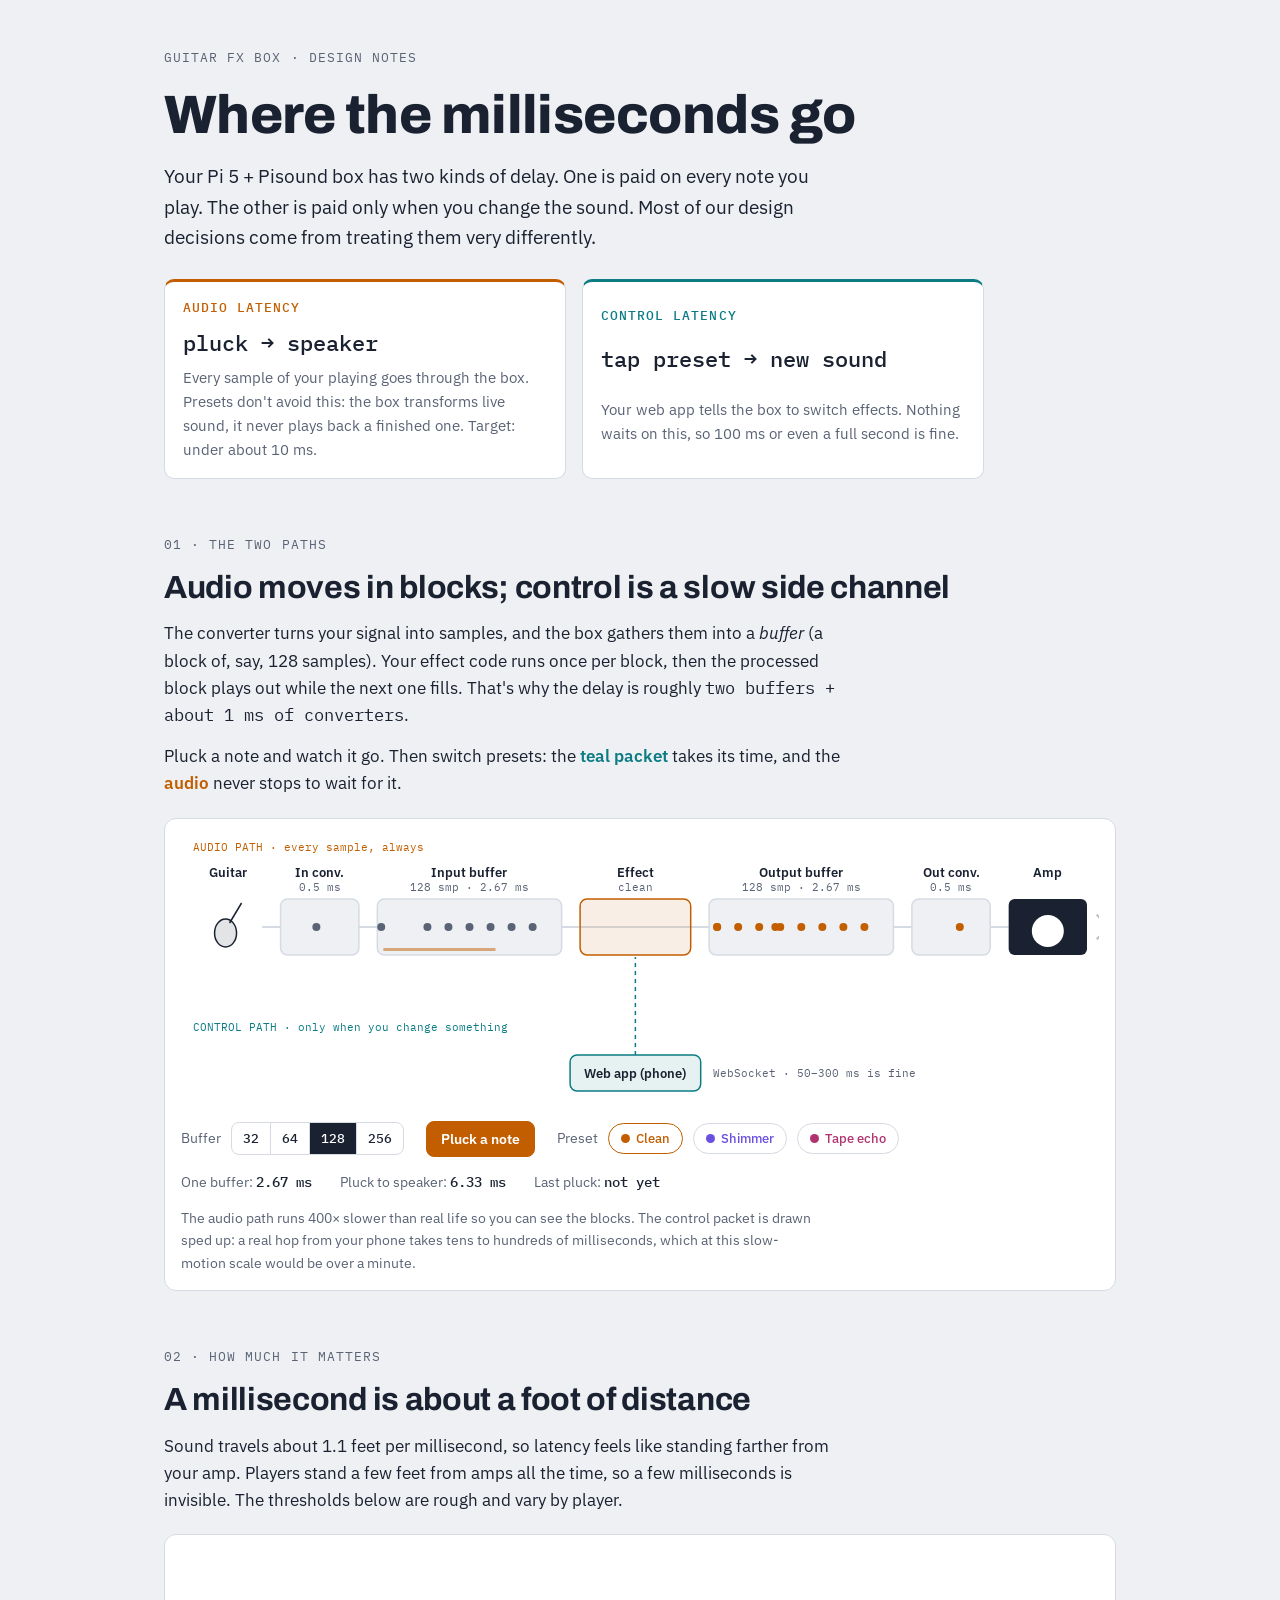
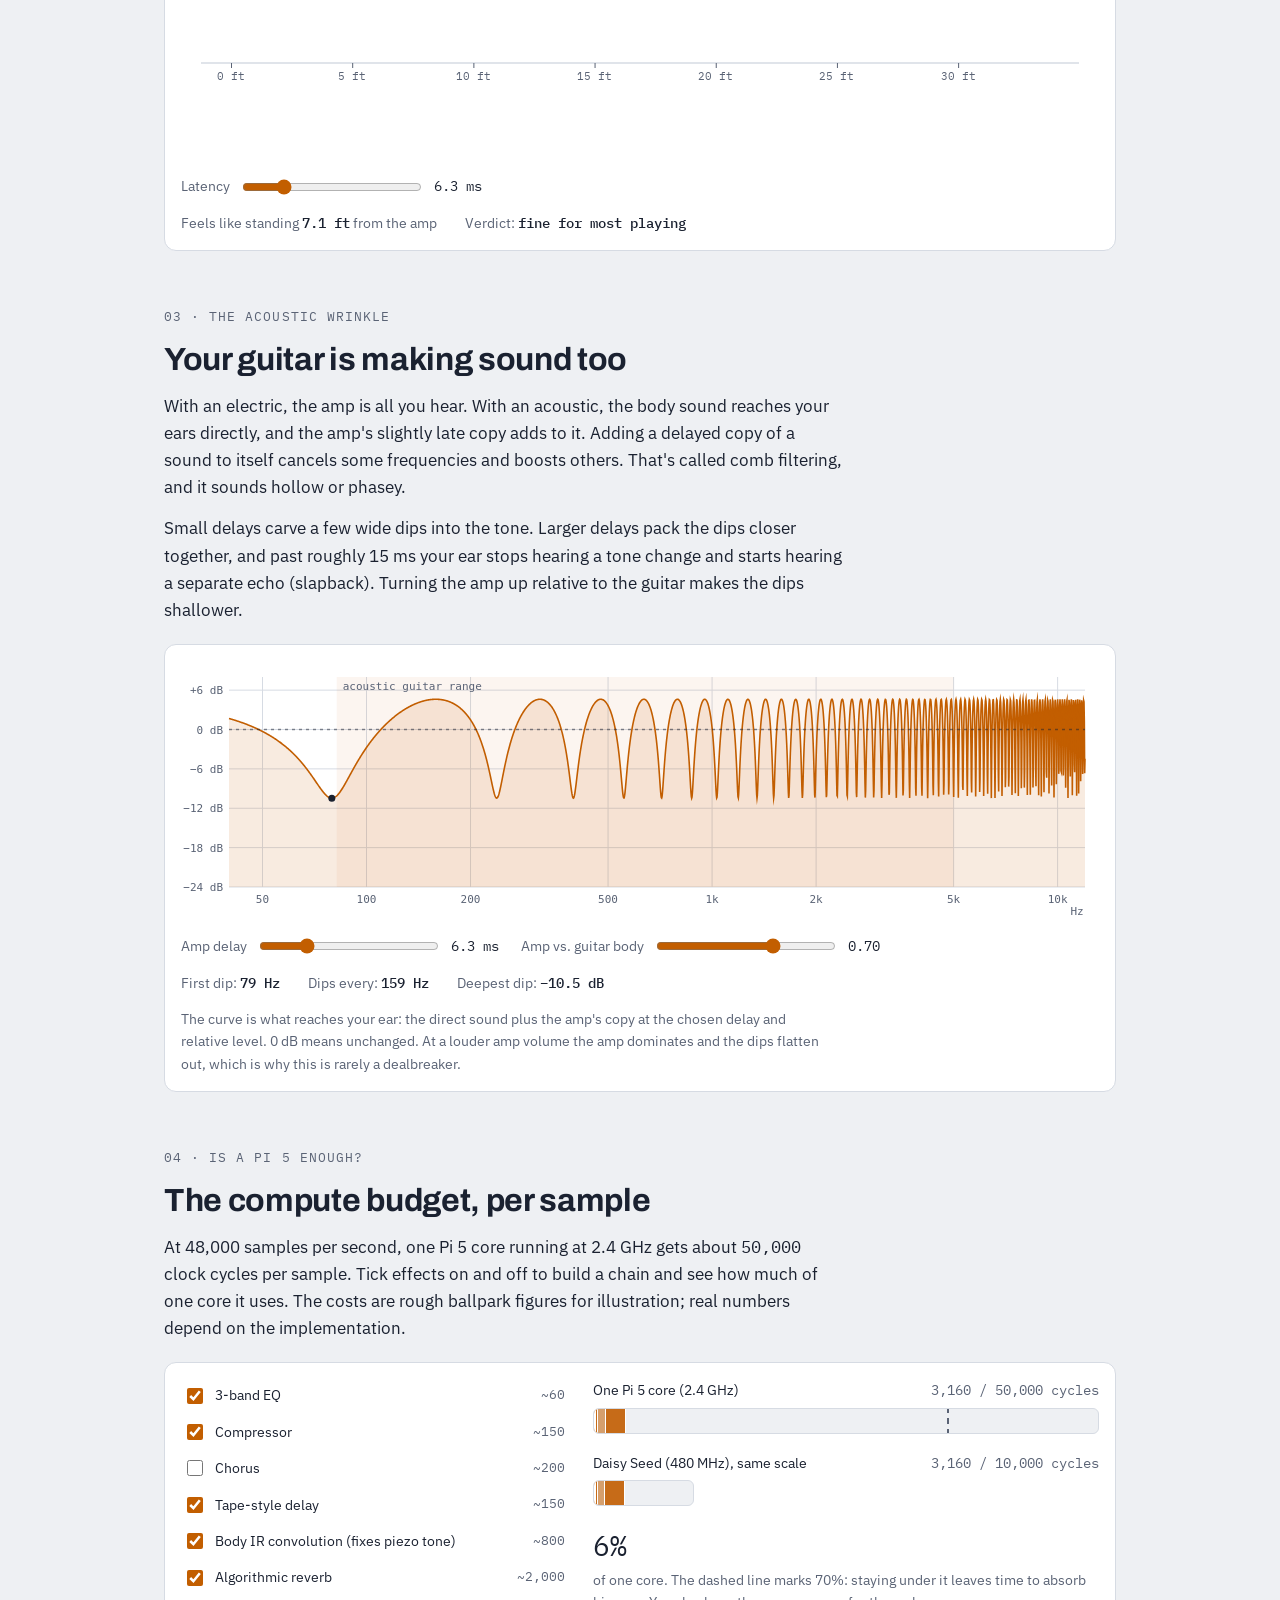
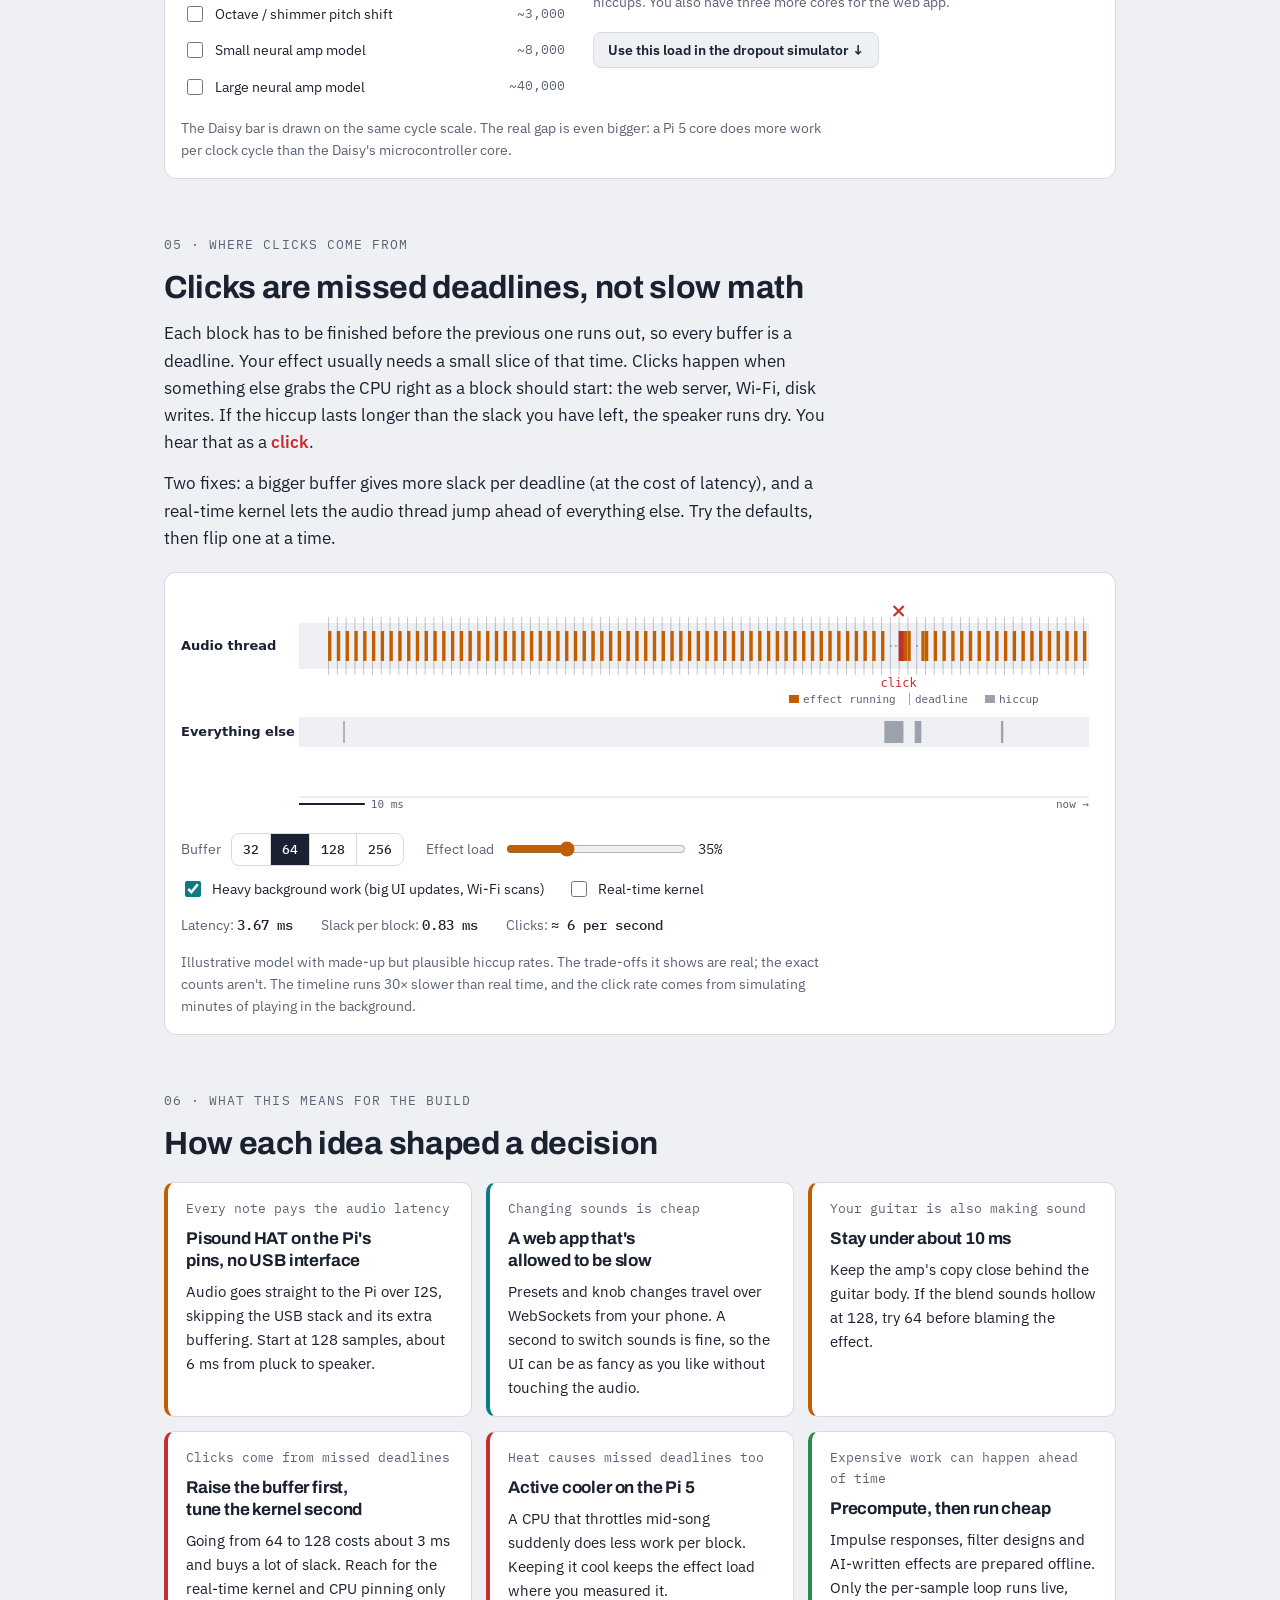
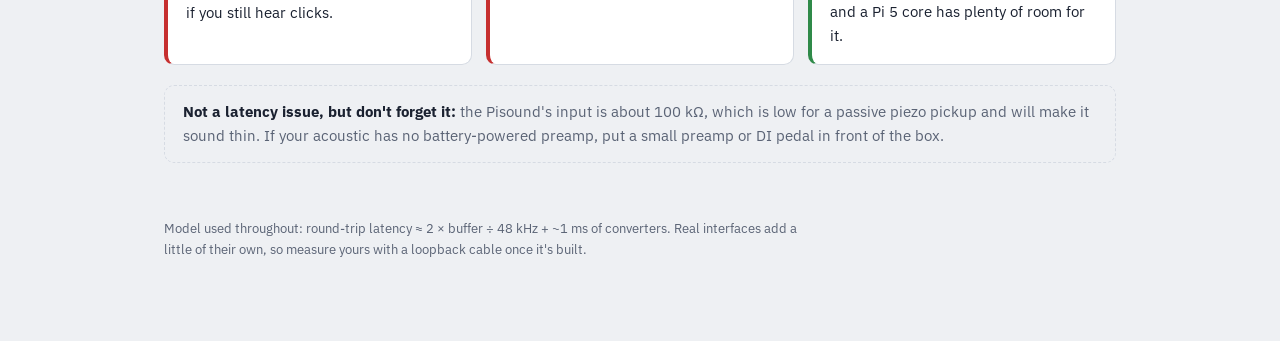
<file: explainers/latency.html>
<!DOCTYPE html>
<html lang="en">
<head>
<meta charset="utf-8">
<meta name="viewport" content="width=device-width, initial-scale=1">
<title>Guitar FX Box Latency</title>
<link rel="preconnect" href="https://fonts.googleapis.com">
<link rel="preconnect" href="https://fonts.gstatic.com" crossorigin>
<link href="https://fonts.googleapis.com/css2?family=Archivo:wght@500;700;800&family=IBM+Plex+Mono:wght@400;500&family=IBM+Plex+Sans:ital,wght@0,400;0,500;0,600;1,400&display=swap" rel="stylesheet">
<style>
/* Layout idea: a lab notebook. Left-aligned prose column, wide figure panels that run live,
   signal amber = audio path, teal = control path, red = dropouts. */
:root {
  --bg: #eef0f3;
  --panel: #ffffff;
  --ink: #1a2130;
  --mute: #5a6375;
  --rule: #d6dbe3;
  --signal: #c25e00;
  --control: #0b7c84;
  --p2: #6b4fe0;
  --p3: #b0336f;
  --bad: #c62f2f;
  --good: #2f8a49;
  --display: "Archivo", "Helvetica Neue", Arial, sans-serif;
  --body: "IBM Plex Sans", "Segoe UI", system-ui, sans-serif;
  --mono: "IBM Plex Mono", ui-monospace, "SFMono-Regular", Menlo, monospace;
  color-scheme: light;
}
@media (prefers-color-scheme: dark) {
  :root:not([data-theme="light"]) {
    --bg: #10141b;
    --panel: #171d27;
    --ink: #e6e9ef;
    --mute: #98a1b3;
    --rule: #2a3242;
    --signal: #f29b38;
    --control: #42c3cb;
    --p2: #a891ff;
    --p3: #ef7fb5;
    --bad: #ff6b6b;
    --good: #6cc784;
    color-scheme: dark;
  }
}
:root[data-theme="dark"] {
  --bg: #10141b;
  --panel: #171d27;
  --ink: #e6e9ef;
  --mute: #98a1b3;
  --rule: #2a3242;
  --signal: #f29b38;
  --control: #42c3cb;
  --p2: #a891ff;
  --p3: #ef7fb5;
  --bad: #ff6b6b;
  --good: #6cc784;
  color-scheme: dark;
}

* { box-sizing: border-box; }
html, body { margin: 0; }
body {
  background: var(--bg);
  color: var(--ink);
  font-family: var(--body);
  font-size: 17px;
  line-height: 1.6;
  -webkit-font-smoothing: antialiased;
}
main {
  max-width: 1000px;
  margin: 0 auto;
  padding: 48px 24px 80px;
  display: grid;
  gap: 56px;
}
@media (max-width: 520px) { main { padding: 28px 16px 60px; gap: 44px; } body { font-size: 16px; } }

h1, h2, h3 { font-family: var(--display); text-wrap: balance; margin: 0; letter-spacing: -0.01em; }
h1 { font-size: clamp(34px, 6vw, 54px); font-weight: 800; line-height: 1.05; }
h2 { font-size: clamp(24px, 3.4vw, 32px); font-weight: 700; line-height: 1.15; }
h3 { font-size: 17px; font-weight: 700; line-height: 1.3; }
p { margin: 0; max-width: 68ch; }
.prose { display: grid; gap: 14px; }
.lede { font-size: 1.12em; color: var(--ink); max-width: 62ch; }
.mute { color: var(--mute); }
.num, .mono { font-family: var(--mono); font-variant-numeric: tabular-nums; }
.kicker {
  font-family: var(--mono);
  font-size: 13px;
  color: var(--mute);
  text-transform: uppercase;
  letter-spacing: 0.08em;
  display: flex; gap: 10px; align-items: center;
}
.kicker b { color: var(--signal); font-weight: 500; }
.sw { display: inline-block; width: 10px; height: 10px; border-radius: 2px; vertical-align: baseline; margin-right: 4px; }
.sig { color: var(--signal); font-weight: 600; }
.ctl { color: var(--control); font-weight: 600; }
.badc { color: var(--bad); font-weight: 600; }

header { display: grid; gap: 18px; }
.two-up {
  display: grid; grid-template-columns: 1fr 1fr; gap: 16px; margin-top: 8px; max-width: 820px;
}
@media (max-width: 640px) { .two-up { grid-template-columns: 1fr; } }
.def {
  background: var(--panel);
  border: 1px solid var(--rule);
  border-radius: 10px;
  padding: 16px 18px;
  display: grid; gap: 6px;
}
.def.a { border-top: 3px solid var(--signal); }
.def.c { border-top: 3px solid var(--control); }
.def .big { font-family: var(--mono); font-size: 22px; font-weight: 500; }

section { display: grid; gap: 20px; }
.fig {
  background: var(--panel);
  border: 1px solid var(--rule);
  border-radius: 12px;
  padding: 16px;
  display: grid;
  gap: 14px;
}
.fig canvas { width: 100%; display: block; }
.controls { display: flex; flex-wrap: wrap; gap: 12px 22px; align-items: center; }
.ctrl { display: flex; align-items: center; gap: 10px; font-size: 14px; color: var(--mute); }
.ctrl label { white-space: nowrap; }
.ctrl output { font-family: var(--mono); color: var(--ink); min-width: 6ch; font-variant-numeric: tabular-nums; }
input[type=range] { accent-color: var(--signal); width: 180px; }
@media (max-width: 520px) { input[type=range] { width: 130px; } }
.seg { display: inline-flex; border: 1px solid var(--rule); border-radius: 8px; overflow: hidden; }
.seg button {
  font: 500 13px var(--mono); color: var(--ink); background: transparent;
  border: 0; padding: 7px 11px; cursor: pointer; border-right: 1px solid var(--rule);
}
.seg button:last-child { border-right: 0; }
.seg button[aria-pressed="true"] { background: var(--ink); color: var(--panel); }
.btn {
  font: 600 14px var(--body); color: var(--ink); background: var(--bg);
  border: 1px solid var(--rule); border-radius: 8px; padding: 8px 14px; cursor: pointer;
}
.btn:hover { border-color: var(--mute); }
.btn.primary { background: var(--signal); border-color: var(--signal); color: var(--panel); }
.chip {
  font: 500 13px var(--body); border: 1.5px solid var(--rule); border-radius: 999px;
  padding: 6px 12px; background: transparent; color: var(--ink); cursor: pointer;
  display: inline-flex; align-items: center; gap: 6px;
}
.chip[aria-pressed="true"] { border-color: currentColor; }
.chip .dot { width: 9px; height: 9px; border-radius: 50%; background: currentColor; }
.toggle { display: inline-flex; align-items: center; gap: 8px; font-size: 14px; color: var(--ink); cursor: pointer; }
.toggle input { accent-color: var(--control); width: 16px; height: 16px; }
button:focus-visible, input:focus-visible { outline: 2px solid var(--control); outline-offset: 2px; }
.readouts { display: flex; flex-wrap: wrap; gap: 10px 28px; font-size: 14px; color: var(--mute); }
.readouts b { font-family: var(--mono); font-weight: 500; color: var(--ink); font-variant-numeric: tabular-nums; }
.caption { font-size: 14px; color: var(--mute); max-width: 80ch; }

/* budget bars */
.budget { display: grid; grid-template-columns: minmax(0, 1fr) minmax(0, 1.3fr); gap: 22px; }
@media (max-width: 720px) { .budget { grid-template-columns: 1fr; } }
.fxlist { display: grid; gap: 4px; }
.fxrow {
  display: grid; grid-template-columns: 20px 1fr auto; gap: 8px; align-items: center;
  font-size: 14px; padding: 5px 6px; border-radius: 6px; cursor: pointer;
}
.fxrow:hover { background: var(--bg); }
.fxrow input { accent-color: var(--signal); width: 16px; height: 16px; margin: 0; }
.fxrow .c { font-family: var(--mono); color: var(--mute); font-size: 13px; font-variant-numeric: tabular-nums; }
.bars { display: grid; gap: 18px; align-content: start; }
.bar-label { display: flex; justify-content: space-between; gap: 12px; font-size: 14px; margin-bottom: 6px; flex-wrap: wrap; }
.bar-label span:last-child { font-family: var(--mono); color: var(--mute); font-variant-numeric: tabular-nums; }
.track {
  position: relative; height: 26px; border-radius: 6px; background: var(--bg);
  border: 1px solid var(--rule); overflow: hidden; display: flex;
}
.track .seg-fill { height: 100%; transition: width .35s ease; border-right: 1px solid var(--panel); }
.track .over { position: absolute; inset: 0; background: repeating-linear-gradient(45deg, transparent 0 6px, color-mix(in srgb, var(--bad) 35%, transparent) 6px 12px); display: none; }
.track .mark { position: absolute; top: -2px; bottom: -2px; width: 0; border-left: 2px dashed var(--mute); }
.budget-note { font-size: 14px; color: var(--mute); }
.big-num { font-family: var(--mono); font-size: 28px; color: var(--ink); font-variant-numeric: tabular-nums; }

/* decisions */
.decisions { display: grid; grid-template-columns: repeat(auto-fit, minmax(280px, 1fr)); gap: 14px; }
.card {
  background: var(--panel); border: 1px solid var(--rule); border-radius: 10px;
  padding: 16px 18px; display: grid; gap: 8px; align-content: start; border-left: 4px solid var(--signal);
}
.card.c { border-left-color: var(--control); }
.card.b { border-left-color: var(--bad); }
.card.g { border-left-color: var(--good); }
.card .from { font-size: 13px; font-family: var(--mono); color: var(--mute); }
.card p { font-size: 15px; }
.aside {
  border: 1px dashed var(--rule); border-radius: 10px; padding: 14px 18px; font-size: 15px; color: var(--mute);
}
.aside strong { color: var(--ink); }
footer { font-size: 13px; color: var(--mute); max-width: 80ch; }
</style>
</head>
<body>
<main>

<header>
  <div class="kicker">Guitar FX box · design notes</div>
  <h1>Where the milliseconds go</h1>
  <p class="lede">Your Pi 5 + Pisound box has two kinds of delay. One is paid on every note you play. The other is paid only when you change the sound. Most of our design decisions come from treating them very differently.</p>
  <div class="two-up">
    <div class="def a">
      <div class="kicker"><b>Audio latency</b></div>
      <div class="big">pluck → speaker</div>
      <p class="mute" style="font-size:15px">Every sample of your playing goes through the box. Presets don't avoid this: the box transforms live sound, it never plays back a finished one. Target: under about 10 ms.</p>
    </div>
    <div class="def c">
      <div class="kicker"><b style="color:var(--control)">Control latency</b></div>
      <div class="big">tap preset → new sound</div>
      <p class="mute" style="font-size:15px">Your web app tells the box to switch effects. Nothing waits on this, so 100 ms or even a full second is fine.</p>
    </div>
  </div>
</header>

<!-- 1 -->
<section id="paths">
  <div class="prose">
    <div class="kicker">01 · The two paths</div>
    <h2>Audio moves in blocks; control is a slow side channel</h2>
    <p>The converter turns your signal into samples, and the box gathers them into a <em>buffer</em> (a block of, say, 128 samples). Your effect code runs once per block, then the processed block plays out while the next one fills. That's why the delay is roughly <span class="mono">two buffers + about 1 ms of converters</span>.</p>
    <p>Pluck a note and watch it go. Then switch presets: the <span class="ctl">teal packet</span> takes its time, and the <span class="sig">audio</span> never stops to wait for it.</p>
  </div>
  <div class="fig">
    <canvas id="cv1" height="272" role="img" aria-label="Animation of samples flowing from guitar through converter, input buffer, effect, output buffer and converter to the amp, with a separate control path from a web app to the effect."></canvas>
    <div class="controls">
      <div class="ctrl"><span>Buffer</span>
        <div class="seg" id="buf1" role="group" aria-label="Buffer size for path animation">
          <button type="button" data-n="32" aria-pressed="false">32</button>
          <button type="button" data-n="64" aria-pressed="false">64</button>
          <button type="button" data-n="128" aria-pressed="true">128</button>
          <button type="button" data-n="256" aria-pressed="false">256</button>
        </div>
      </div>
      <button type="button" class="btn primary" id="pluck">Pluck a note</button>
      <div class="ctrl"><span>Preset</span>
        <button type="button" class="chip" data-p="0" aria-pressed="true" style="color:var(--signal)"><span class="dot"></span>Clean</button>
        <button type="button" class="chip" data-p="1" aria-pressed="false" style="color:var(--p2)"><span class="dot"></span>Shimmer</button>
        <button type="button" class="chip" data-p="2" aria-pressed="false" style="color:var(--p3)"><span class="dot"></span>Tape echo</button>
      </div>
    </div>
    <div class="readouts">
      <span>One buffer: <b id="r1buf">2.67 ms</b></span>
      <span>Pluck to speaker: <b id="r1lat">6.33 ms</b></span>
      <span>Last pluck: <b id="r1pluck">not yet</b></span>
    </div>
    <p class="caption">The audio path runs 400× slower than real life so you can see the blocks. The control packet is drawn sped up: a real hop from your phone takes tens to hundreds of milliseconds, which at this slow-motion scale would be over a minute.</p>
  </div>
</section>

<!-- 2 -->
<section id="distance">
  <div class="prose">
    <div class="kicker">02 · How much it matters</div>
    <h2>A millisecond is about a foot of distance</h2>
    <p>Sound travels about 1.1 feet per millisecond, so latency feels like standing farther from your amp. Players stand a few feet from amps all the time, so a few milliseconds is invisible. The thresholds below are rough and vary by player.</p>
  </div>
  <div class="fig">
    <canvas id="cv2" height="210" role="img" aria-label="A player and an amp; the distance between them grows with the latency slider."></canvas>
    <div class="controls">
      <div class="ctrl"><label for="ms2">Latency</label><input type="range" id="ms2" min="0" max="30" step="0.1" value="6.3"><output id="o2">6.3 ms</output></div>
    </div>
    <div class="readouts">
      <span>Feels like standing <b id="r2ft">7.1 ft</b> from the amp</span>
      <span>Verdict: <b id="r2zone">fine for most playing</b></span>
    </div>
  </div>
</section>

<!-- 3 -->
<section id="acoustic">
  <div class="prose">
    <div class="kicker">03 · The acoustic wrinkle</div>
    <h2>Your guitar is making sound too</h2>
    <p>With an electric, the amp is all you hear. With an acoustic, the body sound reaches your ears directly, and the amp's slightly late copy adds to it. Adding a delayed copy of a sound to itself cancels some frequencies and boosts others. That's called comb filtering, and it sounds hollow or phasey.</p>
    <p>Small delays carve a few wide dips into the tone. Larger delays pack the dips closer together, and past roughly 15 ms your ear stops hearing a tone change and starts hearing a separate echo (slapback). Turning the amp up relative to the guitar makes the dips shallower.</p>
  </div>
  <div class="fig">
    <canvas id="cv3" height="260" role="img" aria-label="Frequency response of the guitar's direct sound plus the delayed amp sound, showing comb-filter dips."></canvas>
    <div class="controls">
      <div class="ctrl"><label for="d3">Amp delay</label><input type="range" id="d3" min="0.3" max="25" step="0.1" value="6.3"><output id="o3d">6.3 ms</output></div>
      <div class="ctrl"><label for="g3">Amp vs. guitar body</label><input type="range" id="g3" min="0.1" max="1" step="0.01" value="0.7"><output id="o3g">0.70</output></div>
    </div>
    <div class="readouts">
      <span>First dip: <b id="r3notch">79 Hz</b></span>
      <span>Dips every: <b id="r3space">159 Hz</b></span>
      <span>Deepest dip: <b id="r3depth">−10.5 dB</b></span>
    </div>
    <p class="caption">The curve is what reaches your ear: the direct sound plus the amp's copy at the chosen delay and relative level. 0 dB means unchanged. At a louder amp volume the amp dominates and the dips flatten out, which is why this is rarely a dealbreaker.</p>
  </div>
</section>

<!-- 4 -->
<section id="budget">
  <div class="prose">
    <div class="kicker">04 · Is a Pi 5 enough?</div>
    <h2>The compute budget, per sample</h2>
    <p>At 48,000 samples per second, one Pi 5 core running at 2.4 GHz gets about <span class="mono">50,000</span> clock cycles per sample. Tick effects on and off to build a chain and see how much of one core it uses. The costs are rough ballpark figures for illustration; real numbers depend on the implementation.</p>
  </div>
  <div class="fig">
    <div class="budget">
      <div class="fxlist" id="fxlist"></div>
      <div class="bars">
        <div>
          <div class="bar-label"><span>One Pi 5 core (2.4 GHz)</span><span id="piText">0 / 50,000 cycles</span></div>
          <div class="track" id="piTrack"><div class="mark" style="left:70%" title="70% safety line"></div><div class="over"></div></div>
        </div>
        <div>
          <div class="bar-label"><span>Daisy Seed (480 MHz), same scale</span><span id="daisyText">0 / 10,000 cycles</span></div>
          <div class="track" id="daisyTrack" style="width:20%; min-width:90px"><div class="over"></div></div>
        </div>
        <div>
          <div class="big-num" id="loadBig">6%</div>
          <div class="budget-note">of one core. The dashed line marks 70%: staying under it leaves time to absorb hiccups. You also have three more cores for the web app.</div>
        </div>
        <div><button type="button" class="btn" id="sendLoad">Use this load in the dropout simulator ↓</button></div>
      </div>
    </div>
    <p class="caption">The Daisy bar is drawn on the same cycle scale. The real gap is even bigger: a Pi 5 core does more work per clock cycle than the Daisy's microcontroller core.</p>
  </div>
</section>

<!-- 5 -->
<section id="deadlines">
  <div class="prose">
    <div class="kicker">05 · Where clicks come from</div>
    <h2>Clicks are missed deadlines, not slow math</h2>
    <p>Each block has to be finished before the previous one runs out, so every buffer is a deadline. Your effect usually needs a small slice of that time. Clicks happen when something else grabs the CPU right as a block should start: the web server, Wi-Fi, disk writes. If the hiccup lasts longer than the slack you have left, the speaker runs dry. You hear that as a <span class="badc">click</span>.</p>
    <p>Two fixes: a bigger buffer gives more slack per deadline (at the cost of latency), and a real-time kernel lets the audio thread jump ahead of everything else. Try the defaults, then flip one at a time.</p>
  </div>
  <div class="fig">
    <canvas id="cv5" height="230" role="img" aria-label="Scrolling timeline of audio blocks and deadlines, with background interruptions; missed deadlines are marked in red."></canvas>
    <div class="controls">
      <div class="ctrl"><span>Buffer</span>
        <div class="seg" id="buf5" role="group" aria-label="Buffer size for dropout simulator">
          <button type="button" data-n="32" aria-pressed="false">32</button>
          <button type="button" data-n="64" aria-pressed="true">64</button>
          <button type="button" data-n="128" aria-pressed="false">128</button>
          <button type="button" data-n="256" aria-pressed="false">256</button>
        </div>
      </div>
      <div class="ctrl"><label for="load5">Effect load</label><input type="range" id="load5" min="5" max="98" step="1" value="35"><output id="o5load">35%</output></div>
      <label class="toggle"><input type="checkbox" id="busy5" checked> Heavy background work (big UI updates, Wi-Fi scans)</label>
      <label class="toggle"><input type="checkbox" id="rt5"> Real-time kernel</label>
    </div>
    <div class="readouts">
      <span>Latency: <b id="r5lat">3.67 ms</b></span>
      <span>Slack per block: <b id="r5slack">0.83 ms</b></span>
      <span>Clicks: <b id="r5rate">…</b></span>
    </div>
    <p class="caption">Illustrative model with made-up but plausible hiccup rates. The trade-offs it shows are real; the exact counts aren't. The timeline runs 30× slower than real time, and the click rate comes from simulating minutes of playing in the background.</p>
  </div>
</section>

<!-- 6 -->
<section id="decisions">
  <div class="prose">
    <div class="kicker">06 · What this means for the build</div>
    <h2>How each idea shaped a decision</h2>
  </div>
  <div class="decisions">
    <div class="card">
      <div class="from">Every note pays the audio latency</div>
      <h3>Pisound HAT on the Pi's pins, no USB interface</h3>
      <p>Audio goes straight to the Pi over I2S, skipping the USB stack and its extra buffering. Start at 128 samples, about 6 ms from pluck to speaker.</p>
    </div>
    <div class="card c">
      <div class="from">Changing sounds is cheap</div>
      <h3>A web app that's allowed to be slow</h3>
      <p>Presets and knob changes travel over WebSockets from your phone. A second to switch sounds is fine, so the UI can be as fancy as you like without touching the audio.</p>
    </div>
    <div class="card">
      <div class="from">Your guitar is also making sound</div>
      <h3>Stay under about 10 ms</h3>
      <p>Keep the amp's copy close behind the guitar body. If the blend sounds hollow at 128, try 64 before blaming the effect.</p>
    </div>
    <div class="card b">
      <div class="from">Clicks come from missed deadlines</div>
      <h3>Raise the buffer first, tune the kernel second</h3>
      <p>Going from 64 to 128 costs about 3 ms and buys a lot of slack. Reach for the real-time kernel and CPU pinning only if you still hear clicks.</p>
    </div>
    <div class="card b">
      <div class="from">Heat causes missed deadlines too</div>
      <h3>Active cooler on the Pi 5</h3>
      <p>A CPU that throttles mid-song suddenly does less work per block. Keeping it cool keeps the effect load where you measured it.</p>
    </div>
    <div class="card g">
      <div class="from">Expensive work can happen ahead of time</div>
      <h3>Precompute, then run cheap</h3>
      <p>Impulse responses, filter designs and AI-written effects are prepared offline. Only the per-sample loop runs live, and a Pi 5 core has plenty of room for it.</p>
    </div>
  </div>
  <div class="aside"><strong>Not a latency issue, but don't forget it:</strong> the Pisound's input is about 100 kΩ, which is low for a passive piezo pickup and will make it sound thin. If your acoustic has no battery-powered preamp, put a small preamp or DI pedal in front of the box.</div>
</section>

<footer>Model used throughout: round-trip latency ≈ 2 × buffer ÷ 48 kHz + ~1 ms of converters. Real interfaces add a little of their own, so measure yours with a loopback cable once it's built.</footer>
</main>

<script>
(() => {
  const $ = id => document.getElementById(id);
  const RM = matchMedia('(prefers-reduced-motion: reduce)').matches;
  const FS = 48; // samples per ms
  const lat = n => 2 * n / FS + 1;
  const lerp = (a, b, t) => a + (b - a) * t;
  const ease = t => t < 0 ? 0 : t > 1 ? 1 : t * t * (3 - 2 * t);
  const clamp = (v, a, b) => Math.max(a, Math.min(b, v));
  const fmt = (v, d = 2) => v.toFixed(d);

  // ---- theme tokens
  let T = {};
  function readTokens() {
    const s = getComputedStyle(document.documentElement);
    for (const k of ['bg','panel','ink','mute','rule','signal','control','p2','p3','bad','good']) T[k] = s.getPropertyValue('--' + k).trim();
    T.mono = '500 12px "IBM Plex Mono", ui-monospace, monospace';
    T.monoS = '400 11px "IBM Plex Mono", ui-monospace, monospace';
    T.sans = '600 13px "IBM Plex Sans", system-ui, sans-serif';
    T.sansS = '400 12px "IBM Plex Sans", system-ui, sans-serif';
  }
  readTokens();
  const redrawAll = () => { readTokens(); figs.forEach(f => f.draw()); };
  new MutationObserver(redrawAll).observe(document.documentElement, { attributes: true, attributeFilter: ['data-theme'] });
  matchMedia('(prefers-color-scheme: dark)').addEventListener('change', redrawAll);
  if (document.fonts && document.fonts.ready) document.fonts.ready.then(redrawAll);

  function alpha(hex, a) {
    if (!hex.startsWith('#')) return hex;
    let h = hex.slice(1); if (h.length === 3) h = h.split('').map(c => c + c).join('');
    const n = parseInt(h, 16);
    return `rgba(${n >> 16 & 255},${n >> 8 & 255},${n & 255},${a})`;
  }

  function canvasFig(cv, draw) {
    const f = { cv, ctx: cv.getContext('2d'), w: 0, h: 0, visible: true };
    const baseH = parseFloat(cv.getAttribute('height'));
    f.resize = () => {
      const dpr = window.devicePixelRatio || 1;
      const r = cv.getBoundingClientRect();
      const h = baseH;
      f.w = r.width; f.h = h;
      cv.style.height = h + 'px';
      cv.width = Math.round(r.width * dpr); cv.height = Math.round(h * dpr);
      f.ctx.setTransform(dpr, 0, 0, dpr, 0, 0);
    };
    f.draw = () => { if (f.w > 0) draw(f.ctx, f.w, f.h); };
    new ResizeObserver(() => { f.resize(); f.draw(); }).observe(cv);
    if ('IntersectionObserver' in window) new IntersectionObserver(es => es.forEach(e => f.visible = e.isIntersecting)).observe(cv);
    f.resize();
    return f;
  }
  function rrect(ctx, x, y, w, h, r) {
    ctx.beginPath(); ctx.moveTo(x + r, y); ctx.arcTo(x + w, y, x + w, y + h, r); ctx.arcTo(x + w, y + h, x, y + h, r);
    ctx.arcTo(x, y + h, x, y, r); ctx.arcTo(x, y, x + w, y, r); ctx.closePath();
  }
  function segGroup(el, cb) {
    el.querySelectorAll('button').forEach(b => b.addEventListener('click', () => {
      el.querySelectorAll('button').forEach(x => x.setAttribute('aria-pressed', String(x === b)));
      cb(+b.dataset.n);
    }));
  }

  // =========================================================
  // FIG 1: two paths
  // =========================================================
  const S1 = { N: 128, tau: 40, slow: 400, DS: 1 / 3, pluckS: null, pluckDone: false,
    changes: [{ tau: -1e9, p: 0 }], packet: null, preset: 0 };
  const presetColor = p => [T.signal, T.p2, T.p3][p];
  function presetAt(be) { let p = 0; for (const c of S1.changes) if (c.tau <= be) p = c.p; return p; }

  function layout1(w) {
    const L = {}; const m = 12; const W = w - 2 * m;
    const parts = [['g', .075], ['gap', .02], ['adc', .085], ['gap', .02], ['in', .2], ['gap', .02], ['fx', .12], ['gap', .02], ['out', .2], ['gap', .02], ['dac', .085], ['gap', .02], ['amp', .085]];
    const tot = parts.reduce((s, p) => s + p[1], 0);
    let x = m;
    for (const [k, f] of parts) { const ww = W * f / tot; if (k !== 'gap') L[k] = [x, x + ww]; x += ww; }
    L.y = 92; L.bh = 56;
    return L;
  }

  function dotPos(s, tau, L, P) {
    const age = tau - s; if (age < 0) return null;
    const adc = 0.5, DS = S1.DS;
    if (age < adc) return { x: lerp(L.g[1], L.in[0], age / adc), st: 'raw' };
    const a = s + adc;
    const bs = Math.floor(a / P + 1e-9) * P, off = a - bs, be = bs + P;
    const frac = clamp(1 - (off + DS / 2) / P, 0, 1);
    const pad = 8;
    const xin = L.in[0] + pad + frac * (L.in[1] - L.in[0] - 2 * pad);
    const xout = L.out[0] + pad + frac * (L.out[1] - L.out[0] - 2 * pad);
    if (tau < be) { const settle = Math.max(0.05, Math.min(0.3, be - a)); return { x: lerp(L.in[0], xin, ease((tau - a) / settle)), st: 'raw' }; }
    const mv = 0.25 * P;
    if (tau < be + mv) { const x = lerp(xin, xout, ease((tau - be) / mv)); return { x, st: x > (L.fx[0] + L.fx[1]) / 2 ? 'fx' : 'raw', be }; }
    const leave = be + P + off;
    if (tau < leave) return { x: xout, st: 'fx', be };
    if (tau < leave + adc) return { x: lerp(xout, L.amp[0], (tau - leave) / adc), st: 'fx', be };
    return { done: true, be, arrive: leave + adc };
  }

  function box(ctx, x0, x1, y, h, label, sub, stroke, fill) {
    rrect(ctx, x0, y - h / 2, x1 - x0, h, 7);
    ctx.fillStyle = fill || T.bg; ctx.fill();
    ctx.lineWidth = 1.5; ctx.strokeStyle = stroke || T.rule; ctx.stroke();
    ctx.fillStyle = T.ink; ctx.font = T.sans; ctx.textAlign = 'center';
    ctx.fillText(label, (x0 + x1) / 2, y - h / 2 - 22);
    if (sub) { ctx.fillStyle = T.mute; ctx.font = T.monoS; ctx.fillText(sub, (x0 + x1) / 2, y - h / 2 - 8); }
  }

  const fig1 = canvasFig($('cv1'), (ctx, w, h) => {
    ctx.clearRect(0, 0, w, h);
    const L = layout1(w), P = S1.N / FS, y = L.y, bh = L.bh, narrow = w < 560;
    ctx.textBaseline = 'alphabetic';
    // lane labels
    ctx.font = T.monoS; ctx.textAlign = 'left'; ctx.fillStyle = T.signal;
    ctx.fillText('AUDIO PATH · every sample, always', 12, 16);
    // wire
    ctx.strokeStyle = T.rule; ctx.lineWidth = 2; ctx.beginPath(); ctx.moveTo(L.g[1], y); ctx.lineTo(L.amp[0], y); ctx.stroke();
    // boxes
    const curP = S1.preset;
    box(ctx, L.adc[0], L.adc[1], y, bh, narrow ? 'ADC' : 'In conv.', '0.5 ms');
    box(ctx, L.in[0], L.in[1], y, bh, narrow ? 'In buf' : 'Input buffer', narrow ? `${fmt(P)} ms` : `${S1.N} smp · ${fmt(P)} ms`);
    box(ctx, L.fx[0], L.fx[1], y, bh, 'Effect', ['clean', 'shimmer', 'tape'][curP], presetColor(curP), alpha(presetColor(curP), 0.1));
    box(ctx, L.out[0], L.out[1], y, bh, narrow ? 'Out buf' : 'Output buffer', narrow ? `${fmt(P)} ms` : `${S1.N} smp · ${fmt(P)} ms`);
    box(ctx, L.dac[0], L.dac[1], y, bh, narrow ? 'DAC' : 'Out conv.', '0.5 ms');
    // guitar icon
    const gx = (L.g[0] + L.g[1]) / 2;
    ctx.fillStyle = alpha(T.ink, 0.12); ctx.strokeStyle = T.ink; ctx.lineWidth = 1.5;
    ctx.beginPath(); ctx.ellipse(gx - 2, y + 6, 11, 14, 0, 0, Math.PI * 2); ctx.fill(); ctx.stroke();
    ctx.beginPath(); ctx.moveTo(gx + 2, y - 4); ctx.lineTo(gx + 14, y - 24); ctx.stroke();
    ctx.fillStyle = T.ink; ctx.font = T.sans; ctx.textAlign = 'center'; ctx.fillText('Guitar', gx, y - bh / 2 - 22);
    // amp
    const ax0 = L.amp[0], ax1 = L.amp[1];
    let flash = 0;
    rrect(ctx, ax0, y - bh / 2, ax1 - ax0, bh, 6); ctx.fillStyle = T.ink; ctx.fill();
    ctx.beginPath(); ctx.arc((ax0 + ax1) / 2, y + 4, Math.min(16, (ax1 - ax0) / 2 - 5), 0, Math.PI * 2);
    ctx.fillStyle = T.panel; ctx.fill();
    ctx.fillStyle = T.ink; ctx.font = T.sans; ctx.fillText('Amp', (ax0 + ax1) / 2, y - bh / 2 - 22);

    // dots
    const tau = S1.tau, Ltot = lat(S1.N);
    const kMin = Math.floor((tau - Ltot - 2) / S1.DS), kMax = Math.floor(tau / S1.DS);
    let pluckInfo = null;
    for (let k = kMin; k <= kMax; k++) {
      const s = k * S1.DS; const p = dotPos(s, tau, L, P); if (!p) continue;
      const isPluck = S1.pluckS !== null && Math.abs(s - S1.pluckS) < 1e-6;
      if (p.done) { if (tau - p.arrive < 0.6) flash = Math.max(flash, 1 - (tau - p.arrive) / 0.6); if (isPluck) pluckInfo = p; continue; }
      const col = p.st === 'raw' ? T.mute : presetColor(presetAt(p.be));
      ctx.beginPath(); ctx.arc(p.x, y, isPluck ? 7 : 4, 0, Math.PI * 2); ctx.fillStyle = col; ctx.fill();
      if (isPluck) { ctx.lineWidth = 2; ctx.strokeStyle = T.ink; ctx.stroke(); pluckInfo = p; }
    }
    if (flash > 0) {
      ctx.strokeStyle = alpha(T.ink, 0.5 * flash); ctx.lineWidth = 2;
      for (let i = 1; i <= 2; i++) { ctx.beginPath(); ctx.arc(ax1, y, 10 + i * 8 * (1.3 - flash), -0.9, 0.9); ctx.stroke(); }
    }
    // block deadline progress inside input buffer
    const aNow = tau - 0.5, fill = ((aNow % P) + P) % P / P;
    ctx.fillStyle = alpha(T.signal, 0.5); ctx.fillRect(L.in[0] + 6, y + bh / 2 - 7, (L.in[1] - L.in[0] - 12) * fill, 3);

    // control lane
    const cy = 238, wx0 = L.fx[0] - 10, wx1 = L.fx[1] + 10;
    ctx.font = T.monoS; ctx.textAlign = 'left'; ctx.fillStyle = T.control;
    ctx.fillText('CONTROL PATH · only when you change something', 12, 196);
    ctx.setLineDash([4, 4]); ctx.strokeStyle = T.control; ctx.lineWidth = 1.5;
    ctx.beginPath(); ctx.moveTo((L.fx[0] + L.fx[1]) / 2, cy - 18); ctx.lineTo((L.fx[0] + L.fx[1]) / 2, y + bh / 2 + 2); ctx.stroke();
    ctx.setLineDash([]);
    rrect(ctx, wx0, cy - 18, wx1 - wx0, 36, 7); ctx.fillStyle = alpha(T.control, 0.1); ctx.fill(); ctx.strokeStyle = T.control; ctx.stroke();
    ctx.fillStyle = T.ink; ctx.font = T.sans; ctx.textAlign = 'center'; ctx.fillText(narrow ? 'Web app' : 'Web app (phone)', (wx0 + wx1) / 2, cy + 5);
    ctx.font = T.monoS; ctx.fillStyle = T.mute; ctx.textAlign = 'left';
    if (!narrow) ctx.fillText('WebSocket · 50–300 ms is fine', wx1 + 12, cy + 4);
    if (S1.packet) {
      const u = ease(S1.packet.t / S1.packet.dur);
      const px = (L.fx[0] + L.fx[1]) / 2, py = lerp(cy - 18, y + bh / 2 + 4, u);
      ctx.beginPath(); rrect(ctx, px - 9, py - 6, 18, 12, 3); ctx.fillStyle = T.control; ctx.fill();
    }
  });

  function updateR1() {
    const P = S1.N / FS;
    $('r1buf').textContent = fmt(P) + ' ms';
    $('r1lat').textContent = fmt(lat(S1.N)) + ' ms';
  }
  segGroup($('buf1'), n => { S1.N = n; S1.pluckS = null; $('r1pluck').textContent = 'not yet'; updateR1(); fig1.draw(); });
  $('pluck').addEventListener('click', () => {
    if (RM) { $('r1pluck').textContent = fmt(lat(S1.N)) + ' ms'; return; }
    S1.pluckS = Math.ceil(S1.tau / S1.DS + 1e-6) * S1.DS; S1.pluckDone = false;
    $('r1pluck').textContent = 'travelling…';
  });
  document.querySelectorAll('.chip').forEach(c => c.addEventListener('click', () => {
    const p = +c.dataset.p;
    document.querySelectorAll('.chip').forEach(x => x.setAttribute('aria-pressed', String(x === c)));
    if (RM) { S1.preset = p; S1.changes.push({ tau: S1.tau, p }); fig1.draw(); return; }
    S1.packet = { t: 0, dur: 1100, p };
  }));
  function tick1(dt) {
    S1.tau += dt / S1.slow;
    if (S1.packet) {
      S1.packet.t += dt;
      if (S1.packet.t >= S1.packet.dur) { S1.preset = S1.packet.p; S1.changes.push({ tau: S1.tau, p: S1.packet.p }); if (S1.changes.length > 12) S1.changes.splice(1, 1); S1.packet = null; }
    }
    if (S1.pluckS !== null && !S1.pluckDone) {
      const el = S1.tau - S1.pluckS;
      if (el >= lat(S1.N)) { S1.pluckDone = true; $('r1pluck').textContent = fmt(lat(S1.N)) + ' ms'; }
      else if (el > 0) $('r1pluck').textContent = fmt(el) + ' ms…';
    }
  }
  updateR1();

  // =========================================================
  // FIG 2: distance
  // =========================================================
  const S2 = { ms: 6.3, t: 0 };
  const zones = [[0, 5, 'feels instant', 'good'], [5, 10, 'fine for most playing', 'good'], [10, 20, 'some players feel it', 'signal'], [20, 30, 'feels like the amp lags', 'bad']];
  const zoneOf = ms => zones.find(z => ms < z[1]) || zones[3];
  const fig2 = canvasFig($('cv2'), (ctx, w, h) => {
    ctx.clearRect(0, 0, w, h);
    const m = 20, x0 = m + 30, x1 = w - m - 30, gy = 112;
    const ftMax = 30 * 1.125, ppf = (x1 - x0) / ftMax;
    const ft = S2.ms * 1.125, ax = x0 + ft * ppf;
    // ground
    ctx.strokeStyle = T.rule; ctx.lineWidth = 1.5; ctx.beginPath(); ctx.moveTo(m, gy); ctx.lineTo(w - m, gy); ctx.stroke();
    // feet ticks
    ctx.fillStyle = T.mute; ctx.font = T.monoS; ctx.textAlign = 'center';
    for (let f = 0; f <= 30; f += 5) { const x = x0 + f * ppf; ctx.fillRect(x, gy, 1, 5); ctx.fillText(f + ' ft', x, gy + 17); }
    // rings
    if (!RM) {
      const period = 1400;
      for (let i = 0; i < 3; i++) {
        const ph = ((S2.t / period) + i / 3) % 1, r = 10 + ph * Math.max(60, ax - x0 + 20);
        ctx.strokeStyle = alpha(T.signal, 0.55 * (1 - ph)); ctx.lineWidth = 2;
        ctx.beginPath(); ctx.arc(ax, gy - 30, r, Math.PI * 0.75, Math.PI * 1.25); ctx.stroke();
      }
    }
    // player
    ctx.strokeStyle = T.ink; ctx.fillStyle = T.ink; ctx.lineWidth = 2.2; ctx.lineCap = 'round';
    ctx.beginPath(); ctx.arc(x0, gy - 72, 8, 0, Math.PI * 2); ctx.fill();
    ctx.beginPath(); ctx.moveTo(x0, gy - 63); ctx.lineTo(x0, gy - 30); ctx.lineTo(x0 - 9, gy); ctx.moveTo(x0, gy - 30); ctx.lineTo(x0 + 9, gy); ctx.stroke();
    ctx.fillStyle = alpha(T.signal, 0.35); ctx.strokeStyle = T.ink; ctx.lineWidth = 1.5;
    ctx.beginPath(); ctx.ellipse(x0 + 6, gy - 40, 9, 11, -0.5, 0, Math.PI * 2); ctx.fill(); ctx.stroke();
    // amp
    const aw = 30, ah = 38;
    rrect(ctx, ax - aw / 2, gy - ah, aw, ah, 4); ctx.fillStyle = T.ink; ctx.fill();
    ctx.beginPath(); ctx.arc(ax, gy - ah / 2 + 3, 9, 0, Math.PI * 2); ctx.fillStyle = T.panel; ctx.fill();
    // distance bracket
    if (ax - x0 > 30) {
      ctx.strokeStyle = T.mute; ctx.lineWidth = 1; ctx.beginPath();
      ctx.moveTo(x0, gy - 96); ctx.lineTo(x0, gy - 90); ctx.moveTo(x0, gy - 93); ctx.lineTo(ax, gy - 93); ctx.moveTo(ax, gy - 96); ctx.lineTo(ax, gy - 90); ctx.stroke();
      ctx.fillStyle = T.ink; ctx.font = T.mono; ctx.textAlign = 'center'; ctx.fillText(fmt(ft, 1) + ' ft', (x0 + ax) / 2, gy - 99);
    }
    // zone bar
    const zy = 150, zh = 14;
    ctx.textAlign = 'left';
    for (const z of zones) {
      const zx0 = x0 + z[0] * 1.125 * ppf, zx1 = x0 + z[1] * 1.125 * ppf;
      ctx.fillStyle = alpha(T[z[3]], z === zoneOf(S2.ms) ? 0.45 : 0.16); ctx.fillRect(zx0, zy, zx1 - zx0 - 2, zh);
    }
    ctx.font = T.monoS; ctx.fillStyle = T.mute; ctx.textAlign = 'center';
    for (const ms of [0, 5, 10, 20, 30]) ctx.fillText(ms + ' ms', x0 + ms * 1.125 * ppf, zy + zh + 14);
    // buffer markers
    ctx.textAlign = 'center';
    for (const n of [32, 64, 128, 256]) {
      const x = x0 + lat(n) * 1.125 * ppf;
      ctx.fillStyle = T.ink; ctx.beginPath(); ctx.moveTo(x, zy - 1); ctx.lineTo(x - 4, zy - 7); ctx.lineTo(x + 4, zy - 7); ctx.fill();
      if (w > 480 || n !== 64) { ctx.font = T.monoS; ctx.fillText(String(n), x, zy - 10); }
    }
    if (w > 600) { ctx.fillStyle = T.mute; ctx.textAlign = 'right'; ctx.font = T.monoS; ctx.fillText('buffer', x0 + lat(32) * 1.125 * ppf - 12, zy - 10); }
  });
  function upd2() {
    S2.ms = +$('ms2').value;
    $('o2').textContent = fmt(S2.ms, 1) + ' ms';
    $('r2ft').textContent = fmt(S2.ms * 1.125, 1) + ' ft';
    $('r2zone').textContent = zoneOf(S2.ms)[2];
    fig2.draw();
  }
  $('ms2').addEventListener('input', upd2);

  // =========================================================
  // FIG 3: comb filter
  // =========================================================
  const S3 = { d: 6.3, g: 0.7 };
  const fig3 = canvasFig($('cv3'), (ctx, w, h) => {
    ctx.clearRect(0, 0, w, h);
    const l = 48, r = 14, t = 16, b = 34, pw = w - l - r, ph = h - t - b;
    const fMin = 40, fMax = 12000, dbMin = -24, dbMax = 8;
    const fx = f => l + Math.log(f / fMin) / Math.log(fMax / fMin) * pw;
    const dy = db => t + (dbMax - db) / (dbMax - dbMin) * ph;
    // grid
    ctx.strokeStyle = T.rule; ctx.lineWidth = 1; ctx.font = T.monoS; ctx.fillStyle = T.mute; ctx.textAlign = 'right';
    for (const db of [6, 0, -6, -12, -18, -24]) { const y = dy(db); ctx.beginPath(); ctx.moveTo(l, y); ctx.lineTo(w - r, y); ctx.stroke(); ctx.fillText((db > 0 ? '+' : db < 0 ? '−' : '') + Math.abs(db) + ' dB', l - 6, y + 4); }
    ctx.textAlign = 'center';
    for (const [f, lab] of [[50, '50'], [100, '100'], [200, '200'], [500, '500'], [1000, '1k'], [2000, '2k'], [5000, '5k'], [10000, '10k']]) {
      const x = fx(f); ctx.beginPath(); ctx.moveTo(x, t); ctx.lineTo(x, t + ph); ctx.stroke(); ctx.fillText(lab, x, h - b + 16);
    }
    ctx.fillText('Hz', w - r - 8, h - 6);
    // guitar range band
    ctx.fillStyle = alpha(T.signal, 0.06); ctx.fillRect(fx(82), t, fx(5000) - fx(82), ph);
    ctx.fillStyle = T.mute; ctx.textAlign = 'left'; ctx.fillText('acoustic guitar range', fx(82) + 6, t + 13);
    // curve
    const d = S3.d / 1000, g = S3.g, N = Math.max(800, Math.round(pw * 3));
    ctx.beginPath();
    for (let i = 0; i <= N; i++) {
      const f = fMin * Math.pow(fMax / fMin, i / N);
      const mag = 1 + g * g + 2 * g * Math.cos(2 * Math.PI * f * d);
      const db = 10 * Math.log10(Math.max(mag, 1e-6)); // relative to the direct sound alone
      const y = dy(clamp(db, dbMin, dbMax)), x = l + i / N * pw;
      i ? ctx.lineTo(x, y) : ctx.moveTo(x, y);
    }
    ctx.strokeStyle = T.signal; ctx.lineWidth = 1.6; ctx.stroke();
    ctx.lineTo(w - r, dy(dbMin)); ctx.lineTo(l, dy(dbMin)); ctx.closePath(); ctx.fillStyle = alpha(T.signal, 0.12); ctx.fill();
    // 0 dB reference emphasis
    ctx.strokeStyle = alpha(T.ink, 0.5); ctx.setLineDash([3, 4]); ctx.beginPath(); ctx.moveTo(l, dy(0)); ctx.lineTo(w - r, dy(0)); ctx.stroke(); ctx.setLineDash([]);
    // first notch marker
    const f1 = 1 / (2 * d);
    if (f1 > fMin && f1 < fMax) {
      const x = fx(f1); ctx.fillStyle = T.ink; ctx.beginPath(); ctx.arc(x, dy(clamp(20 * Math.log10(1 - g + 1e-6), dbMin, dbMax)), 3.5, 0, Math.PI * 2); ctx.fill();
    }
    // echo note
    if (S3.d >= 15) {
      ctx.font = T.sans; const msg = 'Past ~15 ms you hear an echo, not a tone change';
      const tw = ctx.measureText(msg).width + 18, bx = l + pw - tw - 6, by = dy(-18) - 4;
      rrect(ctx, bx, by - 16, tw, 26, 6); ctx.fillStyle = T.panel; ctx.fill(); ctx.strokeStyle = T.rule; ctx.stroke();
      ctx.fillStyle = T.ink; ctx.textAlign = 'left'; ctx.fillText(msg, bx + 9, by + 2);
    }
  });
  function upd3() {
    S3.d = +$('d3').value; S3.g = +$('g3').value;
    $('o3d').textContent = fmt(S3.d, 1) + ' ms'; $('o3g').textContent = fmt(S3.g, 2);
    const f1 = 1000 / (2 * S3.d), sp = 1000 / S3.d;
    const hz = v => v >= 1000 ? fmt(v / 1000, 2) + ' kHz' : Math.round(v) + ' Hz';
    $('r3notch').textContent = hz(f1); $('r3space').textContent = hz(sp);
    $('r3depth').textContent = '−' + fmt(-20 * Math.log10(1 - S3.g + 1e-6), 1) + ' dB';
    fig3.draw();
  }
  $('d3').addEventListener('input', upd3); $('g3').addEventListener('input', upd3);

  // =========================================================
  // FIG 4: budget
  // =========================================================
  const FX = [
    ['3-band EQ', 60, true], ['Compressor', 150, true], ['Chorus', 200, false], ['Tape-style delay', 150, true],
    ['Body IR convolution (fixes piezo tone)', 800, true], ['Algorithmic reverb', 2000, true], ['Octave / shimmer pitch shift', 3000, false],
    ['Small neural amp model', 8000, false], ['Large neural amp model', 40000, false]
  ];
  const list = $('fxlist');
  FX.forEach((f, i) => {
    const id = 'fx' + i;
    const row = document.createElement('label'); row.className = 'fxrow'; row.htmlFor = id;
    row.innerHTML = `<input type="checkbox" id="${id}" ${f[2] ? 'checked' : ''}><span>${f[0]}</span><span class="c">~${f[1].toLocaleString()}</span>`;
    list.appendChild(row);
    row.querySelector('input').addEventListener('change', e => { f[2] = e.target.checked; upd4(); });
  });
  let load4 = 0;
  function upd4() {
    const on = FX.map((f, i) => [f, i]).filter(([f]) => f[2]);
    const tot = on.reduce((s, [f]) => s + f[1], 0);
    const shades = i => alpha(i % 2 ? T.signal : T.signal, i % 2 ? 0.55 : 0.9);
    const fillTrack = (el, cap) => {
      el.querySelectorAll('.seg-fill').forEach(n => n.remove());
      let acc = 0; const over = el.querySelector('.over');
      on.forEach(([f], j) => {
        const seg = document.createElement('div'); seg.className = 'seg-fill';
        const wPct = Math.max(0, Math.min(f[1], cap - acc)) / cap * 100; acc += f[1];
        seg.style.width = wPct + '%'; seg.style.background = shades(j); seg.title = f[0];
        el.insertBefore(seg, el.firstChild ? el.querySelector('.mark') || over : null);
      });
      over.style.display = tot > cap ? 'block' : 'none';
    };
    fillTrack($('piTrack'), 50000); fillTrack($('daisyTrack'), 10000);
    load4 = tot / 50000 * 100;
    $('piText').textContent = `${tot.toLocaleString()} / 50,000 cycles`;
    $('daisyText').textContent = `${tot.toLocaleString()} / 10,000 cycles${tot > 10000 ? ' · over' : ''}`;
    $('loadBig').textContent = (load4 < 1 ? '<1' : Math.round(load4)) + '%';
    $('loadBig').style.color = load4 > 100 ? T.bad : load4 > 70 ? T.signal : T.ink;
  }
  $('sendLoad').addEventListener('click', () => {
    $('load5').value = String(clamp(Math.round(load4), 5, 98)); upd5(true);
    $('deadlines').scrollIntoView({ behavior: RM ? 'auto' : 'smooth', block: 'start' });
  });

  // =========================================================
  // FIG 5: deadlines simulator
  // =========================================================
  const OVH = 0.04;
  const expo = mean => -mean * Math.log(1 - Math.random());
  class Sim {
    constructor(p, t0, keep) {
      Object.assign(this, { p, keep, blocks: [], ints: [], P: p.N / FS, nBlocks: 0, nMiss: 0, t0, t: t0, busyUntil: t0 });
      this.k = Math.ceil(t0 / this.P); this.nextArr = t0 + expo(1 / p.lambda);
    }
    dur() { return Math.random() < this.p.longFrac ? 0.8 + Math.random() * 2.7 : expo(0.25); }
    advance(T2) {
      const P = this.P, p = this.p;
      for (;;) {
        const tb = this.k * P, ta = this.nextArr;
        if (Math.min(ta, tb) > T2) break;
        if (ta <= tb) {
          const d = this.dur(); if (this.keep) this.ints.push({ a: ta, b: ta + d });
          this.busyUntil = Math.max(this.busyUntil, ta + d); this.nextArr = ta + expo(1 / p.lambda);
        } else {
          const wake = p.rt ? Math.random() * 0.03 : Math.max(0, this.busyUntil - tb);
          const done = tb + wake + OVH + p.load * P, miss = done > tb + P;
          this.nBlocks++; if (miss) this.nMiss++;
          if (this.keep) this.blocks.push({ s: tb, w: tb + wake, d: done, miss });
          this.k++;
        }
      }
      this.t = T2;
    }
    prune(tMin) {
      while (this.blocks.length && this.blocks[0].d < tMin && this.blocks[0].s + this.P < tMin) this.blocks.shift();
      while (this.ints.length && this.ints[0].a + 4 < tMin) this.ints.shift();
    }
  }
  const S5 = { N: 64, load: 0.35, busy: true, rt: false, tau: 0, slow: 30, win: 120, vis: null, stat: null };
  const params5 = () => ({ N: S5.N, load: S5.load, rt: S5.rt, lambda: S5.busy ? 0.04 : 0.003, longFrac: S5.busy ? 0.15 : 0.02 });
  function reset5() {
    const p = params5();
    S5.vis = new Sim(p, S5.tau - S5.win - 2, true); S5.vis.advance(S5.tau);
    S5.stat = new Sim(p, 0, false); S5.stat.advance(60000);
    S5.missMarks = [];
  }
  function rateText() {
    const st = S5.stat, mins = st.t / 60000, r = st.nMiss / mins;
    let s;
    if (st.nMiss === 0) s = `none in ${Math.round(mins)} min`;
    else if (r < 1) s = `≈ 1 every ${Math.round(1 / r)} min`;
    else if (r < 120) s = `≈ ${Math.round(r)} per minute`;
    else s = `≈ ${Math.round(r / 60)} per second`;
    return s;
  }
  const fig5 = canvasFig($('cv5'), (ctx, w, h) => {
    ctx.clearRect(0, 0, w, h);
    if (!S5.vis) return;
    const lw = w < 520 ? 62 : 118, r = 10, pw = w - lw - r;
    const right = S5.tau, left = right - S5.win, X = t => lw + (t - left) / S5.win * pw;
    const ay = 34, ah = 46, oy = 128, oh = 30;
    // labels
    ctx.textAlign = 'left'; ctx.fillStyle = T.ink; ctx.font = T.sans;
    ctx.fillText(w < 520 ? 'Audio' : 'Audio thread', 0, ay + ah / 2 + 4);
    ctx.fillText(w < 520 ? 'Other' : 'Everything else', 0, oy + oh / 2 + 4);
    // row backgrounds
    ctx.fillStyle = T.bg; ctx.fillRect(lw, ay, pw, ah); ctx.fillRect(lw, oy, pw, oh);
    ctx.save(); ctx.beginPath(); ctx.rect(lw, 0, pw, h); ctx.clip();
    const P = S5.vis.P;
    // interruptions
    for (const it of S5.vis.ints) {
      if (it.b < left || it.a > right) continue;
      ctx.fillStyle = alpha(T.mute, 0.55); ctx.fillRect(X(it.a), oy + 4, Math.max(1, X(Math.min(it.b, right)) - X(it.a)), oh - 8);
    }
    // blocks + deadlines
    for (const bl of S5.vis.blocks) {
      if (bl.s > right || bl.s + P < left) continue;
      const x = X(bl.s);
      ctx.fillStyle = alpha(T.ink, 0.25); ctx.fillRect(x, ay - 6, 1, ah + 12); // deadline tick (start of next = end of this)
      if (bl.w > right) continue;
      const dl = bl.s + P, endDraw = Math.min(bl.d, right);
      const okEnd = Math.min(endDraw, dl);
      ctx.fillStyle = bl.miss ? alpha(T.bad, 0.8) : T.signal;
      if (okEnd > bl.w) ctx.fillRect(X(bl.w), ay + 8, Math.max(1, X(okEnd) - X(bl.w)), ah - 16);
      if (bl.miss && endDraw > dl) { ctx.fillStyle = T.bad; ctx.fillRect(X(dl), ay + 8, X(endDraw) - X(dl), ah - 16); }
      if (bl.w > bl.s + 0.01 && !S5.rt) { ctx.strokeStyle = alpha(T.mute, 0.9); ctx.setLineDash([2, 3]); ctx.lineWidth = 1; ctx.beginPath(); ctx.moveTo(x, ay + ah / 2); ctx.lineTo(X(bl.w), ay + ah / 2); ctx.stroke(); ctx.setLineDash([]); }
      if (S5.rt && okEnd > bl.w) { ctx.fillStyle = T.bg; ctx.fillRect(X(bl.w), oy + 2, Math.max(1, X(okEnd) - X(bl.w)), oh - 4); }
      if (bl.miss && dl <= right) {
        const cx = X(dl), cy = ay - 12;
        ctx.strokeStyle = T.bad; ctx.lineWidth = 2.2; ctx.beginPath(); ctx.moveTo(cx - 5, cy - 5); ctx.lineTo(cx + 5, cy + 5); ctx.moveTo(cx + 5, cy - 5); ctx.lineTo(cx - 5, cy + 5); ctx.stroke();
        ctx.fillStyle = T.bad; ctx.font = T.mono; ctx.textAlign = 'center'; if (w > 420) ctx.fillText('click', cx, ay + ah + 18);
      }
    }
    ctx.restore();
    // axis
    const ty = h - 22;
    ctx.strokeStyle = T.rule; ctx.lineWidth = 1; ctx.beginPath(); ctx.moveTo(lw, ty); ctx.lineTo(lw + pw, ty); ctx.stroke();
    ctx.fillStyle = T.mute; ctx.font = T.monoS; ctx.textAlign = 'left';
    const sb = 10 / S5.win * pw;
    ctx.fillStyle = T.ink; ctx.fillRect(lw, ty + 6, sb, 2); ctx.fillStyle = T.mute; ctx.fillText('10 ms', lw + sb + 6, ty + 11);
    ctx.textAlign = 'right'; ctx.fillText('now →', lw + pw, ty + 11);
    // legend
    ctx.textAlign = 'left'; const lgx = lw + pw - (w < 520 ? 150 : 300); const lgy = oy - 14;
    if (w >= 520) {
      ctx.fillStyle = T.signal; ctx.fillRect(lgx, lgy - 8, 10, 8); ctx.fillStyle = T.mute; ctx.fillText('effect running', lgx + 14, lgy);
      ctx.fillStyle = alpha(T.ink, 0.4); ctx.fillRect(lgx + 120, lgy - 10, 1, 12); ctx.fillStyle = T.mute; ctx.fillText('deadline', lgx + 126, lgy);
      ctx.fillStyle = alpha(T.mute, 0.6); ctx.fillRect(lgx + 196, lgy - 8, 10, 8); ctx.fillStyle = T.mute; ctx.fillText('hiccup', lgx + 210, lgy);
    }
  });
  function upd5(resetSim) {
    S5.load = +$('load5').value / 100; S5.busy = $('busy5').checked; S5.rt = $('rt5').checked;
    const P = S5.N / FS;
    $('o5load').textContent = Math.round(S5.load * 100) + '%';
    $('r5lat').textContent = fmt(lat(S5.N)) + ' ms';
    const slack = P - S5.load * P - OVH;
    $('r5slack').textContent = (slack > 0 ? fmt(slack) : '0.00') + ' ms';
    if (resetSim) reset5();
    $('r5rate').textContent = rateText();
    fig5.draw();
  }
  segGroup($('buf5'), n => { S5.N = n; upd5(true); });
  $('load5').addEventListener('input', () => upd5(true));
  $('busy5').addEventListener('change', () => upd5(true));
  $('rt5').addEventListener('change', () => upd5(true));
  let rateTimer = 0;
  function tick5(dt) {
    S5.tau += dt / S5.slow;
    S5.vis.advance(S5.tau); S5.vis.prune(S5.tau - S5.win - 6);
    if (S5.stat.t < 30 * 60000) { S5.stat.advance(S5.stat.t + 2000); }
    rateTimer += dt; if (rateTimer > 500) { rateTimer = 0; $('r5rate').textContent = rateText(); }
  }

  // =========================================================
  // boot + loop
  // =========================================================
  const figs = [fig1, fig2, fig3, fig5];
  S5.tau = 200;
  upd2(); upd3(); upd4(); upd5(true);
  fig1.draw();
  if (!RM) {
    let last = performance.now();
    const frame = now => {
      const dt = Math.min(50, now - last); last = now;
      tick1(dt); S2.t += dt; tick5(dt);
      if (fig1.visible) fig1.draw();
      if (fig2.visible) fig2.draw();
      if (fig5.visible) fig5.draw();
      requestAnimationFrame(frame);
    };
    requestAnimationFrame(frame);
  }
})();
</script>
</body>
</html>
</file>
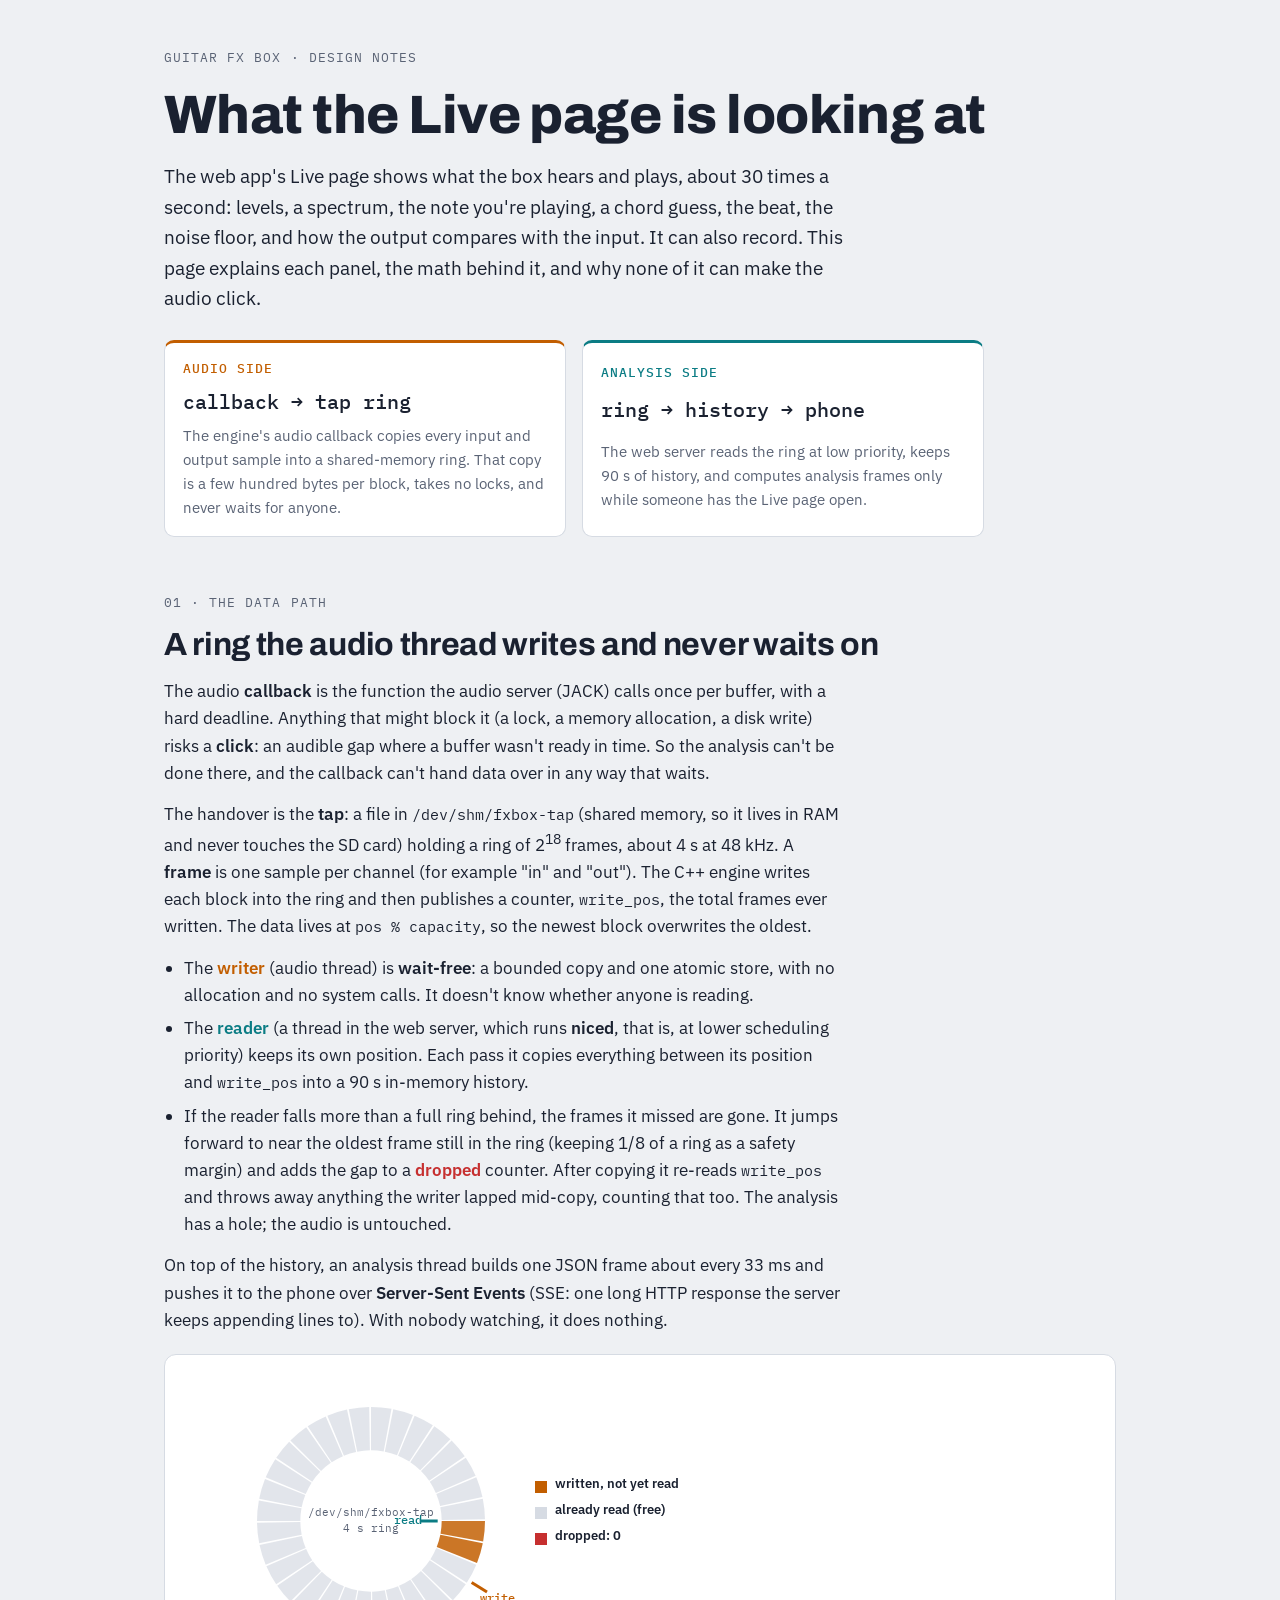
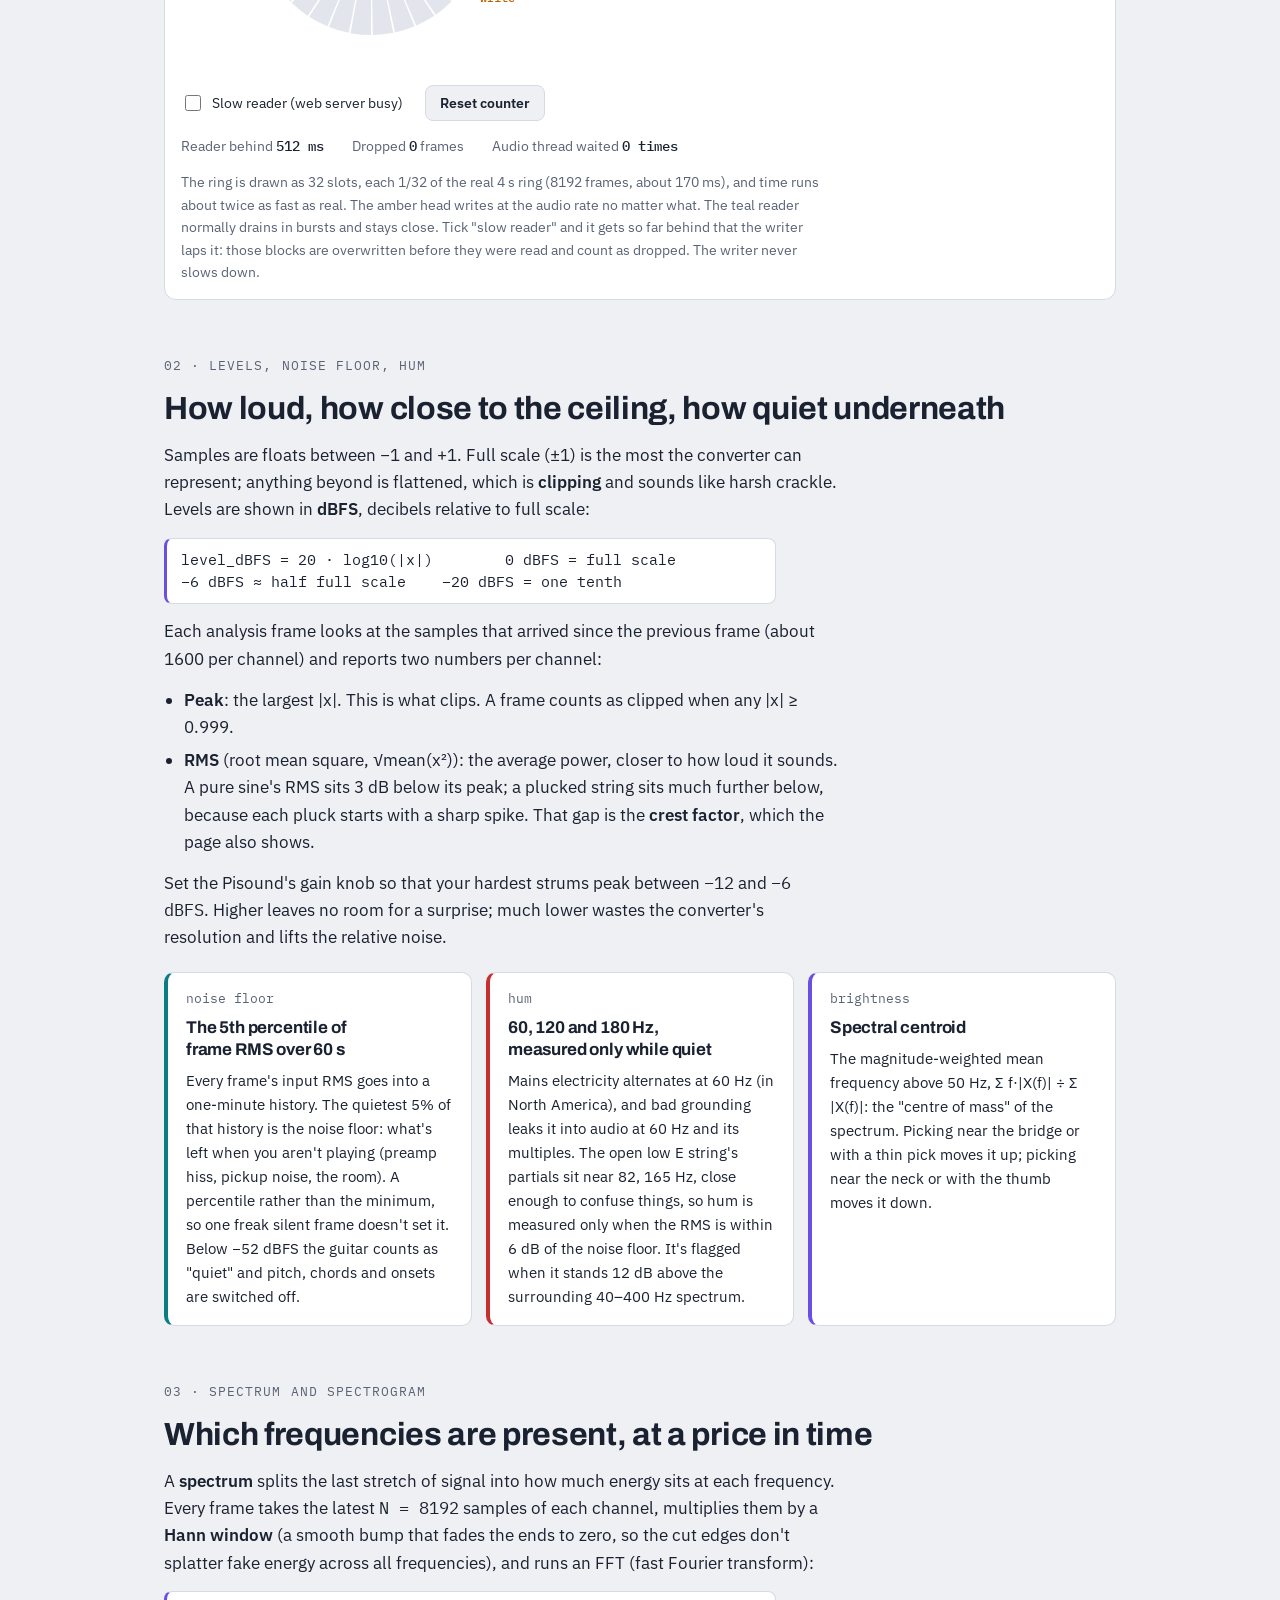
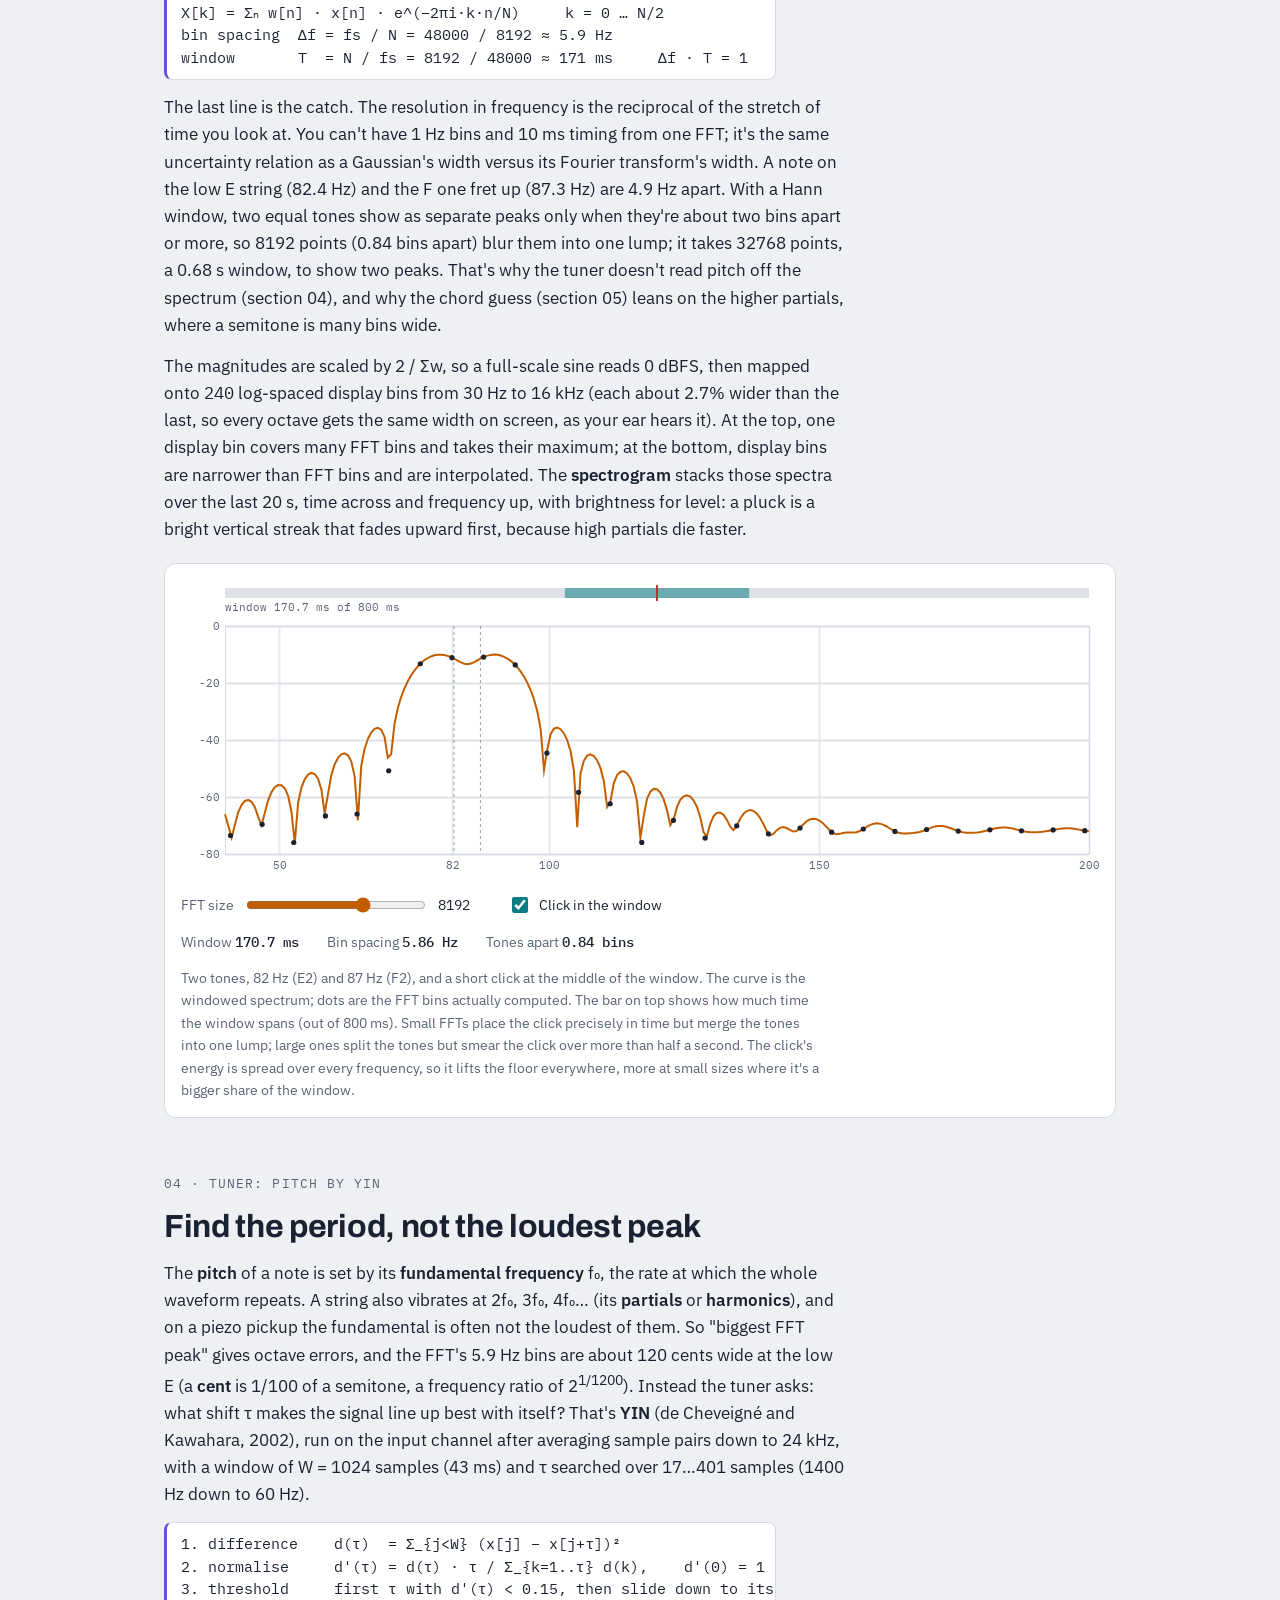
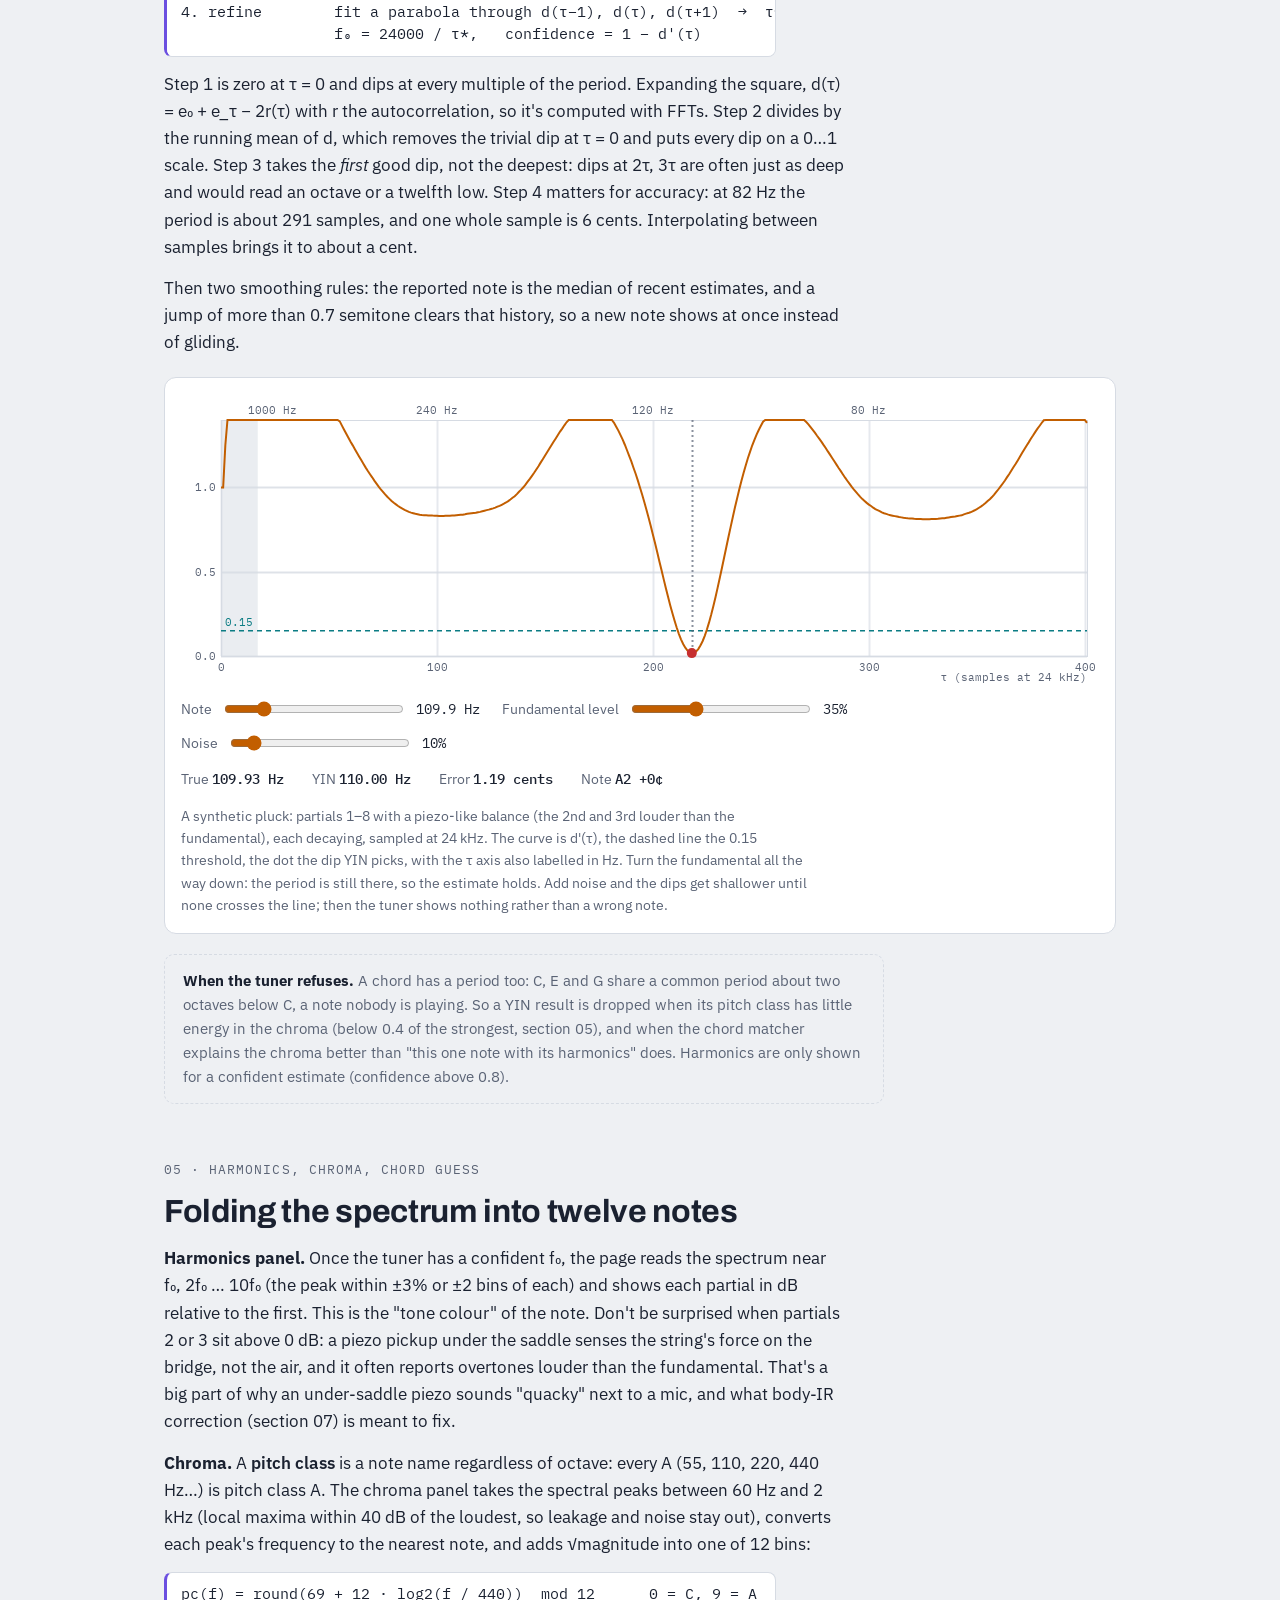
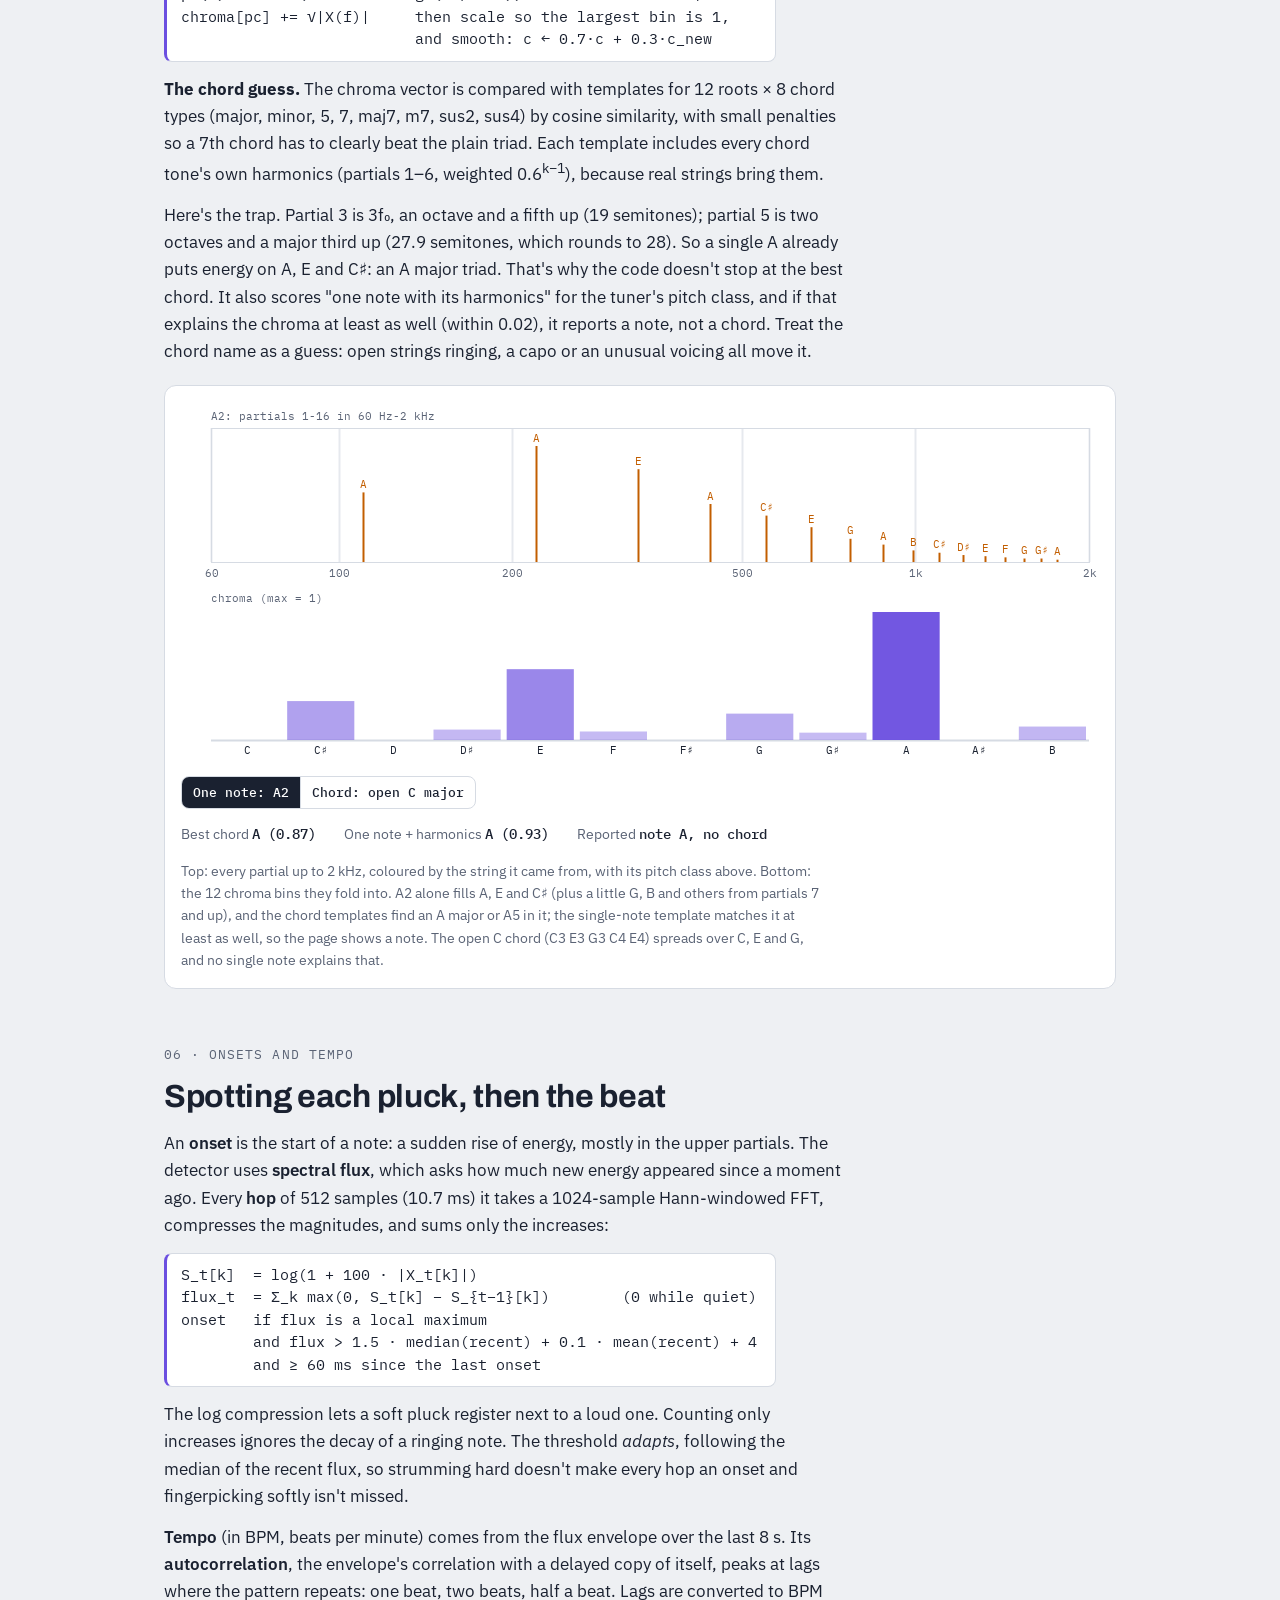
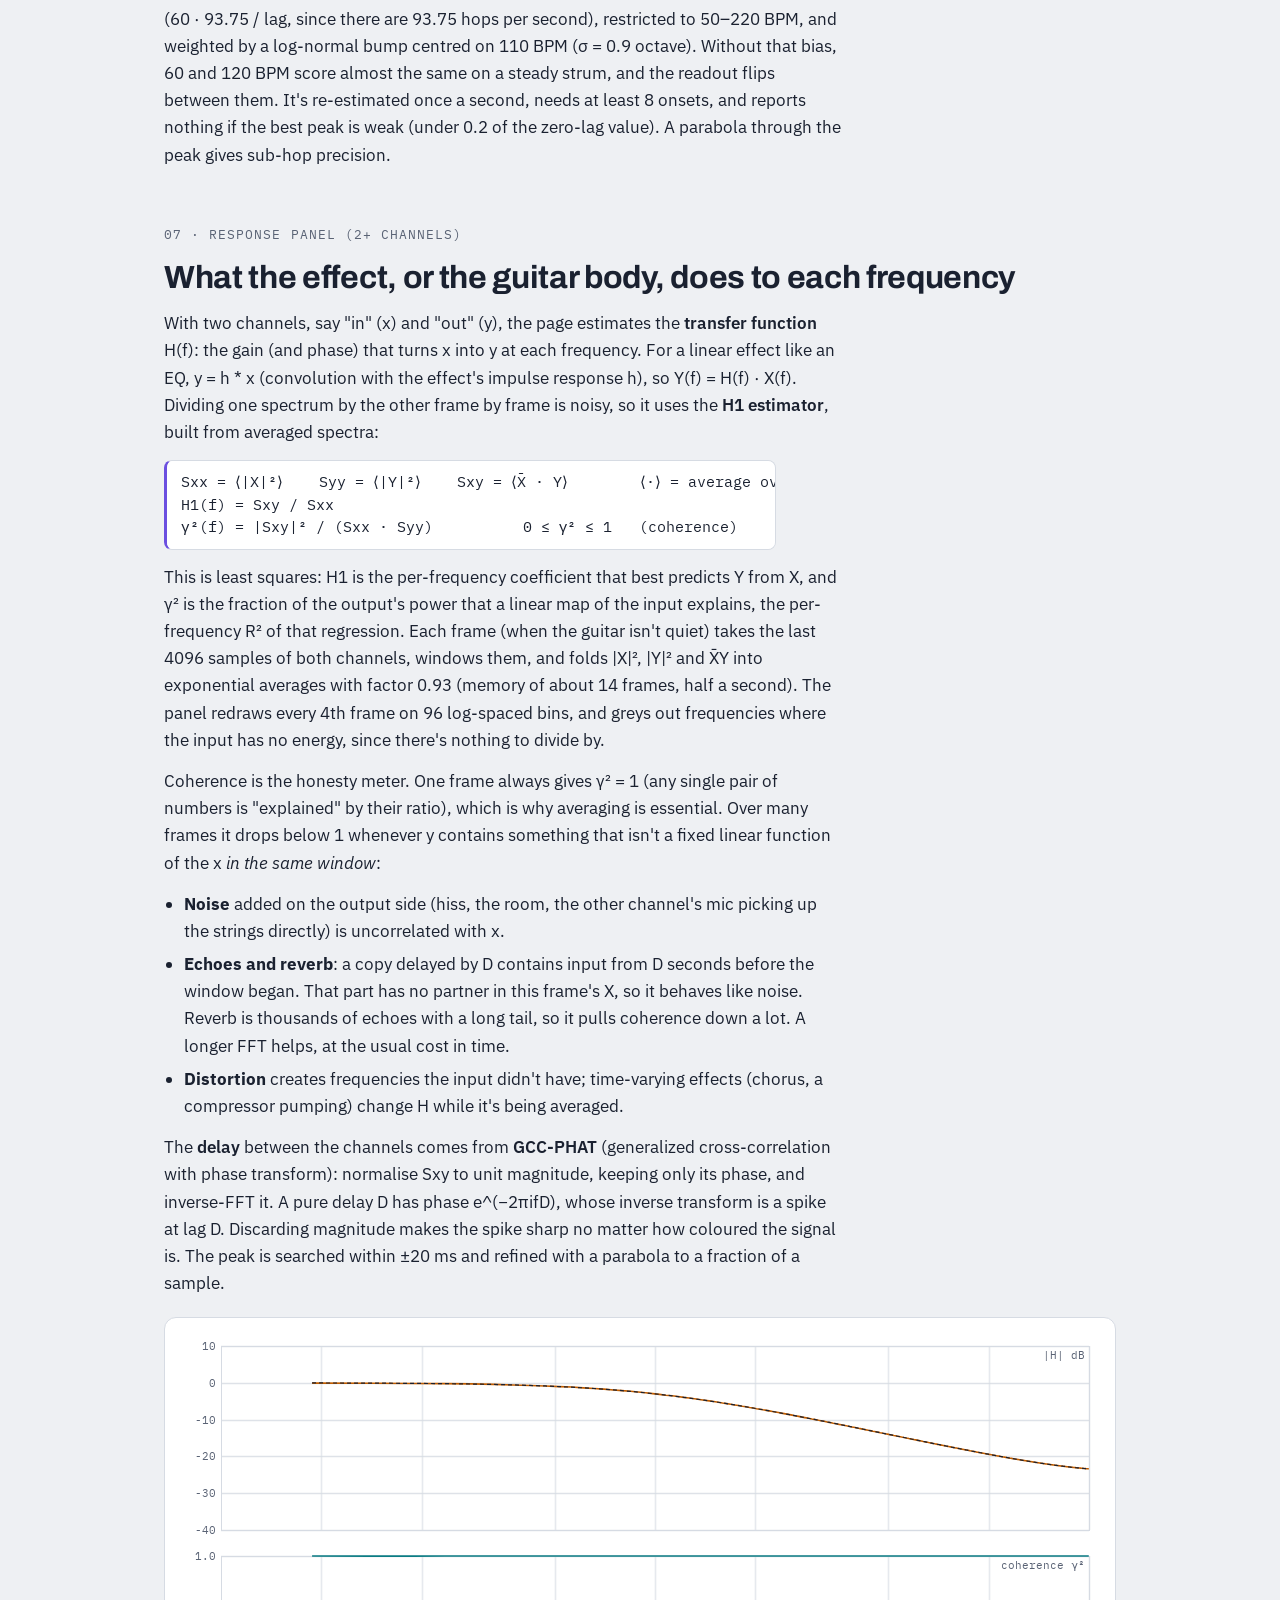
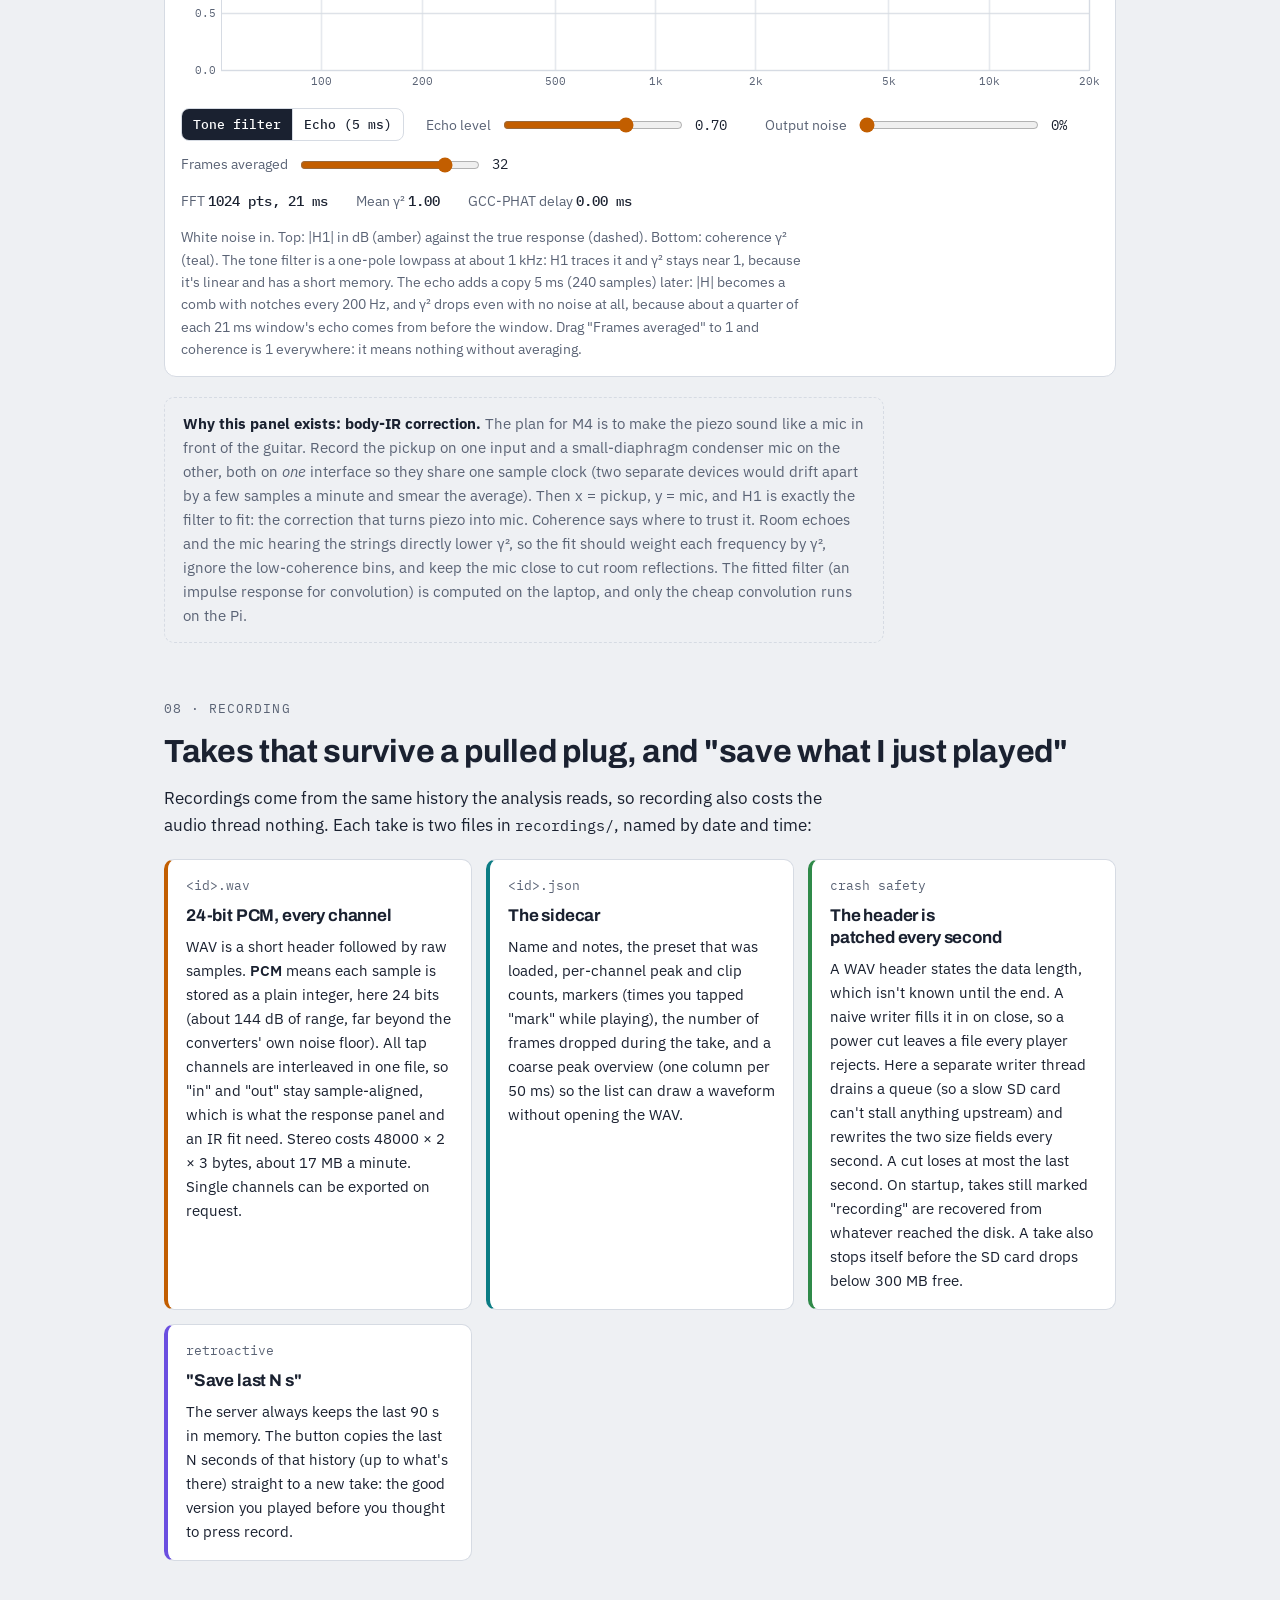
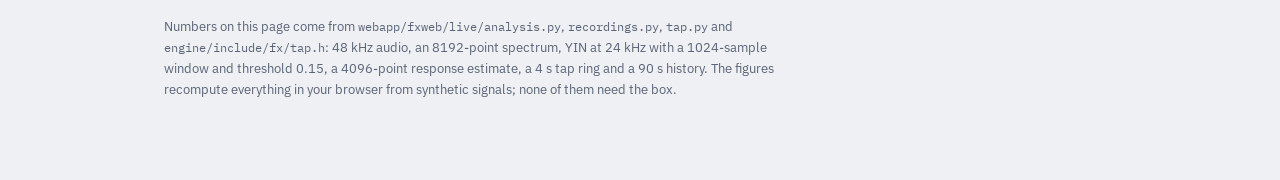
<file: explainers/live-analysis.html>
<!DOCTYPE html>
<html lang="en">
<head>
<meta charset="utf-8">
<meta name="viewport" content="width=device-width, initial-scale=1">
<title>Live Signal Analysis</title>
<link rel="preconnect" href="https://fonts.googleapis.com">
<link rel="preconnect" href="https://fonts.gstatic.com" crossorigin>
<link href="https://fonts.googleapis.com/css2?family=Archivo:wght@500;700;800&family=IBM+Plex+Mono:wght@400;500&family=IBM+Plex+Sans:ital,wght@0,400;0,500;0,600;1,400&display=swap" rel="stylesheet">
<style>
/* Layout idea: a lab notebook. Left-aligned prose column, wide figure panels that run live,
   signal amber = audio path, teal = the reader / analysis side, red = dropped or clipped. */
:root {
  --bg: #eef0f3;
  --panel: #ffffff;
  --ink: #1a2130;
  --mute: #5a6375;
  --rule: #d6dbe3;
  --signal: #c25e00;
  --control: #0b7c84;
  --p2: #6b4fe0;
  --p3: #b0336f;
  --bad: #c62f2f;
  --good: #2f8a49;
  --display: "Archivo", "Helvetica Neue", Arial, sans-serif;
  --body: "IBM Plex Sans", "Segoe UI", system-ui, sans-serif;
  --mono: "IBM Plex Mono", ui-monospace, "SFMono-Regular", Menlo, monospace;
  color-scheme: light;
}
@media (prefers-color-scheme: dark) {
  :root:not([data-theme="light"]) {
    --bg: #10141b;
    --panel: #171d27;
    --ink: #e6e9ef;
    --mute: #98a1b3;
    --rule: #2a3242;
    --signal: #f29b38;
    --control: #42c3cb;
    --p2: #a891ff;
    --p3: #ef7fb5;
    --bad: #ff6b6b;
    --good: #6cc784;
    color-scheme: dark;
  }
}
:root[data-theme="dark"] {
  --bg: #10141b;
  --panel: #171d27;
  --ink: #e6e9ef;
  --mute: #98a1b3;
  --rule: #2a3242;
  --signal: #f29b38;
  --control: #42c3cb;
  --p2: #a891ff;
  --p3: #ef7fb5;
  --bad: #ff6b6b;
  --good: #6cc784;
  color-scheme: dark;
}

* { box-sizing: border-box; }
html, body { margin: 0; }
body {
  background: var(--bg);
  color: var(--ink);
  font-family: var(--body);
  font-size: 17px;
  line-height: 1.6;
  -webkit-font-smoothing: antialiased;
}
main {
  max-width: 1000px;
  margin: 0 auto;
  padding: 48px 24px 80px;
  display: grid;
  gap: 56px;
}
main > * { min-width: 0; }
@media (max-width: 520px) { main { padding: 28px 16px 60px; gap: 44px; } body { font-size: 16px; } }

h1, h2, h3 { font-family: var(--display); text-wrap: balance; margin: 0; letter-spacing: -0.01em; }
h1 { font-size: clamp(34px, 6vw, 54px); font-weight: 800; line-height: 1.05; }
h2 { font-size: clamp(24px, 3.4vw, 32px); font-weight: 700; line-height: 1.15; }
h3 { font-size: 17px; font-weight: 700; line-height: 1.3; }
p { margin: 0; max-width: 68ch; }
.prose { display: grid; gap: 14px; min-width: 0; }
.prose ul { margin: 0; padding-left: 20px; max-width: 68ch; display: grid; gap: 6px; }
.lede { font-size: 1.12em; color: var(--ink); max-width: 62ch; }
.mute { color: var(--mute); }
.mono { font-family: var(--mono); font-variant-numeric: tabular-nums; }
code { font-family: var(--mono); font-size: 0.9em; overflow-wrap: anywhere; }
.kicker {
  font-family: var(--mono);
  font-size: 13px;
  color: var(--mute);
  text-transform: uppercase;
  letter-spacing: 0.08em;
  display: flex; gap: 10px; align-items: center;
}
.kicker b { color: var(--signal); font-weight: 500; }
.sig { color: var(--signal); font-weight: 600; }
.ctl { color: var(--control); font-weight: 600; }
.badc { color: var(--bad); font-weight: 600; }
.term { font-weight: 600; }
.eq {
  font-family: var(--mono); font-size: 14.5px; background: var(--panel); border: 1px solid var(--rule);
  border-left: 3px solid var(--p2); border-radius: 8px; padding: 10px 14px; max-width: 68ch;
  overflow-x: auto; white-space: pre; line-height: 1.55;
}

header { display: grid; gap: 18px; }
.two-up {
  display: grid; grid-template-columns: 1fr 1fr; gap: 16px; margin-top: 8px; max-width: 820px;
}
@media (max-width: 640px) { .two-up { grid-template-columns: 1fr; } }
.def {
  background: var(--panel);
  border: 1px solid var(--rule);
  border-radius: 10px;
  padding: 16px 18px;
  display: grid; gap: 6px;
}
.def.a { border-top: 3px solid var(--signal); }
.def.c { border-top: 3px solid var(--control); }
.def .big { font-family: var(--mono); font-size: 20px; font-weight: 500; }

section { display: grid; gap: 20px; min-width: 0; }
.fig {
  background: var(--panel);
  border: 1px solid var(--rule);
  border-radius: 12px;
  padding: 16px;
  display: grid;
  gap: 14px;
  min-width: 0;
}
.fig canvas { width: 100%; display: block; }
.controls { display: flex; flex-wrap: wrap; gap: 12px 22px; align-items: center; }
.ctrl { display: flex; align-items: center; gap: 10px; font-size: 14px; color: var(--mute); flex-wrap: wrap; }
.ctrl label { white-space: nowrap; }
.ctrl output { font-family: var(--mono); color: var(--ink); min-width: 6ch; font-variant-numeric: tabular-nums; }
input[type=range] { accent-color: var(--signal); width: 180px; }
@media (max-width: 520px) { input[type=range] { width: 130px; } }
.seg { display: inline-flex; border: 1px solid var(--rule); border-radius: 8px; overflow: hidden; }
.seg button {
  font: 500 13px var(--mono); color: var(--ink); background: transparent;
  border: 0; padding: 7px 11px; cursor: pointer; border-right: 1px solid var(--rule);
}
.seg button:last-child { border-right: 0; }
.seg button[aria-pressed="true"] { background: var(--ink); color: var(--panel); }
.btn {
  font: 600 14px var(--body); color: var(--ink); background: var(--bg);
  border: 1px solid var(--rule); border-radius: 8px; padding: 8px 14px; cursor: pointer;
}
.btn:hover { border-color: var(--mute); }
.toggle { display: inline-flex; align-items: center; gap: 8px; font-size: 14px; color: var(--ink); cursor: pointer; }
.toggle input { accent-color: var(--control); width: 16px; height: 16px; }
button:focus-visible, input:focus-visible { outline: 2px solid var(--control); outline-offset: 2px; }
.readouts { display: flex; flex-wrap: wrap; gap: 10px 28px; font-size: 14px; color: var(--mute); }
.readouts b { font-family: var(--mono); font-weight: 500; color: var(--ink); font-variant-numeric: tabular-nums; }
.caption { font-size: 14px; color: var(--mute); max-width: 80ch; }

.panels { display: grid; grid-template-columns: repeat(auto-fit, minmax(260px, 1fr)); gap: 14px; }
.card {
  background: var(--panel); border: 1px solid var(--rule); border-radius: 10px;
  padding: 16px 18px; display: grid; gap: 8px; align-content: start; border-left: 4px solid var(--signal);
}
.card.c { border-left-color: var(--control); }
.card.b { border-left-color: var(--bad); }
.card.g { border-left-color: var(--good); }
.card.v { border-left-color: var(--p2); }
.card .from { font-size: 13px; font-family: var(--mono); color: var(--mute); }
.card p { font-size: 15px; }
.aside {
  border: 1px dashed var(--rule); border-radius: 10px; padding: 14px 18px; font-size: 15px; color: var(--mute);
  max-width: 80ch;
}
.aside strong { color: var(--ink); }
footer { font-size: 13px; color: var(--mute); max-width: 80ch; }
</style>
</head>
<body>
<main>

<header>
  <div class="kicker">Guitar FX box · design notes</div>
  <h1>What the Live page is looking at</h1>
  <p class="lede">The web app's Live page shows what the box hears and plays, about 30 times a second: levels, a spectrum, the note you're playing, a chord guess, the beat, the noise floor, and how the output compares with the input. It can also record. This page explains each panel, the math behind it, and why none of it can make the audio click.</p>
  <div class="two-up">
    <div class="def a">
      <div class="kicker"><b>Audio side</b></div>
      <div class="big">callback → tap ring</div>
      <p class="mute" style="font-size:15px">The engine's audio callback copies every input and output sample into a shared-memory ring. That copy is a few hundred bytes per block, takes no locks, and never waits for anyone.</p>
    </div>
    <div class="def c">
      <div class="kicker"><b style="color:var(--control)">Analysis side</b></div>
      <div class="big">ring → history → phone</div>
      <p class="mute" style="font-size:15px">The web server reads the ring at low priority, keeps 90 s of history, and computes analysis frames only while someone has the Live page open.</p>
    </div>
  </div>
</header>

<section id="tap">
  <div class="prose">
    <div class="kicker">01 · The data path</div>
    <h2>A ring the audio thread writes and never waits on</h2>
    <p>The audio <span class="term">callback</span> is the function the audio server (JACK) calls once per buffer, with a hard deadline. Anything that might block it (a lock, a memory allocation, a disk write) risks a <span class="term">click</span>: an audible gap where a buffer wasn't ready in time. So the analysis can't be done there, and the callback can't hand data over in any way that waits.</p>
    <p>The handover is the <span class="term">tap</span>: a file in <code>/dev/shm/fxbox-tap</code> (shared memory, so it lives in RAM and never touches the SD card) holding a ring of 2<sup>18</sup> frames, about 4 s at 48 kHz. A <span class="term">frame</span> is one sample per channel (for example "in" and "out"). The C++ engine writes each block into the ring and then publishes a counter, <code>write_pos</code>, the total frames ever written. The data lives at <code>pos % capacity</code>, so the newest block overwrites the oldest.</p>
    <ul>
      <li>The <span class="sig">writer</span> (audio thread) is <span class="term">wait-free</span>: a bounded copy and one atomic store, with no allocation and no system calls. It doesn't know whether anyone is reading.</li>
      <li>The <span class="ctl">reader</span> (a thread in the web server, which runs <span class="term">niced</span>, that is, at lower scheduling priority) keeps its own position. Each pass it copies everything between its position and <code>write_pos</code> into a 90 s in-memory history.</li>
      <li>If the reader falls more than a full ring behind, the frames it missed are gone. It jumps forward to near the oldest frame still in the ring (keeping 1/8 of a ring as a safety margin) and adds the gap to a <span class="badc">dropped</span> counter. After copying it re-reads <code>write_pos</code> and throws away anything the writer lapped mid-copy, counting that too. The analysis has a hole; the audio is untouched.</li>
    </ul>
    <p>On top of the history, an analysis thread builds one JSON frame about every 33 ms and pushes it to the phone over <span class="term">Server-Sent Events</span> (SSE: one long HTTP response the server keeps appending lines to). With nobody watching, it does nothing.</p>
  </div>
  <div class="fig">
    <canvas id="cvTap" height="300" role="img" aria-label="Animated ring buffer with a writer head that advances steadily and a reader head that follows; with the slow reader option the writer laps the reader and a dropped-frames counter rises."></canvas>
    <div class="controls">
      <label class="toggle"><input type="checkbox" id="slowTap"> Slow reader (web server busy)</label>
      <button type="button" class="btn" id="resetTap">Reset counter</button>
    </div>
    <div class="readouts">
      <span>Reader behind <b id="tapLag">0 ms</b></span>
      <span>Dropped <b id="tapDrop">0</b> frames</span>
      <span>Audio thread waited <b>0 times</b></span>
    </div>
    <p class="caption">The ring is drawn as 32 slots, each 1/32 of the real 4 s ring (8192 frames, about 170 ms), and time runs about twice as fast as real. The amber head writes at the audio rate no matter what. The teal reader normally drains in bursts and stays close. Tick "slow reader" and it gets so far behind that the writer laps it: those blocks are overwritten before they were read and count as dropped. The writer never slows down.</p>
  </div>
</section>

<section id="levels">
  <div class="prose">
    <div class="kicker">02 · Levels, noise floor, hum</div>
    <h2>How loud, how close to the ceiling, how quiet underneath</h2>
    <p>Samples are floats between −1 and +1. Full scale (±1) is the most the converter can represent; anything beyond is flattened, which is <span class="term">clipping</span> and sounds like harsh crackle. Levels are shown in <span class="term">dBFS</span>, decibels relative to full scale:</p>
    <div class="eq">level_dBFS = 20 · log10(|x|)        0 dBFS = full scale
−6 dBFS ≈ half full scale    −20 dBFS = one tenth</div>
    <p>Each analysis frame looks at the samples that arrived since the previous frame (about 1600 per channel) and reports two numbers per channel:</p>
    <ul>
      <li><span class="term">Peak</span>: the largest |x|. This is what clips. A frame counts as clipped when any |x| ≥ 0.999.</li>
      <li><span class="term">RMS</span> (root mean square, √mean(x²)): the average power, closer to how loud it sounds. A pure sine's RMS sits 3 dB below its peak; a plucked string sits much further below, because each pluck starts with a sharp spike. That gap is the <span class="term">crest factor</span>, which the page also shows.</li>
    </ul>
    <p>Set the Pisound's gain knob so that your hardest strums peak between <span class="mono">−12</span> and <span class="mono">−6 dBFS</span>. Higher leaves no room for a surprise; much lower wastes the converter's resolution and lifts the relative noise.</p>
  </div>
  <div class="panels">
    <div class="card c">
      <div class="from">noise floor</div>
      <h3>The 5th percentile of frame RMS over 60 s</h3>
      <p>Every frame's input RMS goes into a one-minute history. The quietest 5% of that history is the noise floor: what's left when you aren't playing (preamp hiss, pickup noise, the room). A percentile rather than the minimum, so one freak silent frame doesn't set it. Below −52 dBFS the guitar counts as "quiet" and pitch, chords and onsets are switched off.</p>
    </div>
    <div class="card b">
      <div class="from">hum</div>
      <h3>60, 120 and 180 Hz, measured only while quiet</h3>
      <p>Mains electricity alternates at 60 Hz (in North America), and bad grounding leaks it into audio at 60 Hz and its multiples. The open low E string's partials sit near 82, 165 Hz, close enough to confuse things, so hum is measured only when the RMS is within 6 dB of the noise floor. It's flagged when it stands 12 dB above the surrounding 40–400 Hz spectrum.</p>
    </div>
    <div class="card v">
      <div class="from">brightness</div>
      <h3>Spectral centroid</h3>
      <p>The magnitude-weighted mean frequency above 50 Hz, Σ f·|X(f)| ÷ Σ |X(f)|: the "centre of mass" of the spectrum. Picking near the bridge or with a thin pick moves it up; picking near the neck or with the thumb moves it down.</p>
    </div>
  </div>
</section>

<section id="spectrum">
  <div class="prose">
    <div class="kicker">03 · Spectrum and spectrogram</div>
    <h2>Which frequencies are present, at a price in time</h2>
    <p>A <span class="term">spectrum</span> splits the last stretch of signal into how much energy sits at each frequency. Every frame takes the latest <span class="mono">N = 8192</span> samples of each channel, multiplies them by a <span class="term">Hann window</span> (a smooth bump that fades the ends to zero, so the cut edges don't splatter fake energy across all frequencies), and runs an FFT (fast Fourier transform):</p>
    <div class="eq">X[k] = Σₙ w[n] · x[n] · e^(−2πi·k·n/N)     k = 0 … N/2
bin spacing  Δf = fs / N = 48000 / 8192 ≈ 5.9 Hz
window       T  = N / fs = 8192 / 48000 ≈ 171 ms     Δf · T = 1</div>
    <p>The last line is the catch. The resolution in frequency is the reciprocal of the stretch of time you look at. You can't have 1 Hz bins and 10 ms timing from one FFT; it's the same uncertainty relation as a Gaussian's width versus its Fourier transform's width. A note on the low E string (82.4 Hz) and the F one fret up (87.3 Hz) are 4.9 Hz apart. With a Hann window, two equal tones show as separate peaks only when they're about two bins apart or more, so 8192 points (0.84 bins apart) blur them into one lump; it takes 32768 points, a 0.68 s window, to show two peaks. That's why the tuner doesn't read pitch off the spectrum (section 04), and why the chord guess (section 05) leans on the higher partials, where a semitone is many bins wide.</p>
    <p>The magnitudes are scaled by 2 / Σw, so a full-scale sine reads 0 dBFS, then mapped onto <span class="mono">240</span> log-spaced display bins from 30 Hz to 16 kHz (each about 2.7% wider than the last, so every octave gets the same width on screen, as your ear hears it). At the top, one display bin covers many FFT bins and takes their maximum; at the bottom, display bins are narrower than FFT bins and are interpolated. The <span class="term">spectrogram</span> stacks those spectra over the last 20 s, time across and frequency up, with brightness for level: a pluck is a bright vertical streak that fades upward first, because high partials die faster.</p>
  </div>
  <div class="fig">
    <canvas id="cvFFT" height="300" role="img" aria-label="Spectrum of two tones at 82 and 87 hertz plus a click, for a selectable FFT size; small sizes blur the tones together, large ones separate them but spread the click over a longer window."></canvas>
    <div class="controls">
      <div class="ctrl"><label for="nFFT">FFT size</label><input type="range" id="nFFT" min="9" max="15" step="1" value="13"><output id="nFFTo">8192</output></div>
      <label class="toggle"><input type="checkbox" id="clickFFT" checked> Click in the window</label>
    </div>
    <div class="readouts">
      <span>Window <b id="fftT">171 ms</b></span>
      <span>Bin spacing <b id="fftDf">5.86 Hz</b></span>
      <span>Tones apart <b id="fftSep">0.84 bins</b></span>
    </div>
    <p class="caption">Two tones, 82 Hz (E2) and 87 Hz (F2), and a short click at the middle of the window. The curve is the windowed spectrum; dots are the FFT bins actually computed. The bar on top shows how much time the window spans (out of 800 ms). Small FFTs place the click precisely in time but merge the tones into one lump; large ones split the tones but smear the click over more than half a second. The click's energy is spread over every frequency, so it lifts the floor everywhere, more at small sizes where it's a bigger share of the window.</p>
  </div>
</section>

<section id="pitch">
  <div class="prose">
    <div class="kicker">04 · Tuner: pitch by YIN</div>
    <h2>Find the period, not the loudest peak</h2>
    <p>The <span class="term">pitch</span> of a note is set by its <span class="term">fundamental frequency</span> f₀, the rate at which the whole waveform repeats. A string also vibrates at 2f₀, 3f₀, 4f₀… (its <span class="term">partials</span> or <span class="term">harmonics</span>), and on a piezo pickup the fundamental is often not the loudest of them. So "biggest FFT peak" gives octave errors, and the FFT's 5.9 Hz bins are about 120 cents wide at the low E (a <span class="term">cent</span> is 1/100 of a semitone, a frequency ratio of 2<sup>1/1200</sup>). Instead the tuner asks: what shift τ makes the signal line up best with itself? That's <span class="term">YIN</span> (de Cheveigné and Kawahara, 2002), run on the input channel after averaging sample pairs down to 24 kHz, with a window of W = 1024 samples (43 ms) and τ searched over 17…401 samples (1400 Hz down to 60 Hz).</p>
    <div class="eq">1. difference    d(τ)  = Σ_{j&lt;W} (x[j] − x[j+τ])²
2. normalise     d'(τ) = d(τ) · τ / Σ_{k=1..τ} d(k),    d'(0) = 1
3. threshold     first τ with d'(τ) &lt; 0.15, then slide down to its local minimum
4. refine        fit a parabola through d(τ−1), d(τ), d(τ+1)  →  τ* = τ + shift
                 f₀ = 24000 / τ*,   confidence = 1 − d'(τ)</div>
    <p>Step 1 is zero at τ = 0 and dips at every multiple of the period. Expanding the square, d(τ) = e₀ + e_τ − 2r(τ) with r the autocorrelation, so it's computed with FFTs. Step 2 divides by the running mean of d, which removes the trivial dip at τ = 0 and puts every dip on a 0…1 scale. Step 3 takes the <em>first</em> good dip, not the deepest: dips at 2τ, 3τ are often just as deep and would read an octave or a twelfth low. Step 4 matters for accuracy: at 82 Hz the period is about 291 samples, and one whole sample is 6 cents. Interpolating between samples brings it to about a cent.</p>
    <p>Then two smoothing rules: the reported note is the median of recent estimates, and a jump of more than 0.7 semitone clears that history, so a new note shows at once instead of gliding.</p>
  </div>
  <div class="fig">
    <canvas id="cvYIN" height="290" role="img" aria-label="YIN normalised difference function of a synthetic plucked note, with the 0.15 threshold line and the chosen dip marked, and the estimated frequency printed."></canvas>
    <div class="controls">
      <div class="ctrl"><label for="yinF">Note</label><input type="range" id="yinF" min="0" max="1000" step="1" value="196"><output id="yinFo">110.0 Hz</output></div>
      <div class="ctrl"><label for="yinA">Fundamental level</label><input type="range" id="yinA" min="0" max="100" step="1" value="35"><output id="yinAo">35%</output></div>
      <div class="ctrl"><label for="yinN">Noise</label><input type="range" id="yinN" min="0" max="100" step="1" value="10"><output id="yinNo">10%</output></div>
    </div>
    <div class="readouts">
      <span>True <b id="yinTrue">110.00 Hz</b></span>
      <span>YIN <b id="yinEst">-</b></span>
      <span>Error <b id="yinErr">-</b></span>
      <span>Note <b id="yinNote">-</b></span>
    </div>
    <p class="caption">A synthetic pluck: partials 1–8 with a piezo-like balance (the 2nd and 3rd louder than the fundamental), each decaying, sampled at 24 kHz. The curve is d'(τ), the dashed line the 0.15 threshold, the dot the dip YIN picks, with the τ axis also labelled in Hz. Turn the fundamental all the way down: the period is still there, so the estimate holds. Add noise and the dips get shallower until none crosses the line; then the tuner shows nothing rather than a wrong note.</p>
  </div>
  <div class="aside"><strong>When the tuner refuses.</strong> A chord has a period too: C, E and G share a common period about two octaves below C, a note nobody is playing. So a YIN result is dropped when its pitch class has little energy in the chroma (below 0.4 of the strongest, section 05), and when the chord matcher explains the chroma better than "this one note with its harmonics" does. Harmonics are only shown for a confident estimate (confidence above 0.8).</div>
</section>

<section id="harmony">
  <div class="prose">
    <div class="kicker">05 · Harmonics, chroma, chord guess</div>
    <h2>Folding the spectrum into twelve notes</h2>
    <p><strong>Harmonics panel.</strong> Once the tuner has a confident f₀, the page reads the spectrum near f₀, 2f₀ … 10f₀ (the peak within ±3% or ±2 bins of each) and shows each partial in dB relative to the first. This is the "tone colour" of the note. Don't be surprised when partials 2 or 3 sit above 0 dB: a piezo pickup under the saddle senses the string's force on the bridge, not the air, and it often reports overtones louder than the fundamental. That's a big part of why an under-saddle piezo sounds "quacky" next to a mic, and what body-IR correction (section 07) is meant to fix.</p>
    <p><strong>Chroma.</strong> A <span class="term">pitch class</span> is a note name regardless of octave: every A (55, 110, 220, 440 Hz…) is pitch class A. The chroma panel takes the spectral peaks between 60 Hz and 2 kHz (local maxima within 40 dB of the loudest, so leakage and noise stay out), converts each peak's frequency to the nearest note, and adds √magnitude into one of 12 bins:</p>
    <div class="eq">pc(f) = round(69 + 12 · log2(f / 440))  mod 12      0 = C, 9 = A
chroma[pc] += √|X(f)|     then scale so the largest bin is 1,
                          and smooth: c ← 0.7·c + 0.3·c_new</div>
    <p><strong>The chord guess.</strong> The chroma vector is compared with templates for 12 roots × 8 chord types (major, minor, 5, 7, maj7, m7, sus2, sus4) by cosine similarity, with small penalties so a 7th chord has to clearly beat the plain triad. Each template includes every chord tone's own harmonics (partials 1–6, weighted 0.6<sup>k−1</sup>), because real strings bring them.</p>
    <p>Here's the trap. Partial 3 is 3f₀, an octave and a fifth up (19 semitones); partial 5 is two octaves and a major third up (27.9 semitones, which rounds to 28). So a single A already puts energy on A, E and C♯: an A major triad. That's why the code doesn't stop at the best chord. It also scores "one note with its harmonics" for the tuner's pitch class, and if that explains the chroma at least as well (within 0.02), it reports a note, not a chord. Treat the chord name as a guess: open strings ringing, a capo or an unusual voicing all move it.</p>
  </div>
  <div class="fig">
    <canvas id="cvChroma" height="360" role="img" aria-label="Partials of a single note or a chord on a logarithmic frequency axis, each labelled with its pitch class, and below them the twelve chroma bars they fold into."></canvas>
    <div class="controls">
      <div class="seg" id="chromaSel" role="group" aria-label="What is played">
        <button type="button" data-n="a2" aria-pressed="true">One note: A2</button>
        <button type="button" data-n="c" aria-pressed="false">Chord: open C major</button>
      </div>
    </div>
    <div class="readouts">
      <span>Best chord <b id="chBest">-</b></span>
      <span>One note + harmonics <b id="chNote">-</b></span>
      <span>Reported <b id="chVerdict">-</b></span>
    </div>
    <p class="caption">Top: every partial up to 2 kHz, coloured by the string it came from, with its pitch class above. Bottom: the 12 chroma bins they fold into. A2 alone fills A, E and C♯ (plus a little G, B and others from partials 7 and up), and the chord templates find an A major or A5 in it; the single-note template matches it at least as well, so the page shows a note. The open C chord (C3 E3 G3 C4 E4) spreads over C, E and G, and no single note explains that.</p>
  </div>
</section>

<section id="onsets">
  <div class="prose">
    <div class="kicker">06 · Onsets and tempo</div>
    <h2>Spotting each pluck, then the beat</h2>
    <p>An <span class="term">onset</span> is the start of a note: a sudden rise of energy, mostly in the upper partials. The detector uses <span class="term">spectral flux</span>, which asks how much new energy appeared since a moment ago. Every <span class="term">hop</span> of 512 samples (10.7 ms) it takes a 1024-sample Hann-windowed FFT, compresses the magnitudes, and sums only the increases:</p>
    <div class="eq">S_t[k]  = log(1 + 100 · |X_t[k]|)
flux_t  = Σ_k max(0, S_t[k] − S_{t−1}[k])        (0 while quiet)
onset   if flux is a local maximum
        and flux &gt; 1.5 · median(recent) + 0.1 · mean(recent) + 4
        and ≥ 60 ms since the last onset</div>
    <p>The log compression lets a soft pluck register next to a loud one. Counting only increases ignores the decay of a ringing note. The threshold <em>adapts</em>, following the median of the recent flux, so strumming hard doesn't make every hop an onset and fingerpicking softly isn't missed.</p>
    <p><span class="term">Tempo</span> (in BPM, beats per minute) comes from the flux envelope over the last 8 s. Its <span class="term">autocorrelation</span>, the envelope's correlation with a delayed copy of itself, peaks at lags where the pattern repeats: one beat, two beats, half a beat. Lags are converted to BPM (60 · 93.75 / lag, since there are 93.75 hops per second), restricted to 50–220 BPM, and weighted by a log-normal bump centred on 110 BPM (σ = 0.9 octave). Without that bias, 60 and 120 BPM score almost the same on a steady strum, and the readout flips between them. It's re-estimated once a second, needs at least 8 onsets, and reports nothing if the best peak is weak (under 0.2 of the zero-lag value). A parabola through the peak gives sub-hop precision.</p>
  </div>
</section>

<section id="response">
  <div class="prose">
    <div class="kicker">07 · Response panel (2+ channels)</div>
    <h2>What the effect, or the guitar body, does to each frequency</h2>
    <p>With two channels, say "in" (x) and "out" (y), the page estimates the <span class="term">transfer function</span> H(f): the gain (and phase) that turns x into y at each frequency. For a linear effect like an EQ, y = h * x (convolution with the effect's impulse response h), so Y(f) = H(f) · X(f). Dividing one spectrum by the other frame by frame is noisy, so it uses the <span class="term">H1 estimator</span>, built from averaged spectra:</p>
    <div class="eq">Sxx = ⟨|X|²⟩    Syy = ⟨|Y|²⟩    Sxy = ⟨X̄ · Y⟩        ⟨·⟩ = average over frames
H1(f) = Sxy / Sxx
γ²(f) = |Sxy|² / (Sxx · Syy)          0 ≤ γ² ≤ 1   (coherence)</div>
    <p>This is least squares: H1 is the per-frequency coefficient that best predicts Y from X, and γ² is the fraction of the output's power that a linear map of the input explains, the per-frequency R² of that regression. Each frame (when the guitar isn't quiet) takes the last 4096 samples of both channels, windows them, and folds |X|², |Y|² and X̄Y into exponential averages with factor 0.93 (memory of about 14 frames, half a second). The panel redraws every 4th frame on 96 log-spaced bins, and greys out frequencies where the input has no energy, since there's nothing to divide by.</p>
    <p>Coherence is the honesty meter. One frame always gives γ² = 1 (any single pair of numbers is "explained" by their ratio), which is why averaging is essential. Over many frames it drops below 1 whenever y contains something that isn't a fixed linear function of the x <em>in the same window</em>:</p>
    <ul>
      <li><strong>Noise</strong> added on the output side (hiss, the room, the other channel's mic picking up the strings directly) is uncorrelated with x.</li>
      <li><strong>Echoes and reverb</strong>: a copy delayed by D contains input from D seconds before the window began. That part has no partner in this frame's X, so it behaves like noise. Reverb is thousands of echoes with a long tail, so it pulls coherence down a lot. A longer FFT helps, at the usual cost in time.</li>
      <li><strong>Distortion</strong> creates frequencies the input didn't have; time-varying effects (chorus, a compressor pumping) change H while it's being averaged.</li>
    </ul>
    <p>The <span class="term">delay</span> between the channels comes from <span class="term">GCC-PHAT</span> (generalized cross-correlation with phase transform): normalise Sxy to unit magnitude, keeping only its phase, and inverse-FFT it. A pure delay D has phase e^(−2πifD), whose inverse transform is a spike at lag D. Discarding magnitude makes the spike sharp no matter how coloured the signal is. The peak is searched within ±20 ms and refined with a parabola to a fraction of a sample.</p>
  </div>
  <div class="fig">
    <canvas id="cvXfer" height="360" role="img" aria-label="Estimated magnitude response in decibels and coherence versus frequency for white noise passed through a lowpass tone filter or an echo, with sliders for echo level, output noise and number of averaged frames."></canvas>
    <div class="controls">
      <div class="seg" id="xferSel" role="group" aria-label="System between input and output">
        <button type="button" data-n="lp" aria-pressed="true">Tone filter</button>
        <button type="button" data-n="echo" aria-pressed="false">Echo (5 ms)</button>
      </div>
      <div class="ctrl"><label for="xEcho">Echo level</label><input type="range" id="xEcho" min="0" max="100" value="70"><output id="xEchoO">0.70</output></div>
      <div class="ctrl"><label for="xNoise">Output noise</label><input type="range" id="xNoise" min="0" max="100" value="0"><output id="xNoiseO">0%</output></div>
      <div class="ctrl"><label for="xAvg">Frames averaged</label><input type="range" id="xAvg" min="0" max="6" value="5"><output id="xAvgO">32</output></div>
    </div>
    <div class="readouts">
      <span>FFT <b>1024 pts, 21 ms</b></span>
      <span>Mean γ² <b id="xCoh">-</b></span>
      <span>GCC-PHAT delay <b id="xDel">-</b></span>
    </div>
    <p class="caption">White noise in. Top: |H1| in dB (amber) against the true response (dashed). Bottom: coherence γ² (teal). The tone filter is a one-pole lowpass at about 1 kHz: H1 traces it and γ² stays near 1, because it's linear and has a short memory. The echo adds a copy 5 ms (240 samples) later: |H| becomes a comb with notches every 200 Hz, and γ² drops even with no noise at all, because about a quarter of each 21 ms window's echo comes from before the window. Drag "Frames averaged" to 1 and coherence is 1 everywhere: it means nothing without averaging.</p>
  </div>
  <div class="aside"><strong>Why this panel exists: body-IR correction.</strong> The plan for M4 is to make the piezo sound like a mic in front of the guitar. Record the pickup on one input and a small-diaphragm condenser mic on the other, both on <em>one</em> interface so they share one sample clock (two separate devices would drift apart by a few samples a minute and smear the average). Then x = pickup, y = mic, and H1 is exactly the filter to fit: the correction that turns piezo into mic. Coherence says where to trust it. Room echoes and the mic hearing the strings directly lower γ², so the fit should weight each frequency by γ², ignore the low-coherence bins, and keep the mic close to cut room reflections. The fitted filter (an impulse response for convolution) is computed on the laptop, and only the cheap convolution runs on the Pi.</div>
</section>

<section id="recording">
  <div class="prose">
    <div class="kicker">08 · Recording</div>
    <h2>Takes that survive a pulled plug, and "save what I just played"</h2>
    <p>Recordings come from the same history the analysis reads, so recording also costs the audio thread nothing. Each take is two files in <code>recordings/</code>, named by date and time:</p>
  </div>
  <div class="panels">
    <div class="card">
      <div class="from">&lt;id&gt;.wav</div>
      <h3>24-bit PCM, every channel</h3>
      <p>WAV is a short header followed by raw samples. <span class="term">PCM</span> means each sample is stored as a plain integer, here 24 bits (about 144 dB of range, far beyond the converters' own noise floor). All tap channels are interleaved in one file, so "in" and "out" stay sample-aligned, which is what the response panel and an IR fit need. Stereo costs 48000 × 2 × 3 bytes, about 17 MB a minute. Single channels can be exported on request.</p>
    </div>
    <div class="card c">
      <div class="from">&lt;id&gt;.json</div>
      <h3>The sidecar</h3>
      <p>Name and notes, the preset that was loaded, per-channel peak and clip counts, markers (times you tapped "mark" while playing), the number of frames dropped during the take, and a coarse peak overview (one column per 50 ms) so the list can draw a waveform without opening the WAV.</p>
    </div>
    <div class="card g">
      <div class="from">crash safety</div>
      <h3>The header is patched every second</h3>
      <p>A WAV header states the data length, which isn't known until the end. A naive writer fills it in on close, so a power cut leaves a file every player rejects. Here a separate writer thread drains a queue (so a slow SD card can't stall anything upstream) and rewrites the two size fields every second. A cut loses at most the last second. On startup, takes still marked "recording" are recovered from whatever reached the disk. A take also stops itself before the SD card drops below 300 MB free.</p>
    </div>
    <div class="card v">
      <div class="from">retroactive</div>
      <h3>"Save last N s"</h3>
      <p>The server always keeps the last 90 s in memory. The button copies the last N seconds of that history (up to what's there) straight to a new take: the good version you played before you thought to press record.</p>
    </div>
  </div>
</section>

<footer>Numbers on this page come from <code>webapp/fxweb/live/analysis.py</code>, <code>recordings.py</code>, <code>tap.py</code> and <code>engine/include/fx/tap.h</code>: 48 kHz audio, an 8192-point spectrum, YIN at 24 kHz with a 1024-sample window and threshold 0.15, a 4096-point response estimate, a 4 s tap ring and a 90 s history. The figures recompute everything in your browser from synthetic signals; none of them need the box.</footer>

</main>

<script>
(() => {
  const $ = id => document.getElementById(id);
  const RM = matchMedia('(prefers-reduced-motion: reduce)').matches;
  const clamp = (v, a, b) => Math.max(a, Math.min(b, v));
  const figs = [], tickers = [];

  // ---- theme tokens
  let T = {};
  function readTokens() {
    const s = getComputedStyle(document.documentElement);
    for (const k of ['bg','panel','ink','mute','rule','signal','control','p2','p3','bad','good']) T[k] = s.getPropertyValue('--' + k).trim();
    T.mono = '500 12px "IBM Plex Mono", ui-monospace, monospace';
    T.monoS = '400 11px "IBM Plex Mono", ui-monospace, monospace';
    T.sans = '600 13px "IBM Plex Sans", system-ui, sans-serif';
  }
  readTokens();
  const redrawAll = () => { readTokens(); figs.forEach(f => f.draw()); };
  new MutationObserver(redrawAll).observe(document.documentElement, { attributes: true, attributeFilter: ['data-theme'] });
  matchMedia('(prefers-color-scheme: dark)').addEventListener('change', redrawAll);
  if (document.fonts && document.fonts.ready) document.fonts.ready.then(redrawAll);

  function alpha(hex, a) {
    if (!hex.startsWith('#')) return hex;
    let h = hex.slice(1); if (h.length === 3) h = h.split('').map(c => c + c).join('');
    const n = parseInt(h, 16);
    return `rgba(${n >> 16 & 255},${n >> 8 & 255},${n & 255},${a})`;
  }

  function canvasFig(cv, draw) {
    const f = { cv, ctx: cv.getContext('2d'), w: 0, h: 0, visible: true };
    const baseH = parseFloat(cv.getAttribute('height'));
    f.resize = () => {
      const dpr = window.devicePixelRatio || 1;
      const r = cv.getBoundingClientRect();
      f.w = r.width; f.h = baseH;
      cv.style.height = baseH + 'px';
      cv.width = Math.round(r.width * dpr); cv.height = Math.round(baseH * dpr);
      f.ctx.setTransform(dpr, 0, 0, dpr, 0, 0);
    };
    f.draw = () => { if (f.w > 0) draw(f.ctx, f.w, f.h); };
    new ResizeObserver(() => { f.resize(); f.draw(); }).observe(cv);
    if ('IntersectionObserver' in window) new IntersectionObserver(es => es.forEach(e => f.visible = e.isIntersecting)).observe(cv);
    f.resize();
    figs.push(f);
    return f;
  }
  function segGroup(el, cb) {
    el.querySelectorAll('button').forEach(b => b.addEventListener('click', () => {
      el.querySelectorAll('button').forEach(x => x.setAttribute('aria-pressed', String(x === b)));
      cb(b.dataset.n);
    }));
  }
  // axis helpers: plot box, gridlines, labels
  function box(ctx, w, h, L = 44, R = 10, Tp = 12, B = 26) { return { x0: L, x1: w - R, y0: Tp, y1: h - B }; }
  function frame(ctx, b) {
    ctx.strokeStyle = T.rule; ctx.lineWidth = 1;
    ctx.strokeRect(b.x0 + 0.5, b.y0 + 0.5, b.x1 - b.x0, b.y1 - b.y0);
  }
  function hgrid(ctx, b, vals, yOf, fmt) {
    ctx.font = T.monoS; ctx.fillStyle = T.mute; ctx.textAlign = 'right'; ctx.textBaseline = 'middle';
    for (const v of vals) {
      const y = Math.round(yOf(v)) + 0.5;
      ctx.strokeStyle = alpha(T.rule, 0.8); ctx.beginPath(); ctx.moveTo(b.x0, y); ctx.lineTo(b.x1, y); ctx.stroke();
      ctx.fillText(fmt(v), b.x0 - 5, y);
    }
  }
  function vlabels(ctx, b, vals, xOf, fmt) {
    ctx.font = T.monoS; ctx.fillStyle = T.mute; ctx.textAlign = 'center'; ctx.textBaseline = 'top';
    for (const v of vals) {
      const x = Math.round(xOf(v)) + 0.5;
      if (x < b.x0 - 1 || x > b.x1 + 1) continue;
      ctx.strokeStyle = alpha(T.rule, 0.6); ctx.beginPath(); ctx.moveTo(x, b.y0); ctx.lineTo(x, b.y1); ctx.stroke();
      ctx.fillText(fmt(v), x, b.y1 + 6);
    }
  }
  const hzFmt = v => v >= 1000 ? (v / 1000) + 'k' : String(v);

  // ---- small radix-2 FFT (in place, re/im Float64Array, n a power of two)
  function fft(re, im) {
    const n = re.length;
    for (let i = 1, j = 0; i < n; i++) {
      let bit = n >> 1;
      for (; j & bit; bit >>= 1) j ^= bit;
      j ^= bit;
      if (i < j) { let t = re[i]; re[i] = re[j]; re[j] = t; t = im[i]; im[i] = im[j]; im[j] = t; }
    }
    for (let len = 2; len <= n; len <<= 1) {
      const a = -2 * Math.PI / len, wr = Math.cos(a), wi = Math.sin(a);
      for (let i = 0; i < n; i += len) {
        let cr = 1, ci = 0;
        for (let k = 0; k < len / 2; k++) {
          const p = i + k, q = p + len / 2;
          const tr = re[q] * cr - im[q] * ci, ti = re[q] * ci + im[q] * cr;
          re[q] = re[p] - tr; im[q] = im[p] - ti; re[p] += tr; im[p] += ti;
          const nr = cr * wr - ci * wi; ci = cr * wi + ci * wr; cr = nr;
        }
      }
    }
  }
  const hann = n => { const w = new Float64Array(n); for (let i = 0; i < n; i++) w[i] = 0.5 - 0.5 * Math.cos(2 * Math.PI * i / n); return w; };
  // seeded noise so figures are stable between redraws
  function rng(seed) { let s = seed >>> 0; return () => { s = (s * 1664525 + 1013904223) >>> 0; return s / 4294967296; }; }
  function gauss(r) { return Math.sqrt(-2 * Math.log(r() + 1e-12)) * Math.cos(2 * Math.PI * r()); }

  // ---- fig: tap ring (writer, reader, dropped)
  const TAP = { N: 32, w: 0, r: 0, acc: 0, drop: 0, burst: 0, blk: 8192 };
  const figTap = canvasFig($('cvTap'), (ctx, w, h) => {
    ctx.clearRect(0, 0, w, h);
    const cx = Math.min(w * 0.5, h * 0.5 + 40), cy = h / 2, R = Math.max(30, Math.min(h * 0.38, cx - 52)), r0 = R * 0.62;
    const N = TAP.N, wi = Math.floor(TAP.w), ri = Math.floor(TAP.r);
    for (let i = 0; i < N; i++) {
      const a0 = -Math.PI / 2 + 2 * Math.PI * i / N, a1 = a0 + 2 * Math.PI / N * 0.92;
      const pos = wi - 1 - ((wi - 1 - i) % N + N) % N; // the most recent write that landed in slot i
      const age = wi - 1 - pos, unread = pos >= ri && pos < wi;
      ctx.beginPath(); ctx.arc(cx, cy, R, a0, a1); ctx.arc(cx, cy, r0, a1, a0, true); ctx.closePath();
      ctx.fillStyle = unread ? alpha(T.signal, 0.25 + 0.6 * (1 - age / N)) : alpha(T.rule, 0.7);
      ctx.fill();
    }
    const head = (p, col, lab, out) => {
      const a = -Math.PI / 2 + 2 * Math.PI * ((p % N) / N);
      const ra = out ? R + 4 : r0 - 4, rb = out ? R + 22 : r0 - 22;
      ctx.strokeStyle = col; ctx.lineWidth = 3; ctx.beginPath();
      ctx.moveTo(cx + Math.cos(a) * ra, cy + Math.sin(a) * ra); ctx.lineTo(cx + Math.cos(a) * rb, cy + Math.sin(a) * rb); ctx.stroke();
      ctx.font = T.mono; ctx.fillStyle = col; ctx.textAlign = 'center'; ctx.textBaseline = 'middle';
      const rl = out ? R + 34 : r0 - 34;
      ctx.fillText(lab, cx + Math.cos(a) * rl, cy + Math.sin(a) * rl);
    };
    head(TAP.w, T.signal, 'write', true);
    head(TAP.r, T.control, 'read', false);
    ctx.font = T.monoS; ctx.fillStyle = T.mute; ctx.textAlign = 'center';
    ctx.fillText('/dev/shm/fxbox-tap', cx, cy - 8); ctx.fillText('4 s ring', cx, cy + 8);
    // side legend
    const lx = cx + R + 50;
    if (lx + 150 < w) {
      ctx.textAlign = 'left'; ctx.textBaseline = 'top'; ctx.font = T.sans;
      const rows = [[T.signal, 'written, not yet read'], [T.rule, 'already read (free)'], [T.bad, 'dropped: ' + TAP.drop.toLocaleString()]];
      rows.forEach(([c, t], k) => { ctx.fillStyle = c; ctx.fillRect(lx, cy - 40 + k * 26, 12, 12); ctx.fillStyle = T.ink; ctx.fillText(t, lx + 20, cy - 43 + k * 26); });
    }
  });
  tickers.push(dt => {
    const slow = $('slowTap').checked;
    TAP.w += dt / 90; // one block per 90 ms (slowed down to watch)
    TAP.burst -= dt;
    if (TAP.burst <= 0) {
      // reader wakes and drains; a busy reader sleeps much longer between passes
      TAP.burst = slow ? 3600 : 260;
      const wf = Math.floor(TAP.w), margin = TAP.N / 8;
      if (wf - TAP.r > TAP.N - margin) { TAP.drop += Math.round((wf - (TAP.N - margin) - TAP.r) * TAP.blk); TAP.r = wf - (TAP.N - margin); }
      TAP.target = wf;
    }
    if (TAP.target > TAP.r) TAP.r = Math.min(TAP.target, TAP.r + dt / (slow ? 60 : 30));
    $('tapLag').textContent = Math.round((Math.floor(TAP.w) - TAP.r) * TAP.blk / 48) + ' ms';
    $('tapDrop').textContent = TAP.drop.toLocaleString();
    if (figTap.visible) figTap.draw();
  });
  $('resetTap').addEventListener('click', () => { TAP.drop = 0; figTap.draw(); $('tapDrop').textContent = '0'; });

  // ---- fig: FFT size vs resolution (direct DTFT at display frequencies)
  const F1 = { fmin: 40, fmax: 200, fs: 48000 };
  const figFFT = canvasFig($('cvFFT'), (ctx, w, h) => {
    ctx.clearRect(0, 0, w, h);
    const N = 1 << +$('nFFT').value, fs = F1.fs, click = $('clickFFT').checked;
    // time bar
    const tb = { x0: 44, x1: w - 10, y: 8 }, tw = tb.x1 - tb.x0, Tms = N / fs * 1000;
    ctx.fillStyle = alpha(T.rule, 0.8); ctx.fillRect(tb.x0, tb.y, tw, 10);
    const ww = Math.min(tw, tw * Tms / 800), wx = tb.x0 + (tw - ww) / 2;
    ctx.fillStyle = alpha(T.control, 0.55); ctx.fillRect(wx, tb.y, ww, 10);
    if (click) { ctx.fillStyle = T.bad; ctx.fillRect(tb.x0 + tw / 2 - 1, tb.y - 3, 2, 16); }
    ctx.font = T.monoS; ctx.fillStyle = T.mute; ctx.textAlign = 'left'; ctx.textBaseline = 'top';
    ctx.fillText('window ' + Tms.toFixed(1) + ' ms of 800 ms', tb.x0, tb.y + 14);
    // signal
    const x = new Float64Array(N), wn = hann(N);
    let sw = 0;
    for (let n = 0; n < N; n++) {
      const t = n / fs;
      x[n] = (0.5 * Math.sin(2 * Math.PI * 82.4 * t) + 0.5 * Math.sin(2 * Math.PI * 87.3 * t + 1)) * wn[n];
      sw += wn[n];
    }
    if (click) for (let k = 0; k < 6; k++) x[(N >> 1) + k] += 0.9 * Math.exp(-k / 2) * (k % 2 ? -1 : 1) * wn[(N >> 1) + k];
    const dtft = f => {
      const c = Math.cos(2 * Math.PI * f / fs), s = Math.sin(2 * Math.PI * f / fs);
      let cr = 1, ci = 0, re = 0, im = 0;
      for (let n = 0; n < N; n++) { re += x[n] * cr; im -= x[n] * ci; const nr = cr * c - ci * s; ci = cr * s + ci * c; cr = nr; }
      return 20 * Math.log10(Math.max(1e-9, 2 * Math.hypot(re, im) / sw));
    };
    const b = box(ctx, w, h, 44, 10, 46, 26), D0 = -80, D1 = 0;
    const xOf = f => b.x0 + (f - F1.fmin) / (F1.fmax - F1.fmin) * (b.x1 - b.x0);
    const yOf = d => b.y0 + (D1 - clamp(d, D0, D1)) / (D1 - D0) * (b.y1 - b.y0);
    hgrid(ctx, b, [0, -20, -40, -60, -80], yOf, v => v);
    vlabels(ctx, b, [50, 82, 100, 150, 200], xOf, v => v === 82 ? '82' : v);
    frame(ctx, b);
    ctx.strokeStyle = alpha(T.mute, 0.6); ctx.setLineDash([3, 3]);
    for (const f of [82.4, 87.3]) { const X = xOf(f); ctx.beginPath(); ctx.moveTo(X, b.y0); ctx.lineTo(X, b.y1); ctx.stroke(); }
    ctx.setLineDash([]);
    const P = Math.min(260, Math.floor((b.x1 - b.x0) / 2));
    ctx.strokeStyle = T.signal; ctx.lineWidth = 2; ctx.beginPath();
    for (let i = 0; i <= P; i++) { const f = F1.fmin + (F1.fmax - F1.fmin) * i / P, y = yOf(dtft(f)); i ? ctx.lineTo(xOf(f), y) : ctx.moveTo(xOf(f), y); }
    ctx.stroke();
    const df = fs / N;
    ctx.fillStyle = T.ink;
    for (let k = Math.ceil(F1.fmin / df); k * df <= F1.fmax; k++) { ctx.beginPath(); ctx.arc(xOf(k * df), yOf(dtft(k * df)), 2.6, 0, 7); ctx.fill(); }
    $('nFFTo').textContent = N; $('fftT').textContent = Tms.toFixed(1) + ' ms';
    $('fftDf').textContent = df.toFixed(2) + ' Hz'; $('fftSep').textContent = (4.9 / df).toFixed(2) + ' bins';
  });
  $('nFFT').addEventListener('input', () => figFFT.draw());
  $('clickFFT').addEventListener('change', () => figFFT.draw());

  // ---- fig: YIN on a synthetic pluck
  const NAMES = ['C', 'C♯', 'D', 'D♯', 'E', 'F', 'F♯', 'G', 'G♯', 'A', 'A♯', 'B'];
  const noteOf = hz => { const m = 69 + 12 * Math.log2(hz / 440), r = Math.round(m); return { name: NAMES[(r % 12 + 12) % 12] + (Math.floor(r / 12) - 1), cents: 100 * (m - r) }; };
  const Y = { sr: 24000, W: 1024, tmin: 17, tmax: 401, th: 0.15 };
  const yinHz = () => 70 * Math.pow(10, +$('yinF').value / 1000); // 70 Hz .. 700 Hz
  function yinRun() {
    const f0 = yinHz(), a1 = +$('yinA').value / 100, nz = +$('yinN').value / 100, n = Y.W + Y.tmax + 1;
    const amps = [a1, 1, 0.8, 0.45, 0.35, 0.25, 0.15, 0.1], r = rng(7), x = new Float64Array(n);
    for (let i = 0; i < n; i++) {
      const t = i / Y.sr; let v = 0;
      for (let k = 1; k <= 8; k++) if (k * f0 < Y.sr / 2) v += amps[k - 1] * Math.exp(-t * k * 1.5) * Math.sin(2 * Math.PI * k * f0 * t + k * 0.7);
      x[i] = v + nz * 1.2 * gauss(r);
    }
    const d = new Float64Array(Y.tmax + 1), dp = new Float64Array(Y.tmax + 1);
    for (let tau = 1; tau <= Y.tmax; tau++) { let s = 0; for (let j = 0; j < Y.W; j++) { const e = x[j] - x[j + tau]; s += e * e; } d[tau] = s; }
    dp[0] = 1; let run = 0;
    for (let tau = 1; tau <= Y.tmax; tau++) { run += d[tau]; dp[tau] = run > 0 ? d[tau] * tau / run : 1; }
    let pick = -1;
    for (let tau = Y.tmin; tau < Y.tmax; tau++) if (dp[tau] < Y.th) { pick = tau; while (pick + 1 < Y.tmax && dp[pick + 1] < dp[pick]) pick++; break; }
    let est = null;
    if (pick > 0) {
      const a = d[pick - 1], b = d[pick], c = d[pick + 1], den = a - 2 * b + c;
      const sh = Math.abs(den) > 1e-12 ? clamp(0.5 * (a - c) / den, -1, 1) : 0;
      est = Y.sr / (pick + sh);
    }
    return { f0, dp, pick, est };
  }
  const figYIN = canvasFig($('cvYIN'), (ctx, w, h) => {
    ctx.clearRect(0, 0, w, h);
    const R = yinRun(), b = box(ctx, w, h, 40, 12, 26, 28);
    const xOf = t => b.x0 + t / Y.tmax * (b.x1 - b.x0), yOf = v => b.y1 - clamp(v, 0, 1.4) / 1.4 * (b.y1 - b.y0);
    hgrid(ctx, b, [0, 0.5, 1], yOf, v => v.toFixed(1));
    vlabels(ctx, b, [0, 100, 200, 300, 400], xOf, v => v);
    ctx.font = T.monoS; ctx.fillStyle = T.mute; ctx.textAlign = 'center'; ctx.textBaseline = 'bottom';
    for (const hz of [1000, 240, 120, 80]) ctx.fillText(hz + ' Hz', xOf(Y.sr / hz), b.y0 - 4);
    ctx.textAlign = 'right'; ctx.textBaseline = 'top'; ctx.fillText('τ (samples at 24 kHz)', b.x1, b.y1 + 16);
    ctx.fillStyle = alpha(T.rule, 0.5); ctx.fillRect(b.x0, b.y0, xOf(Y.tmin) - b.x0, b.y1 - b.y0);
    frame(ctx, b);
    ctx.strokeStyle = T.control; ctx.setLineDash([5, 4]); ctx.lineWidth = 1.5;
    ctx.beginPath(); ctx.moveTo(b.x0, yOf(Y.th)); ctx.lineTo(b.x1, yOf(Y.th)); ctx.stroke(); ctx.setLineDash([]);
    ctx.fillStyle = T.control; ctx.textAlign = 'left'; ctx.textBaseline = 'bottom'; ctx.font = T.monoS;
    ctx.fillText('0.15', b.x0 + 4, yOf(Y.th) - 2);
    ctx.strokeStyle = T.signal; ctx.lineWidth = 2; ctx.beginPath();
    for (let t = 0; t <= Y.tmax; t++) t ? ctx.lineTo(xOf(t), yOf(R.dp[t])) : ctx.moveTo(xOf(t), yOf(R.dp[t]));
    ctx.stroke();
    // true period marker
    ctx.strokeStyle = alpha(T.mute, 0.7); ctx.setLineDash([2, 3]); ctx.beginPath();
    ctx.moveTo(xOf(Y.sr / R.f0), b.y0); ctx.lineTo(xOf(Y.sr / R.f0), b.y1); ctx.stroke(); ctx.setLineDash([]);
    if (R.pick > 0) {
      ctx.fillStyle = T.bad; ctx.beginPath(); ctx.arc(xOf(R.pick), yOf(R.dp[R.pick]), 5, 0, 7); ctx.fill();
    }
    const tn = noteOf(R.f0);
    $('yinFo').textContent = R.f0.toFixed(1) + ' Hz'; $('yinTrue').textContent = R.f0.toFixed(2) + ' Hz';
    $('yinAo').textContent = $('yinA').value + '%'; $('yinNo').textContent = $('yinN').value + '%';
    if (R.est) {
      const nn = noteOf(R.est);
      $('yinEst').textContent = R.est.toFixed(2) + ' Hz';
      $('yinErr').textContent = (1200 * Math.log2(R.est / R.f0)).toFixed(2) + ' cents';
      $('yinNote').textContent = nn.name + ' ' + (nn.cents >= 0 ? '+' : '') + nn.cents.toFixed(0) + '¢';
    } else { $('yinEst').textContent = 'no dip below 0.15'; $('yinErr').textContent = '-'; $('yinNote').textContent = '(nothing shown)'; }
  });
  ['yinF', 'yinA', 'yinN'].forEach(id => $(id).addEventListener('input', () => figYIN.draw()));

  // ---- fig: chroma folding + chord templates (mirrors analysis.py)
  const HP = [1, 2, 3, 4, 5, 6].map(k => [((Math.round(12 * Math.log2(k)) % 12) + 12) % 12, Math.pow(0.6, k - 1)]);
  const CT = { '': { 0: 1, 4: 1, 7: 1 }, m: { 0: 1, 3: 1, 7: 1 }, 7: { 0: 1, 4: 1, 7: 1, 10: 0.8 }, maj7: { 0: 1, 4: 1, 7: 1, 11: 0.8 },
    m7: { 0: 1, 3: 1, 7: 1, 10: 0.8 }, sus2: { 0: 1, 2: 1, 7: 1 }, sus4: { 0: 1, 5: 1, 7: 1 }, 5: { 0: 1, 7: 1 } };
  const PEN = { '': 0, m: 0, 5: 0.04, 7: 0.035, maj7: 0.035, m7: 0.035, sus2: 0.03, sus4: 0.03 };
  const unit = v => { const n = Math.hypot(...v) || 1; return v.map(x => x / n); };
  const dot = (a, b) => a.reduce((s, x, i) => s + x * b[i], 0);
  const TPL = [];
  for (let r = 0; r < 12; r++) for (const [suf, iv] of Object.entries(CT)) {
    const v = new Array(12).fill(0);
    for (const [k, wt] of Object.entries(iv)) for (const [hh, hw] of HP) v[(r + +k + hh) % 12] += wt * hw;
    TPL.push({ name: NAMES[r] + suf, v: unit(v), pen: PEN[suf] });
  }
  const noteTpl = pc => { const v = new Array(12).fill(0); for (const [hh, hw] of HP) v[(pc + hh) % 12] += hw; return unit(v); };
  const midiHz = m => 440 * Math.pow(2, (m - 69) / 12);
  const VOICE = { a2: [45], c: [48, 52, 55, 60, 64] };
  const PZ = [0.6, 1, 0.8, 0.5, 0.4, 0.3, 0.2, 0.15, 0.1, 0.08, 0.06, 0.05, 0.04, 0.03, 0.03, 0.02];
  let chSel = 'a2';
  const figChroma = canvasFig($('cvChroma'), (ctx, w, h) => {
    ctx.clearRect(0, 0, w, h);
    const notes = VOICE[chSel], cols = [T.signal, T.control, T.p2, T.p3, T.good], parts = [];
    notes.forEach((m, i) => { const f0 = midiHz(m); PZ.forEach((a, k) => { const f = f0 * (k + 1); if (f >= 60 && f <= 2000) parts.push({ f, a: a * (i < 3 ? 1 : 0.7), i, pc: ((Math.round(69 + 12 * Math.log2(f / 440)) % 12) + 12) % 12 }); }); });
    const ch = new Array(12).fill(0); parts.forEach(p => ch[p.pc] += Math.sqrt(p.a));
    const mx = Math.max(...ch); for (let i = 0; i < 12; i++) ch[i] /= mx;
    // top: partial stems on log f
    const b = { x0: 30, x1: w - 10, y0: 26, y1: 160 }, L0 = Math.log(60), L1 = Math.log(2000);
    const xOf = f => b.x0 + (Math.log(f) - L0) / (L1 - L0) * (b.x1 - b.x0);
    vlabels(ctx, b, [60, 100, 200, 500, 1000, 2000], xOf, hzFmt); frame(ctx, b);
    const amax = Math.max(...parts.map(p => p.a));
    parts.forEach(p => {
      const X = Math.round(xOf(p.f)) + 0.5, Yp = b.y1 - p.a / amax * (b.y1 - b.y0 - 18);
      ctx.strokeStyle = cols[p.i]; ctx.lineWidth = 2; ctx.beginPath(); ctx.moveTo(X, b.y1); ctx.lineTo(X, Yp); ctx.stroke();
      if (w > 480 || p.a > 0.15) { ctx.font = T.monoS; ctx.fillStyle = cols[p.i]; ctx.textAlign = 'center'; ctx.textBaseline = 'bottom'; ctx.fillText(NAMES[p.pc], X, Yp - 2); }
    });
    ctx.font = T.monoS; ctx.fillStyle = T.mute; ctx.textAlign = 'left'; ctx.textBaseline = 'bottom';
    ctx.fillText(notes.map(m => NAMES[m % 12] + (Math.floor(m / 12) - 1)).join(' ') + ': partials 1-16 in 60 Hz-2 kHz', b.x0, b.y0 - 6);
    // bottom: chroma bars
    const c0 = 210, c1 = h - 22, bw = (b.x1 - b.x0) / 12;
    ctx.fillStyle = T.mute; ctx.fillText('chroma (max = 1)', b.x0, c0 - 8);
    ctx.strokeStyle = T.rule; ctx.beginPath(); ctx.moveTo(b.x0, c1 + 0.5); ctx.lineTo(b.x1, c1 + 0.5); ctx.stroke();
    for (let i = 0; i < 12; i++) {
      const bh = ch[i] * (c1 - c0);
      ctx.fillStyle = alpha(T.p2, 0.35 + 0.6 * ch[i]); ctx.fillRect(b.x0 + i * bw + 3, c1 - bh, bw - 6, bh);
      ctx.fillStyle = T.ink; ctx.textAlign = 'center'; ctx.textBaseline = 'top'; ctx.font = T.monoS;
      ctx.fillText(NAMES[i], b.x0 + (i + 0.5) * bw, c1 + 5);
    }
    // the decision, as in analysis.py: best chord vs one note with harmonics
    const v = unit(ch);
    let best = null; for (const t of TPL) { const s = dot(t.v, v) - t.pen; if (!best || s > best.s) best = { n: t.name, s }; }
    const second = [...ch].sort((a, c) => c - a)[1];
    const pc = notes[0] % 12, ns = dot(noteTpl(pc), v);
    const isChord = best.s > 0.8 && second > 0.3 && !(ns >= best.s - 0.02);
    $('chBest').textContent = best.n + ' (' + best.s.toFixed(2) + ')';
    $('chNote').textContent = NAMES[pc] + ' (' + ns.toFixed(2) + ')';
    $('chVerdict').textContent = isChord ? 'chord ' + best.n : 'note ' + NAMES[pc] + ', no chord';
  });
  segGroup($('chromaSel'), n => { chSel = n; figChroma.draw(); });

  // ---- fig: H1, coherence and GCC-PHAT on simulated noise
  const XF = { N: 1024, fs: 48000, D: 240, mode: 'lp' };
  XF.alpha = Math.exp(-2 * Math.PI * 1000 / XF.fs); // one-pole lowpass, ~1 kHz
  function xferRun() {
    const N = XF.N, K = 1 << +$('xAvg').value, g = +$('xEcho').value / 100, nz = +$('xNoise').value / 100;
    const r = rng(11), len = K * N + XF.D, x = new Float64Array(len), y = new Float64Array(len);
    for (let i = 0; i < len; i++) x[i] = gauss(r);
    let st = 0;
    for (let i = 0; i < len; i++) {
      if (XF.mode === 'lp') { st = (1 - XF.alpha) * x[i] + XF.alpha * st; y[i] = st; }
      else y[i] = x[i] + (i >= XF.D ? g * x[i - XF.D] : 0);
      y[i] += nz * 0.5 * gauss(r);
    }
    const wn = hann(N), M = N / 2 + 1, sxx = new Float64Array(M), syy = new Float64Array(M), sxr = new Float64Array(M), sxi = new Float64Array(M);
    for (let k = 0; k < K; k++) {
      const o = XF.D + k * N, xr = new Float64Array(N), xi = new Float64Array(N), yr = new Float64Array(N), yi = new Float64Array(N);
      for (let i = 0; i < N; i++) { xr[i] = x[o + i] * wn[i]; yr[i] = y[o + i] * wn[i]; }
      fft(xr, xi); fft(yr, yi);
      for (let b = 0; b < M; b++) {
        sxx[b] += xr[b] * xr[b] + xi[b] * xi[b]; syy[b] += yr[b] * yr[b] + yi[b] * yi[b];
        sxr[b] += xr[b] * yr[b] + xi[b] * yi[b]; sxi[b] += xr[b] * yi[b] - xi[b] * yr[b]; // conj(X)·Y
      }
    }
    const H = new Float64Array(M), C = new Float64Array(M);
    for (let b = 1; b < M; b++) { const m2 = sxr[b] * sxr[b] + sxi[b] * sxi[b]; H[b] = 10 * Math.log10(Math.max(1e-12, m2) / (sxx[b] * sxx[b])); C[b] = m2 / (sxx[b] * syy[b]); }
    // GCC-PHAT: unit-magnitude cross-spectrum -> inverse FFT -> peak lag
    const gr = new Float64Array(N), gi = new Float64Array(N);
    for (let b = 0; b < M; b++) { const m = Math.hypot(sxr[b], sxi[b]) || 1; gr[b] = sxr[b] / m; gi[b] = sxi[b] / m; if (b > 0 && b < N / 2) { gr[N - b] = gr[b]; gi[N - b] = -gi[b]; } }
    for (let i = 0; i < N; i++) gi[i] = -gi[i];
    fft(gr, gi); // inverse via conjugation (scale irrelevant for argmax)
    let best = 0, lag = 0;
    for (let i = 0; i < N; i++) { const l = i < N / 2 ? i : i - N; if (Math.abs(l) <= 0.02 * XF.fs && gr[i] > best) { best = gr[i]; lag = l; } }
    return { H, C, K, g, lag };
  }
  const trueH = (f, g) => {
    const wv = 2 * Math.PI * f / XF.fs;
    if (XF.mode === 'lp') { const a = XF.alpha; return 20 * Math.log10((1 - a) / Math.hypot(1 - a * Math.cos(wv), a * Math.sin(wv))); }
    return 20 * Math.log10(Math.max(1e-4, Math.hypot(1 + g * Math.cos(wv * XF.D), g * Math.sin(wv * XF.D))));
  };
  const figXfer = canvasFig($('cvXfer'), (ctx, w, h) => {
    ctx.clearRect(0, 0, w, h);
    const R = xferRun(), M = XF.N / 2 + 1, df = XF.fs / XF.N, L0 = Math.log(50), L1 = Math.log(20000);
    const top = { x0: 40, x1: w - 10, y0: 12, y1: 196 }, bot = { x0: 40, x1: w - 10, y0: 222, y1: h - 24 };
    const xOf = f => top.x0 + (Math.log(f) - L0) / (L1 - L0) * (top.x1 - top.x0);
    const yH = d => top.y0 + (10 - clamp(d, -40, 10)) / 50 * (top.y1 - top.y0);
    const yC = c => bot.y1 - clamp(c, 0, 1) * (bot.y1 - bot.y0);
    hgrid(ctx, top, [10, 0, -10, -20, -30, -40], yH, v => v); hgrid(ctx, bot, [0, 0.5, 1], yC, v => v.toFixed(1));
    const fl = [100, 200, 500, 1000, 2000, 5000, 10000, 20000].filter(f => w > 420 || [100, 1000, 10000].includes(f));
    vlabels(ctx, bot, fl, xOf, hzFmt);
    ctx.strokeStyle = alpha(T.rule, 0.6);
    fl.forEach(f => { const X = Math.round(xOf(f)) + 0.5; ctx.beginPath(); ctx.moveTo(X, top.y0); ctx.lineTo(X, top.y1); ctx.stroke(); });
    frame(ctx, top); frame(ctx, bot);
    ctx.font = T.monoS; ctx.fillStyle = T.mute; ctx.textAlign = 'right'; ctx.textBaseline = 'top';
    ctx.fillText('|H| dB', top.x1 - 4, top.y0 + 4); ctx.fillText('coherence γ²', bot.x1 - 4, bot.y0 + 4);
    const trace = (col, lw, dash, fy, yf) => {
      ctx.strokeStyle = col; ctx.lineWidth = lw; ctx.setLineDash(dash); ctx.beginPath(); let st = false;
      for (let b = 1; b < M; b++) { const f = b * df; if (f < 50 || f > 20000) continue; const X = xOf(f), Yv = yf(fy(b, f)); st ? ctx.lineTo(X, Yv) : ctx.moveTo(X, Yv); st = true; }
      ctx.stroke(); ctx.setLineDash([]);
    };
    trace(T.signal, 1.6, [], b => R.H[b], yH);
    trace(T.ink, 1.2, [4, 3], (b, f) => trueH(f, R.g), yH);
    trace(T.control, 1.6, [], b => R.C[b], yC);
    let cs = 0, cn = 0; for (let b = 2; b < M - 2; b++) { cs += R.C[b]; cn++; }
    $('xEchoO').textContent = R.g.toFixed(2); $('xNoiseO').textContent = $('xNoise').value + '%'; $('xAvgO').textContent = R.K;
    $('xCoh').textContent = (cs / cn).toFixed(2);
    $('xDel').textContent = (R.lag / XF.fs * 1000).toFixed(2) + ' ms';
  });
  segGroup($('xferSel'), n => { XF.mode = n; figXfer.draw(); });
  ['xEcho', 'xNoise', 'xAvg'].forEach(id => $(id).addEventListener('input', () => figXfer.draw()));

  // ---- boot + loop
  figs.forEach(f => f.draw());
  if (!RM && tickers.length) {
    let last = performance.now();
    const loop = now => {
      const dt = Math.min(50, now - last); last = now;
      tickers.forEach(t => t(dt));
      requestAnimationFrame(loop);
    };
    requestAnimationFrame(loop);
  }
})();
</script>
</body>
</html>
</file>
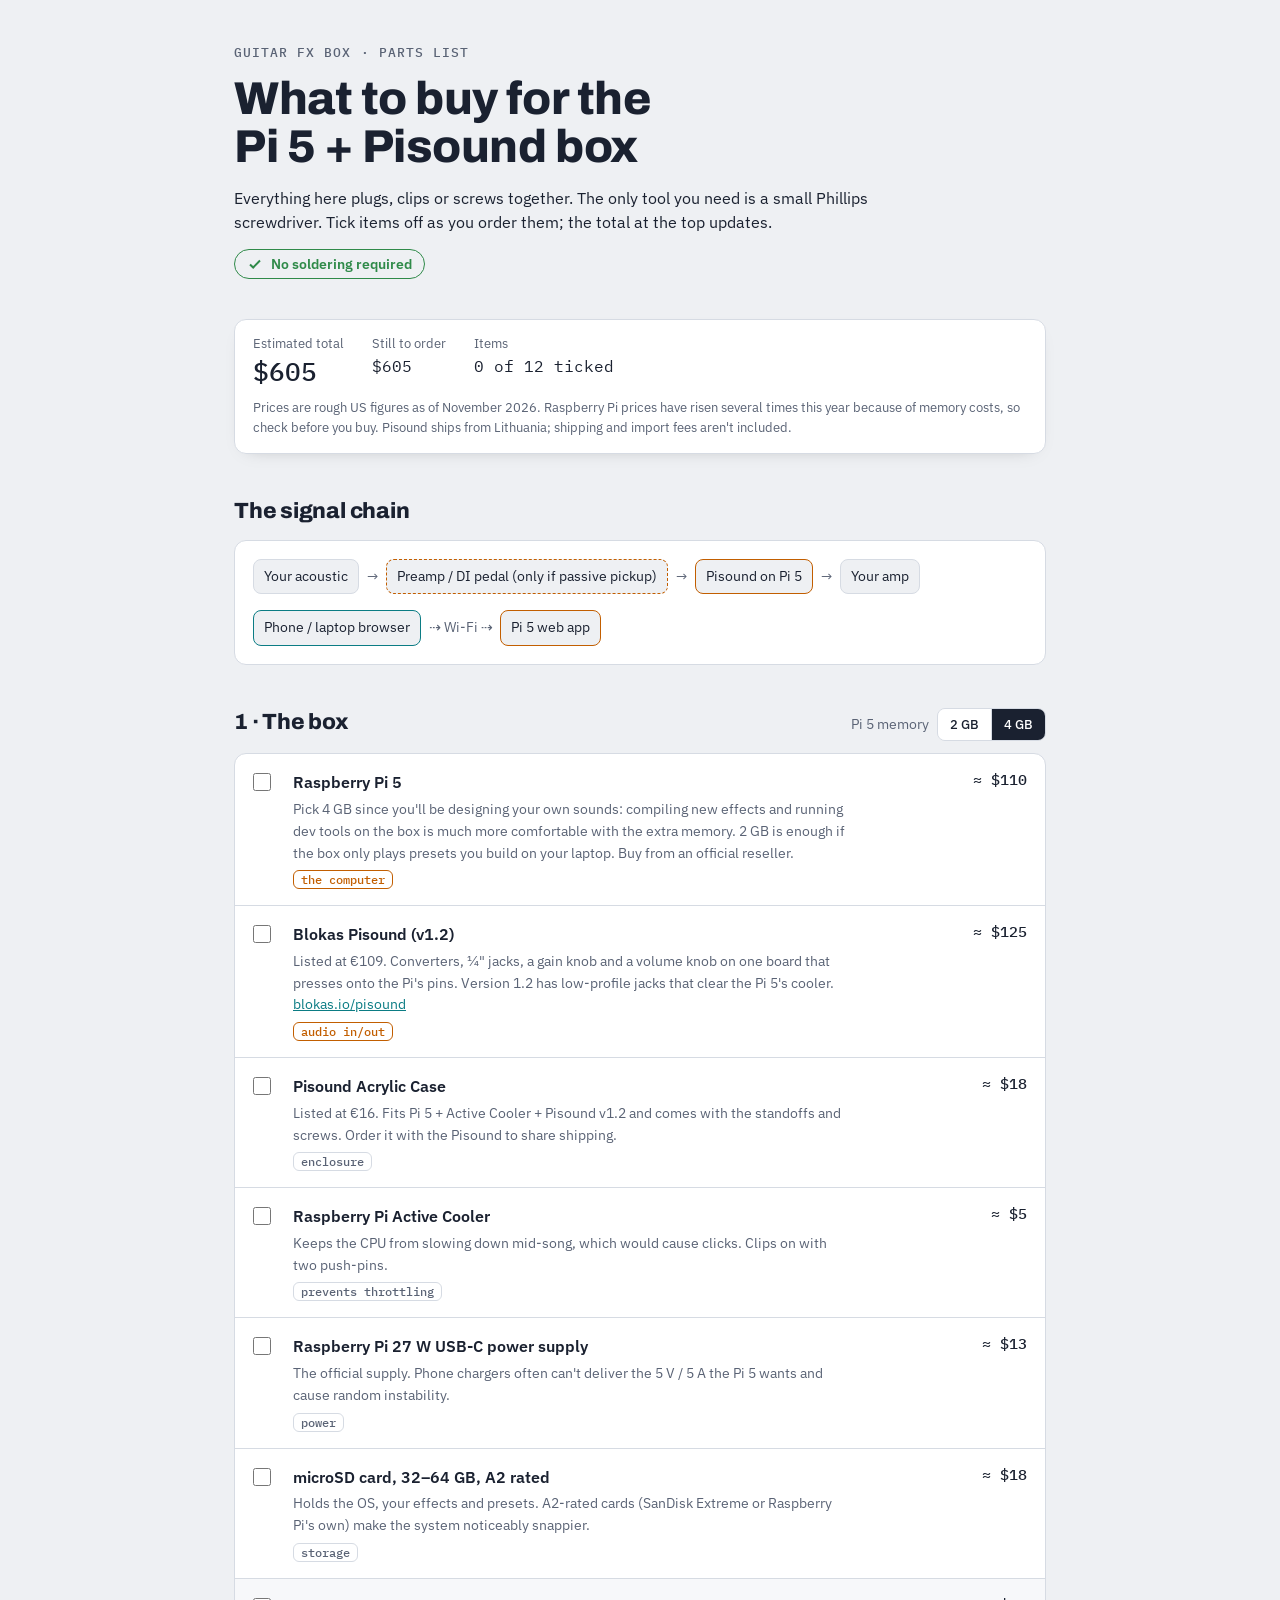
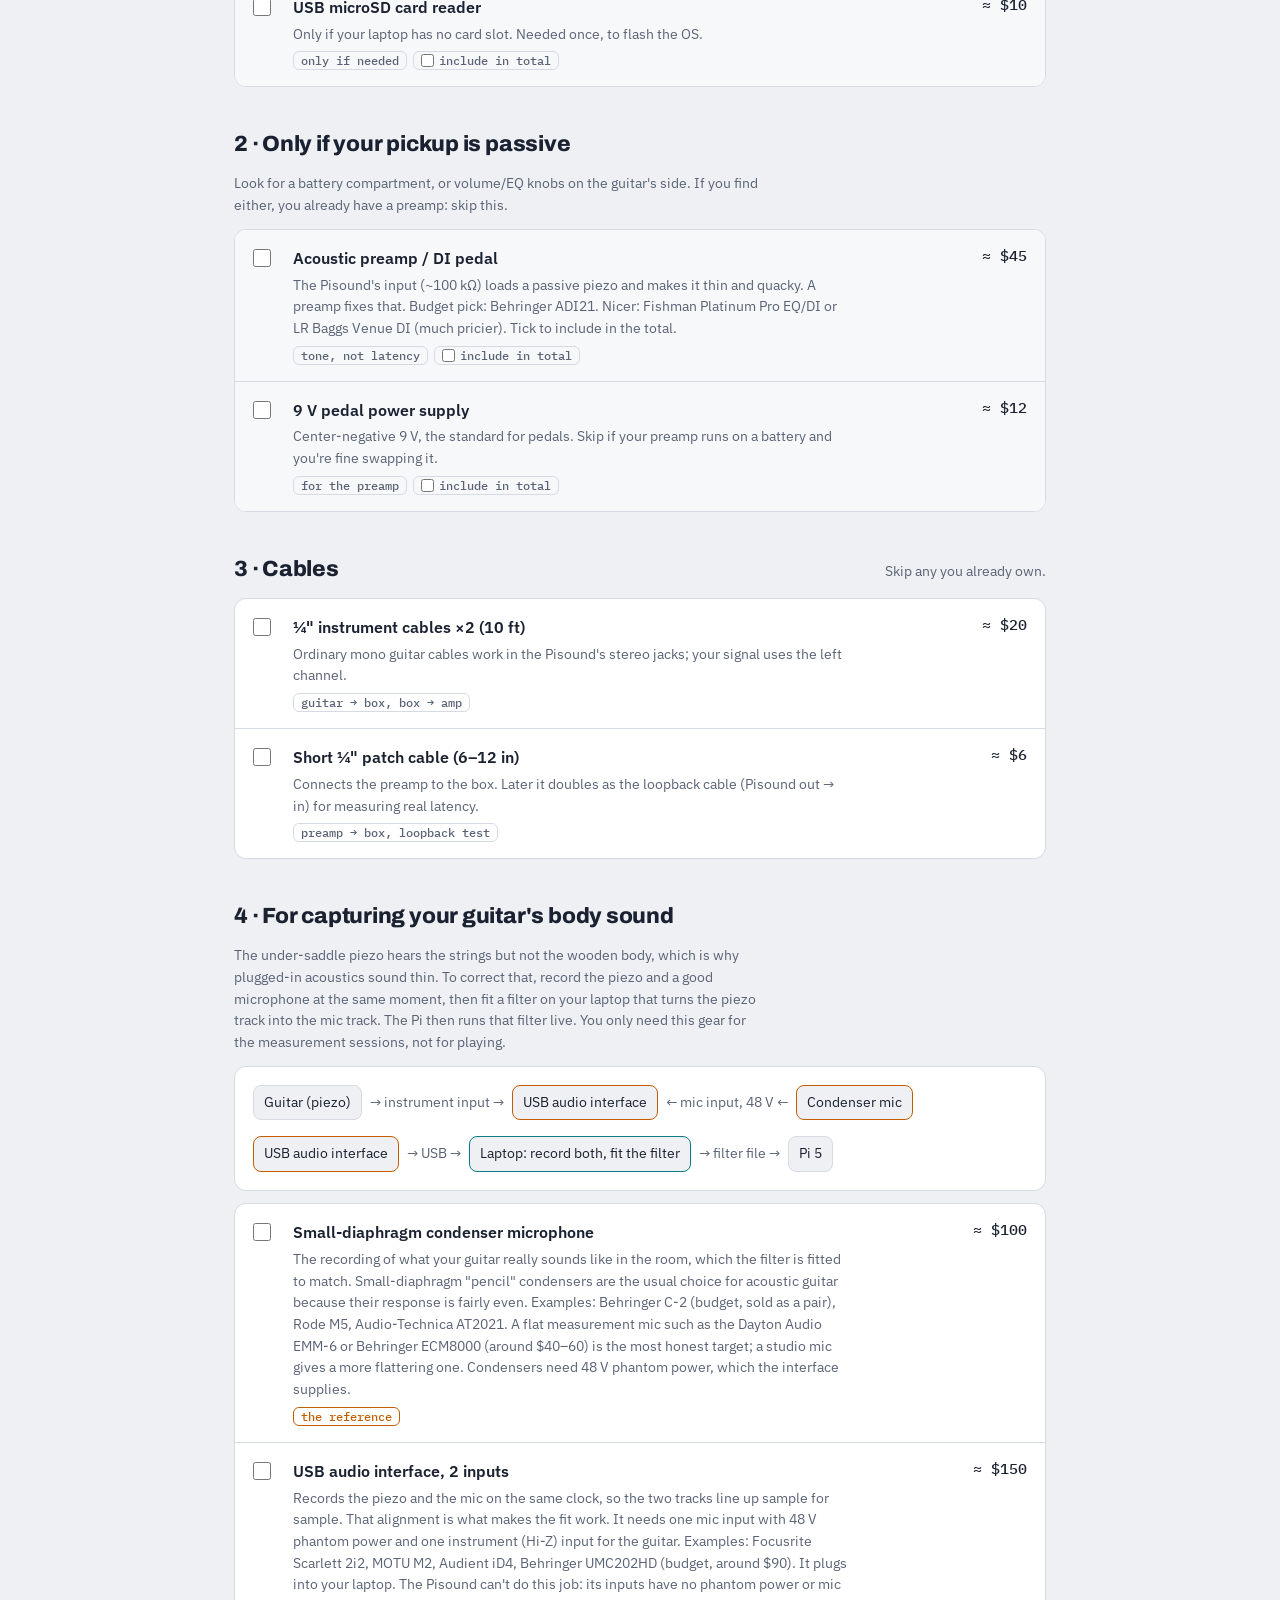
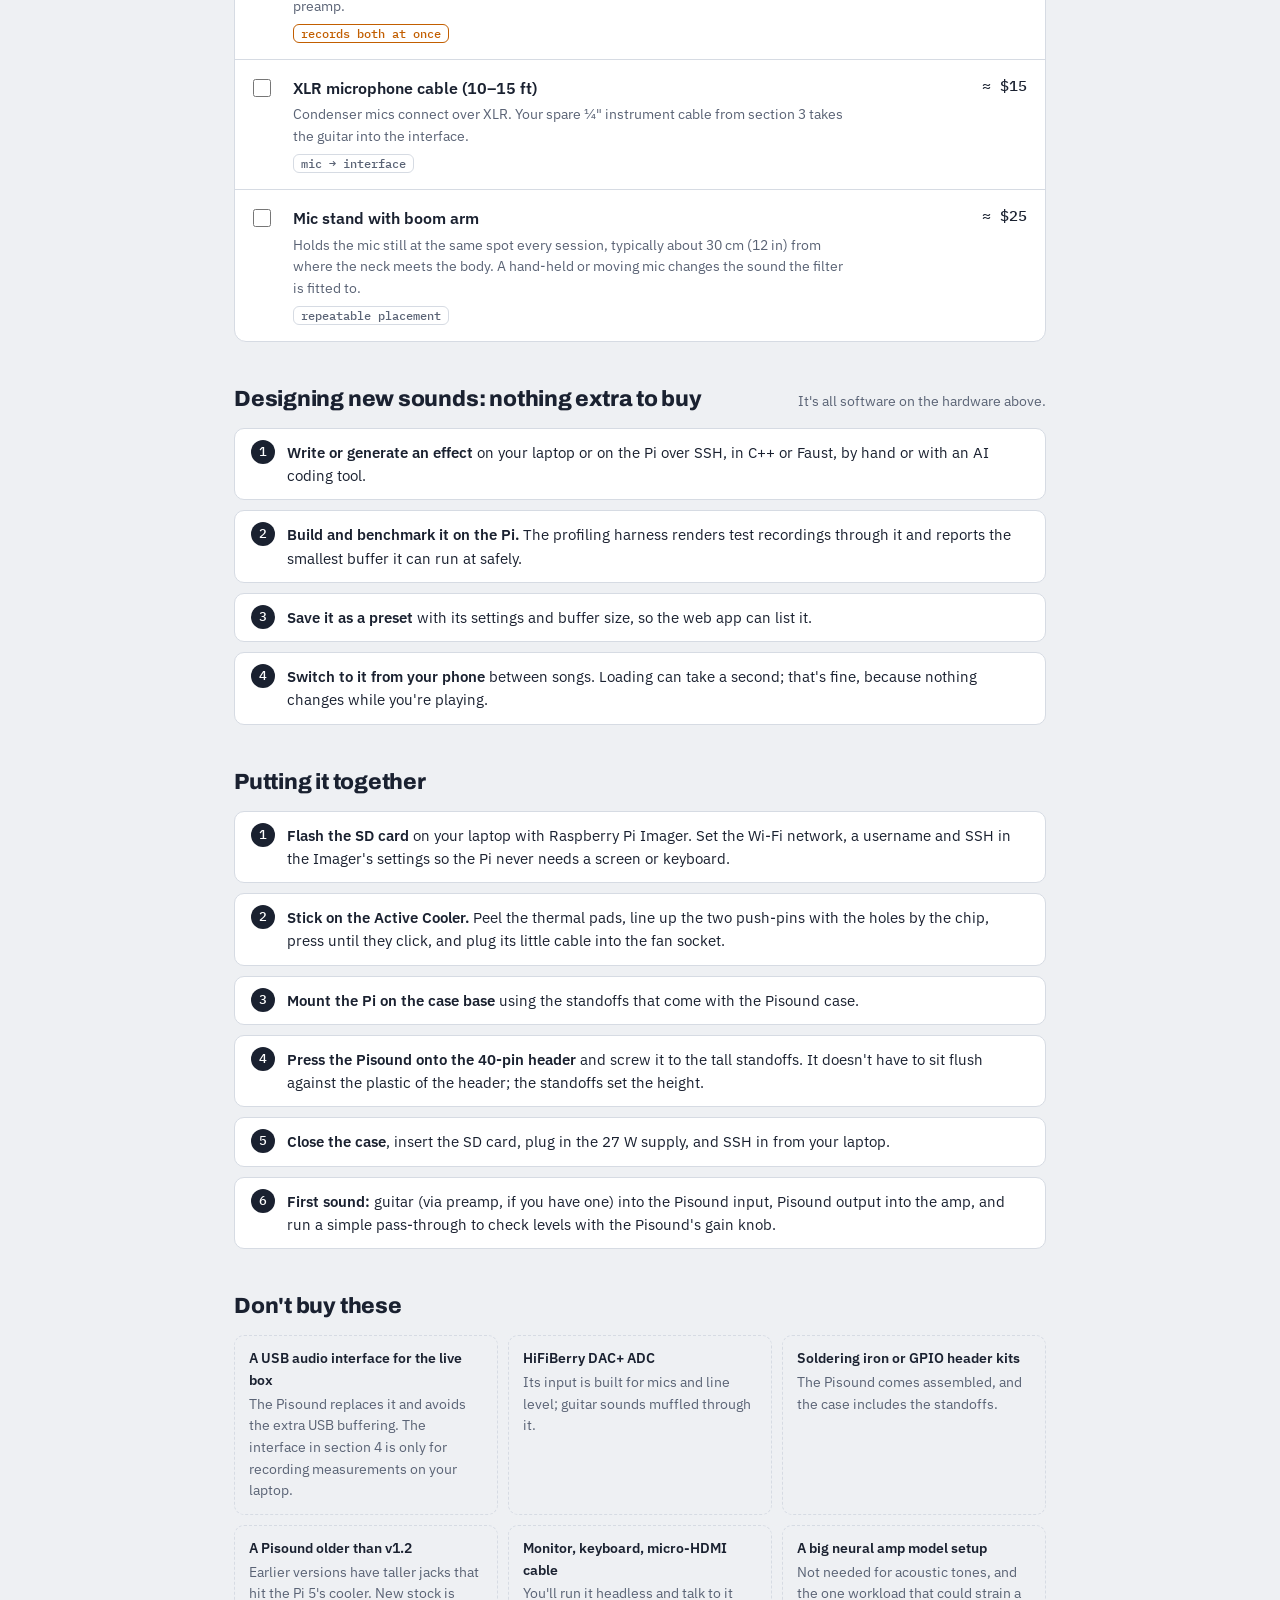
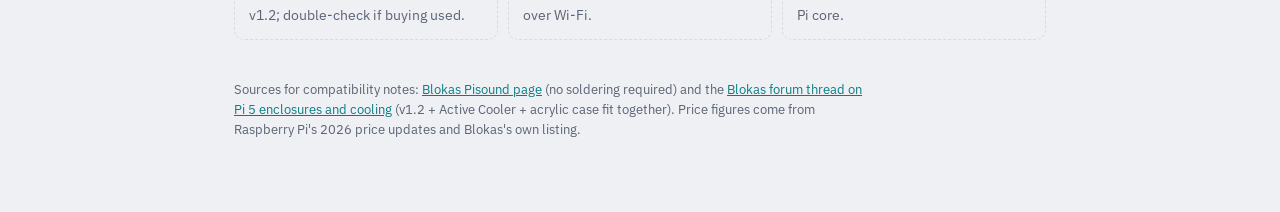
<file: explainers/shopping-list.html>
<!DOCTYPE html>
<html lang="en">
<head>
<meta charset="utf-8">
<meta name="viewport" content="width=device-width, initial-scale=1">
<title>Guitar FX Box Shopping List</title>
<link rel="preconnect" href="https://fonts.googleapis.com">
<link rel="preconnect" href="https://fonts.gstatic.com" crossorigin>
<link href="https://fonts.googleapis.com/css2?family=Archivo:wght@600;800&family=IBM+Plex+Mono:wght@400;500&family=IBM+Plex+Sans:wght@400;500;600&display=swap" rel="stylesheet">
<style>
/* Layout idea: a parts list / bill of materials. One column, grouped rows with a check-off box,
   a running total pinned at the top. Same palette as the latency notes: amber = signal path. */
:root {
  --bg: #eef0f3;
  --panel: #ffffff;
  --ink: #1a2130;
  --mute: #5a6375;
  --rule: #d6dbe3;
  --signal: #c25e00;
  --control: #0b7c84;
  --good: #2f8a49;
  --bad: #c62f2f;
  --display: "Archivo", "Helvetica Neue", Arial, sans-serif;
  --body: "IBM Plex Sans", "Segoe UI", system-ui, sans-serif;
  --mono: "IBM Plex Mono", ui-monospace, Menlo, monospace;
  color-scheme: light;
}
@media (prefers-color-scheme: dark) {
  :root:not([data-theme="light"]) {
    --bg: #10141b; --panel: #171d27; --ink: #e6e9ef; --mute: #98a1b3; --rule: #2a3242;
    --signal: #f29b38; --control: #42c3cb; --good: #6cc784; --bad: #ff6b6b; color-scheme: dark;
  }
}
:root[data-theme="dark"] {
  --bg: #10141b; --panel: #171d27; --ink: #e6e9ef; --mute: #98a1b3; --rule: #2a3242;
  --signal: #f29b38; --control: #42c3cb; --good: #6cc784; --bad: #ff6b6b; color-scheme: dark;
}
* { box-sizing: border-box; }
html, body { margin: 0; }
body { background: var(--bg); color: var(--ink); font: 16px/1.55 var(--body); -webkit-font-smoothing: antialiased; }
main { max-width: 860px; margin: 0 auto; padding: 44px 24px 72px; display: grid; gap: 40px; }
@media (max-width: 520px) { main { padding: 26px 16px 56px; gap: 32px; } }
h1, h2 { font-family: var(--display); margin: 0; text-wrap: balance; letter-spacing: -0.01em; }
h1 { font-size: clamp(32px, 5.5vw, 46px); font-weight: 800; line-height: 1.05; }
h2 { font-size: 22px; font-weight: 800; }
p { margin: 0; max-width: 66ch; }
.kicker { font: 500 13px var(--mono); color: var(--mute); text-transform: uppercase; letter-spacing: .08em; }
.mono { font-family: var(--mono); font-variant-numeric: tabular-nums; }
header { display: grid; gap: 14px; }
.badge {
  display: inline-flex; align-items: center; gap: 8px; width: fit-content;
  font: 600 14px var(--body); color: var(--good);
  border: 1.5px solid var(--good); border-radius: 999px; padding: 5px 12px;
}
.badge svg { width: 16px; height: 16px; }

.summary {
  position: sticky; top: 0; z-index: 2;
  background: var(--panel); border: 1px solid var(--rule); border-radius: 12px;
  padding: 14px 18px; display: flex; flex-wrap: wrap; gap: 10px 28px; align-items: baseline;
  box-shadow: 0 6px 18px -14px rgba(0,0,0,.35);
}
.summary .total { font: 500 26px var(--mono); }
.summary .lbl { font-size: 13px; color: var(--mute); }
.summary .stat { display: grid; }
.summary .note { font-size: 13px; color: var(--mute); flex-basis: 100%; }

section { display: grid; gap: 12px; }
.sec-head { display: flex; justify-content: space-between; align-items: baseline; gap: 12px; flex-wrap: wrap; }
.sec-head p { font-size: 14px; color: var(--mute); }
.list { background: var(--panel); border: 1px solid var(--rule); border-radius: 12px; overflow: hidden; }
.item {
  display: grid; grid-template-columns: 26px 1fr auto; gap: 4px 14px; padding: 16px 18px;
  border-top: 1px solid var(--rule); align-items: start;
}
.item:first-child { border-top: 0; }
.item input { width: 18px; height: 18px; margin: 3px 0 0; accent-color: var(--signal); cursor: pointer; }
.item .name { font-weight: 600; }
.item .name label { cursor: pointer; }
.item .price { font: 500 15px var(--mono); text-align: right; white-space: nowrap; font-variant-numeric: tabular-nums; }
.item .why { grid-column: 2 / 4; font-size: 14px; color: var(--mute); max-width: 70ch; }
.item .why a { color: var(--control); }
.item .tags { grid-column: 2 / 4; display: flex; flex-wrap: wrap; gap: 6px; margin-top: 2px; }
.tag { font: 500 12px var(--mono); border: 1px solid var(--rule); border-radius: 6px; padding: 1px 7px; color: var(--mute); }
.tag.key { color: var(--signal); border-color: var(--signal); }
.item.bought .name, .item.bought .price { text-decoration: line-through; color: var(--mute); }
.item.optional { background: color-mix(in srgb, var(--bg) 45%, var(--panel)); }

.choice { display: flex; gap: 8px; flex-wrap: wrap; align-items: center; font-size: 14px; color: var(--mute); }
.seg { display: inline-flex; border: 1px solid var(--rule); border-radius: 8px; overflow: hidden; }
.seg button { font: 500 13px var(--body); color: var(--ink); background: var(--panel); border: 0; border-right: 1px solid var(--rule); padding: 7px 12px; cursor: pointer; }
.seg button:last-child { border-right: 0; }
.seg button[aria-pressed="true"] { background: var(--ink); color: var(--panel); }
button:focus-visible, input:focus-visible, a:focus-visible { outline: 2px solid var(--control); outline-offset: 2px; }

.chain {
  background: var(--panel); border: 1px solid var(--rule); border-radius: 12px; padding: 18px;
  display: flex; flex-wrap: wrap; align-items: center; gap: 8px; font-size: 14px;
}
.node { border: 1.5px solid var(--rule); border-radius: 8px; padding: 6px 10px; background: var(--bg); white-space: nowrap; }
.node.buy { border-color: var(--signal); }
.node.opt { border-style: dashed; border-color: var(--signal); }
.arrow { color: var(--mute); }

ol.steps { margin: 0; padding: 0; list-style: none; counter-reset: s; display: grid; gap: 10px; }
ol.steps li {
  counter-increment: s; background: var(--panel); border: 1px solid var(--rule); border-radius: 10px;
  padding: 12px 16px 12px 52px; position: relative; font-size: 15px;
}
ol.steps li::before {
  content: counter(s); position: absolute; left: 16px; top: 11px; width: 24px; height: 24px; border-radius: 50%;
  background: var(--ink); color: var(--panel); font: 500 13px/24px var(--mono); text-align: center;
}
ol.steps b { font-weight: 600; }
.skip { display: grid; grid-template-columns: repeat(auto-fit, minmax(240px, 1fr)); gap: 10px; }
.skip div { border: 1px dashed var(--rule); border-radius: 10px; padding: 12px 14px; font-size: 14px; color: var(--mute); }
.skip b { color: var(--ink); display: block; font-weight: 600; margin-bottom: 2px; }
footer { font-size: 13px; color: var(--mute); max-width: 80ch; }
footer a { color: var(--control); }
@media (prefers-reduced-motion: no-preference) { .item { transition: background .2s; } }
</style>
</head>
<body>
<main>

<header>
  <div class="kicker">Guitar FX box · parts list</div>
  <h1>What to buy for the Pi 5 + Pisound box</h1>
  <p>Everything here plugs, clips or screws together. The only tool you need is a small Phillips screwdriver. Tick items off as you order them; the total at the top updates.</p>
  <span class="badge"><svg viewBox="0 0 16 16" fill="none" stroke="currentColor" stroke-width="2"><path d="M3 8.5l3.2 3L13 4.5"/></svg>No soldering required</span>
</header>

<div class="summary" aria-live="polite">
  <div class="stat"><span class="lbl">Estimated total</span><span class="total" id="total">$0</span></div>
  <div class="stat"><span class="lbl">Still to order</span><span class="mono" id="left">$0</span></div>
  <div class="stat"><span class="lbl">Items</span><span class="mono" id="count">0 of 0 ticked</span></div>
  <span class="note">Prices are rough US figures as of November 2026. Raspberry Pi prices have risen several times this year because of memory costs, so check before you buy. Pisound ships from Lithuania; shipping and import fees aren't included.</span>
</div>

<section>
  <div class="sec-head"><h2>The signal chain</h2></div>
  <div class="chain" aria-label="Signal chain">
    <span class="node">Your acoustic</span><span class="arrow">→</span>
    <span class="node opt">Preamp / DI pedal (only if passive pickup)</span><span class="arrow">→</span>
    <span class="node buy">Pisound on Pi 5</span><span class="arrow">→</span>
    <span class="node">Your amp</span>
    <span class="arrow" style="flex-basis:100%"></span>
    <span class="node" style="border-color:var(--control)">Phone / laptop browser</span><span class="arrow">⇢ Wi-Fi ⇢</span><span class="node buy">Pi 5 web app</span>
  </div>
</section>

<section>
  <div class="sec-head">
    <h2>1 · The box</h2>
    <div class="choice"><span>Pi 5 memory</span>
      <div class="seg" id="ram" role="group" aria-label="Raspberry Pi 5 memory size">
        <button type="button" data-ram="2" aria-pressed="false">2 GB</button>
        <button type="button" data-ram="4" aria-pressed="true">4 GB</button>
      </div>
    </div>
  </div>
  <div class="list" id="core"></div>
</section>

<section>
  <div class="sec-head">
    <h2>2 · Only if your pickup is passive</h2>
    <p>Look for a battery compartment, or volume/EQ knobs on the guitar's side. If you find either, you already have a preamp: skip this.</p>
  </div>
  <div class="list" id="pre"></div>
</section>

<section>
  <div class="sec-head"><h2>3 · Cables</h2><p>Skip any you already own.</p></div>
  <div class="list" id="cables"></div>
</section>

<section>
  <div class="sec-head">
    <h2>4 · For capturing your guitar's body sound</h2>
    <p>The under-saddle piezo hears the strings but not the wooden body, which is why plugged-in acoustics sound thin. To correct that, record the piezo and a good microphone at the same moment, then fit a filter on your laptop that turns the piezo track into the mic track. The Pi then runs that filter live. You only need this gear for the measurement sessions, not for playing.</p>
  </div>
  <div class="chain" aria-label="Measurement setup">
    <span class="node">Guitar (piezo)</span><span class="arrow">→ instrument input →</span>
    <span class="node buy">USB audio interface</span><span class="arrow">←  mic input, 48 V ←</span>
    <span class="node buy">Condenser mic</span>
    <span class="arrow" style="flex-basis:100%"></span>
    <span class="node buy">USB audio interface</span><span class="arrow">→ USB →</span>
    <span class="node" style="border-color:var(--control)">Laptop: record both, fit the filter</span><span class="arrow">→ filter file →</span>
    <span class="node">Pi 5</span>
  </div>
  <div class="list" id="measure"></div>
</section>

<section>
  <div class="sec-head"><h2>Designing new sounds: nothing extra to buy</h2><p>It's all software on the hardware above.</p></div>
  <ol class="steps">
    <li><b>Write or generate an effect</b> on your laptop or on the Pi over SSH, in C++ or Faust, by hand or with an AI coding tool.</li>
    <li><b>Build and benchmark it on the Pi.</b> The profiling harness renders test recordings through it and reports the smallest buffer it can run at safely.</li>
    <li><b>Save it as a preset</b> with its settings and buffer size, so the web app can list it.</li>
    <li><b>Switch to it from your phone</b> between songs. Loading can take a second; that's fine, because nothing changes while you're playing.</li>
  </ol>
</section>

<section>
  <div class="sec-head"><h2>Putting it together</h2></div>
  <ol class="steps">
    <li><b>Flash the SD card</b> on your laptop with Raspberry Pi Imager. Set the Wi-Fi network, a username and SSH in the Imager's settings so the Pi never needs a screen or keyboard.</li>
    <li><b>Stick on the Active Cooler.</b> Peel the thermal pads, line up the two push-pins with the holes by the chip, press until they click, and plug its little cable into the fan socket.</li>
    <li><b>Mount the Pi on the case base</b> using the standoffs that come with the Pisound case.</li>
    <li><b>Press the Pisound onto the 40-pin header</b> and screw it to the tall standoffs. It doesn't have to sit flush against the plastic of the header; the standoffs set the height.</li>
    <li><b>Close the case</b>, insert the SD card, plug in the 27 W supply, and SSH in from your laptop.</li>
    <li><b>First sound:</b> guitar (via preamp, if you have one) into the Pisound input, Pisound output into the amp, and run a simple pass-through to check levels with the Pisound's gain knob.</li>
  </ol>
</section>

<section>
  <div class="sec-head"><h2>Don't buy these</h2></div>
  <div class="skip">
    <div><b>A USB audio interface for the live box</b>The Pisound replaces it and avoids the extra USB buffering. The interface in section 4 is only for recording measurements on your laptop.</div>
    <div><b>HiFiBerry DAC+ ADC</b>Its input is built for mics and line level; guitar sounds muffled through it.</div>
    <div><b>Soldering iron or GPIO header kits</b>The Pisound comes assembled, and the case includes the standoffs.</div>
    <div><b>A Pisound older than v1.2</b>Earlier versions have taller jacks that hit the Pi 5's cooler. New stock is v1.2; double-check if buying used.</div>
    <div><b>Monitor, keyboard, micro-HDMI cable</b>You'll run it headless and talk to it over Wi-Fi.</div>
    <div><b>A big neural amp model setup</b>Not needed for acoustic tones, and the one workload that could strain a Pi core.</div>
  </div>
</section>

<footer>Sources for compatibility notes: <a href="https://blokas.io/pisound/">Blokas Pisound page</a> (no soldering required) and the <a href="https://community.blokas.io/t/pisound-pi-5-whats-the-latest-on-enclosures-and-cooling/5827">Blokas forum thread on Pi 5 enclosures and cooling</a> (v1.2 + Active Cooler + acrylic case fit together). Price figures come from Raspberry Pi's 2026 price updates and Blokas's own listing.</footer>
</main>

<script>
(() => {
  const ITEMS = {
    core: [
      { id: 'pi', name: 'Raspberry Pi 5', price: { 2: 77.5, 4: 110 }, tags: ['the computer', 'key'],
        why: 'Pick 4 GB since you\'ll be designing your own sounds: compiling new effects and running dev tools on the box is much more comfortable with the extra memory. 2 GB is enough if the box only plays presets you build on your laptop. Buy from an official reseller.' },
      { id: 'pisound', name: 'Blokas Pisound (v1.2)', price: 125, tags: ['audio in/out', 'key'],
        why: 'Listed at €109. Converters, ¼" jacks, a gain knob and a volume knob on one board that presses onto the Pi\'s pins. Version 1.2 has low-profile jacks that clear the Pi 5\'s cooler. <a href="https://blokas.io/pisound/">blokas.io/pisound</a>' },
      { id: 'case', name: 'Pisound Acrylic Case', price: 18, tags: ['enclosure'],
        why: 'Listed at €16. Fits Pi 5 + Active Cooler + Pisound v1.2 and comes with the standoffs and screws. Order it with the Pisound to share shipping.' },
      { id: 'cooler', name: 'Raspberry Pi Active Cooler', price: 5, tags: ['prevents throttling'],
        why: 'Keeps the CPU from slowing down mid-song, which would cause clicks. Clips on with two push-pins.' },
      { id: 'psu', name: 'Raspberry Pi 27 W USB-C power supply', price: 13, tags: ['power'],
        why: 'The official supply. Phone chargers often can\'t deliver the 5 V / 5 A the Pi 5 wants and cause random instability.' },
      { id: 'sd', name: 'microSD card, 32–64 GB, A2 rated', price: 18, tags: ['storage'],
        why: 'Holds the OS, your effects and presets. A2-rated cards (SanDisk Extreme or Raspberry Pi\'s own) make the system noticeably snappier.' },
      { id: 'reader', name: 'USB microSD card reader', price: 10, tags: ['only if needed'], optional: true,
        why: 'Only if your laptop has no card slot. Needed once, to flash the OS.' }
    ],
    pre: [
      { id: 'preamp', name: 'Acoustic preamp / DI pedal', price: 45, tags: ['tone, not latency'], optional: true, off: true,
        why: 'The Pisound\'s input (~100 kΩ) loads a passive piezo and makes it thin and quacky. A preamp fixes that. Budget pick: Behringer ADI21. Nicer: Fishman Platinum Pro EQ/DI or LR Baggs Venue DI (much pricier). Tick to include in the total.' },
      { id: 'pedalpsu', name: '9 V pedal power supply', price: 12, tags: ['for the preamp'], optional: true, off: true,
        why: 'Center-negative 9 V, the standard for pedals. Skip if your preamp runs on a battery and you\'re fine swapping it.' }
    ],
    cables: [
      { id: 'inst', name: '¼" instrument cables ×2 (10 ft)', price: 20, tags: ['guitar → box, box → amp'],
        why: 'Ordinary mono guitar cables work in the Pisound\'s stereo jacks; your signal uses the left channel.' },
      { id: 'patch', name: 'Short ¼" patch cable (6–12 in)', price: 6, tags: ['preamp → box, loopback test'],
        why: 'Connects the preamp to the box. Later it doubles as the loopback cable (Pisound out → in) for measuring real latency.' }
    ],
    measure: [
      { id: 'mic', name: 'Small-diaphragm condenser microphone', price: 100, tags: ['the reference', 'key'],
        why: 'The recording of what your guitar really sounds like in the room, which the filter is fitted to match. Small-diaphragm "pencil" condensers are the usual choice for acoustic guitar because their response is fairly even. Examples: Behringer C-2 (budget, sold as a pair), Rode M5, Audio-Technica AT2021. A flat measurement mic such as the Dayton Audio EMM-6 or Behringer ECM8000 (around $40–60) is the most honest target; a studio mic gives a more flattering one. Condensers need 48 V phantom power, which the interface supplies.' },
      { id: 'iface', name: 'USB audio interface, 2 inputs', price: 150, tags: ['records both at once', 'key'],
        why: 'Records the piezo and the mic on the same clock, so the two tracks line up sample for sample. That alignment is what makes the fit work. It needs one mic input with 48 V phantom power and one instrument (Hi-Z) input for the guitar. Examples: Focusrite Scarlett 2i2, MOTU M2, Audient iD4, Behringer UMC202HD (budget, around $90). It plugs into your laptop. The Pisound can\'t do this job: its inputs have no phantom power or mic preamp.' },
      { id: 'xlr', name: 'XLR microphone cable (10–15 ft)', price: 15, tags: ['mic → interface'],
        why: 'Condenser mics connect over XLR. Your spare ¼" instrument cable from section 3 takes the guitar into the interface.' },
      { id: 'stand', name: 'Mic stand with boom arm', price: 25, tags: ['repeatable placement'],
        why: 'Holds the mic still at the same spot every session, typically about 30 cm (12 in) from where the neck meets the body. A hand-held or moving mic changes the sound the filter is fitted to.' }
    ]
  };

  let ram = 4;
  let state = {};
  try { state = JSON.parse(localStorage.getItem('fxbox-shop') || '{}'); } catch (e) { state = {}; }
  try { const r = localStorage.getItem('fxbox-ram'); if (r) ram = +r; } catch (e) {}
  const save = () => { try { localStorage.setItem('fxbox-shop', JSON.stringify(state)); localStorage.setItem('fxbox-ram', String(ram)); } catch (e) {} };

  const priceOf = it => typeof it.price === 'object' ? it.price[ram] : it.price;
  const money = v => '$' + (Math.round(v * 100) / 100).toFixed(v % 1 ? 2 : 0);

  // included: optional items with off:true are excluded from the total unless ticked as "include"
  function included(it) {
    if (it.off) return !!(state[it.id] && state[it.id].inc);
    if (it.id === 'reader') return !!(state[it.id] && state[it.id].inc);
    return true;
  }

  function render() {
    for (const [sec, items] of Object.entries(ITEMS)) {
      const el = document.getElementById(sec); el.innerHTML = '';
      for (const it of items) {
        const st = state[it.id] || {};
        const row = document.createElement('div');
        row.className = 'item' + (st.bought ? ' bought' : '') + (it.optional ? ' optional' : '');
        const tags = it.tags.filter(t => t !== 'key').map(t => `<span class="tag${it.tags.includes('key') ? ' key' : ''}">${t}</span>`).join('');
        const incCtl = it.optional
          ? `<span class="tag" style="cursor:pointer"><label><input type="checkbox" data-inc="${it.id}" ${st.inc ? 'checked' : ''} style="width:13px;height:13px;margin:0 5px 0 0;vertical-align:-2px">include in total</label></span>`
          : '';
        row.innerHTML = `
          <input type="checkbox" id="b-${it.id}" data-bought="${it.id}" ${st.bought ? 'checked' : ''} aria-label="Bought: ${it.name}">
          <div class="name"><label for="b-${it.id}">${it.name}</label></div>
          <div class="price">≈ ${money(priceOf(it))}</div>
          <div class="why">${it.why}</div>
          <div class="tags">${tags}${incCtl}</div>`;
        el.appendChild(row);
      }
    }
    document.querySelectorAll('[data-bought]').forEach(cb => cb.addEventListener('change', e => {
      const id = e.target.dataset.bought; state[id] = Object.assign({}, state[id], { bought: e.target.checked });
      // ticking an optional item as bought also includes it
      if (e.target.checked) state[id].inc = true;
      save(); render();
    }));
    document.querySelectorAll('[data-inc]').forEach(cb => cb.addEventListener('change', e => {
      const id = e.target.dataset.inc; state[id] = Object.assign({}, state[id], { inc: e.target.checked }); save(); totals();
    }));
    totals();
  }

  function totals() {
    let tot = 0, left = 0, n = 0, done = 0;
    for (const items of Object.values(ITEMS)) for (const it of items) {
      if (!included(it)) continue;
      const p = priceOf(it); tot += p; n++;
      if (state[it.id] && state[it.id].bought) done++; else left += p;
    }
    document.getElementById('total').textContent = money(tot);
    document.getElementById('left').textContent = money(left);
    document.getElementById('count').textContent = `${done} of ${n} ticked`;
  }

  const seg = document.getElementById('ram');
  const syncSeg = () => seg.querySelectorAll('button').forEach(b => b.setAttribute('aria-pressed', String(+b.dataset.ram === ram)));
  seg.querySelectorAll('button').forEach(b => b.addEventListener('click', () => { ram = +b.dataset.ram; syncSeg(); save(); render(); }));
  syncSeg(); render();
})();
</script>
</body>
</html>
</file>
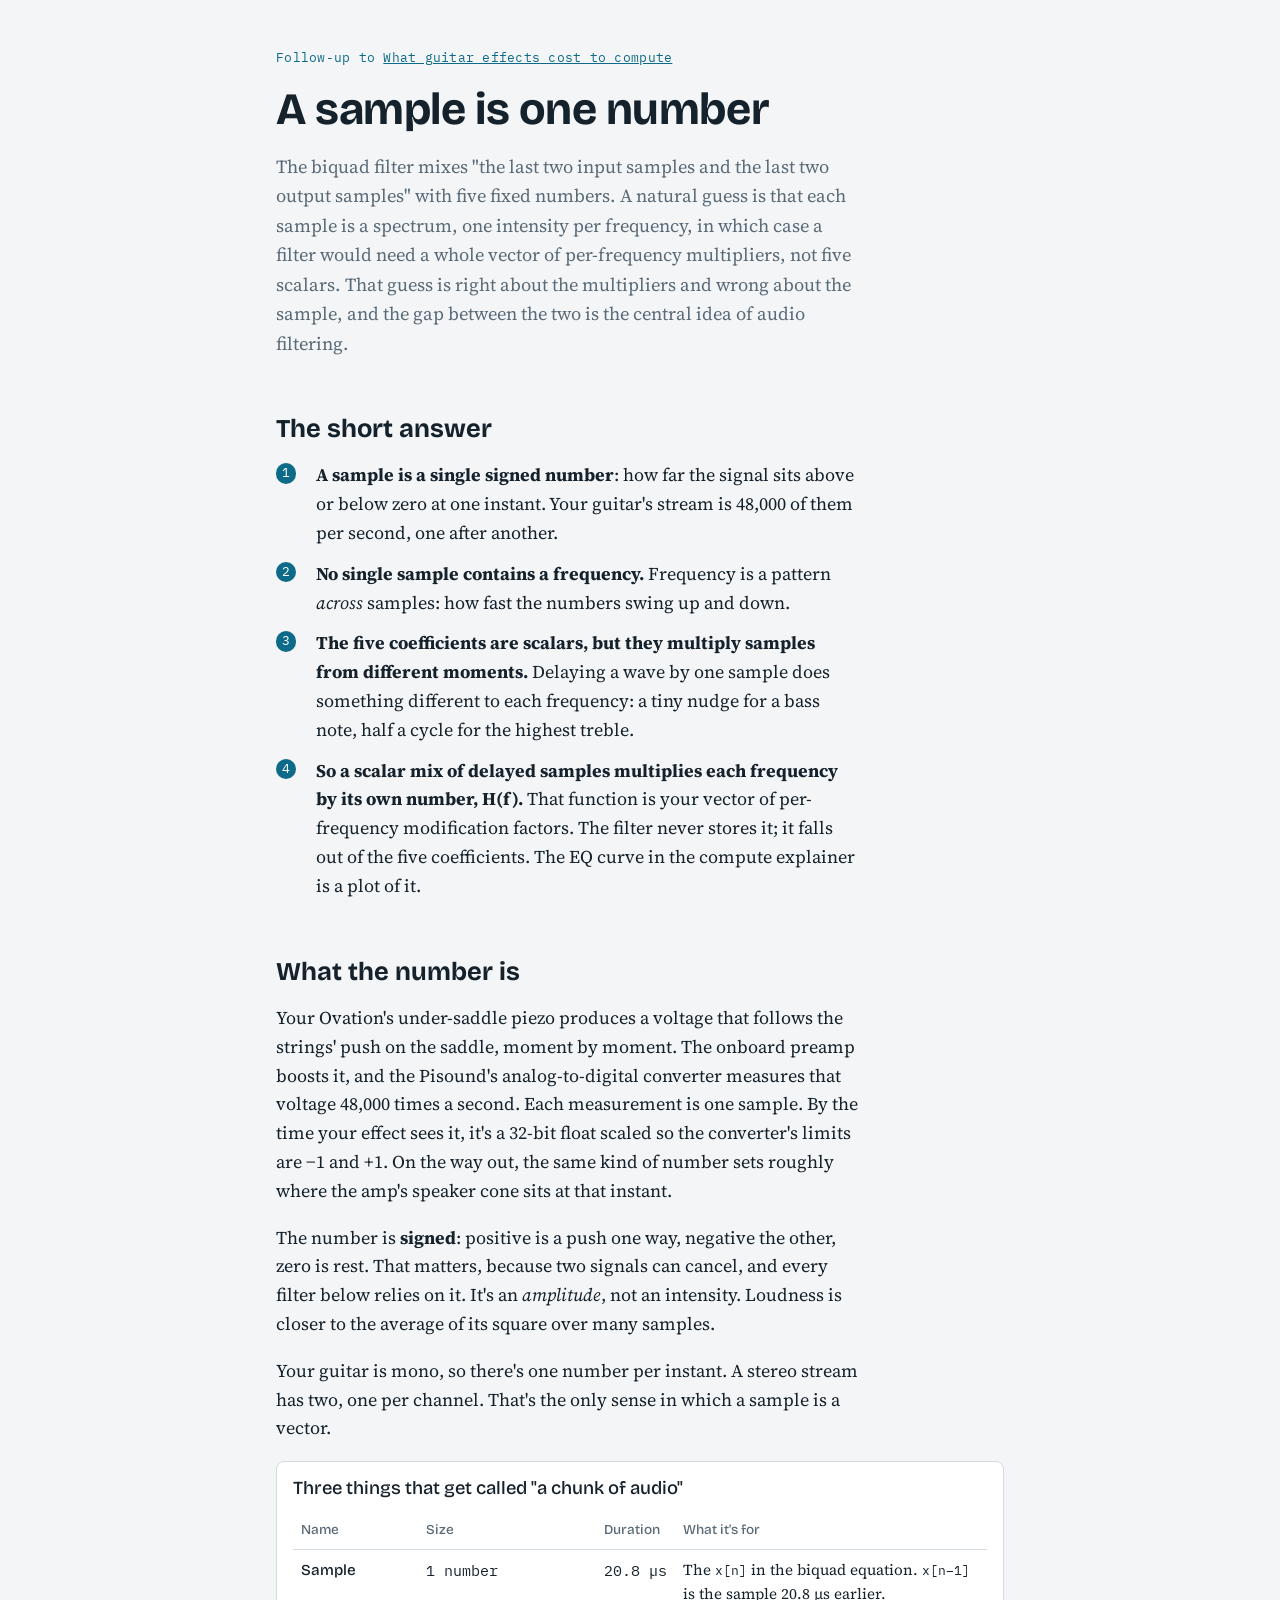
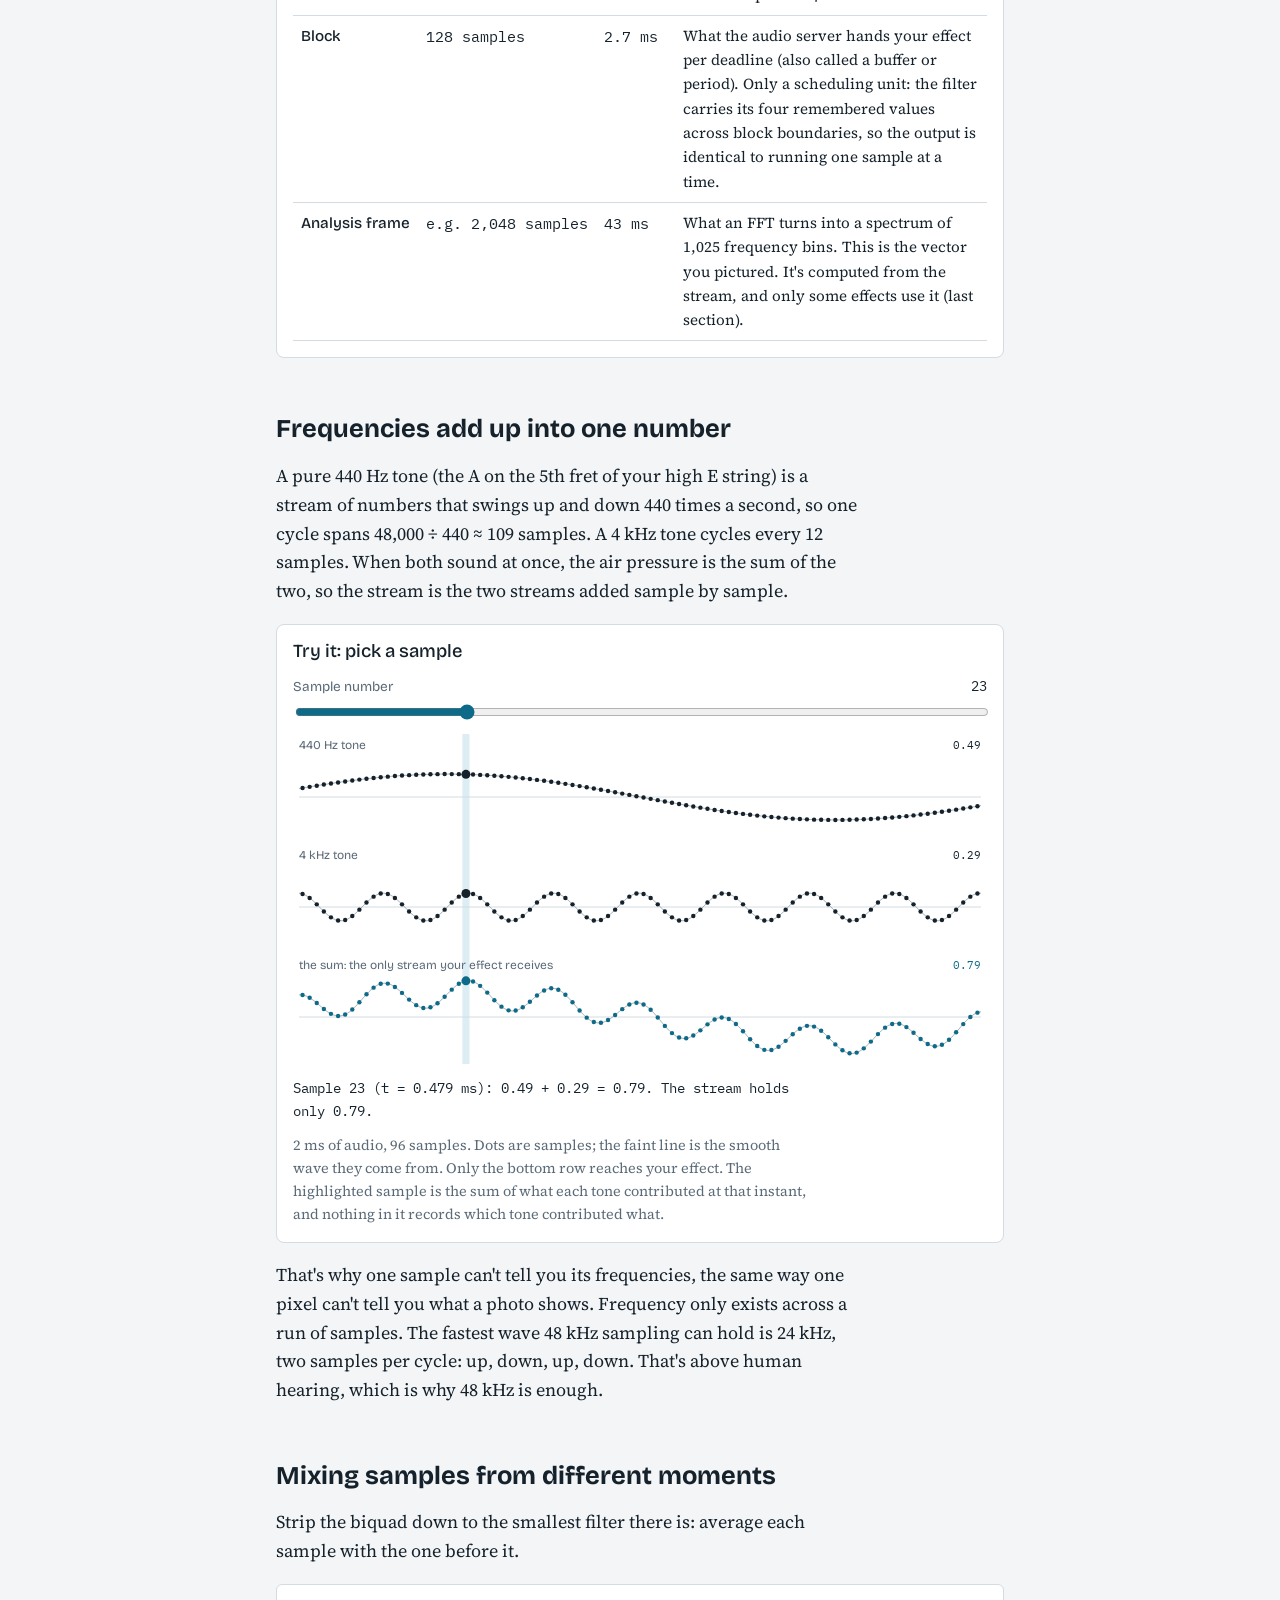
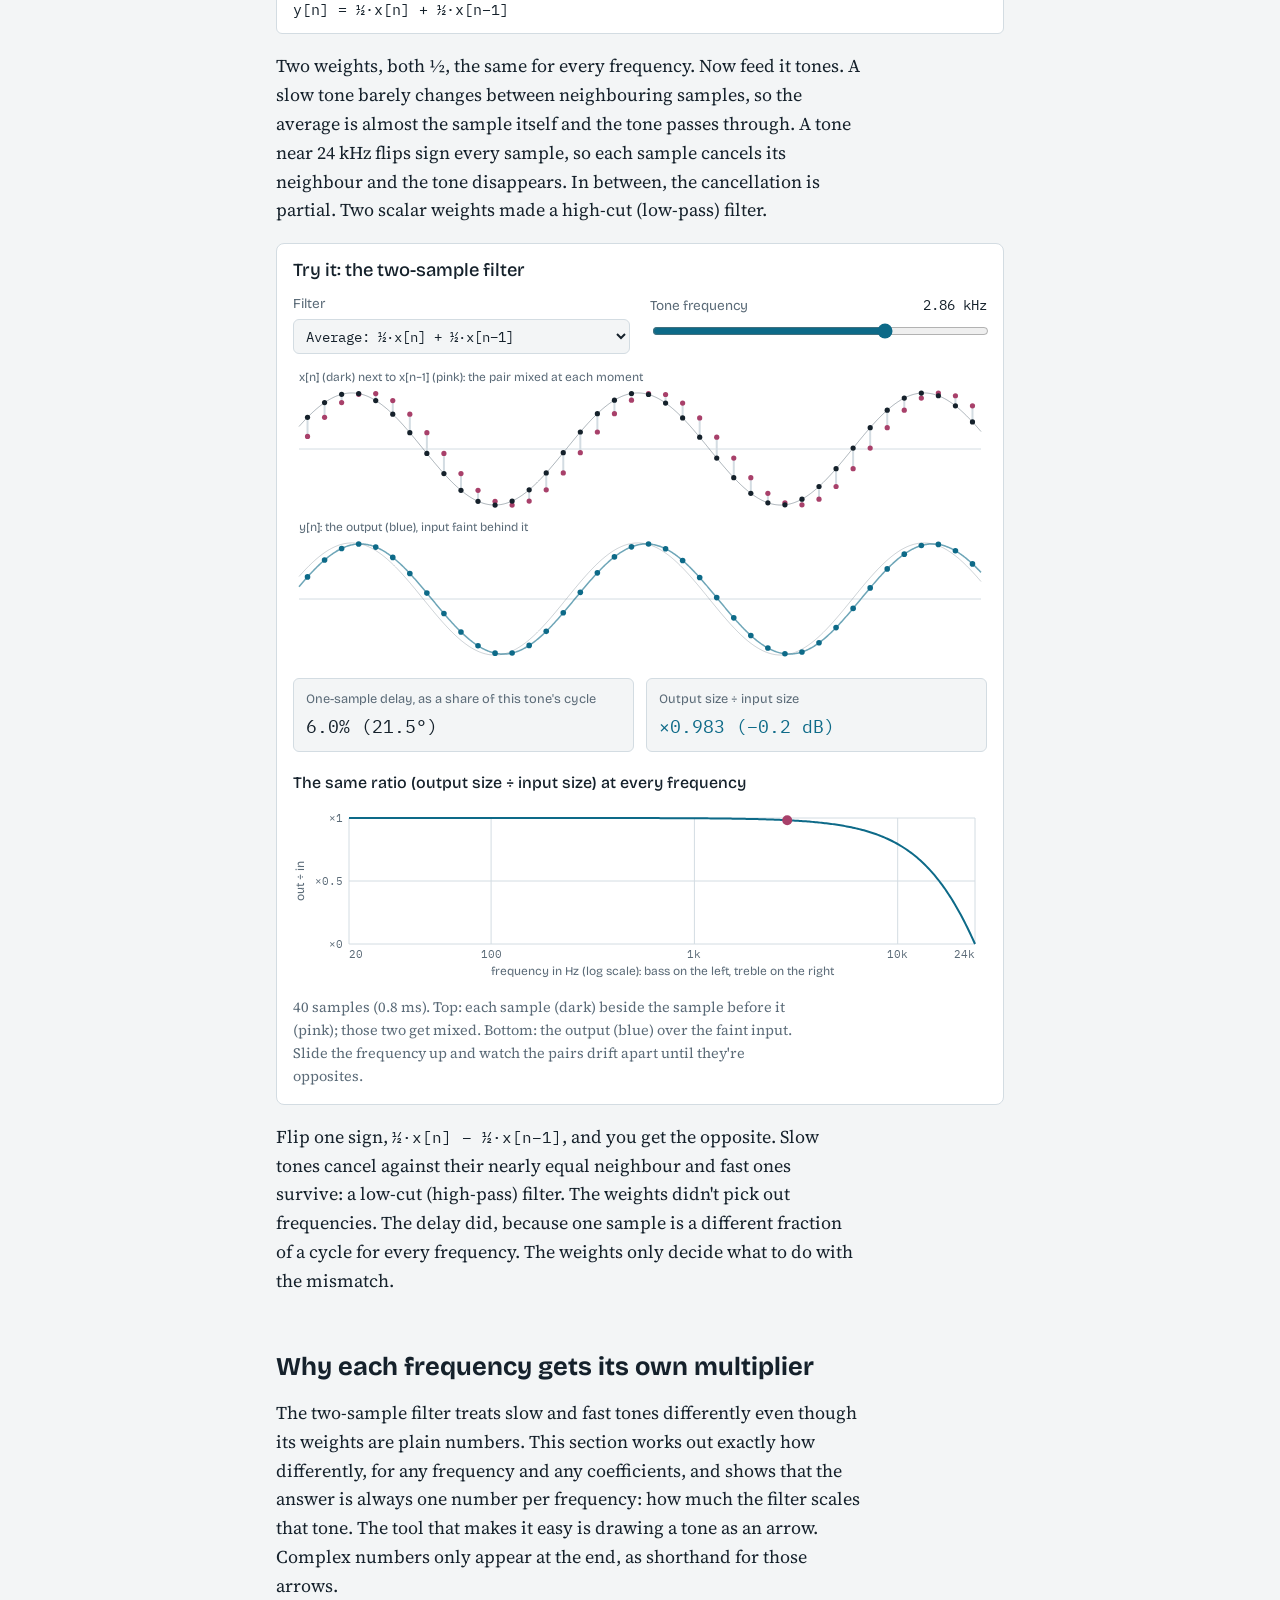
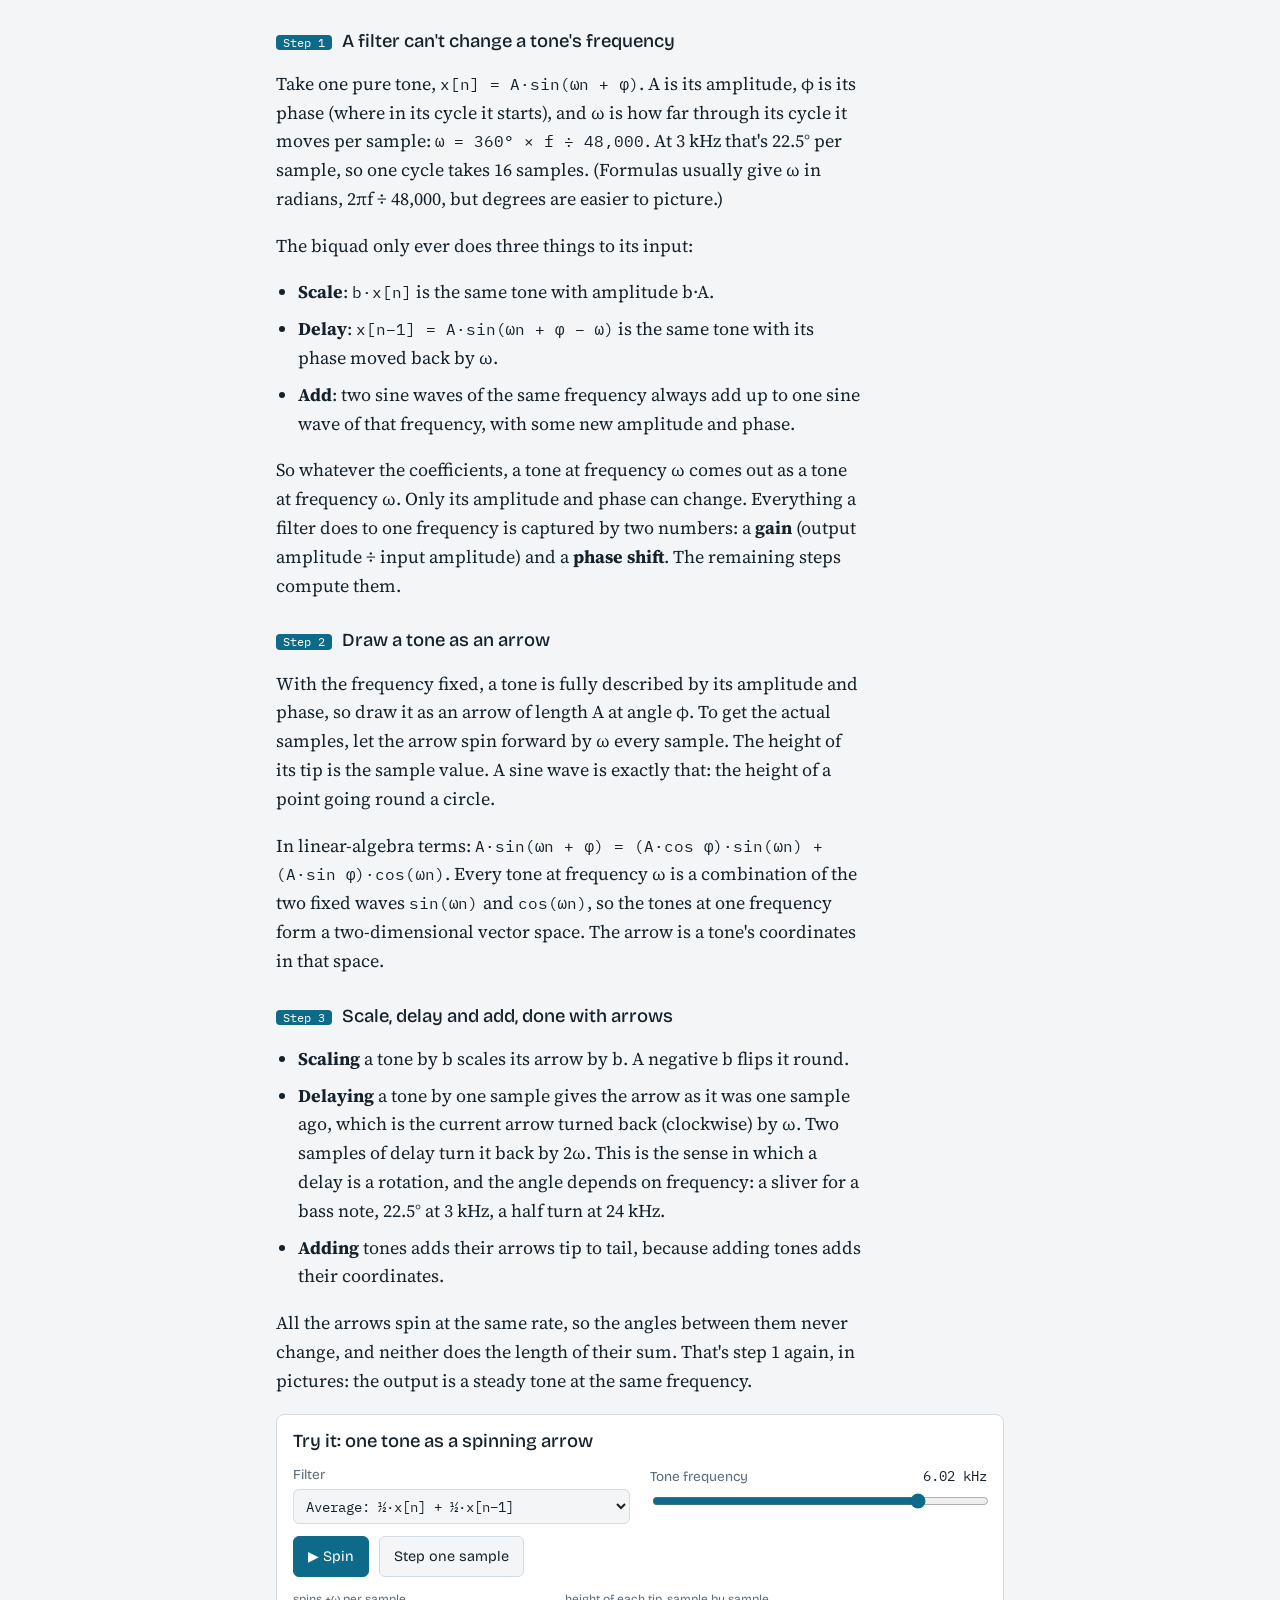
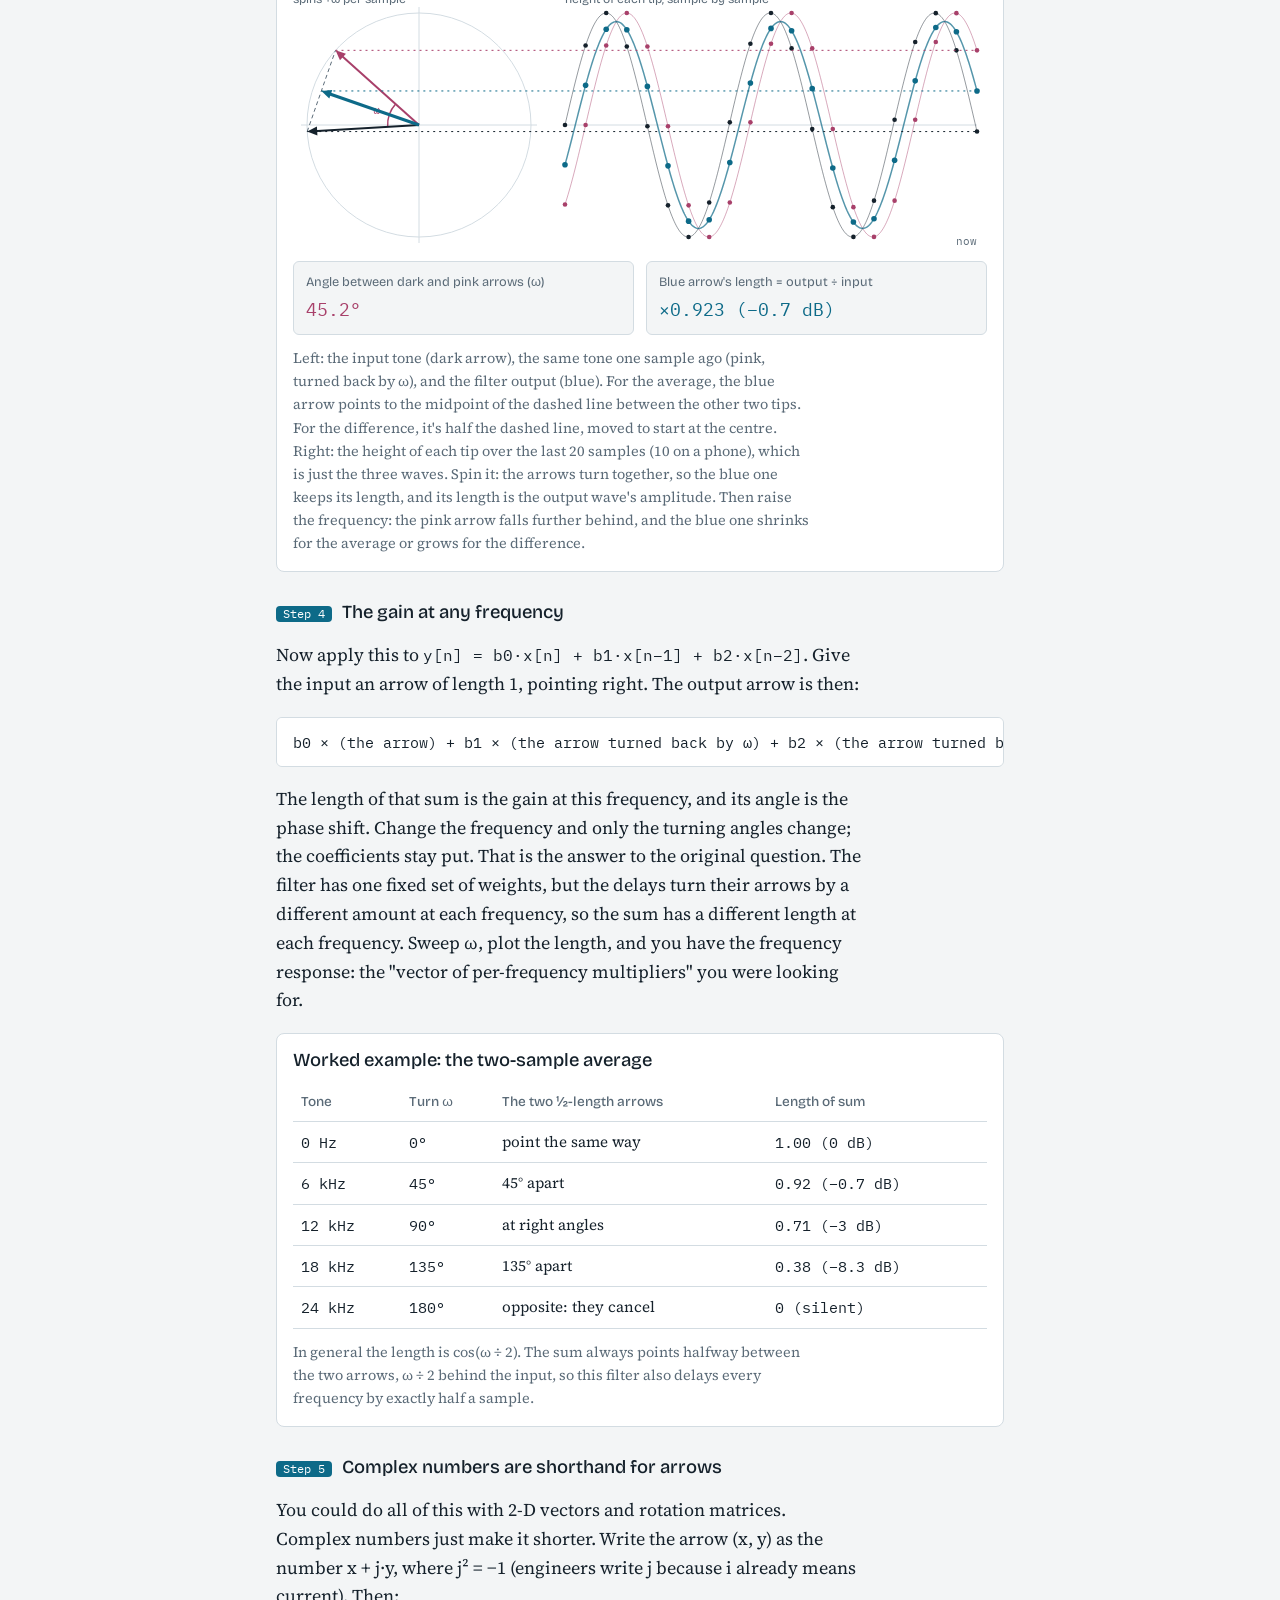
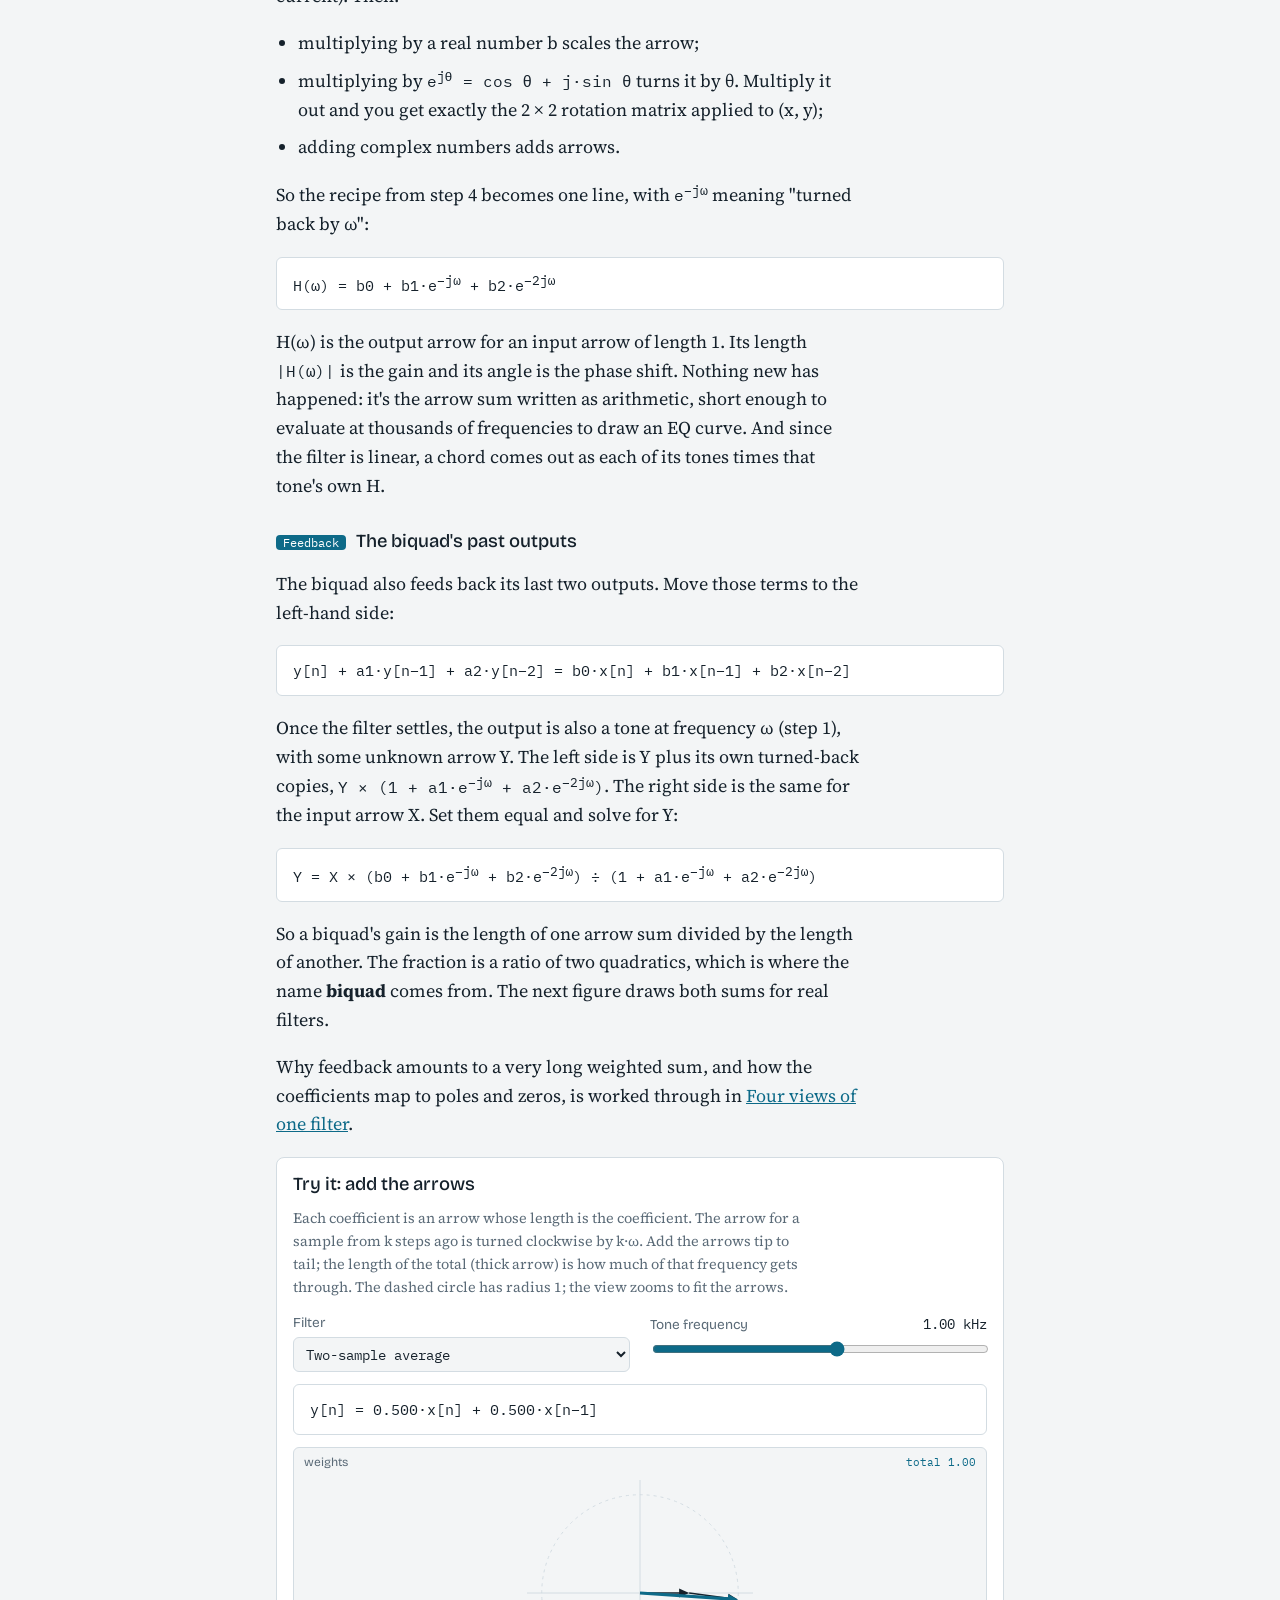
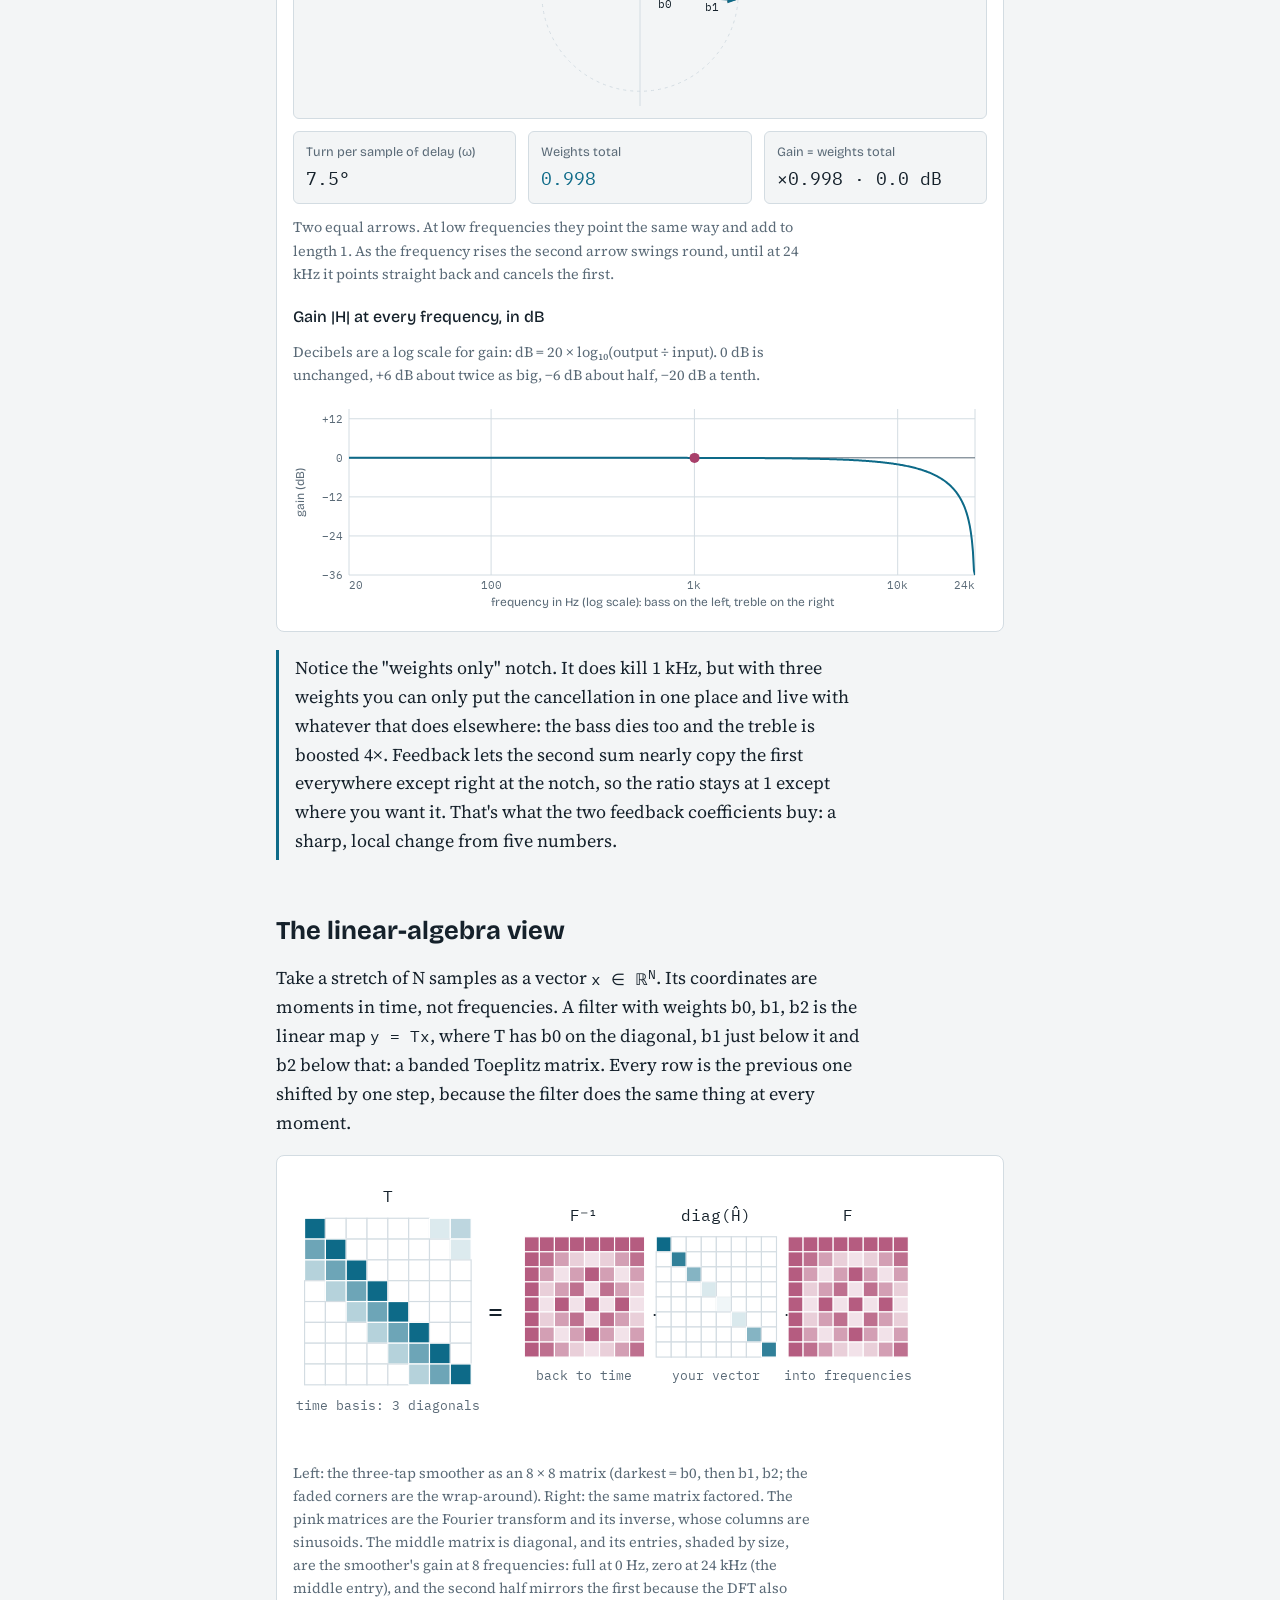
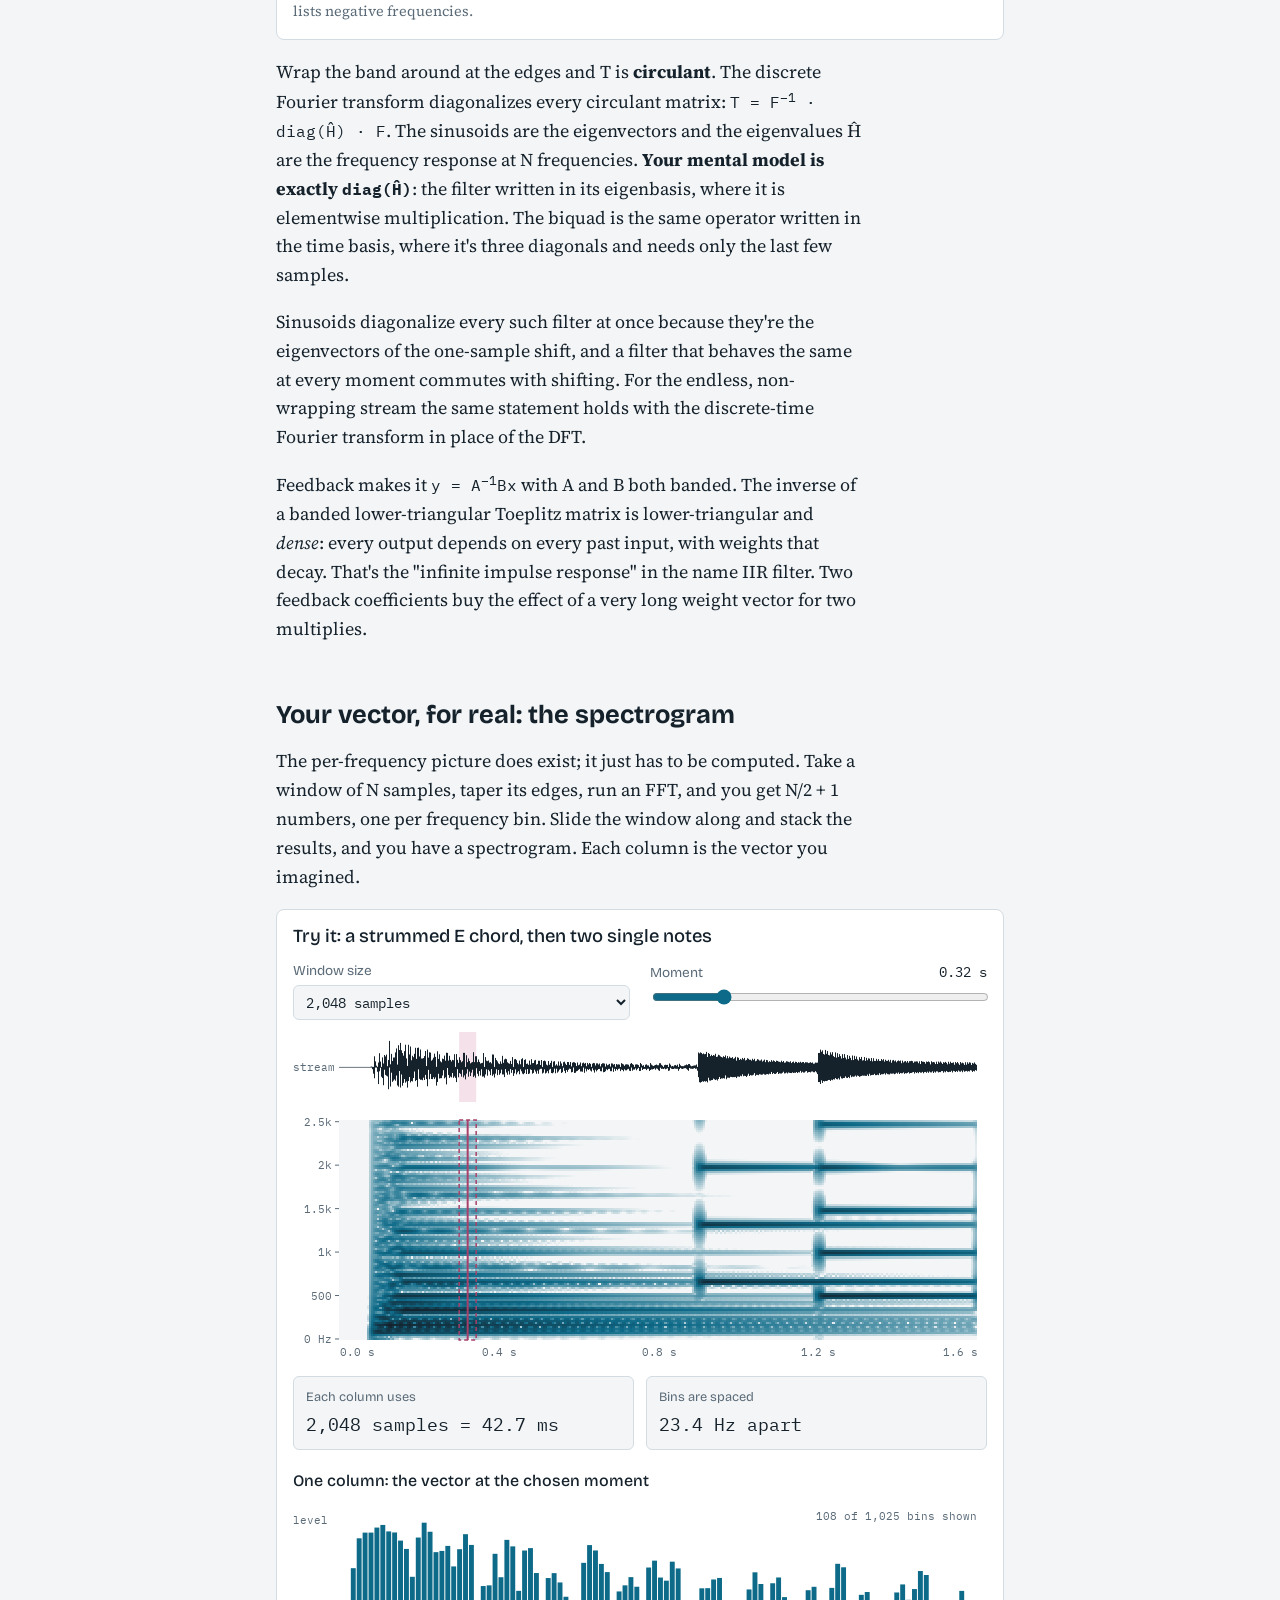
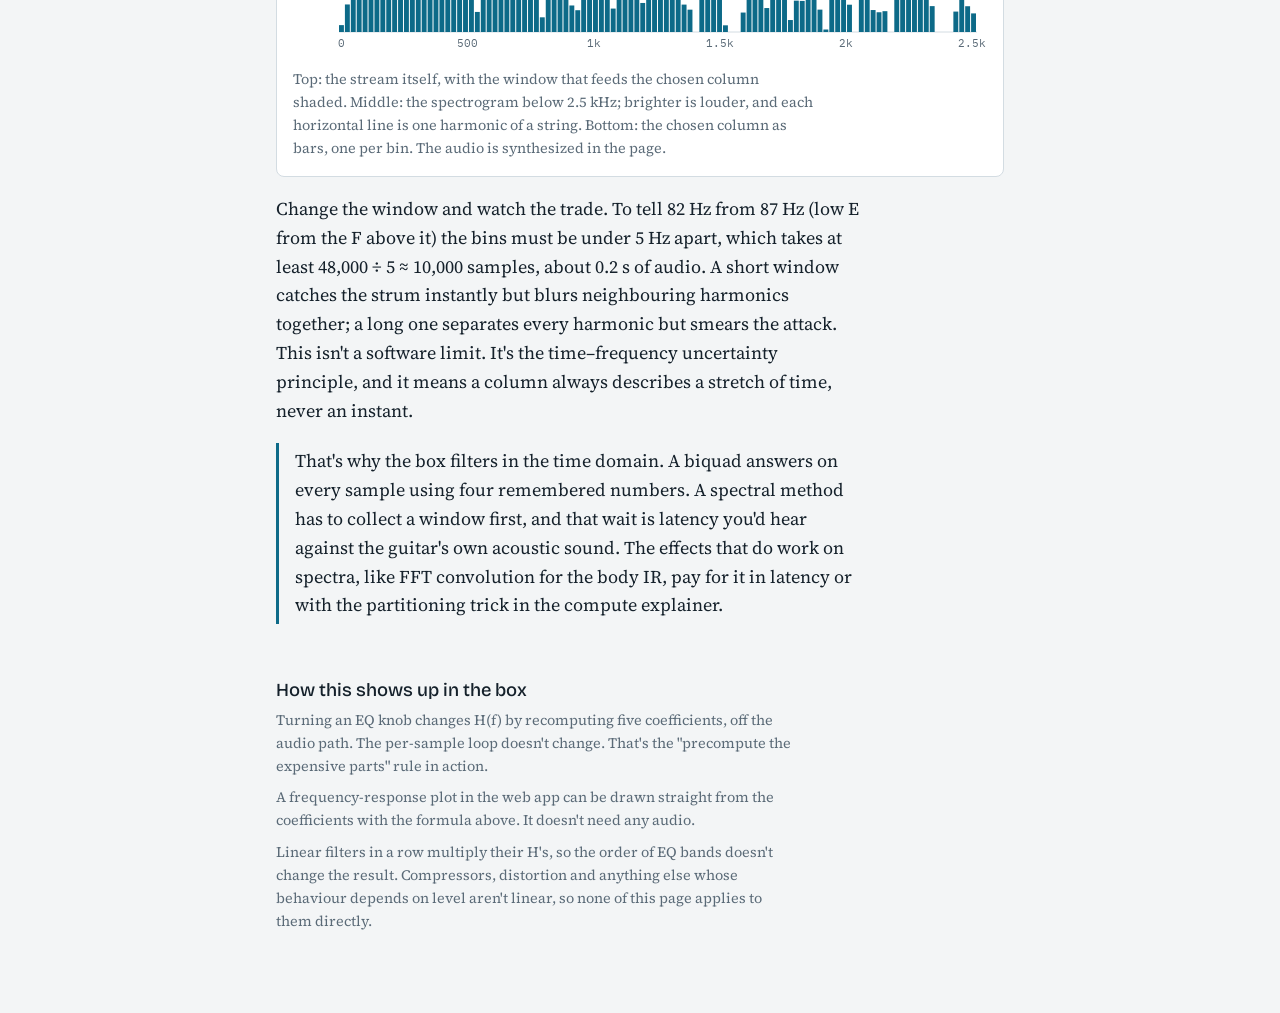
<file: explainers/what-is-a-sample.html>
<!DOCTYPE html>
<html lang="en">
<head>
<meta charset="utf-8">
<meta name="viewport" content="width=device-width, initial-scale=1">
<title>What a Sample Is</title>
<link rel="preconnect" href="https://fonts.googleapis.com">
<link rel="preconnect" href="https://fonts.gstatic.com" crossorigin>
<link href="https://fonts.googleapis.com/css2?family=Bricolage+Grotesque:opsz,wght@12..96,500;12..96,700&family=IBM+Plex+Mono:wght@400;500&family=Source+Serif+4:ital,opsz,wght@0,8..60,400;0,8..60,600;1,8..60,400&display=swap" rel="stylesheet">
<style>
/* Layout idea: same single reading column and palette as "What guitar effects cost to compute", which this follows up.
   Each idea gets one interactive figure placed right where it's explained. */
:root {
  --bg: #f3f5f6;
  --surface: #ffffff;
  --ink: #15212b;
  --muted: #5a6a77;
  --line: #d3dce2;
  --accent: #0d6a88;
  --accent-soft: #dcedf3;
  --accent-2: #a8406a;
  --accent-2-soft: #f5e1e9;
  --font-display: "Bricolage Grotesque", "Helvetica Neue", Arial, sans-serif;
  --font-body: "Source Serif 4", Georgia, "Times New Roman", serif;
  --font-mono: "IBM Plex Mono", ui-monospace, "SF Mono", Menlo, Consolas, monospace;
  color-scheme: light;
}
@media (prefers-color-scheme: dark) {
  :root:not([data-theme="light"]) {
    --bg: #0d141a;
    --surface: #141e26;
    --ink: #e3eaef;
    --muted: #91a2af;
    --line: #283741;
    --accent: #52b5d6;
    --accent-soft: #163341;
    --accent-2: #e2809f;
    --accent-2-soft: #3a1f2b;
    color-scheme: dark;
  }
}
:root[data-theme="dark"] {
  --bg: #0d141a;
  --surface: #141e26;
  --ink: #e3eaef;
  --muted: #91a2af;
  --line: #283741;
  --accent: #52b5d6;
  --accent-soft: #163341;
  --accent-2: #e2809f;
  --accent-2-soft: #3a1f2b;
  color-scheme: dark;
}

* { box-sizing: border-box; }
[hidden] { display: none !important; }
html { -webkit-text-size-adjust: 100%; }
body {
  margin: 0;
  background: var(--bg);
  color: var(--ink);
  font-family: var(--font-body);
  font-size: 18px;
  line-height: 1.6;
}
main {
  max-width: 760px;
  margin: 0 auto;
  padding: 48px 16px 80px;
  display: flex;
  flex-direction: column;
  gap: 56px;
}
h1, h2, h3 {
  font-family: var(--font-display);
  line-height: 1.15;
  text-wrap: balance;
  margin: 0;
}
h1 { font-size: clamp(2rem, 5vw, 2.8rem); font-weight: 700; letter-spacing: -0.01em; }
h2 { font-size: 1.6rem; font-weight: 700; }
h3 { font-size: 1.15rem; font-weight: 500; }
p { margin: 0; max-width: 65ch; }
a { color: var(--accent); }
section { display: flex; flex-direction: column; gap: 18px; }
header { display: flex; flex-direction: column; gap: 16px; }
.lede { font-size: 1.15rem; color: var(--muted); }
.tier {
  font-family: var(--font-mono);
  font-size: 0.8rem;
  color: var(--accent);
  letter-spacing: 0.02em;
}
code, .mono { font-family: var(--font-mono); font-size: 0.88em; }
.eq {
  font-family: var(--font-mono);
  font-size: 0.95rem;
  background: var(--surface);
  border: 1px solid var(--line);
  border-radius: 6px;
  padding: 12px 16px;
  overflow-x: auto;
  white-space: nowrap;
}
.figure {
  background: var(--surface);
  border: 1px solid var(--line);
  border-radius: 8px;
  padding: 16px;
  display: flex;
  flex-direction: column;
  gap: 12px;
}
.figure .scroll { overflow-x: auto; }
.caption { font-size: 0.9rem; color: var(--muted); }
.callout {
  border-left: 3px solid var(--accent);
  padding: 4px 0 4px 16px;
}
.answer {
  margin: 0;
  padding: 0;
  list-style: none;
  counter-reset: a;
  display: flex;
  flex-direction: column;
  gap: 12px;
}
.answer li {
  counter-increment: a;
  position: relative;
  padding-left: 40px;
  max-width: 65ch;
}
.answer li::before {
  content: counter(a);
  position: absolute; left: 0; top: 2px;
  width: 1.6em; height: 1.6em; border-radius: 50%;
  background: var(--accent); color: var(--surface);
  font-family: var(--font-mono); font-size: 0.8rem;
  display: inline-flex; align-items: center; justify-content: center;
}

/* tables */
table.ledger { width: 100%; border-collapse: collapse; font-size: 0.95rem; }
.ledger th, .ledger td { text-align: left; padding: 8px 8px; border-bottom: 1px solid var(--line); vertical-align: top; }
.ledger th { font-family: var(--font-display); font-weight: 500; font-size: 0.85rem; color: var(--muted); }
.ledger td.n { font-family: var(--font-mono); font-variant-numeric: tabular-nums; white-space: nowrap; }
.ledger td.name { font-family: var(--font-display); font-weight: 500; white-space: nowrap; }

/* controls */
.controls { display: grid; grid-template-columns: repeat(auto-fit, minmax(200px, 1fr)); gap: 14px 20px; }
.ctl { display: flex; flex-direction: column; gap: 4px; font-family: var(--font-display); font-size: 0.85rem; color: var(--muted); }
.ctl output { font-family: var(--font-mono); color: var(--ink); font-size: 0.9rem; }
.ctl .row { display: flex; justify-content: space-between; align-items: baseline; gap: 8px; }
input[type="range"] { width: 100%; accent-color: var(--accent); }
select {
  font: inherit; font-family: var(--font-mono); font-size: 0.9rem;
  color: var(--ink); background: var(--bg);
  border: 1px solid var(--line); border-radius: 6px; padding: 6px 8px;
}
input:focus-visible, select:focus-visible { outline: 2px solid var(--accent); outline-offset: 2px; }
canvas { display: block; width: 100%; }
.readout { font-family: var(--font-mono); font-size: 0.9rem; font-variant-numeric: tabular-nums; }

.stats { display: grid; grid-template-columns: repeat(auto-fit, minmax(150px, 1fr)); gap: 12px; }
.stat {
  background: var(--bg); border: 1px solid var(--line); border-radius: 6px;
  padding: 10px 12px; display: flex; flex-direction: column; gap: 2px;
}
.stat .k { font-family: var(--font-display); font-size: 0.8rem; color: var(--muted); }
.stat .v { font-family: var(--font-mono); font-size: 1.15rem; font-variant-numeric: tabular-nums; }
.stat .v.acc { color: var(--accent); }
.stat .v.acc2 { color: var(--accent-2); }

.phasors { display: grid; grid-template-columns: repeat(auto-fit, minmax(240px, 1fr)); gap: 12px; }
.phasors > div { background: var(--bg); border: 1px solid var(--line); border-radius: 6px; }
.plot-title { font-family: var(--font-display); font-weight: 500; font-size: 1rem; margin: 6px 0 0; }
h3.step { display: flex; gap: 10px; align-items: baseline; flex-wrap: wrap; margin-top: 12px; }
h3.step span {
  font-family: var(--font-mono); font-size: 0.75rem; font-weight: 400;
  color: var(--surface); background: var(--accent); border-radius: 4px; padding: 1px 7px;
}
.glossary { margin: 0; padding-left: 1.2em; display: flex; flex-direction: column; gap: 8px; max-width: 65ch; }
.play { display: flex; flex-wrap: wrap; gap: 10px; align-items: center; }
.play button {
  font: inherit; font-family: var(--font-display); font-size: 0.9rem;
  padding: 8px 14px; border-radius: 6px; cursor: pointer;
  border: 1px solid var(--line); background: var(--bg); color: var(--ink);
}
.play button.primary { background: var(--accent); border-color: var(--accent); color: var(--surface); }
.play button:hover { border-color: var(--accent); }
.play button:focus-visible { outline: 2px solid var(--accent); outline-offset: 2px; }

/* matrix diagram */
svg.diagram { display: block; width: 100%; min-width: 560px; height: auto; }
.d-text { fill: var(--ink); font-family: var(--font-mono); font-size: 14px; }
.d-big { fill: var(--ink); font-family: var(--font-mono); font-size: 22px; }
.d-small { fill: var(--muted); font-family: var(--font-mono); font-size: 11px; }
.m-0 { fill: var(--surface); stroke: var(--line); stroke-width: 1; }
.m-a { fill: var(--accent); stroke: var(--surface); stroke-width: 1; }
.m-w { fill: var(--accent-2); stroke: var(--surface); stroke-width: 1; }

.notes { font-size: 0.9rem; color: var(--muted); display: flex; flex-direction: column; gap: 8px; }
.notes h3 { color: var(--ink); }

@media (max-width: 520px) {
  body { font-size: 17px; }
  main { padding-top: 32px; gap: 44px; }
  .figure { padding: 12px; }
}
</style>
</head>
<body>
<main>

<header>
  <span class="tier">Follow-up to <a href="effects-compute-cost.html">What guitar effects cost to compute</a></span>
  <h1>A sample is one number</h1>
  <p class="lede">The biquad filter mixes "the last two input samples and the last two output samples" with five fixed numbers. A natural guess is that each sample is a spectrum, one intensity per frequency, in which case a filter would need a whole vector of per-frequency multipliers, not five scalars. That guess is right about the multipliers and wrong about the sample, and the gap between the two is the central idea of audio filtering.</p>
</header>

<section id="answer">
  <h2>The short answer</h2>
  <ol class="answer">
    <li><strong>A sample is a single signed number</strong>: how far the signal sits above or below zero at one instant. Your guitar's stream is 48,000 of them per second, one after another.</li>
    <li><strong>No single sample contains a frequency.</strong> Frequency is a pattern <em>across</em> samples: how fast the numbers swing up and down.</li>
    <li><strong>The five coefficients are scalars, but they multiply samples from different moments.</strong> Delaying a wave by one sample does something different to each frequency: a tiny nudge for a bass note, half a cycle for the highest treble.</li>
    <li><strong>So a scalar mix of delayed samples multiplies each frequency by its own number, H(f).</strong> That function is your vector of per-frequency modification factors. The filter never stores it; it falls out of the five coefficients. The EQ curve in the compute explainer is a plot of it.</li>
  </ol>
</section>

<section id="number">
  <h2>What the number is</h2>
  <p>Your Ovation's under-saddle piezo produces a voltage that follows the strings' push on the saddle, moment by moment. The onboard preamp boosts it, and the Pisound's analog-to-digital converter measures that voltage 48,000 times a second. Each measurement is one sample. By the time your effect sees it, it's a 32-bit float scaled so the converter's limits are −1 and +1. On the way out, the same kind of number sets roughly where the amp's speaker cone sits at that instant.</p>
  <p>The number is <strong>signed</strong>: positive is a push one way, negative the other, zero is rest. That matters, because two signals can cancel, and every filter below relies on it. It's an <em>amplitude</em>, not an intensity. Loudness is closer to the average of its square over many samples.</p>
  <p>Your guitar is mono, so there's one number per instant. A stereo stream has two, one per channel. That's the only sense in which a sample is a vector.</p>
  <div class="figure">
    <h3>Three things that get called "a chunk of audio"</h3>
    <div class="scroll">
    <table class="ledger">
      <thead><tr><th>Name</th><th>Size</th><th>Duration</th><th>What it's for</th></tr></thead>
      <tbody>
        <tr><td class="name">Sample</td><td class="n">1 number</td><td class="n">20.8 µs</td><td>The <code>x[n]</code> in the biquad equation. <code>x[n−1]</code> is the sample 20.8 µs earlier.</td></tr>
        <tr><td class="name">Block</td><td class="n">128 samples</td><td class="n">2.7 ms</td><td>What the audio server hands your effect per deadline (also called a buffer or period). Only a scheduling unit: the filter carries its four remembered values across block boundaries, so the output is identical to running one sample at a time.</td></tr>
        <tr><td class="name">Analysis frame</td><td class="n">e.g. 2,048 samples</td><td class="n">43 ms</td><td>What an FFT turns into a spectrum of 1,025 frequency bins. This is the vector you pictured. It's computed from the stream, and only some effects use it (last section).</td></tr>
      </tbody>
    </table>
    </div>
  </div>
</section>

<section id="superposition">
  <h2>Frequencies add up into one number</h2>
  <p>A pure 440 Hz tone (the A on the 5th fret of your high E string) is a stream of numbers that swings up and down 440 times a second, so one cycle spans 48,000 ÷ 440 ≈ 109 samples. A 4 kHz tone cycles every 12 samples. When both sound at once, the air pressure is the sum of the two, so the stream is the two streams added sample by sample.</p>
  <div class="figure">
    <h3>Try it: pick a sample</h3>
    <label class="ctl" for="supN"><span class="row">Sample number <output id="supNOut">23</output></span>
      <input id="supN" type="range" min="0" max="95" value="23">
    </label>
    <canvas id="supCanvas" data-h="330" aria-label="A 440 Hz tone, a 4 kHz tone, and their sum, shown as 96 sample dots each, with one sample highlighted"></canvas>
    <p class="readout" id="supOut"></p>
    <p class="caption">2 ms of audio, 96 samples. Dots are samples; the faint line is the smooth wave they come from. Only the bottom row reaches your effect. The highlighted sample is the sum of what each tone contributed at that instant, and nothing in it records which tone contributed what.</p>
  </div>
  <p>That's why one sample can't tell you its frequencies, the same way one pixel can't tell you what a photo shows. Frequency only exists across a run of samples. The fastest wave 48 kHz sampling can hold is 24 kHz, two samples per cycle: up, down, up, down. That's above human hearing, which is why 48 kHz is enough.</p>
</section>

<section id="mixing">
  <h2>Mixing samples from different moments</h2>
  <p>Strip the biquad down to the smallest filter there is: average each sample with the one before it.</p>
  <div class="eq">y[n] = ½·x[n] + ½·x[n−1]</div>
  <p>Two weights, both ½, the same for every frequency. Now feed it tones. A slow tone barely changes between neighbouring samples, so the average is almost the sample itself and the tone passes through. A tone near 24 kHz flips sign every sample, so each sample cancels its neighbour and the tone disappears. In between, the cancellation is partial. Two scalar weights made a high-cut (low-pass) filter.</p>
  <div class="figure">
    <h3>Try it: the two-sample filter</h3>
    <div class="controls">
      <label class="ctl" for="twMode"><span class="row">Filter</span>
        <select id="twMode">
          <option value="avg" selected>Average: ½·x[n] + ½·x[n−1]</option>
          <option value="diff">Difference: ½·x[n] − ½·x[n−1]</option>
        </select>
      </label>
      <label class="ctl" for="twFreq"><span class="row">Tone frequency <output id="twFreqOut"></output></span>
        <input id="twFreq" type="range" min="0" max="1000" value="700">
      </label>
    </div>
    <canvas id="twCanvas" data-h="300" aria-label="Input samples, the same samples delayed by one, and the filter output"></canvas>
    <div class="stats">
      <div class="stat"><span class="k">One-sample delay, as a share of this tone's cycle</span><span class="v" id="twDeg"></span></div>
      <div class="stat"><span class="k">Output size ÷ input size</span><span class="v acc" id="twGain"></span></div>
    </div>
    <h4 class="plot-title">The same ratio (output size ÷ input size) at every frequency</h4>
    <canvas id="twResp" data-h="176" aria-label="Gain of the two-sample filter across frequency, with the current tone marked"></canvas>
    <p class="caption">40 samples (0.8 ms). Top: each sample (dark) beside the sample before it (pink); those two get mixed. Bottom: the output (blue) over the faint input. Slide the frequency up and watch the pairs drift apart until they're opposites.</p>
  </div>
  <p>Flip one sign, <code>½·x[n] − ½·x[n−1]</code>, and you get the opposite. Slow tones cancel against their nearly equal neighbour and fast ones survive: a low-cut (high-pass) filter. The weights didn't pick out frequencies. The delay did, because one sample is a different fraction of a cycle for every frequency. The weights only decide what to do with the mismatch.</p>
</section>

<section id="rotation">
  <h2>Why each frequency gets its own multiplier</h2>
  <p>The two-sample filter treats slow and fast tones differently even though its weights are plain numbers. This section works out exactly how differently, for any frequency and any coefficients, and shows that the answer is always one number per frequency: how much the filter scales that tone. The tool that makes it easy is drawing a tone as an arrow. Complex numbers only appear at the end, as shorthand for those arrows.</p>

  <h3 class="step"><span>Step 1</span> A filter can't change a tone's frequency</h3>
  <p>Take one pure tone, <code>x[n] = A·sin(ωn + φ)</code>. A is its amplitude, φ is its phase (where in its cycle it starts), and ω is how far through its cycle it moves per sample: <code>ω = 360° × f ÷ 48,000</code>. At 3 kHz that's 22.5° per sample, so one cycle takes 16 samples. (Formulas usually give ω in radians, 2πf ÷ 48,000, but degrees are easier to picture.)</p>
  <p>The biquad only ever does three things to its input:</p>
  <ul class="glossary">
    <li><strong>Scale</strong>: <code>b·x[n]</code> is the same tone with amplitude b·A.</li>
    <li><strong>Delay</strong>: <code>x[n−1] = A·sin(ωn + φ − ω)</code> is the same tone with its phase moved back by ω.</li>
    <li><strong>Add</strong>: two sine waves of the same frequency always add up to one sine wave of that frequency, with some new amplitude and phase.</li>
  </ul>
  <p>So whatever the coefficients, a tone at frequency ω comes out as a tone at frequency ω. Only its amplitude and phase can change. Everything a filter does to one frequency is captured by two numbers: a <strong>gain</strong> (output amplitude ÷ input amplitude) and a <strong>phase shift</strong>. The remaining steps compute them.</p>

  <h3 class="step"><span>Step 2</span> Draw a tone as an arrow</h3>
  <p>With the frequency fixed, a tone is fully described by its amplitude and phase, so draw it as an arrow of length A at angle φ. To get the actual samples, let the arrow spin forward by ω every sample. The height of its tip is the sample value. A sine wave is exactly that: the height of a point going round a circle.</p>
  <p>In linear-algebra terms: <code>A·sin(ωn + φ) = (A·cos φ)·sin(ωn) + (A·sin φ)·cos(ωn)</code>. Every tone at frequency ω is a combination of the two fixed waves <code>sin(ωn)</code> and <code>cos(ωn)</code>, so the tones at one frequency form a two-dimensional vector space. The arrow is a tone's coordinates in that space.</p>

  <h3 class="step"><span>Step 3</span> Scale, delay and add, done with arrows</h3>
  <ul class="glossary">
    <li><strong>Scaling</strong> a tone by b scales its arrow by b. A negative b flips it round.</li>
    <li><strong>Delaying</strong> a tone by one sample gives the arrow as it was one sample ago, which is the current arrow turned back (clockwise) by ω. Two samples of delay turn it back by 2ω. This is the sense in which a delay is a rotation, and the angle depends on frequency: a sliver for a bass note, 22.5° at 3 kHz, a half turn at 24 kHz.</li>
    <li><strong>Adding</strong> tones adds their arrows tip to tail, because adding tones adds their coordinates.</li>
  </ul>
  <p>All the arrows spin at the same rate, so the angles between them never change, and neither does the length of their sum. That's step 1 again, in pictures: the output is a steady tone at the same frequency.</p>

  <div class="figure">
    <h3>Try it: one tone as a spinning arrow</h3>
    <div class="controls">
      <label class="ctl" for="rotMode"><span class="row">Filter</span>
        <select id="rotMode">
          <option value="avg" selected>Average: ½·x[n] + ½·x[n−1]</option>
          <option value="diff">Difference: ½·x[n] − ½·x[n−1]</option>
        </select>
      </label>
      <label class="ctl" for="rotFreq"><span class="row">Tone frequency <output id="rotFreqOut"></output></span>
        <input id="rotFreq" type="range" min="0" max="1000" value="805">
      </label>
    </div>
    <div class="play">
      <button type="button" id="rotPlay" class="primary">▶ Spin</button>
      <button type="button" id="rotStep">Step one sample</button>
    </div>
    <canvas id="rotCanvas" data-h="260" aria-label="Input, delayed and output tones drawn as arrows on a circle, with the heights of their tips traced out as waves"></canvas>
    <div class="stats">
      <div class="stat"><span class="k">Angle between dark and pink arrows (ω)</span><span class="v acc2" id="rotDeg"></span></div>
      <div class="stat"><span class="k">Blue arrow's length = output ÷ input</span><span class="v acc" id="rotLen"></span></div>
    </div>
    <p class="caption">Left: the input tone (dark arrow), the same tone one sample ago (pink, turned back by ω), and the filter output (blue). For the average, the blue arrow points to the midpoint of the dashed line between the other two tips. For the difference, it's half the dashed line, moved to start at the centre. Right: the height of each tip over the last 20 samples (10 on a phone), which is just the three waves. Spin it: the arrows turn together, so the blue one keeps its length, and its length is the output wave's amplitude. Then raise the frequency: the pink arrow falls further behind, and the blue one shrinks for the average or grows for the difference.</p>
  </div>

  <h3 class="step"><span>Step 4</span> The gain at any frequency</h3>
  <p>Now apply this to <code>y[n] = b0·x[n] + b1·x[n−1] + b2·x[n−2]</code>. Give the input an arrow of length 1, pointing right. The output arrow is then:</p>
  <div class="eq">b0 × (the arrow) + b1 × (the arrow turned back by ω) + b2 × (the arrow turned back by 2ω)</div>
  <p>The length of that sum is the gain at this frequency, and its angle is the phase shift. Change the frequency and only the turning angles change; the coefficients stay put. That is the answer to the original question. The filter has one fixed set of weights, but the delays turn their arrows by a different amount at each frequency, so the sum has a different length at each frequency. Sweep ω, plot the length, and you have the frequency response: the "vector of per-frequency multipliers" you were looking for.</p>
  <div class="figure">
    <h3>Worked example: the two-sample average</h3>
    <div class="scroll">
    <table class="ledger">
      <thead><tr><th>Tone</th><th>Turn ω</th><th>The two ½-length arrows</th><th>Length of sum</th></tr></thead>
      <tbody>
        <tr><td class="n">0 Hz</td><td class="n">0°</td><td>point the same way</td><td class="n">1.00 (0 dB)</td></tr>
        <tr><td class="n">6 kHz</td><td class="n">45°</td><td>45° apart</td><td class="n">0.92 (−0.7 dB)</td></tr>
        <tr><td class="n">12 kHz</td><td class="n">90°</td><td>at right angles</td><td class="n">0.71 (−3 dB)</td></tr>
        <tr><td class="n">18 kHz</td><td class="n">135°</td><td>135° apart</td><td class="n">0.38 (−8.3 dB)</td></tr>
        <tr><td class="n">24 kHz</td><td class="n">180°</td><td>opposite: they cancel</td><td class="n">0 (silent)</td></tr>
      </tbody>
    </table>
    </div>
    <p class="caption">In general the length is cos(ω ÷ 2). The sum always points halfway between the two arrows, ω ÷ 2 behind the input, so this filter also delays every frequency by exactly half a sample.</p>
  </div>

  <h3 class="step"><span>Step 5</span> Complex numbers are shorthand for arrows</h3>
  <p>You could do all of this with 2-D vectors and rotation matrices. Complex numbers just make it shorter. Write the arrow (x, y) as the number x + j·y, where j² = −1 (engineers write j because i already means current). Then:</p>
  <ul class="glossary">
    <li>multiplying by a real number b scales the arrow;</li>
    <li>multiplying by <code>e<sup>jθ</sup> = cos θ + j·sin θ</code> turns it by θ. Multiply it out and you get exactly the 2 × 2 rotation matrix applied to (x, y);</li>
    <li>adding complex numbers adds arrows.</li>
  </ul>
  <p>So the recipe from step 4 becomes one line, with <code>e<sup>−jω</sup></code> meaning "turned back by ω":</p>
  <div class="eq">H(ω) = b0 + b1·e<sup>−jω</sup> + b2·e<sup>−2jω</sup></div>
  <p>H(ω) is the output arrow for an input arrow of length 1. Its length <code>|H(ω)|</code> is the gain and its angle is the phase shift. Nothing new has happened: it's the arrow sum written as arithmetic, short enough to evaluate at thousands of frequencies to draw an EQ curve. And since the filter is linear, a chord comes out as each of its tones times that tone's own H.</p>

  <h3 class="step"><span>Feedback</span> The biquad's past outputs</h3>
  <p>The biquad also feeds back its last two outputs. Move those terms to the left-hand side:</p>
  <div class="eq">y[n] + a1·y[n−1] + a2·y[n−2] = b0·x[n] + b1·x[n−1] + b2·x[n−2]</div>
  <p>Once the filter settles, the output is also a tone at frequency ω (step 1), with some unknown arrow Y. The left side is Y plus its own turned-back copies, <code>Y × (1 + a1·e<sup>−jω</sup> + a2·e<sup>−2jω</sup>)</code>. The right side is the same for the input arrow X. Set them equal and solve for Y:</p>
  <div class="eq">Y = X × (b0 + b1·e<sup>−jω</sup> + b2·e<sup>−2jω</sup>) ÷ (1 + a1·e<sup>−jω</sup> + a2·e<sup>−2jω</sup>)</div>
  <p>So a biquad's gain is the length of one arrow sum divided by the length of another. The fraction is a ratio of two quadratics, which is where the name <strong>biquad</strong> comes from. The next figure draws both sums for real filters.</p>
  <p>Why feedback amounts to a very long weighted sum, and how the coefficients map to poles and zeros, is worked through in <a href="feedback-unrolled.html">Four views of one filter</a>.</p>

  <div class="figure">
    <h3>Try it: add the arrows</h3>
    <p class="sub caption">Each coefficient is an arrow whose length is the coefficient. The arrow for a sample from k steps ago is turned clockwise by k·ω. Add the arrows tip to tail; the length of the total (thick arrow) is how much of that frequency gets through. The dashed circle has radius 1; the view zooms to fit the arrows.</p>
    <div class="controls">
      <label class="ctl" for="phPreset"><span class="row">Filter</span>
        <select id="phPreset">
          <optgroup label="Weights only, no feedback">
            <option value="avg2" selected>Two-sample average</option>
            <option value="smooth3">Three-tap smoother ¼ ½ ¼</option>
            <option value="diff">Two-sample difference</option>
            <option value="firnotch">Notch at 1 kHz, weights only</option>
            <option value="custom">Your own three weights</option>
          </optgroup>
          <optgroup label="Biquads: weights + feedback">
            <option value="notch">Notch at 1 kHz</option>
            <option value="peak">EQ band: −12 dB at 1.2 kHz</option>
            <option value="lowcut">Low-cut at 100 Hz</option>
          </optgroup>
        </select>
      </label>
      <label class="ctl" for="phFreq"><span class="row">Tone frequency <output id="phFreqOut"></output></span>
        <input id="phFreq" type="range" min="0" max="1000" value="552">
      </label>
    </div>
    <div class="controls" id="phCustom" hidden>
      <label class="ctl" for="phB0"><span class="row">b0 <output id="phB0Out"></output></span><input id="phB0" type="range" min="-1" max="1" step="0.05" value="0.5"></label>
      <label class="ctl" for="phB1"><span class="row">b1 <output id="phB1Out"></output></span><input id="phB1" type="range" min="-1" max="1" step="0.05" value="0.3"></label>
      <label class="ctl" for="phB2"><span class="row">b2 <output id="phB2Out"></output></span><input id="phB2" type="range" min="-1" max="1" step="0.05" value="0.2"></label>
    </div>
    <div class="eq" id="phEq"></div>
    <div class="phasors">
      <div><canvas id="phNum" data-h="270" aria-label="Weight arrows added tip to tail"></canvas></div>
      <div id="phDenWrap"><canvas id="phDen" data-h="270" aria-label="Feedback arrows added tip to tail"></canvas></div>
    </div>
    <div class="stats">
      <div class="stat"><span class="k">Turn per sample of delay (ω)</span><span class="v" id="phDeg"></span></div>
      <div class="stat"><span class="k">Weights total</span><span class="v acc" id="phNb"></span></div>
      <div class="stat" id="phNaWrap"><span class="k">Feedback total</span><span class="v acc2" id="phNa"></span></div>
      <div class="stat"><span class="k" id="phGainK">Gain</span><span class="v" id="phGain"></span></div>
    </div>
    <p class="caption" id="phNote"></p>
    <h4 class="plot-title">Gain |H| at every frequency, in dB</h4>
    <p class="caption">Decibels are a log scale for gain: dB = 20 × log₁₀(output ÷ input). 0 dB is unchanged, +6 dB about twice as big, −6 dB about half, −20 dB a tenth.</p>
    <canvas id="phResp" data-h="216" aria-label="Frequency response of the selected filter, with the current tone marked"></canvas>
  </div>
  <p class="callout">Notice the "weights only" notch. It does kill 1 kHz, but with three weights you can only put the cancellation in one place and live with whatever that does elsewhere: the bass dies too and the treble is boosted 4×. Feedback lets the second sum nearly copy the first everywhere except right at the notch, so the ratio stays at 1 except where you want it. That's what the two feedback coefficients buy: a sharp, local change from five numbers.</p>
</section>

<section id="linalg">
  <h2>The linear-algebra view</h2>
  <p>Take a stretch of N samples as a vector <code>x ∈ ℝ<sup>N</sup></code>. Its coordinates are moments in time, not frequencies. A filter with weights b0, b1, b2 is the linear map <code>y = Tx</code>, where T has b0 on the diagonal, b1 just below it and b2 below that: a banded Toeplitz matrix. Every row is the previous one shifted by one step, because the filter does the same thing at every moment.</p>
  <div class="figure">
    <div class="scroll"><svg id="matSvg" class="diagram" viewBox="0 0 600 240" role="img" aria-label="A banded circulant filter matrix equals inverse DFT times a diagonal matrix of gains times the DFT"></svg></div>
    <p class="caption">Left: the three-tap smoother as an 8 × 8 matrix (darkest = b0, then b1, b2; the faded corners are the wrap-around). Right: the same matrix factored. The pink matrices are the Fourier transform and its inverse, whose columns are sinusoids. The middle matrix is diagonal, and its entries, shaded by size, are the smoother's gain at 8 frequencies: full at 0 Hz, zero at 24 kHz (the middle entry), and the second half mirrors the first because the DFT also lists negative frequencies.</p>
  </div>
  <p>Wrap the band around at the edges and T is <strong>circulant</strong>. The discrete Fourier transform diagonalizes every circulant matrix: <code>T = F<sup>−1</sup> · diag(Ĥ) · F</code>. The sinusoids are the eigenvectors and the eigenvalues Ĥ are the frequency response at N frequencies. <strong>Your mental model is exactly <code>diag(Ĥ)</code></strong>: the filter written in its eigenbasis, where it is elementwise multiplication. The biquad is the same operator written in the time basis, where it's three diagonals and needs only the last few samples.</p>
  <p>Sinusoids diagonalize every such filter at once because they're the eigenvectors of the one-sample shift, and a filter that behaves the same at every moment commutes with shifting. For the endless, non-wrapping stream the same statement holds with the discrete-time Fourier transform in place of the DFT.</p>
  <p>Feedback makes it <code>y = A<sup>−1</sup>Bx</code> with A and B both banded. The inverse of a banded lower-triangular Toeplitz matrix is lower-triangular and <em>dense</em>: every output depends on every past input, with weights that decay. That's the "infinite impulse response" in the name IIR filter. Two feedback coefficients buy the effect of a very long weight vector for two multiplies.</p>
</section>

<section id="spectrogram">
  <h2>Your vector, for real: the spectrogram</h2>
  <p>The per-frequency picture does exist; it just has to be computed. Take a window of N samples, taper its edges, run an FFT, and you get N/2 + 1 numbers, one per frequency bin. Slide the window along and stack the results, and you have a spectrogram. Each column is the vector you imagined.</p>
  <div class="figure">
    <h3>Try it: a strummed E chord, then two single notes</h3>
    <div class="controls">
      <label class="ctl" for="spWin"><span class="row">Window size</span>
        <select id="spWin">
          <option value="256">256 samples</option>
          <option value="2048" selected>2,048 samples</option>
          <option value="8192">8,192 samples</option>
        </select>
      </label>
      <label class="ctl" for="spT"><span class="row">Moment <output id="spTOut"></output></span>
        <input id="spT" type="range" min="0" max="299" value="60">
      </label>
    </div>
    <canvas id="waveCanvas" data-h="70" aria-label="The audio stream as a waveform, with the current analysis window highlighted"></canvas>
    <canvas id="specCanvas" data-h="250" aria-label="Spectrogram of the strum, frequency 0 to 2.5 kHz against time"></canvas>
    <div class="stats">
      <div class="stat"><span class="k">Each column uses</span><span class="v" id="spUses"></span></div>
      <div class="stat"><span class="k">Bins are spaced</span><span class="v" id="spBin"></span></div>
    </div>
    <h4 class="plot-title">One column: the vector at the chosen moment</h4>
    <canvas id="colCanvas" data-h="150" aria-label="Bar chart of the spectrum at the chosen moment"></canvas>
    <p class="caption">Top: the stream itself, with the window that feeds the chosen column shaded. Middle: the spectrogram below 2.5 kHz; brighter is louder, and each horizontal line is one harmonic of a string. Bottom: the chosen column as bars, one per bin. The audio is synthesized in the page.</p>
  </div>
  <p>Change the window and watch the trade. To tell 82 Hz from 87 Hz (low E from the F above it) the bins must be under 5 Hz apart, which takes at least 48,000 ÷ 5 ≈ 10,000 samples, about 0.2 s of audio. A short window catches the strum instantly but blurs neighbouring harmonics together; a long one separates every harmonic but smears the attack. This isn't a software limit. It's the time–frequency uncertainty principle, and it means a column always describes a stretch of time, never an instant.</p>
  <p class="callout">That's why the box filters in the time domain. A biquad answers on every sample using four remembered numbers. A spectral method has to collect a window first, and that wait is latency you'd hear against the guitar's own acoustic sound. The effects that do work on spectra, like FFT convolution for the body IR, pay for it in latency or with the partitioning trick in the compute explainer.</p>
</section>

<section class="notes" id="box">
  <h3>How this shows up in the box</h3>
  <p>Turning an EQ knob changes H(f) by recomputing five coefficients, off the audio path. The per-sample loop doesn't change. That's the "precompute the expensive parts" rule in action.</p>
  <p>A frequency-response plot in the web app can be drawn straight from the coefficients with the formula above. It doesn't need any audio.</p>
  <p>Linear filters in a row multiply their H's, so the order of EQ bands doesn't change the result. Compressors, distortion and anything else whose behaviour depends on level aren't linear, so none of this page applies to them directly.</p>
</section>

</main>

<script>
(function () {
  "use strict";
  var FS = 48000;
  var FMIN = 20, FMAX = 24000;
  var MONO = '11px "IBM Plex Mono", ui-monospace, Menlo, monospace';
  var SANS = '12px "Bricolage Grotesque", "Helvetica Neue", Arial, sans-serif';

  function $(id) { return document.getElementById(id); }
  function cssVar(n) { return getComputedStyle(document.documentElement).getPropertyValue(n).trim(); }
  function colors() {
    return {
      ink: cssVar("--ink"), muted: cssVar("--muted"), line: cssVar("--line"),
      acc: cssVar("--accent"), soft: cssVar("--accent-soft"),
      acc2: cssVar("--accent-2"), soft2: cssVar("--accent-2-soft"),
      surface: cssVar("--surface"), bg: cssVar("--bg")
    };
  }
  function prep(cv) {
    var dpr = window.devicePixelRatio || 1;
    var w = cv.clientWidth, h = +cv.dataset.h;
    cv.style.height = h + "px";
    cv.width = Math.round(w * dpr);
    cv.height = Math.round(h * dpr);
    var ctx = cv.getContext("2d");
    ctx.setTransform(dpr, 0, 0, dpr, 0, 0);
    ctx.clearRect(0, 0, w, h);
    return { ctx: ctx, w: w, h: h };
  }
  function num(v, d) {
    d = d === undefined ? 2 : d;
    if (Math.abs(v) < 0.5 * Math.pow(10, -d)) v = 0;
    var s = v.toFixed(d);
    return s.charAt(0) === "-" ? "−" + s.slice(1) : s;
  }
  function paren(s) { return s.charAt(0) === "−" ? "(" + s + ")" : s; }
  function fmtHz(f) {
    if (f < 1000) return Math.round(f) + " Hz";
    return (f / 1000).toFixed(f < 10000 ? 2 : 1) + " kHz";
  }
  function dbStr(g) {
    if (g < 1e-4) return "below −80 dB";
    var d = 20 * Math.log10(g);
    return num(d, 1) + " dB";
  }
  function sliderToHz(v) { return FMIN * Math.pow(FMAX / FMIN, v / 1000); }
  function logX(f, x0, x1) { return x0 + Math.log(f / FMIN) / Math.log(FMAX / FMIN) * (x1 - x0); }
  function dot(ctx, x, y, r, fill) { ctx.beginPath(); ctx.arc(x, y, r, 0, 2 * Math.PI); ctx.fillStyle = fill; ctx.fill(); }
  function seg(ctx, x0, y0, x1, y1, col, lw) {
    ctx.strokeStyle = col; ctx.lineWidth = lw || 1;
    ctx.beginPath(); ctx.moveTo(x0, y0); ctx.lineTo(x1, y1); ctx.stroke();
  }
  function curve(ctx, t0, t1, step, fx, fy, col, lw, alpha) {
    ctx.save();
    ctx.globalAlpha = alpha === undefined ? 1 : alpha;
    ctx.strokeStyle = col; ctx.lineWidth = lw || 1;
    ctx.beginPath();
    for (var t = t0, first = true; t <= t1 + 1e-9; t += step) {
      var x = fx(t), y = fy(t);
      if (first) { ctx.moveTo(x, y); first = false; } else ctx.lineTo(x, y);
    }
    ctx.stroke();
    ctx.restore();
  }
  function label(ctx, text, x, y, col, font, align) {
    ctx.font = font || SANS; ctx.fillStyle = col; ctx.textAlign = align || "left";
    ctx.fillText(text, x, y);
    ctx.textAlign = "left";
  }
  function freqTicks(ctx, x0, x1, yTop, yBot, c) {
    [[20, "20"], [100, "100"], [1000, "1k"], [10000, "10k"], [24000, "24k"]].forEach(function (t) {
      var x = logX(t[0], x0, x1);
      seg(ctx, x, yTop, x, yBot, c.line, 1);
      label(ctx, t[1], x, yBot + 14, c.muted, MONO, t[0] === 24000 ? "right" : (t[0] === 20 ? "left" : "center"));
    });
    label(ctx, "frequency in Hz (log scale): bass on the left, treble on the right", (x0 + x1) / 2, yBot + 31, c.muted, SANS, "center");
  }
  function yTitle(ctx, text, y0, y1, c) {
    ctx.save(); ctx.translate(11, (y0 + y1) / 2); ctx.rotate(-Math.PI / 2);
    label(ctx, text, 0, 0, c.muted, SANS, "center"); ctx.restore();
  }

  /* ---------- Figure: superposition ---------- */
  var SUP_N = 96;
  function toneLo(t) { return 0.5 * Math.sin(2 * Math.PI * 440 * t / FS + 0.4); }
  function toneHi(t) { return 0.3 * Math.sin(2 * Math.PI * 4000 * t / FS + 1.9); }
  function toneSum(t) { return toneLo(t) + toneHi(t); }
  function drawSup() {
    var cv = $("supCanvas"); if (!cv.clientWidth) return;
    var p = prep(cv), ctx = p.ctx, w = p.w, h = p.h, c = colors();
    var sel = +$("supN").value, pl = 6, pr = 6;
    $("supNOut").textContent = sel;
    var colW = (w - pl - pr) / SUP_N;
    function X(t) { return pl + (t + 0.5) * colW; }
    var rows = [
      { name: "440 Hz tone", f: toneLo, col: c.ink },
      { name: "4 kHz tone", f: toneHi, col: c.ink },
      { name: "the sum: the only stream your effect receives", f: toneSum, col: c.acc }
    ];
    var rowH = h / 3;
    ctx.fillStyle = c.soft;
    var bw = Math.max(colW, 7);
    ctx.fillRect(X(sel) - bw / 2, 0, bw, h);
    rows.forEach(function (r, i) {
      var top = i * rowH + 24, bot = (i + 1) * rowH - 8, mid = (top + bot) / 2, amp = (bot - top) / 2;
      function Y(v) { return mid - v / 0.85 * amp; }
      seg(ctx, pl, mid, w - pr, mid, c.line, 1);
      curve(ctx, -0.5, SUP_N - 0.5, 0.1, X, function (t) { return Y(r.f(t)); }, c.muted, 1, 0.55);
      for (var n = 0; n < SUP_N; n++) dot(ctx, X(n), Y(r.f(n)), n === sel ? 4.5 : 2.2, r.col);
      label(ctx, r.name, pl, i * rowH + 15, c.muted);
      label(ctx, num(r.f(sel)), w - pr, i * rowH + 15, r.col, MONO, "right");
    });
    var a = toneLo(sel), b = toneHi(sel);
    $("supOut").textContent = "Sample " + sel + " (t = " + (sel / FS * 1000).toFixed(3) + " ms): " +
      num(a) + " + " + paren(num(b)) + " = " + num(a + b) + ". The stream holds only " + num(a + b) + ".";
  }

  /* ---------- Figure: two-sample filter ---------- */
  var TW_N = 40;
  function twMag(om, s) { return s > 0 ? Math.abs(Math.cos(om / 2)) : Math.abs(Math.sin(om / 2)); }
  function drawTwo() {
    var cv = $("twCanvas"); if (!cv.clientWidth) return;
    var s = $("twMode").value === "avg" ? 1 : -1;
    var f = sliderToHz(+$("twFreq").value), om = 2 * Math.PI * f / FS, ph = 0.6;
    $("twFreqOut").textContent = fmtHz(f);
    var g = twMag(om, s);
    $("twGain").textContent = "×" + g.toFixed(3) + " (" + dbStr(g) + ")";
    var frac = f / FS;
    $("twDeg").textContent = (frac < 0.01 ? (frac * 100).toFixed(2) : (frac * 100).toFixed(1)) + "% (" + (360 * frac).toFixed(1) + "°)";

    var p = prep(cv), ctx = p.ctx, w = p.w, h = p.h, c = colors(), pl = 6, pr = 6;
    var colW = (w - pl - pr) / TW_N;
    function X(t) { return pl + (t + 0.5) * colW; }
    function x(t) { return Math.sin(om * t + ph); }
    function y(t) { return 0.5 * x(t) + s * 0.5 * x(t - 1); }
    var rowH = h / 2;

    var top = 24, bot = rowH - 8, mid = (top + bot) / 2, amp = (bot - top) / 2 * 0.95;
    seg(ctx, pl, mid, w - pr, mid, c.line, 1);
    curve(ctx, -0.5, TW_N - 0.5, 0.05, X, function (t) { return mid - x(t) * amp; }, c.muted, 1, 0.5);
    for (var n = 0; n < TW_N; n++) {
      seg(ctx, X(n), mid - x(n) * amp, X(n), mid - x(n - 1) * amp, c.line, 2);
      dot(ctx, X(n), mid - x(n - 1) * amp, 2.6, c.acc2);
      dot(ctx, X(n), mid - x(n) * amp, 2.6, c.ink);
    }
    label(ctx, "x[n] (dark) next to x[n−1] (pink): the pair mixed at each moment", pl, 15, c.muted);

    top = rowH + 24; bot = h - 8; mid = (top + bot) / 2; amp = (bot - top) / 2 * 0.95;
    seg(ctx, pl, mid, w - pr, mid, c.line, 1);
    curve(ctx, -0.5, TW_N - 0.5, 0.05, X, function (t) { return mid - x(t) * amp; }, c.muted, 1, 0.3);
    curve(ctx, -0.5, TW_N - 0.5, 0.05, X, function (t) { return mid - y(t) * amp; }, c.acc, 1.5, 0.6);
    for (n = 0; n < TW_N; n++) dot(ctx, X(n), mid - y(n) * amp, 2.8, c.acc);
    label(ctx, "y[n]: the output (blue), input faint behind it", pl, rowH + 15, c.muted);

    var rp = prep($("twResp")), rc = rp.ctx, x0 = 56, x1 = rp.w - 12, y0 = 10, y1 = rp.h - 40;
    yTitle(rc, "out ÷ in", y0, y1, c);
    function GY(v) { return y1 - v * (y1 - y0); }
    freqTicks(rc, x0, x1, y0, y1, c);
    [0, 0.5, 1].forEach(function (v) {
      seg(rc, x0, GY(v), x1, GY(v), c.line, 1);
      label(rc, "×" + v, x0 - 6, GY(v) + 4, c.muted, MONO, "right");
    });
    rc.strokeStyle = c.acc; rc.lineWidth = 2; rc.beginPath();
    for (var i = 0; i <= 400; i++) {
      var fi = FMIN * Math.pow(FMAX / FMIN, i / 400), xx = logX(fi, x0, x1), yy = GY(twMag(2 * Math.PI * fi / FS, s));
      if (i === 0) rc.moveTo(xx, yy); else rc.lineTo(xx, yy);
    }
    rc.stroke();
    dot(rc, logX(f, x0, x1), GY(g), 5, c.acc2);
  }

  /* ---------- Figure: one tone as a spinning arrow ---------- */
  var ROT = { t: 20, playing: false, last: 0, RATE: 2.5, WIN: 20 };
  function drawRot() {
    var cv = $("rotCanvas"); if (!cv.clientWidth) return;
    var s = $("rotMode").value === "avg" ? 1 : -1;
    var f = sliderToHz(+$("rotFreq").value), om = 2 * Math.PI * f / FS;
    $("rotFreqOut").textContent = fmtHz(f);
    $("rotDeg").textContent = (om * 180 / Math.PI).toFixed(om < 0.1 ? 2 : 1) + "°";
    var g = twMag(om, s);
    $("rotLen").textContent = "×" + g.toFixed(3) + " (" + dbStr(g) + ")";

    var p = prep(cv), ctx = p.ctx, w = p.w, h = p.h, c = colors(), t = ROT.t;
    var R = Math.min(h / 2 - 18, w * 0.22), cx = R + 14, cy = h / 2 + 6;
    // the three arrows at (continuous) time t; tip height = sample value
    function tipIn(tt) { return [Math.cos(om * tt), Math.sin(om * tt)]; }
    var a = tipIn(t), b = tipIn(t - 1), o = [0.5 * a[0] + s * 0.5 * b[0], 0.5 * a[1] + s * 0.5 * b[1]];
    function PX(v) { return cx + v[0] * R; }
    function PY(v) { return cy - v[1] * R; }

    seg(ctx, cx - R - 6, cy, cx + R + 6, cy, c.line, 1);
    seg(ctx, cx, cy - R - 6, cx, cy + R + 6, c.line, 1);
    ctx.strokeStyle = c.line; ctx.lineWidth = 1;
    ctx.beginPath(); ctx.arc(cx, cy, R, 0, 2 * Math.PI); ctx.stroke();
    // angle ω between input and delayed arrows
    var ang = Math.atan2(a[1], a[0]);
    ctx.strokeStyle = c.acc2; ctx.lineWidth = 1.5;
    ctx.beginPath(); ctx.arc(cx, cy, R * 0.28, -ang, -ang + om, false); ctx.stroke();
    var mid = ang - om / 2;
    label(ctx, "ω", cx + Math.cos(mid) * R * 0.4, cy - Math.sin(mid) * R * 0.4 + 4, c.acc2, MONO, "center");
    // dashed chord between the two tips
    ctx.save(); ctx.setLineDash([4, 3]);
    seg(ctx, PX(a), PY(a), PX(b), PY(b), c.muted, 1);
    ctx.restore();
    arrow(ctx, cx, cy, PX(b), PY(b), c.acc2, 2);
    arrow(ctx, cx, cy, PX(a), PY(a), c.ink, 2);
    arrow(ctx, cx, cy, PX(o), PY(o), c.acc, 3.2);
    label(ctx, "spins +ω per sample", 0, 14, c.muted);

    // wave plot: tip heights over the last WIN samples, newest at the right edge
    var x0 = cx + R + 34, x1 = w - 10;
    if (x1 - x0 < 60) return;
    var narrow = x1 - x0 < 260, WIN = narrow ? 10 : ROT.WIN;
    var dx = (x1 - x0) / WIN;
    function WX(tt) { return x1 - (t - tt) * dx; }
    function yIn(tt) { return Math.sin(om * tt); }
    function yDel(tt) { return Math.sin(om * (tt - 1)); }
    function yOut(tt) { return 0.5 * yIn(tt) + s * 0.5 * yDel(tt); }
    seg(ctx, x0, cy, x1, cy, c.line, 1);
    var t0 = t - WIN;
    curve(ctx, t0, t, 0.05, WX, function (tt) { return cy - yDel(tt) * R; }, c.acc2, 1, 0.45);
    curve(ctx, t0, t, 0.05, WX, function (tt) { return cy - yIn(tt) * R; }, c.ink, 1, 0.45);
    curve(ctx, t0, t, 0.05, WX, function (tt) { return cy - yOut(tt) * R; }, c.acc, 1.5, 0.7);
    for (var n = Math.ceil(t0); n <= Math.floor(t + 1e-9); n++) {
      dot(ctx, WX(n), cy - yDel(n) * R, 2.3, c.acc2);
      dot(ctx, WX(n), cy - yIn(n) * R, 2.3, c.ink);
      dot(ctx, WX(n), cy - yOut(n) * R, 2.8, c.acc);
    }
    // tie each tip to its wave with a dashed line at the same height
    ctx.save(); ctx.setLineDash([2, 4]);
    [[b, c.acc2], [a, c.ink], [o, c.acc]].forEach(function (q) { seg(ctx, PX(q[0]), PY(q[0]), x1, PY(q[0]), q[1], 1); });
    ctx.restore();
    label(ctx, narrow ? "tip heights" : "height of each tip, sample by sample", x0, 14, c.muted);
    label(ctx, "now", x1, h - 4, c.muted, MONO, "right");
  }
  function rotTick(ts) {
    if (!ROT.playing) return;
    if (ROT.last) ROT.t += Math.min(0.1, (ts - ROT.last) / 1000) * ROT.RATE;
    ROT.last = ts;
    drawRot();
    requestAnimationFrame(rotTick);
  }
  function rotSetPlaying(on) {
    ROT.playing = on; ROT.last = 0;
    $("rotPlay").textContent = on ? "⏸ Pause" : "▶ Spin";
    if (on) requestAnimationFrame(rotTick);
  }

  /* ---------- Figure: phasors ---------- */
  function rbj(type, f0, Q, gainDb) {
    var w0 = 2 * Math.PI * f0 / FS, cs = Math.cos(w0), al = Math.sin(w0) / (2 * Q), b, a;
    if (type === "notch") { b = [1, -2 * cs, 1]; a = [1 + al, -2 * cs, 1 - al]; }
    else if (type === "hp") { b = [(1 + cs) / 2, -(1 + cs), (1 + cs) / 2]; a = [1 + al, -2 * cs, 1 - al]; }
    else {
      var A = Math.pow(10, gainDb / 40);
      b = [1 + al * A, -2 * cs, 1 - al * A]; a = [1 + al / A, -2 * cs, 1 - al / A];
    }
    var a0 = a[0];
    return { b: b.map(function (v) { return v / a0; }), a: a.map(function (v) { return v / a0; }) };
  }
  var W1K = 2 * Math.PI * 1000 / FS;
  var PRESETS = {
    avg2: { b: [0.5, 0.5, 0], a: [1, 0, 0],
      note: "Two equal arrows. At low frequencies they point the same way and add to length 1. As the frequency rises the second arrow swings round, until at 24 kHz it points straight back and cancels the first." },
    smooth3: { b: [0.25, 0.5, 0.25], a: [1, 0, 0],
      note: "Three arrows turned by 0, ω and 2ω. They cancel completely at 24 kHz and roll off a little more steeply than the two-sample average." },
    diff: { b: [0.5, -0.5, 0], a: [1, 0, 0],
      note: "The second arrow starts out pointing backward, so at 0 Hz the two cancel. By 24 kHz it has swung round to point forward and they add. A low-cut from the same machinery." },
    firnotch: { b: [1, -2 * Math.cos(W1K), 1], a: [1, 0, 0],
      note: "Weights 1, −2·cos(ω₀), 1 with ω₀ at 1 kHz. At exactly 1 kHz the three arrows close into a triangle and the tone vanishes. But the bass nearly vanishes too, and by 24 kHz the arrows line up for a 4× boost." },
    notch: (function () { var f = rbj("notch", 1000, 2); f.note = "The same three weights, plus feedback. The right-hand arrows nearly copy the left-hand ones, so the ratio stays near 1 almost everywhere. Near 1 kHz the weights' total collapses to zero and the feedback total doesn't."; return f; })(),
    peak: (function () { var f = rbj("peak", 1200, 1.41, -12); f.note = "One EQ band, −12 dB at 1.2 kHz and about an octave wide: the default band in the compute explainer. Away from 1.2 kHz the two totals match; near it the weights' total shrinks to a quarter of the feedback total, which is −12 dB."; return f; })(),
    lowcut: (function () { var f = rbj("hp", 100, 0.7071); f.note = "Low-cut at 100 Hz. For deep bass the weight arrows nearly cancel and the feedback arrows don't, so the ratio falls toward zero. Above 100 Hz the two totals match."; return f; })()
  };
  function getFilter() {
    var k = $("phPreset").value;
    if (k === "custom") {
      return { b: [+$("phB0").value, +$("phB1").value, +$("phB2").value], a: [1, 0, 0],
        note: "Any three weights you like. Whatever you pick, the total arrow's length at each frequency is the curve below." };
    }
    return PRESETS[k];
  }
  function sumArrows(co, om) {
    var re = 0, im = 0;
    for (var k = 0; k < co.length; k++) { re += co[k] * Math.cos(-k * om); im += co[k] * Math.sin(-k * om); }
    return Math.hypot(re, im);
  }
  function arrow(ctx, x0, y0, x1, y1, col, lw) {
    var dx = x1 - x0, dy = y1 - y0, L = Math.hypot(dx, dy);
    ctx.strokeStyle = col; ctx.fillStyle = col; ctx.lineWidth = lw;
    if (L < 1) { dot(ctx, x0, y0, lw, col); return; }
    var hl = Math.min(10, L * 0.45), ux = dx / L, uy = dy / L;
    ctx.beginPath(); ctx.moveTo(x0, y0); ctx.lineTo(x1 - ux * hl * 0.6, y1 - uy * hl * 0.6); ctx.stroke();
    ctx.beginPath(); ctx.moveTo(x1, y1);
    ctx.lineTo(x1 - hl * ux + hl * 0.45 * uy, y1 - hl * uy - hl * 0.45 * ux);
    ctx.lineTo(x1 - hl * ux - hl * 0.45 * uy, y1 - hl * uy + hl * 0.45 * ux);
    ctx.closePath(); ctx.fill();
  }
  function drawPhasor(cv, co, names, om, col, title, c) {
    if (!cv.clientWidth) return;
    var p = prep(cv), ctx = p.ctx, w = p.w, h = p.h;
    // Zoom to fit this frequency's tip-to-tail path; the dashed unit circle keeps sizes comparable.
    var R = 1, px = 0, py = 0;
    for (var m = 0; m < co.length; m++) {
      px += co[m] * Math.cos(-m * om); py += co[m] * Math.sin(-m * om);
      R = Math.max(R, Math.hypot(px, py));
    }
    R *= 1.15;
    var cx = w / 2, cy = h / 2 + 10, sc = (Math.min(w, h - 20) / 2 - 12) / R;
    seg(ctx, cx - R * sc, cy, cx + R * sc, cy, c.line, 1);
    seg(ctx, cx, cy - R * sc, cx, cy + R * sc, c.line, 1);
    ctx.save(); ctx.setLineDash([3, 4]); ctx.strokeStyle = c.line; ctx.lineWidth = 1;
    ctx.beginPath(); ctx.arc(cx, cy, sc, 0, 2 * Math.PI); ctx.stroke(); ctx.restore();
    label(ctx, title, 10, 18, c.muted);
    var x = 0, y = 0;
    for (var k = 0; k < co.length; k++) {
      if (Math.abs(co[k]) < 1e-9) continue;
      var dx = co[k] * Math.cos(-k * om), dy = co[k] * Math.sin(-k * om);
      var X0 = cx + x * sc, Y0 = cy - y * sc, X1 = cx + (x + dx) * sc, Y1 = cy - (y + dy) * sc;
      arrow(ctx, X0, Y0, X1, Y1, c.ink, 1.5);
      var L = Math.hypot(X1 - X0, Y1 - Y0) || 1;
      var mx = (X0 + X1) / 2 + (-(Y1 - Y0) / L) * 11, my = (Y0 + Y1) / 2 + ((X1 - X0) / L) * 11;
      label(ctx, names[k], mx, my + 4, c.ink, MONO, "center");
      x += dx; y += dy;
    }
    arrow(ctx, cx, cy, cx + x * sc, cy - y * sc, col, 3.2);
    label(ctx, "total " + num(Math.hypot(x, y)), w - 10, 18, col, MONO, "right");
  }
  function eqString(F) {
    var terms = [[F.b[0], "x[n]"], [F.b[1], "x[n−1]"], [F.b[2], "x[n−2]"], [-F.a[1], "y[n−1]"], [-F.a[2], "y[n−2]"]];
    var s = "y[n] =", first = true;
    terms.forEach(function (t) {
      if (Math.abs(t[0]) < 1e-9) return;
      var v = Math.abs(t[0]).toFixed(3);
      if (first) { s += " " + (t[0] < 0 ? "−" : "") + v + "·" + t[1]; first = false; }
      else s += (t[0] < 0 ? " − " : " + ") + v + "·" + t[1];
    });
    return s;
  }
  function drawPh() {
    var F = getFilter(), c = colors();
    var custom = $("phPreset").value === "custom";
    $("phCustom").hidden = !custom;
    ["phB0", "phB1", "phB2"].forEach(function (id) { $(id + "Out").textContent = num(+$(id).value); });
    var fb = Math.abs(F.a[1]) > 1e-9 || Math.abs(F.a[2]) > 1e-9;
    $("phDenWrap").hidden = !fb;
    $("phNaWrap").hidden = !fb;
    var f = sliderToHz(+$("phFreq").value), om = 2 * Math.PI * f / FS;
    $("phFreqOut").textContent = fmtHz(f);
    $("phDeg").textContent = (om * 180 / Math.PI).toFixed(om < 0.1 ? 2 : 1) + "°";
    $("phEq").textContent = eqString(F);
    $("phNote").textContent = F.note;

    drawPhasor($("phNum"), F.b, ["b0", "b1", "b2"], om, c.acc, fb ? "weights (top of the ratio)" : "weights", c);
    if (fb) drawPhasor($("phDen"), F.a, ["1", "a1", "a2"], om, c.acc2, "feedback (bottom of the ratio)", c);
    var nb = sumArrows(F.b, om), na = sumArrows(F.a, om), g = nb / na;
    $("phNb").textContent = num(nb, 3);
    $("phNa").textContent = num(na, 3);
    $("phGainK").textContent = fb ? "Gain = weights ÷ feedback" : "Gain = weights total";
    $("phGain").textContent = "×" + num(g, 3) + " · " + dbStr(g);

    var rp = prep($("phResp")), rc = rp.ctx, x0 = 56, x1 = rp.w - 12, y0 = 10, y1 = rp.h - 40;
    yTitle(rc, "gain (dB)", y0, y1, c);
    var DMAX = 15, DMIN = -36;
    function DY(d) { return y1 - (Math.max(DMIN, Math.min(DMAX, d)) - DMIN) / (DMAX - DMIN) * (y1 - y0); }
    freqTicks(rc, x0, x1, y0, y1, c);
    [12, 0, -12, -24, -36].forEach(function (d) {
      seg(rc, x0, DY(d), x1, DY(d), d === 0 ? c.muted : c.line, 1);
      label(rc, (d > 0 ? "+" : "") + num(d, 0), x0 - 6, DY(d) + 4, c.muted, MONO, "right");
    });
    rc.save();
    rc.beginPath(); rc.rect(x0, y0 - 2, x1 - x0, y1 - y0 + 4); rc.clip();
    rc.strokeStyle = c.acc; rc.lineWidth = 2; rc.beginPath();
    for (var i = 0; i <= 600; i++) {
      var fi = FMIN * Math.pow(FMAX / FMIN, i / 600), oi = 2 * Math.PI * fi / FS;
      var gi = sumArrows(F.b, oi) / sumArrows(F.a, oi);
      var xx = logX(fi, x0, x1), yy = DY(20 * Math.log10(Math.max(gi, 1e-6)));
      if (i === 0) rc.moveTo(xx, yy); else rc.lineTo(xx, yy);
    }
    rc.stroke();
    rc.restore();
    dot(rc, logX(f, x0, x1), DY(20 * Math.log10(Math.max(g, 1e-6))), 5, c.acc2);
  }

  /* ---------- Figure: matrix factorization ---------- */
  function drawMatrix() {
    var n = 8, s = "";
    function cell(x, y, size, cls, op) {
      s += '<rect x="' + x + '" y="' + y + '" width="' + size + '" height="' + size + '" class="' + cls + '"' +
        (op === undefined ? "" : ' fill-opacity="' + op.toFixed(2) + '"') + "/>";
    }
    function text(x, y, cls, t, anchor) {
      s += '<text x="' + x + '" y="' + y + '" class="' + cls + '"' + (anchor ? ' text-anchor="' + anchor + '"' : "") + ">" + t + "</text>";
    }
    var cs = 18, tx = 10, ty = 40;
    for (var i = 0; i < n; i++) for (var j = 0; j < n; j++) {
      var d = (i - j + n) % n, wrap = i - j < 0;
      if (d <= 2) cell(tx + j * cs, ty + i * cs, cs, "m-a", [1, 0.6, 0.3][d] * (wrap ? 0.45 : 1));
      else cell(tx + j * cs, ty + i * cs, cs, "m-0");
    }
    text(tx + n * cs / 2, 26, "d-text", "T", "middle");
    text(tx + n * cs / 2, ty + n * cs + 22, "d-small", "time basis: 3 diagonals", "middle");
    text(175, 128, "d-big", "=", "middle");
    var ms = 13, my = 56, blocks = [
      { x: 200, kind: "F", name: "F⁻¹", sub: "back to time" },
      { x: 314, kind: "D", name: "diag(Ĥ)", sub: "your vector" },
      { x: 428, kind: "F", name: "F", sub: "into frequencies" }
    ];
    blocks.forEach(function (blk, bi) {
      for (var i = 0; i < n; i++) for (var j = 0; j < n; j++) {
        if (blk.kind === "F") {
          cell(blk.x + j * ms, my + i * ms, ms, "m-w", 0.15 + 0.7 * (0.5 + 0.5 * Math.cos(2 * Math.PI * i * j / n)));
        } else if (i === j) {
          var om = 2 * Math.PI * Math.min(i, n - i) / n;
          var H = Math.pow(Math.cos(om / 2), 2); // |H| of the ¼ ½ ¼ smoother
          cell(blk.x + j * ms, my + i * ms, ms, "m-a", Math.max(0.06, H));
        } else cell(blk.x + j * ms, my + i * ms, ms, "m-0");
      }
      text(blk.x + n * ms / 2, 42, "d-text", blk.name, "middle");
      text(blk.x + n * ms / 2, my + n * ms + 20, "d-small", blk.sub, "middle");
      if (bi < 2) text(blk.x + n * ms + 9, 128, "d-text", "·", "middle");
    });
    $("matSvg").innerHTML = s;
  }

  /* ---------- Figure: spectrogram ---------- */
  var SP = { sig: null, cache: {}, HOP: 256, FTOP: 2500 };
  var SIG_LEN = Math.round(1.6 * FS);
  function synth() {
    var x = new Float32Array(SIG_LEN);
    function pluck(f0, t0, amp) {
      var n0 = Math.round(t0 * FS);
      for (var k = 1; k <= 30; k++) {
        var fk = f0 * k; if (fk > 9000) break;
        var a = amp * Math.pow(1 / k, 0.9) * (k === 1 ? 0.7 : 1);
        var g = Math.exp(-(1.5 + 0.8 * k) / FS), w = 2 * Math.PI * fk / FS, ph = k * 1.7, env = a;
        var ramp = 0.003 * FS; // 3 ms pick attack instead of an instant step
        for (var n = n0; n < SIG_LEN; n++) {
          x[n] += env * Math.min(1, (n - n0) / ramp) * Math.sin(w * (n - n0) + ph);
          env *= g; if (env < 1e-5) break;
        }
      }
    }
    [82.41, 123.47, 164.81, 207.65, 246.94, 329.63].forEach(function (f, i) { pluck(f, 0.08 + i * 0.014, 0.25); });
    pluck(659.25, 0.9, 0.35);
    pluck(493.88, 1.2, 0.35);
    var peak = 0; for (var i = 0; i < SIG_LEN; i++) peak = Math.max(peak, Math.abs(x[i]));
    for (i = 0; i < SIG_LEN; i++) x[i] *= 0.9 / peak;
    return x;
  }
  function fft(re, im) {
    var n = re.length, i, j, k, len, t;
    for (i = 1, j = 0; i < n; i++) {
      var bit = n >> 1;
      for (; j & bit; bit >>= 1) j ^= bit;
      j ^= bit;
      if (i < j) { t = re[i]; re[i] = re[j]; re[j] = t; t = im[i]; im[i] = im[j]; im[j] = t; }
    }
    for (len = 2; len <= n; len <<= 1) {
      var ang = -2 * Math.PI / len, half = len >> 1;
      for (k = 0; k < half; k++) {
        var cr = Math.cos(ang * k), ci = Math.sin(ang * k);
        for (i = k; i < n; i += len) {
          var b = i + half;
          var tr = re[b] * cr - im[b] * ci, ti = re[b] * ci + im[b] * cr;
          re[b] = re[i] - tr; im[b] = im[i] - ti; re[i] += tr; im[i] += ti;
        }
      }
    }
  }
  function spectro(N) {
    if (SP.cache[N]) return SP.cache[N];
    var x = SP.sig, L = x.length, hop = SP.HOP, frames = Math.floor(L / hop);
    var df = FS / N, bins = Math.min(N / 2 + 1, Math.ceil(SP.FTOP / df) + 1);
    var win = new Float64Array(N), wsum = 0, i;
    for (i = 0; i < N; i++) { win[i] = 0.5 - 0.5 * Math.cos(2 * Math.PI * i / N); wsum += win[i]; }
    var re = new Float64Array(N), im = new Float64Array(N), data = new Float32Array(frames * bins), dmax = -Infinity;
    for (var fr = 0; fr < frames; fr++) {
      var c0 = fr * hop - N / 2;
      for (i = 0; i < N; i++) { var idx = c0 + i; re[i] = idx >= 0 && idx < L ? x[idx] * win[i] : 0; im[i] = 0; }
      fft(re, im);
      for (var k = 0; k < bins; k++) {
        var db = 20 * Math.log10(2 * Math.hypot(re[k], im[k]) / wsum + 1e-9);
        data[fr * bins + k] = db; if (db > dmax) dmax = db;
      }
    }
    return (SP.cache[N] = { N: N, frames: frames, bins: bins, df: df, data: data, dmax: dmax });
  }
  function rgb(hex) {
    hex = hex.replace("#", "");
    if (hex.length === 3) hex = hex.split("").map(function (ch) { return ch + ch; }).join("");
    return [parseInt(hex.slice(0, 2), 16), parseInt(hex.slice(2, 4), 16), parseInt(hex.slice(4, 6), 16)];
  }
  function mix(a, b, t) { return [a[0] + (b[0] - a[0]) * t, a[1] + (b[1] - a[1]) * t, a[2] + (b[2] - a[2]) * t]; }
  var RANGE = 55;
  function drawSpec() {
    if (!SP.sig || !$("specCanvas").clientWidth) return;
    var N = +$("spWin").value, S = spectro(N), c = colors();
    var fr = Math.min(+$("spT").value, S.frames - 1), tSec = fr * SP.HOP / FS;
    $("spTOut").textContent = tSec.toFixed(2) + " s";
    $("spUses").textContent = N.toLocaleString("en-US") + " samples = " + (N / FS * 1000).toFixed(1) + " ms";
    $("spBin").textContent = S.df.toFixed(1) + " Hz apart";

    var x0 = 46, PAD_R = 10;
    function TX(t, x1) { return x0 + (t * FS / SP.HOP + 0.5) / S.frames * (x1 - x0); }

    // waveform strip
    var wp = prep($("waveCanvas")), wc = wp.ctx, wx1 = wp.w - PAD_R, wmid = wp.h / 2, wamp = wp.h / 2 - 6;
    var wL = TX(tSec - N / 2 / FS, wx1), wR = TX(tSec + N / 2 / FS, wx1);
    wc.fillStyle = c.soft2; wc.fillRect(Math.max(x0, wL), 0, Math.min(wx1, wR) - Math.max(x0, wL), wp.h);
    seg(wc, x0, wmid, wx1, wmid, c.line, 1);
    wc.strokeStyle = c.ink; wc.lineWidth = 1; wc.beginPath();
    var px = wx1 - x0;
    for (var p = 0; p < px; p++) {
      var s0 = Math.floor(p / px * SIG_LEN), s1 = Math.floor((p + 1) / px * SIG_LEN), lo = 0, hi = 0;
      for (var si = s0; si < s1; si++) { var v = SP.sig[si]; if (v < lo) lo = v; if (v > hi) hi = v; }
      wc.moveTo(x0 + p + 0.5, wmid - hi * wamp); wc.lineTo(x0 + p + 0.5, wmid - lo * wamp + 0.5);
    }
    wc.stroke();
    label(wc, "stream", 0, wmid + 4, c.muted, MONO);

    // spectrogram image
    var sp = prep($("specCanvas")), ctx = sp.ctx, x1 = sp.w - PAD_R, y0 = 6, y1 = sp.h - 24;
    var off = document.createElement("canvas"); off.width = S.frames; off.height = S.bins;
    var octx = off.getContext("2d"), img = octx.createImageData(S.frames, S.bins);
    var cb = rgb(c.bg), ca = rgb(c.acc), ci = rgb(c.ink);
    for (var f = 0; f < S.frames; f++) for (var k = 0; k < S.bins; k++) {
      var t = Math.max(0, Math.min(1, (S.data[f * S.bins + k] - (S.dmax - RANGE)) / RANGE));
      var col = t < 0.7 ? mix(cb, ca, t / 0.7) : mix(ca, ci, (t - 0.7) / 0.3);
      var o = ((S.bins - 1 - k) * S.frames + f) * 4;
      img.data[o] = col[0]; img.data[o + 1] = col[1]; img.data[o + 2] = col[2]; img.data[o + 3] = 255;
    }
    octx.putImageData(img, 0, 0);
    ctx.imageSmoothingEnabled = false;
    ctx.drawImage(off, 0, 0, S.frames, S.bins, x0, y0, x1 - x0, y1 - y0);
    function FY(hz) { return y1 - (hz / S.df + 0.5) / S.bins * (y1 - y0); }
    for (var hz = 0; hz <= SP.FTOP; hz += 500) {
      var yy = FY(hz); if (yy < y0) break;
      seg(ctx, x0 - 4, yy, x0, yy, c.muted, 1);
      label(ctx, hz === 0 ? "0 Hz" : (hz >= 1000 ? (hz / 1000) + "k" : String(hz)), x0 - 7, yy + 4, c.muted, MONO, "right");
    }
    for (var ts = 0; ts <= 1.6; ts += 0.4) {
      var xx = TX(ts, x1);
      label(ctx, ts.toFixed(1) + " s", xx, y1 + 16, c.muted, MONO, ts === 0 ? "left" : (ts > 1.5 ? "right" : "center"));
    }
    var sL = TX(tSec - N / 2 / FS, x1), sR = TX(tSec + N / 2 / FS, x1);
    ctx.save();
    ctx.setLineDash([4, 3]); ctx.strokeStyle = c.acc2; ctx.lineWidth = 1.5;
    ctx.strokeRect(Math.max(x0, sL), y0, Math.min(x1, sR) - Math.max(x0, sL), y1 - y0);
    ctx.restore();
    seg(ctx, TX(tSec, x1), y0, TX(tSec, x1), y1, c.acc2, 2);

    // column as bars
    var cp = prep($("colCanvas")), cc = cp.ctx, cx1 = cp.w - PAD_R, cy0 = 8, cy1 = cp.h - 24;
    var fTop = (S.bins - 0.5) * S.df;
    function CX(hz) { return x0 + (hz + S.df / 2) / (fTop + S.df / 2) * (cx1 - x0); }
    seg(cc, x0, cy1, cx1, cy1, c.line, 1);
    cc.fillStyle = c.acc;
    for (k = 0; k < S.bins; k++) {
      var tt = Math.max(0, Math.min(1, (S.data[fr * S.bins + k] - (S.dmax - RANGE)) / RANGE));
      var bx0 = CX(k * S.df - S.df / 2), bx1 = CX(k * S.df + S.df / 2);
      var bwid = Math.max(1, bx1 - bx0 - (bx1 - bx0 > 4 ? 1 : 0));
      cc.fillRect(bx0, cy1 - tt * (cy1 - cy0), bwid, tt * (cy1 - cy0));
    }
    for (hz = 0; hz <= SP.FTOP; hz += 500) {
      var cxx = CX(hz); if (cxx > cx1 + 1) break;
      label(cc, hz === 0 ? "0" : (hz >= 1000 ? (hz / 1000) + "k" : String(hz)), cxx, cy1 + 15, c.muted, MONO, "center");
    }
    label(cc, S.bins + " of " + (N / 2 + 1).toLocaleString("en-US") + " bins shown", cx1, 14, c.muted, MONO, "right");
    label(cc, "level", 0, cy0 + 10, c.muted, MONO);
  }

  /* ---------- wiring ---------- */
  function drawAll() { drawSup(); drawTwo(); drawRot(); drawPh(); drawMatrix(); drawSpec(); }
  ["rotMode", "rotFreq"].forEach(function (id) { $(id).addEventListener("input", drawRot); });
  $("rotPlay").addEventListener("click", function () { rotSetPlaying(!ROT.playing); });
  $("rotStep").addEventListener("click", function () { rotSetPlaying(false); ROT.t = Math.floor(ROT.t + 1e-6) + 1; drawRot(); });
  $("supN").addEventListener("input", drawSup);
  ["twMode", "twFreq"].forEach(function (id) { $(id).addEventListener("input", drawTwo); });
  ["phPreset", "phFreq", "phB0", "phB1", "phB2"].forEach(function (id) { $(id).addEventListener("input", drawPh); });
  ["spWin", "spT"].forEach(function (id) { $(id).addEventListener("input", drawSpec); });
  var raf = 0;
  window.addEventListener("resize", function () { cancelAnimationFrame(raf); raf = requestAnimationFrame(drawAll); });
  if (window.matchMedia) {
    var mq = window.matchMedia("(prefers-color-scheme: dark)");
    if (mq.addEventListener) mq.addEventListener("change", drawAll);
  }
  new MutationObserver(drawAll).observe(document.documentElement, { attributes: true, attributeFilter: ["data-theme"] });
  if (document.fonts && document.fonts.ready) document.fonts.ready.then(drawAll);
  drawAll();
  setTimeout(function () { SP.sig = synth(); $("spT").max = Math.floor(SIG_LEN / SP.HOP) - 1; drawSpec(); }, 30);
})();
</script>
</body>
</html>
</file>
